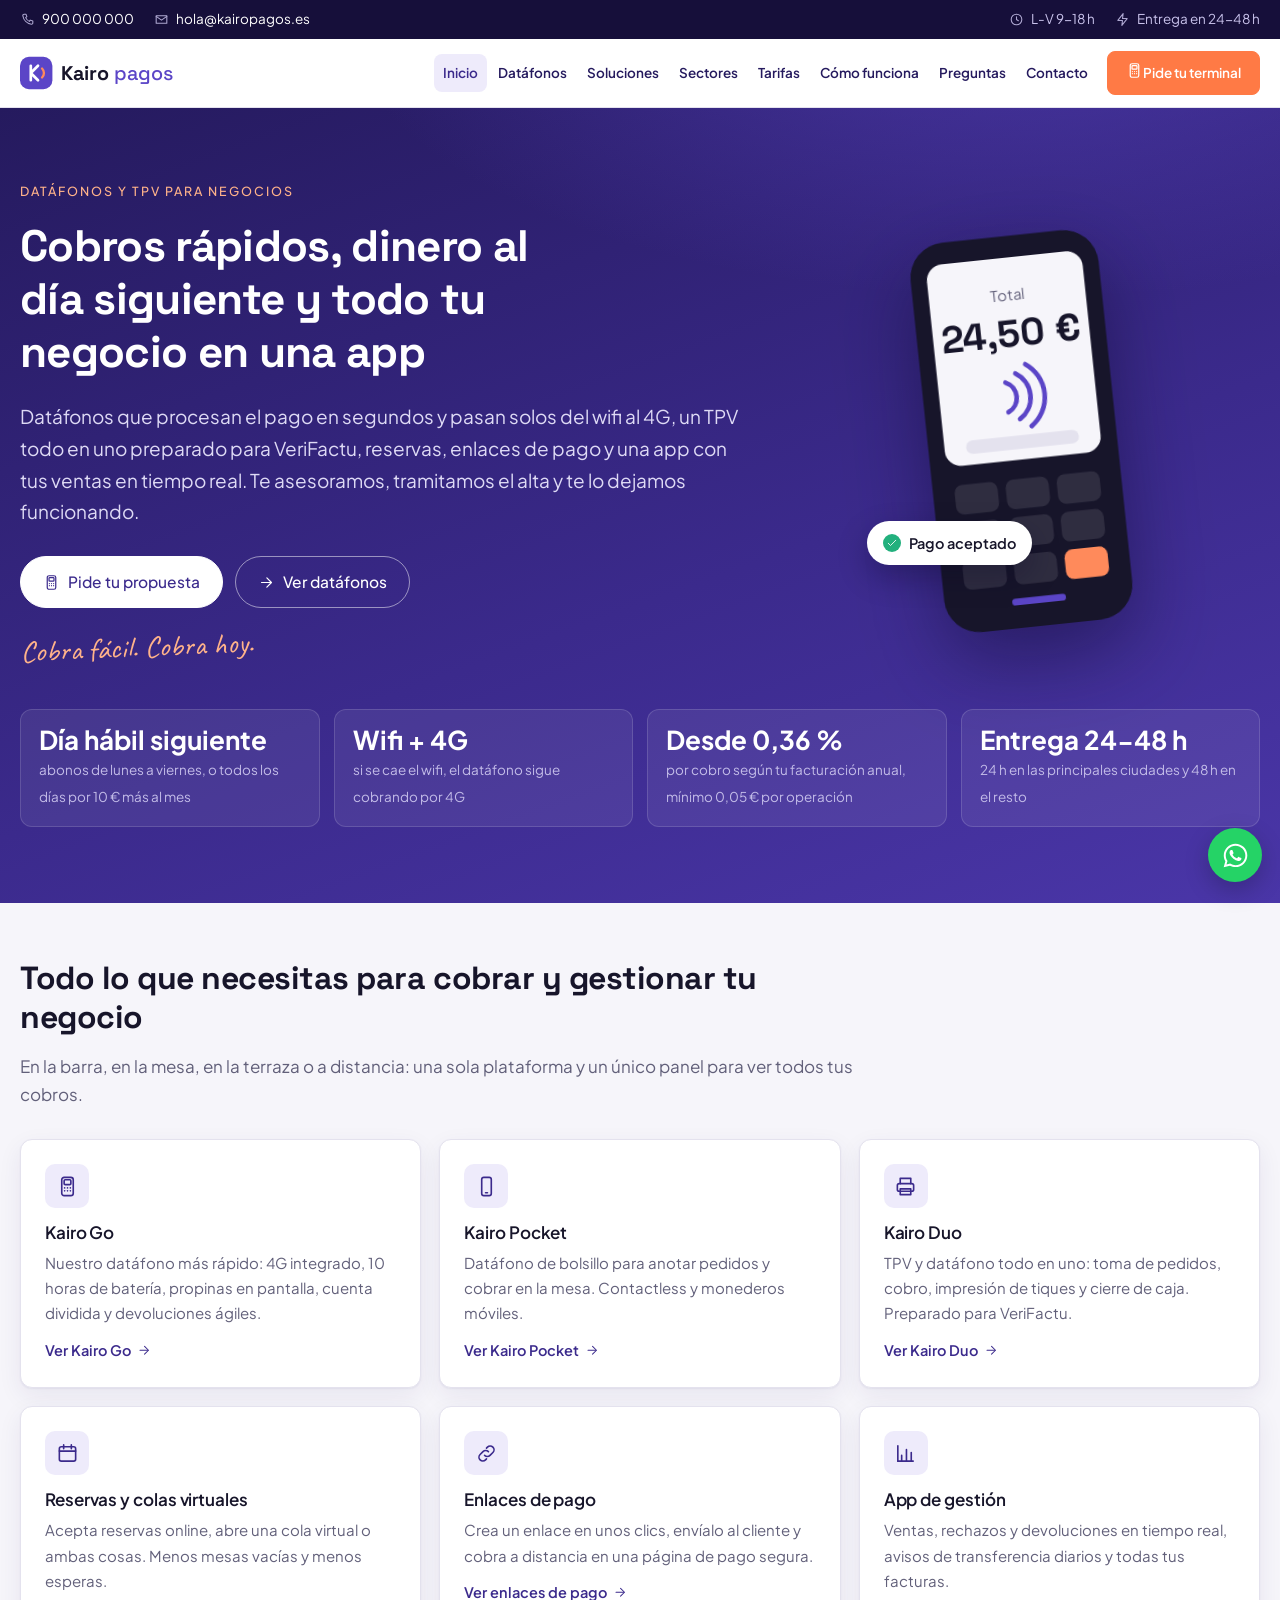
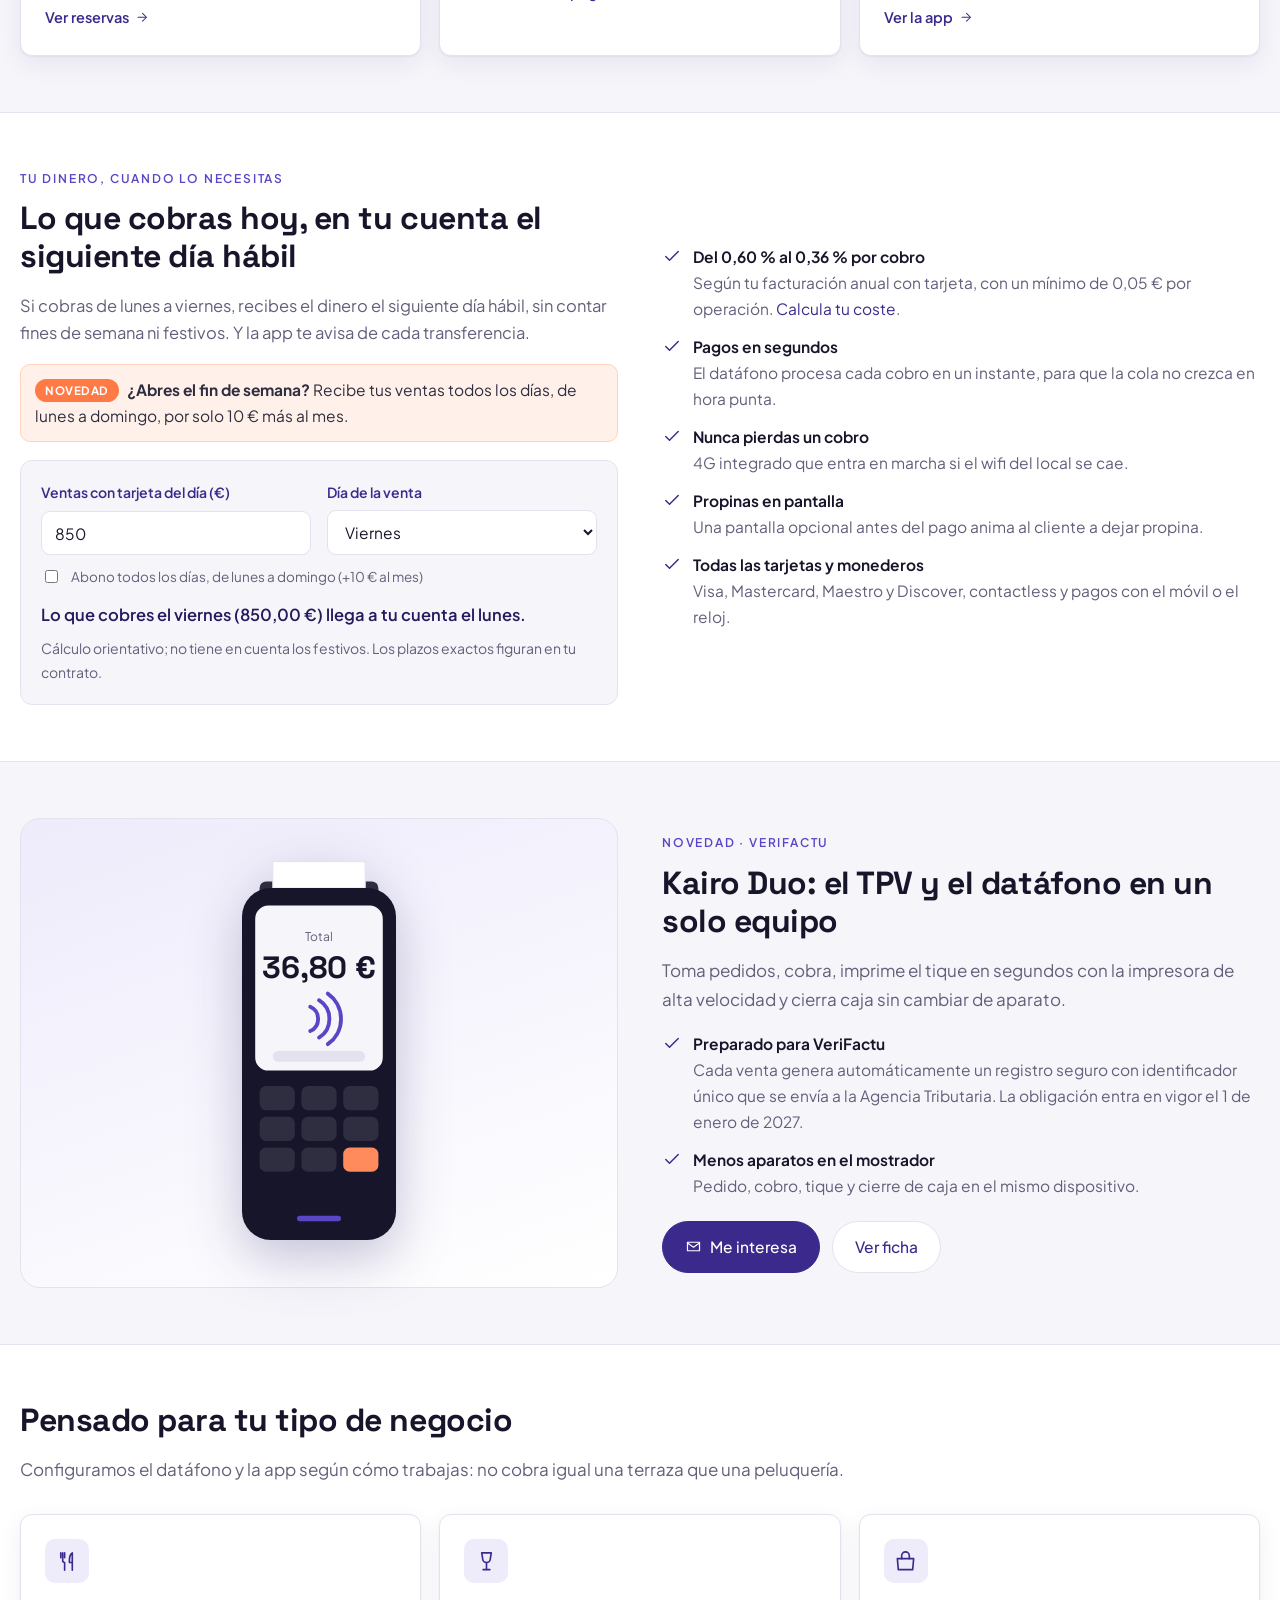
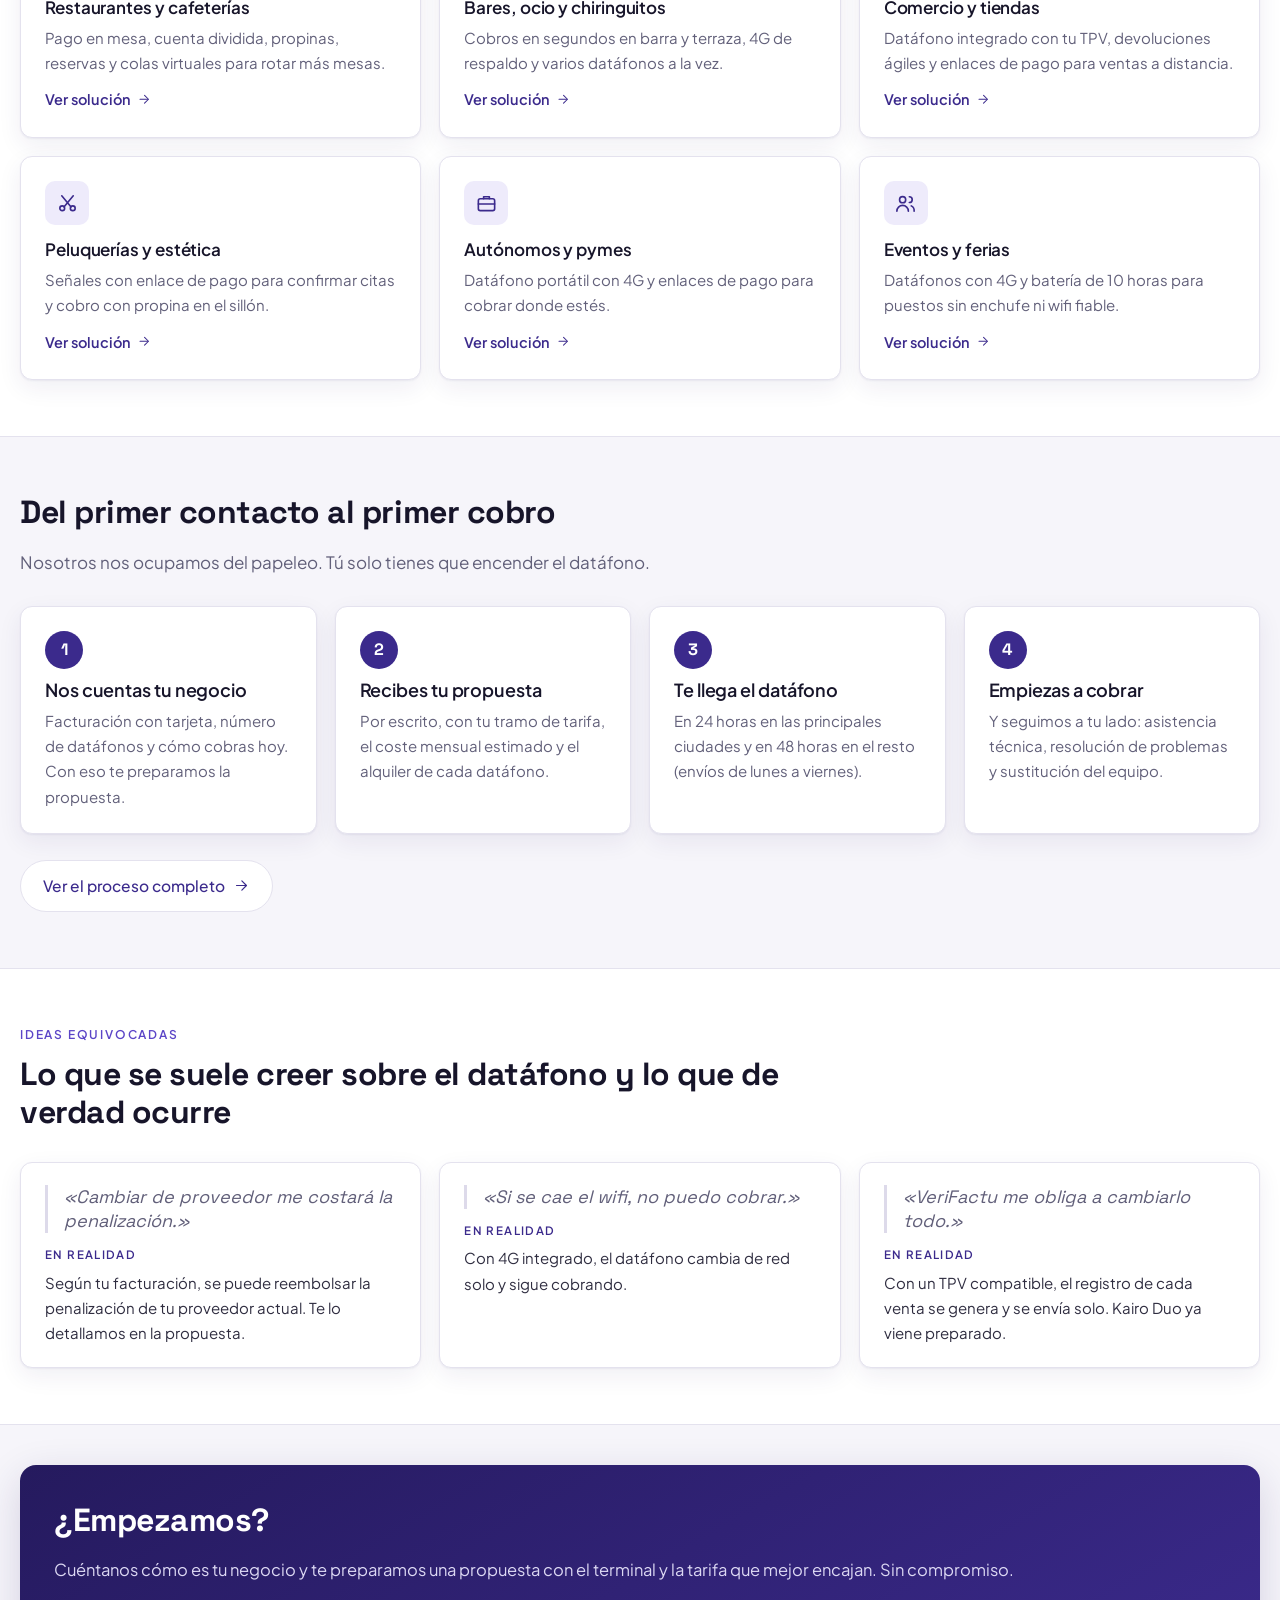
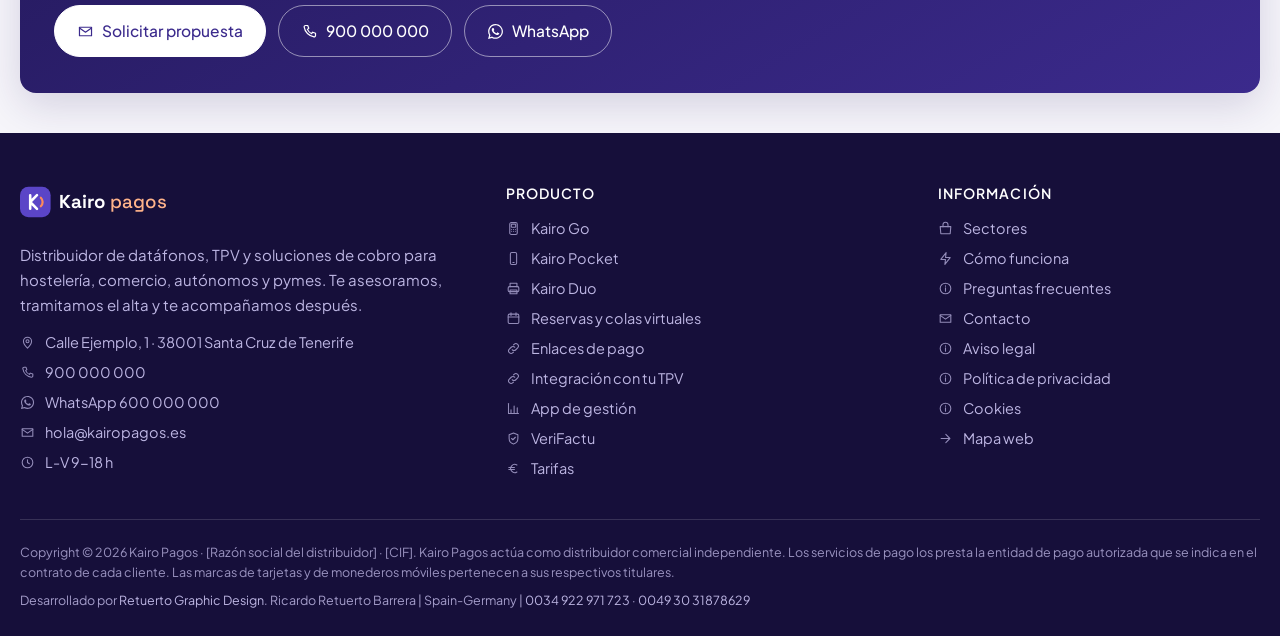
<file: index.html>
<!DOCTYPE html>
<html lang="es">
<head>
<meta charset="utf-8">
<meta name="viewport" content="width=device-width, initial-scale=1">
<title>Kairo Pagos</title>
<meta name="description" content="Datáfonos rápidos con 4G, TPV todo en uno preparado para VeriFactu, reservas, enlaces de pago y app en tiempo real. Dinero al siguiente día hábil.">
<meta property="og:title" content="Kairo Pagos">
<meta property="og:description" content="Datáfonos rápidos con 4G, TPV todo en uno preparado para VeriFactu, reservas, enlaces de pago y app en tiempo real. Dinero al siguiente día hábil.">
<meta property="og:type" content="website">
<link rel="canonical" href="https://retuertographic.github.io/Djo/">
<link rel="preconnect" href="https://fonts.googleapis.com">
<link rel="preconnect" href="https://fonts.gstatic.com" crossorigin>
<link href="https://fonts.googleapis.com/css2?family=Plus+Jakarta+Sans:wght@400;500;600;700&family=Space+Grotesk:wght@500;600;700&family=Caveat:wght@600&display=swap" rel="stylesheet">
<link rel="stylesheet" href="assets/styles.css">
<link rel="icon" href="assets/favicon.svg" type="image/svg+xml">
<meta name="theme-color" content="#3B2A8C">
</head>
<body>
<div class="topbar"><div class="wrap">
  <div class="tb-items">
    <span><svg viewBox="0 0 24 24" fill="none" stroke="currentColor" stroke-width="1.7" stroke-linecap="round" stroke-linejoin="round" aria-hidden="true"><path d="M6.5 3.5h3l1.5 4-2 1.5a12 12 0 0 0 6 6l1.5-2 4 1.5v3a2 2 0 0 1-2.2 2A16.5 16.5 0 0 1 4.5 5.7 2 2 0 0 1 6.5 3.5Z"/></svg><a href="tel:+34900000000">900 000 000</a></span>
    <span><svg viewBox="0 0 24 24" fill="none" stroke="currentColor" stroke-width="1.7" stroke-linecap="round" stroke-linejoin="round" aria-hidden="true"><path d="M3.5 6h17v12h-17z"/><path d="m3.5 7 8.5 6 8.5-6"/></svg><a href="mailto:hola@kairopagos.es">hola@kairopagos.es</a></span>
  </div>
  <div class="tb-items">
    <span><svg viewBox="0 0 24 24" fill="none" stroke="currentColor" stroke-width="1.7" stroke-linecap="round" stroke-linejoin="round" aria-hidden="true"><circle cx="12" cy="12" r="8.5"/><path d="M12 7.5V12l3 2"/></svg>L-V 9-18 h</span>
    <span><svg viewBox="0 0 24 24" fill="none" stroke="currentColor" stroke-width="1.7" stroke-linecap="round" stroke-linejoin="round" aria-hidden="true"><path d="M13 2.5 4.5 13.5H12l-1 8 8.5-11H12z"/></svg>Entrega en 24-48 h</span>
  </div>
</div></div>

<header class="site-header"><div class="wrap">
  <a class="brand" href="index.html"><svg class="logo" viewBox="0 0 190 40" role="img" aria-label="Kairo Pagos"><rect x="0" y="2" width="36" height="36" rx="10" fill="#5B45C7"/><path d="M12 12v16M12 20l8-8M12 20l8 8" stroke="#fff" stroke-width="3" fill="none" stroke-linecap="round" stroke-linejoin="round"/><path d="M24.5 15a7 7 0 0 1 0 10" stroke="#FF8A5B" stroke-width="2.6" fill="none" stroke-linecap="round"/><text x="46" y="27.5" font-family="Space Grotesk, Arial, sans-serif" font-size="22" font-weight="700" fill="#17152A">Kairo<tspan fill="#5B45C7" font-weight="500"> pagos</tspan></text></svg></a>
  <button class="nav-toggle" id="navToggle" aria-expanded="false" aria-controls="mainNav" aria-label="Abrir menú"><svg viewBox="0 0 24 24" fill="none" stroke="currentColor" stroke-width="1.7" stroke-linecap="round" stroke-linejoin="round" aria-hidden="true"><path d="M4 7h16M4 12h16M4 17h16"/></svg></button>
  <nav class="main-nav" id="mainNav" aria-label="Navegación principal">
    <ul>
      <li><a href="index.html" class="active">Inicio</a></li><li><a href="terminales.html">Datáfonos</a></li><li><a href="soluciones.html">Soluciones</a></li><li><a href="sectores.html">Sectores</a></li><li><a href="tarifas.html">Tarifas</a></li><li><a href="como-funciona.html">Cómo funciona</a></li><li><a href="preguntas-frecuentes.html">Preguntas</a></li><li><a href="contacto.html">Contacto</a></li>
      <li class="nav-mas" hidden>
        <button type="button" aria-expanded="false" aria-haspopup="true">Más <svg viewBox="0 0 24 24" fill="none" stroke="currentColor" stroke-width="1.7" stroke-linecap="round" stroke-linejoin="round" aria-hidden="true"><path d="m6.5 9.5 5.5 5 5.5-5"/></svg></button>
        <ul class="nav-drop"></ul>
      </li>
      <li class="cta"><a class="btn btn-primary" href="contacto.html"><svg viewBox="0 0 24 24" fill="none" stroke="currentColor" stroke-width="1.7" stroke-linecap="round" stroke-linejoin="round" aria-hidden="true"><rect x="6" y="2.5" width="12" height="19" rx="2.5"/><rect x="8.5" y="5" width="7" height="5" rx="1"/><path d="M9 13.5h.01M12 13.5h.01M15 13.5h.01M9 16.5h.01M12 16.5h.01M15 16.5h.01"/></svg>Pide tu terminal</a></li>
    </ul>
  </nav>
</div></header>

<main>

<div class="hero"><div class="wrap hero-grid">
  <div>
    <span class="eyebrow">Datáfonos y TPV para negocios</span>
    <h1>Cobros rápidos, dinero al día siguiente y todo tu negocio en una app</h1>
    <p class="lead">Datáfonos que procesan el pago en segundos y pasan solos del wifi al 4G, un TPV todo en uno preparado para VeriFactu, reservas, enlaces de pago y una app con tus ventas en tiempo real. Te asesoramos, tramitamos el alta y te lo dejamos funcionando.</p>
    <div class="actions">
      <a class="btn btn-primary" href="contacto.html"><svg viewBox="0 0 24 24" fill="none" stroke="currentColor" stroke-width="1.7" stroke-linecap="round" stroke-linejoin="round" aria-hidden="true"><rect x="6" y="2.5" width="12" height="19" rx="2.5"/><rect x="8.5" y="5" width="7" height="5" rx="1"/><path d="M9 13.5h.01M12 13.5h.01M15 13.5h.01M9 16.5h.01M12 16.5h.01M15 16.5h.01"/></svg>Pide tu propuesta</a>
      <a class="btn btn-line" href="terminales.html"><svg viewBox="0 0 24 24" fill="none" stroke="currentColor" stroke-width="1.7" stroke-linecap="round" stroke-linejoin="round" aria-hidden="true"><path d="M5 12h13"/><path d="m12.5 5.5 6.5 6.5-6.5 6.5"/></svg>Ver datáfonos</a>
    </div>
    <span class="respaldo">Cobra fácil. Cobra hoy.</span>
  </div>
  <div class="hero-device"><svg class="device" viewBox="0 -20 200 330" aria-hidden="true">
  
  <rect x="30" y="10" width="140" height="290" rx="26" fill="#17152A"/>
  <rect x="42" y="26" width="116" height="150" rx="12" fill="#F6F5FA"/>
  <text x="100" y="58" text-anchor="middle" font-family="Plus Jakarta Sans, Arial" font-size="11" fill="#62607A">Total</text>
  <text x="100" y="92" text-anchor="middle" font-family="Space Grotesk, Arial" font-size="28" font-weight="700" fill="#17152A">24,50 €</text>
  <path d="M92 118a12 12 0 0 1 0 22M100 112a20 20 0 0 1 0 34M108 106a28 28 0 0 1 0 46" stroke="#5B45C7" stroke-width="3.5" fill="none" stroke-linecap="round"/>
  <rect x="58" y="158" width="84" height="10" rx="5" fill="#E4E2EE"/>
  <g fill="#2F2D40">
    <rect x="46" y="190" width="32" height="22" rx="6"/><rect x="84" y="190" width="32" height="22" rx="6"/><rect x="122" y="190" width="32" height="22" rx="6"/>
    <rect x="46" y="218" width="32" height="22" rx="6"/><rect x="84" y="218" width="32" height="22" rx="6"/><rect x="122" y="218" width="32" height="22" rx="6"/>
    <rect x="46" y="246" width="32" height="22" rx="6"/><rect x="84" y="246" width="32" height="22" rx="6"/><rect x="122" y="246" width="32" height="22" rx="6" fill="#FF8A5B"/>
  </g>
  <rect x="80" y="278" width="40" height="5" rx="2.5" fill="#5B45C7"/>
</svg><span class="burbuja"><svg viewBox="0 0 24 24" fill="none" stroke="currentColor" stroke-width="1.7" stroke-linecap="round" stroke-linejoin="round" aria-hidden="true"><path d="m4.5 12.5 4.5 4.5 10.5-10.5"/></svg>Pago aceptado</span></div>
</div>
<div class="wrap"><div class="hero-stats">
    <div><b>Día hábil siguiente</b><span>abonos de lunes a viernes, o todos los días por 10 € más al mes</span></div>
    <div><b>Wifi + 4G</b><span>si se cae el wifi, el datáfono sigue cobrando por 4G</span></div>
    <div><b>Desde 0,36 %</b><span>por cobro según tu facturación anual, mínimo 0,05 € por operación</span></div>
    <div><b>Entrega 24-48 h</b><span>24 h en las principales ciudades y 48 h en el resto</span></div>
</div></div></div>

<section><div class="wrap">
  <div class="section-head">
    <h2>Todo lo que necesitas para cobrar y gestionar tu negocio</h2>
    <p>En la barra, en la mesa, en la terraza o a distancia: una sola plataforma y un único panel para ver todos tus cobros.</p>
  </div>
  <div class="grid g3 g3-fijo">
    <a class="card prod" href="terminales.html#go"><span class="ico"><svg viewBox="0 0 24 24" fill="none" stroke="currentColor" stroke-width="1.7" stroke-linecap="round" stroke-linejoin="round" aria-hidden="true"><rect x="6" y="2.5" width="12" height="19" rx="2.5"/><rect x="8.5" y="5" width="7" height="5" rx="1"/><path d="M9 13.5h.01M12 13.5h.01M15 13.5h.01M9 16.5h.01M12 16.5h.01M15 16.5h.01"/></svg></span><h3>Kairo Go</h3><p>Nuestro datáfono más rápido: 4G integrado, 10 horas de batería, propinas en pantalla, cuenta dividida y devoluciones ágiles.</p><span class="more">Ver Kairo Go <svg viewBox="0 0 24 24" fill="none" stroke="currentColor" stroke-width="1.7" stroke-linecap="round" stroke-linejoin="round" aria-hidden="true"><path d="M5 12h13"/><path d="m12.5 5.5 6.5 6.5-6.5 6.5"/></svg></span></a>
    <a class="card prod" href="terminales.html#pocket"><span class="ico"><svg viewBox="0 0 24 24" fill="none" stroke="currentColor" stroke-width="1.7" stroke-linecap="round" stroke-linejoin="round" aria-hidden="true"><rect x="7" y="2.5" width="10" height="19" rx="2.2"/><path d="M11 18.5h2"/></svg></span><h3>Kairo Pocket</h3><p>Datáfono de bolsillo para anotar pedidos y cobrar en la mesa. Contactless y monederos móviles.</p><span class="more">Ver Kairo Pocket <svg viewBox="0 0 24 24" fill="none" stroke="currentColor" stroke-width="1.7" stroke-linecap="round" stroke-linejoin="round" aria-hidden="true"><path d="M5 12h13"/><path d="m12.5 5.5 6.5 6.5-6.5 6.5"/></svg></span></a>
    <a class="card prod" href="terminales.html#duo"><span class="ico"><svg viewBox="0 0 24 24" fill="none" stroke="currentColor" stroke-width="1.7" stroke-linecap="round" stroke-linejoin="round" aria-hidden="true"><path d="M6.5 9V3.5h11V9"/><rect x="3.5" y="9" width="17" height="8" rx="2"/><path d="M6.5 14.5h11v6h-11z"/></svg></span><h3>Kairo Duo</h3><p>TPV y datáfono todo en uno: toma de pedidos, cobro, impresión de tiques y cierre de caja. Preparado para VeriFactu.</p><span class="more">Ver Kairo Duo <svg viewBox="0 0 24 24" fill="none" stroke="currentColor" stroke-width="1.7" stroke-linecap="round" stroke-linejoin="round" aria-hidden="true"><path d="M5 12h13"/><path d="m12.5 5.5 6.5 6.5-6.5 6.5"/></svg></span></a>
    <a class="card prod" href="soluciones.html#reservas"><span class="ico"><svg viewBox="0 0 24 24" fill="none" stroke="currentColor" stroke-width="1.7" stroke-linecap="round" stroke-linejoin="round" aria-hidden="true"><rect x="3.5" y="5" width="17" height="15" rx="2"/><path d="M3.5 9.5h17M8 3v4M16 3v4"/></svg></span><h3>Reservas y colas virtuales</h3><p>Acepta reservas online, abre una cola virtual o ambas cosas. Menos mesas vacías y menos esperas.</p><span class="more">Ver reservas <svg viewBox="0 0 24 24" fill="none" stroke="currentColor" stroke-width="1.7" stroke-linecap="round" stroke-linejoin="round" aria-hidden="true"><path d="M5 12h13"/><path d="m12.5 5.5 6.5 6.5-6.5 6.5"/></svg></span></a>
    <a class="card prod" href="soluciones.html#enlaces"><span class="ico"><svg viewBox="0 0 24 24" fill="none" stroke="currentColor" stroke-width="1.7" stroke-linecap="round" stroke-linejoin="round" aria-hidden="true"><path d="M10 14a4 4 0 0 0 5.66 0l3-3a4 4 0 0 0-5.66-5.66l-1 1"/><path d="M14 10a4 4 0 0 0-5.66 0l-3 3a4 4 0 0 0 5.66 5.66l1-1"/></svg></span><h3>Enlaces de pago</h3><p>Crea un enlace en unos clics, envíalo al cliente y cobra a distancia en una página de pago segura.</p><span class="more">Ver enlaces de pago <svg viewBox="0 0 24 24" fill="none" stroke="currentColor" stroke-width="1.7" stroke-linecap="round" stroke-linejoin="round" aria-hidden="true"><path d="M5 12h13"/><path d="m12.5 5.5 6.5 6.5-6.5 6.5"/></svg></span></a>
    <a class="card prod" href="soluciones.html#app"><span class="ico"><svg viewBox="0 0 24 24" fill="none" stroke="currentColor" stroke-width="1.7" stroke-linecap="round" stroke-linejoin="round" aria-hidden="true"><path d="M4 20V4"/><path d="M4 20h16"/><path d="M8 20v-6M13 20V8M18 20v-9"/></svg></span><h3>App de gestión</h3><p>Ventas, rechazos y devoluciones en tiempo real, avisos de transferencia diarios y todas tus facturas.</p><span class="more">Ver la app <svg viewBox="0 0 24 24" fill="none" stroke="currentColor" stroke-width="1.7" stroke-linecap="round" stroke-linejoin="round" aria-hidden="true"><path d="M5 12h13"/><path d="m12.5 5.5 6.5 6.5-6.5 6.5"/></svg></span></a>
  </div>
</div></section>

<section class="alt"><div class="wrap">
  <div class="grid g2" style="align-items:center;gap:44px">
    <div>
      <span class="eyebrow-dark">Tu dinero, cuando lo necesitas</span>
      <h2>Lo que cobras hoy, en tu cuenta el siguiente día hábil</h2>
      <p style="color:var(--muted)">Si cobras de lunes a viernes, recibes el dinero el siguiente día hábil, sin contar fines de semana ni festivos. Y la app te avisa de cada transferencia.</p>
      <p class="novedad"><span class="plan-tag-in">Novedad</span><b>¿Abres el fin de semana?</b> Recibe tus ventas todos los días, de lunes a domingo, por solo 10 € más al mes.</p>
      <div class="calc" id="calcLiq">
        <div class="row2">
          <div class="field"><label for="imp">Ventas con tarjeta del día (€)</label><input id="imp" name="importe" inputmode="decimal" value="850"></div>
          <div class="field"><label for="dia">Día de la venta</label>
            <select id="dia" name="dia"><option value="1">Lunes</option><option value="2">Martes</option><option value="3">Miércoles</option><option value="4">Jueves</option><option value="5" selected>Viernes</option><option value="6">Sábado</option><option value="0">Domingo</option></select>
          </div>
        </div>
        <label class="consent" style="margin-top:12px"><input type="checkbox" name="diario"> <span>Abono todos los días, de lunes a domingo (+10 € al mes)</span></label>
        <p class="calc-out" data-salida aria-live="polite"></p>
        <p class="note-inline">Cálculo orientativo; no tiene en cuenta los festivos. Los plazos exactos figuran en tu contrato.</p>
      </div>
    </div>
    <ul class="checks"><li><svg viewBox="0 0 24 24" fill="none" stroke="currentColor" stroke-width="1.7" stroke-linecap="round" stroke-linejoin="round" aria-hidden="true"><path d="m4.5 12.5 4.5 4.5 10.5-10.5"/></svg><span><b>Del 0,60 % al 0,36 % por cobro</b>Según tu facturación anual con tarjeta, con un mínimo de 0,05 € por operación. <a href='tarifas.html#simulador'>Calcula tu coste</a>.</span></li><li><svg viewBox="0 0 24 24" fill="none" stroke="currentColor" stroke-width="1.7" stroke-linecap="round" stroke-linejoin="round" aria-hidden="true"><path d="m4.5 12.5 4.5 4.5 10.5-10.5"/></svg><span><b>Pagos en segundos</b>El datáfono procesa cada cobro en un instante, para que la cola no crezca en hora punta.</span></li><li><svg viewBox="0 0 24 24" fill="none" stroke="currentColor" stroke-width="1.7" stroke-linecap="round" stroke-linejoin="round" aria-hidden="true"><path d="m4.5 12.5 4.5 4.5 10.5-10.5"/></svg><span><b>Nunca pierdas un cobro</b>4G integrado que entra en marcha si el wifi del local se cae.</span></li><li><svg viewBox="0 0 24 24" fill="none" stroke="currentColor" stroke-width="1.7" stroke-linecap="round" stroke-linejoin="round" aria-hidden="true"><path d="m4.5 12.5 4.5 4.5 10.5-10.5"/></svg><span><b>Propinas en pantalla</b>Una pantalla opcional antes del pago anima al cliente a dejar propina.</span></li><li><svg viewBox="0 0 24 24" fill="none" stroke="currentColor" stroke-width="1.7" stroke-linecap="round" stroke-linejoin="round" aria-hidden="true"><path d="m4.5 12.5 4.5 4.5 10.5-10.5"/></svg><span><b>Todas las tarjetas y monederos</b>Visa, Mastercard, Maestro y Discover, contactless y pagos con el móvil o el reloj.</span></li></ul>
  </div>
</div></section>

<section><div class="wrap">
  <div class="grid g2" style="align-items:center;gap:44px">
    <div class="ficha-img"><svg class="device" viewBox="0 -20 200 360" aria-hidden="true">
  <rect x="46" y="4" width="108" height="26" rx="6" fill="#2F2D40"/><rect x="58" y="-14" width="84" height="24" fill="#fff" stroke="#E4E2EE"/>
  <rect x="30" y="10" width="140" height="320" rx="26" fill="#17152A"/>
  <rect x="42" y="26" width="116" height="150" rx="12" fill="#F6F5FA"/>
  <text x="100" y="58" text-anchor="middle" font-family="Plus Jakarta Sans, Arial" font-size="11" fill="#62607A">Total</text>
  <text x="100" y="92" text-anchor="middle" font-family="Space Grotesk, Arial" font-size="28" font-weight="700" fill="#17152A">36,80 €</text>
  <path d="M92 118a12 12 0 0 1 0 22M100 112a20 20 0 0 1 0 34M108 106a28 28 0 0 1 0 46" stroke="#5B45C7" stroke-width="3.5" fill="none" stroke-linecap="round"/>
  <rect x="58" y="158" width="84" height="10" rx="5" fill="#E4E2EE"/>
  <g fill="#2F2D40">
    <rect x="46" y="190" width="32" height="22" rx="6"/><rect x="84" y="190" width="32" height="22" rx="6"/><rect x="122" y="190" width="32" height="22" rx="6"/>
    <rect x="46" y="218" width="32" height="22" rx="6"/><rect x="84" y="218" width="32" height="22" rx="6"/><rect x="122" y="218" width="32" height="22" rx="6"/>
    <rect x="46" y="246" width="32" height="22" rx="6"/><rect x="84" y="246" width="32" height="22" rx="6"/><rect x="122" y="246" width="32" height="22" rx="6" fill="#FF8A5B"/>
  </g>
  <rect x="80" y="308" width="40" height="5" rx="2.5" fill="#5B45C7"/>
</svg></div>
    <div>
      <span class="eyebrow-dark">Novedad · VeriFactu</span>
      <h2>Kairo Duo: el TPV y el datáfono en un solo equipo</h2>
      <p class="entradilla">Toma pedidos, cobra, imprime el tique en segundos con la impresora de alta velocidad y cierra caja sin cambiar de aparato.</p>
      <ul class="checks"><li><svg viewBox="0 0 24 24" fill="none" stroke="currentColor" stroke-width="1.7" stroke-linecap="round" stroke-linejoin="round" aria-hidden="true"><path d="m4.5 12.5 4.5 4.5 10.5-10.5"/></svg><span><b>Preparado para VeriFactu</b>Cada venta genera automáticamente un registro seguro con identificador único que se envía a la Agencia Tributaria. La obligación entra en vigor el 1 de enero de 2027.</span></li><li><svg viewBox="0 0 24 24" fill="none" stroke="currentColor" stroke-width="1.7" stroke-linecap="round" stroke-linejoin="round" aria-hidden="true"><path d="m4.5 12.5 4.5 4.5 10.5-10.5"/></svg><span><b>Menos aparatos en el mostrador</b>Pedido, cobro, tique y cierre de caja en el mismo dispositivo.</span></li></ul>
      <div class="btn-par" style="margin-top:22px"><a class="btn btn-primary" href="contacto.html?interes=Kairo%20Duo"><svg viewBox="0 0 24 24" fill="none" stroke="currentColor" stroke-width="1.7" stroke-linecap="round" stroke-linejoin="round" aria-hidden="true"><path d="M3.5 6h17v12h-17z"/><path d="m3.5 7 8.5 6 8.5-6"/></svg>Me interesa</a><a class="btn btn-ghost" href="terminales.html#duo">Ver ficha</a></div>
    </div>
  </div>
</div></section>

<section class="alt"><div class="wrap">
  <div class="section-head">
    <h2>Pensado para tu tipo de negocio</h2>
    <p>Configuramos el datáfono y la app según cómo trabajas: no cobra igual una terraza que una peluquería.</p>
  </div>
  <div class="grid g3 g3-fijo">
    <a class="card prod" href="sectores.html#restauracion"><span class="ico"><svg viewBox="0 0 24 24" fill="none" stroke="currentColor" stroke-width="1.7" stroke-linecap="round" stroke-linejoin="round" aria-hidden="true"><path d="M7 3v8a2 2 0 0 0 2 2v8M5 3v5M9 3v5"/><path d="M17 21V3c-2 1.5-3 4-3 7v3h3"/></svg></span><h3>Restaurantes y cafeterías</h3><p>Pago en mesa, cuenta dividida, propinas, reservas y colas virtuales para rotar más mesas.</p><span class="more">Ver solución <svg viewBox="0 0 24 24" fill="none" stroke="currentColor" stroke-width="1.7" stroke-linecap="round" stroke-linejoin="round" aria-hidden="true"><path d="M5 12h13"/><path d="m12.5 5.5 6.5 6.5-6.5 6.5"/></svg></span></a>
    <a class="card prod" href="sectores.html#bares"><span class="ico"><svg viewBox="0 0 24 24" fill="none" stroke="currentColor" stroke-width="1.7" stroke-linecap="round" stroke-linejoin="round" aria-hidden="true"><path d="M7 3h10l-1 6a4 4 0 0 1-8 0z"/><path d="M12 13v7M8.5 20.5h7"/></svg></span><h3>Bares, ocio y chiringuitos</h3><p>Cobros en segundos en barra y terraza, 4G de respaldo y varios datáfonos a la vez.</p><span class="more">Ver solución <svg viewBox="0 0 24 24" fill="none" stroke="currentColor" stroke-width="1.7" stroke-linecap="round" stroke-linejoin="round" aria-hidden="true"><path d="M5 12h13"/><path d="m12.5 5.5 6.5 6.5-6.5 6.5"/></svg></span></a>
    <a class="card prod" href="sectores.html#comercio"><span class="ico"><svg viewBox="0 0 24 24" fill="none" stroke="currentColor" stroke-width="1.7" stroke-linecap="round" stroke-linejoin="round" aria-hidden="true"><path d="M3.5 9h17l-1 11.5h-15z"/><path d="M8 9V6a4 4 0 0 1 8 0v3"/></svg></span><h3>Comercio y tiendas</h3><p>Datáfono integrado con tu TPV, devoluciones ágiles y enlaces de pago para ventas a distancia.</p><span class="more">Ver solución <svg viewBox="0 0 24 24" fill="none" stroke="currentColor" stroke-width="1.7" stroke-linecap="round" stroke-linejoin="round" aria-hidden="true"><path d="M5 12h13"/><path d="m12.5 5.5 6.5 6.5-6.5 6.5"/></svg></span></a>
    <a class="card prod" href="sectores.html#belleza"><span class="ico"><svg viewBox="0 0 24 24" fill="none" stroke="currentColor" stroke-width="1.7" stroke-linecap="round" stroke-linejoin="round" aria-hidden="true"><circle cx="6.5" cy="17" r="2.5"/><circle cx="17.5" cy="17" r="2.5"/><path d="M8.5 15.5 18 4M15.5 15.5 6 4"/></svg></span><h3>Peluquerías y estética</h3><p>Señales con enlace de pago para confirmar citas y cobro con propina en el sillón.</p><span class="more">Ver solución <svg viewBox="0 0 24 24" fill="none" stroke="currentColor" stroke-width="1.7" stroke-linecap="round" stroke-linejoin="round" aria-hidden="true"><path d="M5 12h13"/><path d="m12.5 5.5 6.5 6.5-6.5 6.5"/></svg></span></a>
    <a class="card prod" href="sectores.html#servicios"><span class="ico"><svg viewBox="0 0 24 24" fill="none" stroke="currentColor" stroke-width="1.7" stroke-linecap="round" stroke-linejoin="round" aria-hidden="true"><rect x="3.5" y="7" width="17" height="12.5" rx="2"/><path d="M9 7V5h6v2M3.5 12.5h17"/></svg></span><h3>Autónomos y pymes</h3><p>Datáfono portátil con 4G y enlaces de pago para cobrar donde estés.</p><span class="more">Ver solución <svg viewBox="0 0 24 24" fill="none" stroke="currentColor" stroke-width="1.7" stroke-linecap="round" stroke-linejoin="round" aria-hidden="true"><path d="M5 12h13"/><path d="m12.5 5.5 6.5 6.5-6.5 6.5"/></svg></span></a>
    <a class="card prod" href="sectores.html#eventos"><span class="ico"><svg viewBox="0 0 24 24" fill="none" stroke="currentColor" stroke-width="1.7" stroke-linecap="round" stroke-linejoin="round" aria-hidden="true"><circle cx="9" cy="8" r="3.2"/><path d="M3 20a6 6 0 0 1 12 0"/><path d="M16 5a3 3 0 0 1 0 6M18 14.5a5.5 5.5 0 0 1 3 5.5"/></svg></span><h3>Eventos y ferias</h3><p>Datáfonos con 4G y batería de 10 horas para puestos sin enchufe ni wifi fiable.</p><span class="more">Ver solución <svg viewBox="0 0 24 24" fill="none" stroke="currentColor" stroke-width="1.7" stroke-linecap="round" stroke-linejoin="round" aria-hidden="true"><path d="M5 12h13"/><path d="m12.5 5.5 6.5 6.5-6.5 6.5"/></svg></span></a>
  </div>
</div></section>

<section><div class="wrap">
  <div class="section-head">
    <h2>Del primer contacto al primer cobro</h2>
    <p>Nosotros nos ocupamos del papeleo. Tú solo tienes que encender el datáfono.</p>
  </div>
  <ol class="pasos">
    <li><span class="paso-n">1</span><h3>Nos cuentas tu negocio</h3><p>Facturación con tarjeta, número de datáfonos y cómo cobras hoy. Con eso te preparamos la propuesta.</p></li>
    <li><span class="paso-n">2</span><h3>Recibes tu propuesta</h3><p>Por escrito, con tu tramo de tarifa, el coste mensual estimado y el alquiler de cada datáfono.</p></li>
    <li><span class="paso-n">3</span><h3>Te llega el datáfono</h3><p>En 24 horas en las principales ciudades y en 48 horas en el resto (envíos de lunes a viernes).</p></li>
    <li><span class="paso-n">4</span><h3>Empiezas a cobrar</h3><p>Y seguimos a tu lado: asistencia técnica, resolución de problemas y sustitución del equipo.</p></li>
  </ol>
  <div style="margin-top:26px"><a class="btn btn-ghost" href="como-funciona.html">Ver el proceso completo <svg viewBox="0 0 24 24" fill="none" stroke="currentColor" stroke-width="1.7" stroke-linecap="round" stroke-linejoin="round" aria-hidden="true"><path d="M5 12h13"/><path d="m12.5 5.5 6.5 6.5-6.5 6.5"/></svg></a></div>
</div></section>

<section class="alt"><div class="wrap">
  <div class="section-head">
    <span class="eyebrow-dark">Ideas equivocadas</span>
    <h2>Lo que se suele creer sobre el datáfono y lo que de verdad ocurre</h2>
  </div>
  <div class="grid g3">
    <div class="mito"><p class="mito-falso">«Cambiar de proveedor me costará la penalización.»</p><p class="mito-real">Según tu facturación, se puede reembolsar la penalización de tu proveedor actual. Te lo detallamos en la propuesta.</p></div>
    <div class="mito"><p class="mito-falso">«Si se cae el wifi, no puedo cobrar.»</p><p class="mito-real">Con 4G integrado, el datáfono cambia de red solo y sigue cobrando.</p></div>
    <div class="mito"><p class="mito-falso">«VeriFactu me obliga a cambiarlo todo.»</p><p class="mito-real">Con un TPV compatible, el registro de cada venta se genera y se envía solo. Kairo Duo ya viene preparado.</p></div>
  </div>
</div></section>

<section class="tight"><div class="wrap"><div class="panel">
  <h2>¿Empezamos?</h2>
  <p>Cuéntanos cómo es tu negocio y te preparamos una propuesta con el terminal y la tarifa que mejor encajan. Sin compromiso.</p>
  <div class="actions">
    <a class="btn btn-primary" href="contacto.html"><svg viewBox="0 0 24 24" fill="none" stroke="currentColor" stroke-width="1.7" stroke-linecap="round" stroke-linejoin="round" aria-hidden="true"><path d="M3.5 6h17v12h-17z"/><path d="m3.5 7 8.5 6 8.5-6"/></svg>Solicitar propuesta</a>
    <a class="btn btn-line" href="tel:+34900000000"><svg viewBox="0 0 24 24" fill="none" stroke="currentColor" stroke-width="1.7" stroke-linecap="round" stroke-linejoin="round" aria-hidden="true"><path d="M6.5 3.5h3l1.5 4-2 1.5a12 12 0 0 0 6 6l1.5-2 4 1.5v3a2 2 0 0 1-2.2 2A16.5 16.5 0 0 1 4.5 5.7 2 2 0 0 1 6.5 3.5Z"/></svg>900 000 000</a>
    <a class="btn btn-line" href="https://wa.me/34600000000" target="_blank" rel="noopener"><svg viewBox="0 0 448 512" fill="currentColor" aria-hidden="true"><path d="M380.9 97.1C339 55.1 283.2 32 223.9 32c-122.4 0-222 99.6-222 222 0 39.1 10.2 77.3 29.6 110.9L0 480l117.7-30.9c32.4 17.7 68.9 27 106.1 27h.1c122.3 0 224.1-99.6 224.1-222 0-59.3-25.2-115-67.1-157zm-157 341.6c-33.2 0-65.7-8.9-94-25.7l-6.7-4-69.8 18.3L72 359.2l-4.4-7c-18.5-29.4-28.2-63.3-28.2-98.2 0-101.7 82.8-184.5 184.6-184.5 49.3 0 95.6 19.2 130.4 54.1 34.8 34.9 56.2 81.2 56.1 130.5 0 101.8-84.9 184.6-186.6 184.6zm101.2-138.2c-5.5-2.8-32.8-16.2-37.9-18-5.1-1.9-8.8-2.8-12.5 2.8-3.7 5.6-14.3 18-17.6 21.8-3.2 3.7-6.5 4.2-12 1.4-32.6-16.3-54-29.1-75.5-66-5.7-9.8 5.7-9.1 16.3-30.3 1.8-3.7.9-6.9-.5-9.7-1.4-2.8-12.5-30.1-17.1-41.2-4.5-10.8-9.1-9.3-12.5-9.5-3.2-.2-6.9-.2-10.6-.2-3.7 0-9.7 1.4-14.8 6.9-5.1 5.6-19.4 19-19.4 46.3 0 27.3 19.9 53.7 22.6 57.4 2.8 3.7 39.1 59.7 94.8 83.8 35.2 15.2 49 16.5 66.6 13.9 10.7-1.6 32.8-13.4 37.4-26.4 4.6-13 4.6-24.1 3.2-26.4-1.3-2.5-5-3.9-10.5-6.6z"/></svg>WhatsApp</a>
  </div>
</div></div></section>

</main>
<footer class="site"><div class="wrap">
  <div class="foot-grid">
    <div>
      <a class="foot-brand" href="index.html"><svg class="logo" viewBox="0 0 190 40" role="img" aria-label="Kairo Pagos"><rect x="0" y="2" width="36" height="36" rx="10" fill="#5B45C7"/><path d="M12 12v16M12 20l8-8M12 20l8 8" stroke="#fff" stroke-width="3" fill="none" stroke-linecap="round" stroke-linejoin="round"/><path d="M24.5 15a7 7 0 0 1 0 10" stroke="#FF8A5B" stroke-width="2.6" fill="none" stroke-linecap="round"/><text x="46" y="27.5" font-family="Space Grotesk, Arial, sans-serif" font-size="22" font-weight="700" fill="#FFFFFF">Kairo<tspan fill="#FFB38A" font-weight="500"> pagos</tspan></text></svg></a>
      <p>Distribuidor de datáfonos, TPV y soluciones de cobro para hostelería, comercio, autónomos y pymes. Te asesoramos, tramitamos el alta y te acompañamos después.</p>
      <ul class="foot-links">
        <li><a href="contacto.html"><svg viewBox="0 0 24 24" fill="none" stroke="currentColor" stroke-width="1.7" stroke-linecap="round" stroke-linejoin="round" aria-hidden="true"><path d="M12 21s6.5-6 6.5-11a6.5 6.5 0 1 0-13 0C5.5 15 12 21 12 21Z"/><circle cx="12" cy="10" r="2.4"/></svg><span>Calle Ejemplo, 1 · 38001 Santa Cruz de Tenerife</span></a></li>
        <li><a href="tel:+34900000000"><svg viewBox="0 0 24 24" fill="none" stroke="currentColor" stroke-width="1.7" stroke-linecap="round" stroke-linejoin="round" aria-hidden="true"><path d="M6.5 3.5h3l1.5 4-2 1.5a12 12 0 0 0 6 6l1.5-2 4 1.5v3a2 2 0 0 1-2.2 2A16.5 16.5 0 0 1 4.5 5.7 2 2 0 0 1 6.5 3.5Z"/></svg><span>900 000 000</span></a></li>
        <li><a href="https://wa.me/34600000000" target="_blank" rel="noopener"><svg viewBox="0 0 448 512" fill="currentColor" aria-hidden="true"><path d="M380.9 97.1C339 55.1 283.2 32 223.9 32c-122.4 0-222 99.6-222 222 0 39.1 10.2 77.3 29.6 110.9L0 480l117.7-30.9c32.4 17.7 68.9 27 106.1 27h.1c122.3 0 224.1-99.6 224.1-222 0-59.3-25.2-115-67.1-157zm-157 341.6c-33.2 0-65.7-8.9-94-25.7l-6.7-4-69.8 18.3L72 359.2l-4.4-7c-18.5-29.4-28.2-63.3-28.2-98.2 0-101.7 82.8-184.5 184.6-184.5 49.3 0 95.6 19.2 130.4 54.1 34.8 34.9 56.2 81.2 56.1 130.5 0 101.8-84.9 184.6-186.6 184.6zm101.2-138.2c-5.5-2.8-32.8-16.2-37.9-18-5.1-1.9-8.8-2.8-12.5 2.8-3.7 5.6-14.3 18-17.6 21.8-3.2 3.7-6.5 4.2-12 1.4-32.6-16.3-54-29.1-75.5-66-5.7-9.8 5.7-9.1 16.3-30.3 1.8-3.7.9-6.9-.5-9.7-1.4-2.8-12.5-30.1-17.1-41.2-4.5-10.8-9.1-9.3-12.5-9.5-3.2-.2-6.9-.2-10.6-.2-3.7 0-9.7 1.4-14.8 6.9-5.1 5.6-19.4 19-19.4 46.3 0 27.3 19.9 53.7 22.6 57.4 2.8 3.7 39.1 59.7 94.8 83.8 35.2 15.2 49 16.5 66.6 13.9 10.7-1.6 32.8-13.4 37.4-26.4 4.6-13 4.6-24.1 3.2-26.4-1.3-2.5-5-3.9-10.5-6.6z"/></svg><span>WhatsApp 600 000 000</span></a></li>
        <li><a href="mailto:hola@kairopagos.es"><svg viewBox="0 0 24 24" fill="none" stroke="currentColor" stroke-width="1.7" stroke-linecap="round" stroke-linejoin="round" aria-hidden="true"><path d="M3.5 6h17v12h-17z"/><path d="m3.5 7 8.5 6 8.5-6"/></svg><span>hola@kairopagos.es</span></a></li>
        <li><a href="contacto.html"><svg viewBox="0 0 24 24" fill="none" stroke="currentColor" stroke-width="1.7" stroke-linecap="round" stroke-linejoin="round" aria-hidden="true"><circle cx="12" cy="12" r="8.5"/><path d="M12 7.5V12l3 2"/></svg><span>L-V 9-18 h</span></a></li>
      </ul>
    </div>
    <div><h4>Producto</h4><ul class="foot-links"><li><a href="terminales.html#go"><svg viewBox="0 0 24 24" fill="none" stroke="currentColor" stroke-width="1.7" stroke-linecap="round" stroke-linejoin="round" aria-hidden="true"><rect x="6" y="2.5" width="12" height="19" rx="2.5"/><rect x="8.5" y="5" width="7" height="5" rx="1"/><path d="M9 13.5h.01M12 13.5h.01M15 13.5h.01M9 16.5h.01M12 16.5h.01M15 16.5h.01"/></svg><span>Kairo Go</span></a></li><li><a href="terminales.html#pocket"><svg viewBox="0 0 24 24" fill="none" stroke="currentColor" stroke-width="1.7" stroke-linecap="round" stroke-linejoin="round" aria-hidden="true"><rect x="7" y="2.5" width="10" height="19" rx="2.2"/><path d="M11 18.5h2"/></svg><span>Kairo Pocket</span></a></li><li><a href="terminales.html#duo"><svg viewBox="0 0 24 24" fill="none" stroke="currentColor" stroke-width="1.7" stroke-linecap="round" stroke-linejoin="round" aria-hidden="true"><path d="M6.5 9V3.5h11V9"/><rect x="3.5" y="9" width="17" height="8" rx="2"/><path d="M6.5 14.5h11v6h-11z"/></svg><span>Kairo Duo</span></a></li><li><a href="soluciones.html#reservas"><svg viewBox="0 0 24 24" fill="none" stroke="currentColor" stroke-width="1.7" stroke-linecap="round" stroke-linejoin="round" aria-hidden="true"><rect x="3.5" y="5" width="17" height="15" rx="2"/><path d="M3.5 9.5h17M8 3v4M16 3v4"/></svg><span>Reservas y colas virtuales</span></a></li><li><a href="soluciones.html#enlaces"><svg viewBox="0 0 24 24" fill="none" stroke="currentColor" stroke-width="1.7" stroke-linecap="round" stroke-linejoin="round" aria-hidden="true"><path d="M10 14a4 4 0 0 0 5.66 0l3-3a4 4 0 0 0-5.66-5.66l-1 1"/><path d="M14 10a4 4 0 0 0-5.66 0l-3 3a4 4 0 0 0 5.66 5.66l1-1"/></svg><span>Enlaces de pago</span></a></li><li><a href="soluciones.html#integracion"><svg viewBox="0 0 24 24" fill="none" stroke="currentColor" stroke-width="1.7" stroke-linecap="round" stroke-linejoin="round" aria-hidden="true"><path d="M10 14a4 4 0 0 0 5.66 0l3-3a4 4 0 0 0-5.66-5.66l-1 1"/><path d="M14 10a4 4 0 0 0-5.66 0l-3 3a4 4 0 0 0 5.66 5.66l1-1"/></svg><span>Integración con tu TPV</span></a></li><li><a href="soluciones.html#app"><svg viewBox="0 0 24 24" fill="none" stroke="currentColor" stroke-width="1.7" stroke-linecap="round" stroke-linejoin="round" aria-hidden="true"><path d="M4 20V4"/><path d="M4 20h16"/><path d="M8 20v-6M13 20V8M18 20v-9"/></svg><span>App de gestión</span></a></li><li><a href="soluciones.html#verifactu"><svg viewBox="0 0 24 24" fill="none" stroke="currentColor" stroke-width="1.7" stroke-linecap="round" stroke-linejoin="round" aria-hidden="true"><path d="M12 3.2 19 6v6c0 4.4-3 7.6-7 8.8-4-1.2-7-4.4-7-8.8V6Z"/><path d="m9 12 2 2 4-4"/></svg><span>VeriFactu</span></a></li><li><a href="tarifas.html"><svg viewBox="0 0 24 24" fill="none" stroke="currentColor" stroke-width="1.7" stroke-linecap="round" stroke-linejoin="round" aria-hidden="true"><path d="M17.5 6.5a6.5 6.5 0 1 0 0 11"/><path d="M4.5 10.5h9M4.5 13.5h9"/></svg><span>Tarifas</span></a></li></ul></div>
    <div><h4>Información</h4><ul class="foot-links"><li><a href="sectores.html"><svg viewBox="0 0 24 24" fill="none" stroke="currentColor" stroke-width="1.7" stroke-linecap="round" stroke-linejoin="round" aria-hidden="true"><path d="M3.5 9h17l-1 11.5h-15z"/><path d="M8 9V6a4 4 0 0 1 8 0v3"/></svg><span>Sectores</span></a></li><li><a href="como-funciona.html"><svg viewBox="0 0 24 24" fill="none" stroke="currentColor" stroke-width="1.7" stroke-linecap="round" stroke-linejoin="round" aria-hidden="true"><path d="M13 2.5 4.5 13.5H12l-1 8 8.5-11H12z"/></svg><span>Cómo funciona</span></a></li><li><a href="preguntas-frecuentes.html"><svg viewBox="0 0 24 24" fill="none" stroke="currentColor" stroke-width="1.7" stroke-linecap="round" stroke-linejoin="round" aria-hidden="true"><circle cx="12" cy="12" r="8.5"/><path d="M12 11v5.5M12 7.8v.6"/></svg><span>Preguntas frecuentes</span></a></li><li><a href="contacto.html"><svg viewBox="0 0 24 24" fill="none" stroke="currentColor" stroke-width="1.7" stroke-linecap="round" stroke-linejoin="round" aria-hidden="true"><path d="M3.5 6h17v12h-17z"/><path d="m3.5 7 8.5 6 8.5-6"/></svg><span>Contacto</span></a></li><li><a href="aviso-legal.html"><svg viewBox="0 0 24 24" fill="none" stroke="currentColor" stroke-width="1.7" stroke-linecap="round" stroke-linejoin="round" aria-hidden="true"><circle cx="12" cy="12" r="8.5"/><path d="M12 11v5.5M12 7.8v.6"/></svg><span>Aviso legal</span></a></li><li><a href="politica-de-privacidad.html"><svg viewBox="0 0 24 24" fill="none" stroke="currentColor" stroke-width="1.7" stroke-linecap="round" stroke-linejoin="round" aria-hidden="true"><circle cx="12" cy="12" r="8.5"/><path d="M12 11v5.5M12 7.8v.6"/></svg><span>Política de privacidad</span></a></li><li><a href="cookies.html"><svg viewBox="0 0 24 24" fill="none" stroke="currentColor" stroke-width="1.7" stroke-linecap="round" stroke-linejoin="round" aria-hidden="true"><circle cx="12" cy="12" r="8.5"/><path d="M12 11v5.5M12 7.8v.6"/></svg><span>Cookies</span></a></li><li><a href="mapa-web.html"><svg viewBox="0 0 24 24" fill="none" stroke="currentColor" stroke-width="1.7" stroke-linecap="round" stroke-linejoin="round" aria-hidden="true"><path d="M5 12h13"/><path d="m12.5 5.5 6.5 6.5-6.5 6.5"/></svg><span>Mapa web</span></a></li></ul></div>
  </div>
  <div class="foot-bottom">
    <p class="foot-legal-text">Copyright © 2026 Kairo Pagos · [Razón social del distribuidor] · [CIF]. Kairo Pagos actúa como distribuidor comercial independiente. Los servicios de pago los presta la entidad de pago autorizada que se indica en el contrato de cada cliente. Las marcas de tarjetas y de monederos móviles pertenecen a sus respectivos titulares.</p>
    <p class="foot-credit">Desarrollado por <a href="https://retuertographicdesign.com/" target="_blank" rel="noopener">Retuerto Graphic Design</a>. Ricardo Retuerto Barrera | Spain-Germany | <a href="tel:0034922971723">0034 922 971 723</a> · <a href="tel:00493031878629">0049 30 31878629</a></p>
  </div>
</div></footer>
<button class="arriba" type="button" id="irArriba" hidden aria-label="Volver arriba" title="Volver arriba"><svg viewBox="0 0 24 24" fill="none" stroke="currentColor" stroke-width="1.7" stroke-linecap="round" stroke-linejoin="round" aria-hidden="true"><path d="M12 19V6"/><path d="m5.5 12.5 6.5-6.5 6.5 6.5"/></svg></button>
<a class="wa" href="https://wa.me/34600000000" target="_blank" rel="noopener" aria-label="Escríbenos por WhatsApp"><svg viewBox="0 0 448 512" fill="currentColor" aria-hidden="true"><path d="M380.9 97.1C339 55.1 283.2 32 223.9 32c-122.4 0-222 99.6-222 222 0 39.1 10.2 77.3 29.6 110.9L0 480l117.7-30.9c32.4 17.7 68.9 27 106.1 27h.1c122.3 0 224.1-99.6 224.1-222 0-59.3-25.2-115-67.1-157zm-157 341.6c-33.2 0-65.7-8.9-94-25.7l-6.7-4-69.8 18.3L72 359.2l-4.4-7c-18.5-29.4-28.2-63.3-28.2-98.2 0-101.7 82.8-184.5 184.6-184.5 49.3 0 95.6 19.2 130.4 54.1 34.8 34.9 56.2 81.2 56.1 130.5 0 101.8-84.9 184.6-186.6 184.6zm101.2-138.2c-5.5-2.8-32.8-16.2-37.9-18-5.1-1.9-8.8-2.8-12.5 2.8-3.7 5.6-14.3 18-17.6 21.8-3.2 3.7-6.5 4.2-12 1.4-32.6-16.3-54-29.1-75.5-66-5.7-9.8 5.7-9.1 16.3-30.3 1.8-3.7.9-6.9-.5-9.7-1.4-2.8-12.5-30.1-17.1-41.2-4.5-10.8-9.1-9.3-12.5-9.5-3.2-.2-6.9-.2-10.6-.2-3.7 0-9.7 1.4-14.8 6.9-5.1 5.6-19.4 19-19.4 46.3 0 27.3 19.9 53.7 22.6 57.4 2.8 3.7 39.1 59.7 94.8 83.8 35.2 15.2 49 16.5 66.6 13.9 10.7-1.6 32.8-13.4 37.4-26.4 4.6-13 4.6-24.1 3.2-26.4-1.3-2.5-5-3.9-10.5-6.6z"/></svg></a>

<script src="assets/site.js"></script>
</body>
</html>
</file>
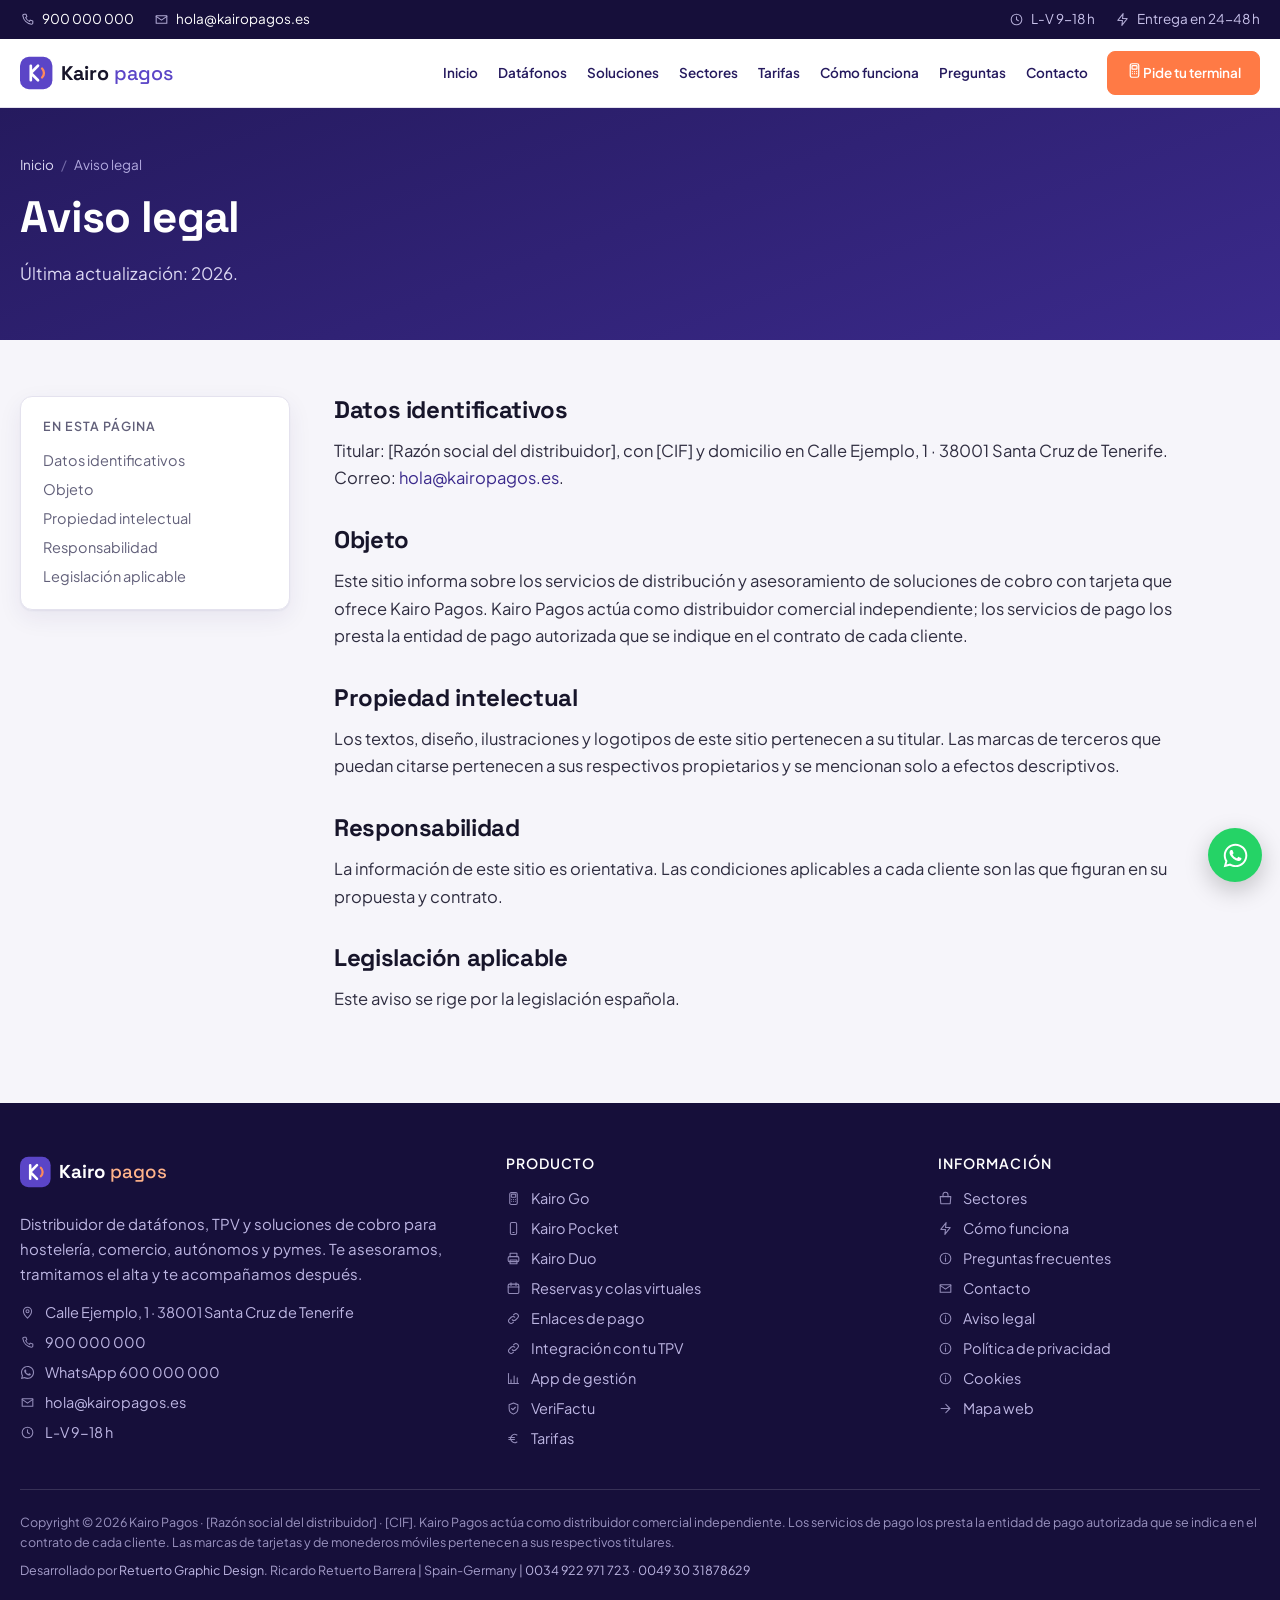
<file: aviso-legal.html>
<!DOCTYPE html>
<html lang="es">
<head>
<meta charset="utf-8">
<meta name="viewport" content="width=device-width, initial-scale=1">
<title>Aviso legal | Kairo Pagos</title>
<meta name="description" content="Aviso legal de Kairo Pagos.">
<meta property="og:title" content="Aviso legal | Kairo Pagos">
<meta property="og:description" content="Aviso legal de Kairo Pagos.">
<meta property="og:type" content="website">
<link rel="canonical" href="https://retuertographic.github.io/Djo/aviso-legal.html">
<link rel="preconnect" href="https://fonts.googleapis.com">
<link rel="preconnect" href="https://fonts.gstatic.com" crossorigin>
<link href="https://fonts.googleapis.com/css2?family=Plus+Jakarta+Sans:wght@400;500;600;700&family=Space+Grotesk:wght@500;600;700&family=Caveat:wght@600&display=swap" rel="stylesheet">
<link rel="stylesheet" href="assets/styles.css">
<link rel="icon" href="assets/favicon.svg" type="image/svg+xml">
<meta name="theme-color" content="#3B2A8C">
</head>
<body>
<div class="topbar"><div class="wrap">
  <div class="tb-items">
    <span><svg viewBox="0 0 24 24" fill="none" stroke="currentColor" stroke-width="1.7" stroke-linecap="round" stroke-linejoin="round" aria-hidden="true"><path d="M6.5 3.5h3l1.5 4-2 1.5a12 12 0 0 0 6 6l1.5-2 4 1.5v3a2 2 0 0 1-2.2 2A16.5 16.5 0 0 1 4.5 5.7 2 2 0 0 1 6.5 3.5Z"/></svg><a href="tel:+34900000000">900 000 000</a></span>
    <span><svg viewBox="0 0 24 24" fill="none" stroke="currentColor" stroke-width="1.7" stroke-linecap="round" stroke-linejoin="round" aria-hidden="true"><path d="M3.5 6h17v12h-17z"/><path d="m3.5 7 8.5 6 8.5-6"/></svg><a href="mailto:hola@kairopagos.es">hola@kairopagos.es</a></span>
  </div>
  <div class="tb-items">
    <span><svg viewBox="0 0 24 24" fill="none" stroke="currentColor" stroke-width="1.7" stroke-linecap="round" stroke-linejoin="round" aria-hidden="true"><circle cx="12" cy="12" r="8.5"/><path d="M12 7.5V12l3 2"/></svg>L-V 9-18 h</span>
    <span><svg viewBox="0 0 24 24" fill="none" stroke="currentColor" stroke-width="1.7" stroke-linecap="round" stroke-linejoin="round" aria-hidden="true"><path d="M13 2.5 4.5 13.5H12l-1 8 8.5-11H12z"/></svg>Entrega en 24-48 h</span>
  </div>
</div></div>

<header class="site-header"><div class="wrap">
  <a class="brand" href="index.html"><svg class="logo" viewBox="0 0 190 40" role="img" aria-label="Kairo Pagos"><rect x="0" y="2" width="36" height="36" rx="10" fill="#5B45C7"/><path d="M12 12v16M12 20l8-8M12 20l8 8" stroke="#fff" stroke-width="3" fill="none" stroke-linecap="round" stroke-linejoin="round"/><path d="M24.5 15a7 7 0 0 1 0 10" stroke="#FF8A5B" stroke-width="2.6" fill="none" stroke-linecap="round"/><text x="46" y="27.5" font-family="Space Grotesk, Arial, sans-serif" font-size="22" font-weight="700" fill="#17152A">Kairo<tspan fill="#5B45C7" font-weight="500"> pagos</tspan></text></svg></a>
  <button class="nav-toggle" id="navToggle" aria-expanded="false" aria-controls="mainNav" aria-label="Abrir menú"><svg viewBox="0 0 24 24" fill="none" stroke="currentColor" stroke-width="1.7" stroke-linecap="round" stroke-linejoin="round" aria-hidden="true"><path d="M4 7h16M4 12h16M4 17h16"/></svg></button>
  <nav class="main-nav" id="mainNav" aria-label="Navegación principal">
    <ul>
      <li><a href="index.html">Inicio</a></li><li><a href="terminales.html">Datáfonos</a></li><li><a href="soluciones.html">Soluciones</a></li><li><a href="sectores.html">Sectores</a></li><li><a href="tarifas.html">Tarifas</a></li><li><a href="como-funciona.html">Cómo funciona</a></li><li><a href="preguntas-frecuentes.html">Preguntas</a></li><li><a href="contacto.html">Contacto</a></li>
      <li class="nav-mas" hidden>
        <button type="button" aria-expanded="false" aria-haspopup="true">Más <svg viewBox="0 0 24 24" fill="none" stroke="currentColor" stroke-width="1.7" stroke-linecap="round" stroke-linejoin="round" aria-hidden="true"><path d="m6.5 9.5 5.5 5 5.5-5"/></svg></button>
        <ul class="nav-drop"></ul>
      </li>
      <li class="cta"><a class="btn btn-primary" href="contacto.html"><svg viewBox="0 0 24 24" fill="none" stroke="currentColor" stroke-width="1.7" stroke-linecap="round" stroke-linejoin="round" aria-hidden="true"><rect x="6" y="2.5" width="12" height="19" rx="2.5"/><rect x="8.5" y="5" width="7" height="5" rx="1"/><path d="M9 13.5h.01M12 13.5h.01M15 13.5h.01M9 16.5h.01M12 16.5h.01M15 16.5h.01"/></svg>Pide tu terminal</a></li>
    </ul>
  </nav>
</div></header>

<main>
<div class="page-head"><div class="wrap">
  <div class="crumbs"><a href="index.html">Inicio</a><span>/</span>Aviso legal</div>
  <h1>Aviso legal</h1>
  <p>Última actualización: 2026.</p>
</div></div><section><div class="wrap"><div class="legal-layout">
<aside class="legal-nav"><h3>En esta página</h3><ul class="foot-links dark"><li><a href="#s0">Datos identificativos</a></li><li><a href="#s1">Objeto</a></li><li><a href="#s2">Propiedad intelectual</a></li><li><a href="#s3">Responsabilidad</a></li><li><a href="#s4">Legislación aplicable</a></li></ul></aside>
<div class="legal-body"><div class="legal-sec" id="s0"><h2>Datos identificativos</h2><p>Titular: [Razón social del distribuidor], con [CIF] y domicilio en Calle Ejemplo, 1 · 38001 Santa Cruz de Tenerife. Correo: <a href="mailto:hola@kairopagos.es">hola@kairopagos.es</a>.</p></div><div class="legal-sec" id="s1"><h2>Objeto</h2><p>Este sitio informa sobre los servicios de distribución y asesoramiento de soluciones de cobro con tarjeta que ofrece Kairo Pagos. Kairo Pagos actúa como distribuidor comercial independiente; los servicios de pago los presta la entidad de pago autorizada que se indique en el contrato de cada cliente.</p></div><div class="legal-sec" id="s2"><h2>Propiedad intelectual</h2><p>Los textos, diseño, ilustraciones y logotipos de este sitio pertenecen a su titular. Las marcas de terceros que puedan citarse pertenecen a sus respectivos propietarios y se mencionan solo a efectos descriptivos.</p></div><div class="legal-sec" id="s3"><h2>Responsabilidad</h2><p>La información de este sitio es orientativa. Las condiciones aplicables a cada cliente son las que figuran en su propuesta y contrato.</p></div><div class="legal-sec" id="s4"><h2>Legislación aplicable</h2><p>Este aviso se rige por la legislación española.</p></div></div></div></div></section>
</main>
<footer class="site"><div class="wrap">
  <div class="foot-grid">
    <div>
      <a class="foot-brand" href="index.html"><svg class="logo" viewBox="0 0 190 40" role="img" aria-label="Kairo Pagos"><rect x="0" y="2" width="36" height="36" rx="10" fill="#5B45C7"/><path d="M12 12v16M12 20l8-8M12 20l8 8" stroke="#fff" stroke-width="3" fill="none" stroke-linecap="round" stroke-linejoin="round"/><path d="M24.5 15a7 7 0 0 1 0 10" stroke="#FF8A5B" stroke-width="2.6" fill="none" stroke-linecap="round"/><text x="46" y="27.5" font-family="Space Grotesk, Arial, sans-serif" font-size="22" font-weight="700" fill="#FFFFFF">Kairo<tspan fill="#FFB38A" font-weight="500"> pagos</tspan></text></svg></a>
      <p>Distribuidor de datáfonos, TPV y soluciones de cobro para hostelería, comercio, autónomos y pymes. Te asesoramos, tramitamos el alta y te acompañamos después.</p>
      <ul class="foot-links">
        <li><a href="contacto.html"><svg viewBox="0 0 24 24" fill="none" stroke="currentColor" stroke-width="1.7" stroke-linecap="round" stroke-linejoin="round" aria-hidden="true"><path d="M12 21s6.5-6 6.5-11a6.5 6.5 0 1 0-13 0C5.5 15 12 21 12 21Z"/><circle cx="12" cy="10" r="2.4"/></svg><span>Calle Ejemplo, 1 · 38001 Santa Cruz de Tenerife</span></a></li>
        <li><a href="tel:+34900000000"><svg viewBox="0 0 24 24" fill="none" stroke="currentColor" stroke-width="1.7" stroke-linecap="round" stroke-linejoin="round" aria-hidden="true"><path d="M6.5 3.5h3l1.5 4-2 1.5a12 12 0 0 0 6 6l1.5-2 4 1.5v3a2 2 0 0 1-2.2 2A16.5 16.5 0 0 1 4.5 5.7 2 2 0 0 1 6.5 3.5Z"/></svg><span>900 000 000</span></a></li>
        <li><a href="https://wa.me/34600000000" target="_blank" rel="noopener"><svg viewBox="0 0 448 512" fill="currentColor" aria-hidden="true"><path d="M380.9 97.1C339 55.1 283.2 32 223.9 32c-122.4 0-222 99.6-222 222 0 39.1 10.2 77.3 29.6 110.9L0 480l117.7-30.9c32.4 17.7 68.9 27 106.1 27h.1c122.3 0 224.1-99.6 224.1-222 0-59.3-25.2-115-67.1-157zm-157 341.6c-33.2 0-65.7-8.9-94-25.7l-6.7-4-69.8 18.3L72 359.2l-4.4-7c-18.5-29.4-28.2-63.3-28.2-98.2 0-101.7 82.8-184.5 184.6-184.5 49.3 0 95.6 19.2 130.4 54.1 34.8 34.9 56.2 81.2 56.1 130.5 0 101.8-84.9 184.6-186.6 184.6zm101.2-138.2c-5.5-2.8-32.8-16.2-37.9-18-5.1-1.9-8.8-2.8-12.5 2.8-3.7 5.6-14.3 18-17.6 21.8-3.2 3.7-6.5 4.2-12 1.4-32.6-16.3-54-29.1-75.5-66-5.7-9.8 5.7-9.1 16.3-30.3 1.8-3.7.9-6.9-.5-9.7-1.4-2.8-12.5-30.1-17.1-41.2-4.5-10.8-9.1-9.3-12.5-9.5-3.2-.2-6.9-.2-10.6-.2-3.7 0-9.7 1.4-14.8 6.9-5.1 5.6-19.4 19-19.4 46.3 0 27.3 19.9 53.7 22.6 57.4 2.8 3.7 39.1 59.7 94.8 83.8 35.2 15.2 49 16.5 66.6 13.9 10.7-1.6 32.8-13.4 37.4-26.4 4.6-13 4.6-24.1 3.2-26.4-1.3-2.5-5-3.9-10.5-6.6z"/></svg><span>WhatsApp 600 000 000</span></a></li>
        <li><a href="mailto:hola@kairopagos.es"><svg viewBox="0 0 24 24" fill="none" stroke="currentColor" stroke-width="1.7" stroke-linecap="round" stroke-linejoin="round" aria-hidden="true"><path d="M3.5 6h17v12h-17z"/><path d="m3.5 7 8.5 6 8.5-6"/></svg><span>hola@kairopagos.es</span></a></li>
        <li><a href="contacto.html"><svg viewBox="0 0 24 24" fill="none" stroke="currentColor" stroke-width="1.7" stroke-linecap="round" stroke-linejoin="round" aria-hidden="true"><circle cx="12" cy="12" r="8.5"/><path d="M12 7.5V12l3 2"/></svg><span>L-V 9-18 h</span></a></li>
      </ul>
    </div>
    <div><h4>Producto</h4><ul class="foot-links"><li><a href="terminales.html#go"><svg viewBox="0 0 24 24" fill="none" stroke="currentColor" stroke-width="1.7" stroke-linecap="round" stroke-linejoin="round" aria-hidden="true"><rect x="6" y="2.5" width="12" height="19" rx="2.5"/><rect x="8.5" y="5" width="7" height="5" rx="1"/><path d="M9 13.5h.01M12 13.5h.01M15 13.5h.01M9 16.5h.01M12 16.5h.01M15 16.5h.01"/></svg><span>Kairo Go</span></a></li><li><a href="terminales.html#pocket"><svg viewBox="0 0 24 24" fill="none" stroke="currentColor" stroke-width="1.7" stroke-linecap="round" stroke-linejoin="round" aria-hidden="true"><rect x="7" y="2.5" width="10" height="19" rx="2.2"/><path d="M11 18.5h2"/></svg><span>Kairo Pocket</span></a></li><li><a href="terminales.html#duo"><svg viewBox="0 0 24 24" fill="none" stroke="currentColor" stroke-width="1.7" stroke-linecap="round" stroke-linejoin="round" aria-hidden="true"><path d="M6.5 9V3.5h11V9"/><rect x="3.5" y="9" width="17" height="8" rx="2"/><path d="M6.5 14.5h11v6h-11z"/></svg><span>Kairo Duo</span></a></li><li><a href="soluciones.html#reservas"><svg viewBox="0 0 24 24" fill="none" stroke="currentColor" stroke-width="1.7" stroke-linecap="round" stroke-linejoin="round" aria-hidden="true"><rect x="3.5" y="5" width="17" height="15" rx="2"/><path d="M3.5 9.5h17M8 3v4M16 3v4"/></svg><span>Reservas y colas virtuales</span></a></li><li><a href="soluciones.html#enlaces"><svg viewBox="0 0 24 24" fill="none" stroke="currentColor" stroke-width="1.7" stroke-linecap="round" stroke-linejoin="round" aria-hidden="true"><path d="M10 14a4 4 0 0 0 5.66 0l3-3a4 4 0 0 0-5.66-5.66l-1 1"/><path d="M14 10a4 4 0 0 0-5.66 0l-3 3a4 4 0 0 0 5.66 5.66l1-1"/></svg><span>Enlaces de pago</span></a></li><li><a href="soluciones.html#integracion"><svg viewBox="0 0 24 24" fill="none" stroke="currentColor" stroke-width="1.7" stroke-linecap="round" stroke-linejoin="round" aria-hidden="true"><path d="M10 14a4 4 0 0 0 5.66 0l3-3a4 4 0 0 0-5.66-5.66l-1 1"/><path d="M14 10a4 4 0 0 0-5.66 0l-3 3a4 4 0 0 0 5.66 5.66l1-1"/></svg><span>Integración con tu TPV</span></a></li><li><a href="soluciones.html#app"><svg viewBox="0 0 24 24" fill="none" stroke="currentColor" stroke-width="1.7" stroke-linecap="round" stroke-linejoin="round" aria-hidden="true"><path d="M4 20V4"/><path d="M4 20h16"/><path d="M8 20v-6M13 20V8M18 20v-9"/></svg><span>App de gestión</span></a></li><li><a href="soluciones.html#verifactu"><svg viewBox="0 0 24 24" fill="none" stroke="currentColor" stroke-width="1.7" stroke-linecap="round" stroke-linejoin="round" aria-hidden="true"><path d="M12 3.2 19 6v6c0 4.4-3 7.6-7 8.8-4-1.2-7-4.4-7-8.8V6Z"/><path d="m9 12 2 2 4-4"/></svg><span>VeriFactu</span></a></li><li><a href="tarifas.html"><svg viewBox="0 0 24 24" fill="none" stroke="currentColor" stroke-width="1.7" stroke-linecap="round" stroke-linejoin="round" aria-hidden="true"><path d="M17.5 6.5a6.5 6.5 0 1 0 0 11"/><path d="M4.5 10.5h9M4.5 13.5h9"/></svg><span>Tarifas</span></a></li></ul></div>
    <div><h4>Información</h4><ul class="foot-links"><li><a href="sectores.html"><svg viewBox="0 0 24 24" fill="none" stroke="currentColor" stroke-width="1.7" stroke-linecap="round" stroke-linejoin="round" aria-hidden="true"><path d="M3.5 9h17l-1 11.5h-15z"/><path d="M8 9V6a4 4 0 0 1 8 0v3"/></svg><span>Sectores</span></a></li><li><a href="como-funciona.html"><svg viewBox="0 0 24 24" fill="none" stroke="currentColor" stroke-width="1.7" stroke-linecap="round" stroke-linejoin="round" aria-hidden="true"><path d="M13 2.5 4.5 13.5H12l-1 8 8.5-11H12z"/></svg><span>Cómo funciona</span></a></li><li><a href="preguntas-frecuentes.html"><svg viewBox="0 0 24 24" fill="none" stroke="currentColor" stroke-width="1.7" stroke-linecap="round" stroke-linejoin="round" aria-hidden="true"><circle cx="12" cy="12" r="8.5"/><path d="M12 11v5.5M12 7.8v.6"/></svg><span>Preguntas frecuentes</span></a></li><li><a href="contacto.html"><svg viewBox="0 0 24 24" fill="none" stroke="currentColor" stroke-width="1.7" stroke-linecap="round" stroke-linejoin="round" aria-hidden="true"><path d="M3.5 6h17v12h-17z"/><path d="m3.5 7 8.5 6 8.5-6"/></svg><span>Contacto</span></a></li><li><a href="aviso-legal.html"><svg viewBox="0 0 24 24" fill="none" stroke="currentColor" stroke-width="1.7" stroke-linecap="round" stroke-linejoin="round" aria-hidden="true"><circle cx="12" cy="12" r="8.5"/><path d="M12 11v5.5M12 7.8v.6"/></svg><span>Aviso legal</span></a></li><li><a href="politica-de-privacidad.html"><svg viewBox="0 0 24 24" fill="none" stroke="currentColor" stroke-width="1.7" stroke-linecap="round" stroke-linejoin="round" aria-hidden="true"><circle cx="12" cy="12" r="8.5"/><path d="M12 11v5.5M12 7.8v.6"/></svg><span>Política de privacidad</span></a></li><li><a href="cookies.html"><svg viewBox="0 0 24 24" fill="none" stroke="currentColor" stroke-width="1.7" stroke-linecap="round" stroke-linejoin="round" aria-hidden="true"><circle cx="12" cy="12" r="8.5"/><path d="M12 11v5.5M12 7.8v.6"/></svg><span>Cookies</span></a></li><li><a href="mapa-web.html"><svg viewBox="0 0 24 24" fill="none" stroke="currentColor" stroke-width="1.7" stroke-linecap="round" stroke-linejoin="round" aria-hidden="true"><path d="M5 12h13"/><path d="m12.5 5.5 6.5 6.5-6.5 6.5"/></svg><span>Mapa web</span></a></li></ul></div>
  </div>
  <div class="foot-bottom">
    <p class="foot-legal-text">Copyright © 2026 Kairo Pagos · [Razón social del distribuidor] · [CIF]. Kairo Pagos actúa como distribuidor comercial independiente. Los servicios de pago los presta la entidad de pago autorizada que se indica en el contrato de cada cliente. Las marcas de tarjetas y de monederos móviles pertenecen a sus respectivos titulares.</p>
    <p class="foot-credit">Desarrollado por <a href="https://retuertographicdesign.com/" target="_blank" rel="noopener">Retuerto Graphic Design</a>. Ricardo Retuerto Barrera | Spain-Germany | <a href="tel:0034922971723">0034 922 971 723</a> · <a href="tel:00493031878629">0049 30 31878629</a></p>
  </div>
</div></footer>
<button class="arriba" type="button" id="irArriba" hidden aria-label="Volver arriba" title="Volver arriba"><svg viewBox="0 0 24 24" fill="none" stroke="currentColor" stroke-width="1.7" stroke-linecap="round" stroke-linejoin="round" aria-hidden="true"><path d="M12 19V6"/><path d="m5.5 12.5 6.5-6.5 6.5 6.5"/></svg></button>
<a class="wa" href="https://wa.me/34600000000" target="_blank" rel="noopener" aria-label="Escríbenos por WhatsApp"><svg viewBox="0 0 448 512" fill="currentColor" aria-hidden="true"><path d="M380.9 97.1C339 55.1 283.2 32 223.9 32c-122.4 0-222 99.6-222 222 0 39.1 10.2 77.3 29.6 110.9L0 480l117.7-30.9c32.4 17.7 68.9 27 106.1 27h.1c122.3 0 224.1-99.6 224.1-222 0-59.3-25.2-115-67.1-157zm-157 341.6c-33.2 0-65.7-8.9-94-25.7l-6.7-4-69.8 18.3L72 359.2l-4.4-7c-18.5-29.4-28.2-63.3-28.2-98.2 0-101.7 82.8-184.5 184.6-184.5 49.3 0 95.6 19.2 130.4 54.1 34.8 34.9 56.2 81.2 56.1 130.5 0 101.8-84.9 184.6-186.6 184.6zm101.2-138.2c-5.5-2.8-32.8-16.2-37.9-18-5.1-1.9-8.8-2.8-12.5 2.8-3.7 5.6-14.3 18-17.6 21.8-3.2 3.7-6.5 4.2-12 1.4-32.6-16.3-54-29.1-75.5-66-5.7-9.8 5.7-9.1 16.3-30.3 1.8-3.7.9-6.9-.5-9.7-1.4-2.8-12.5-30.1-17.1-41.2-4.5-10.8-9.1-9.3-12.5-9.5-3.2-.2-6.9-.2-10.6-.2-3.7 0-9.7 1.4-14.8 6.9-5.1 5.6-19.4 19-19.4 46.3 0 27.3 19.9 53.7 22.6 57.4 2.8 3.7 39.1 59.7 94.8 83.8 35.2 15.2 49 16.5 66.6 13.9 10.7-1.6 32.8-13.4 37.4-26.4 4.6-13 4.6-24.1 3.2-26.4-1.3-2.5-5-3.9-10.5-6.6z"/></svg></a>

<script src="assets/site.js"></script>
</body>
</html>
</file>
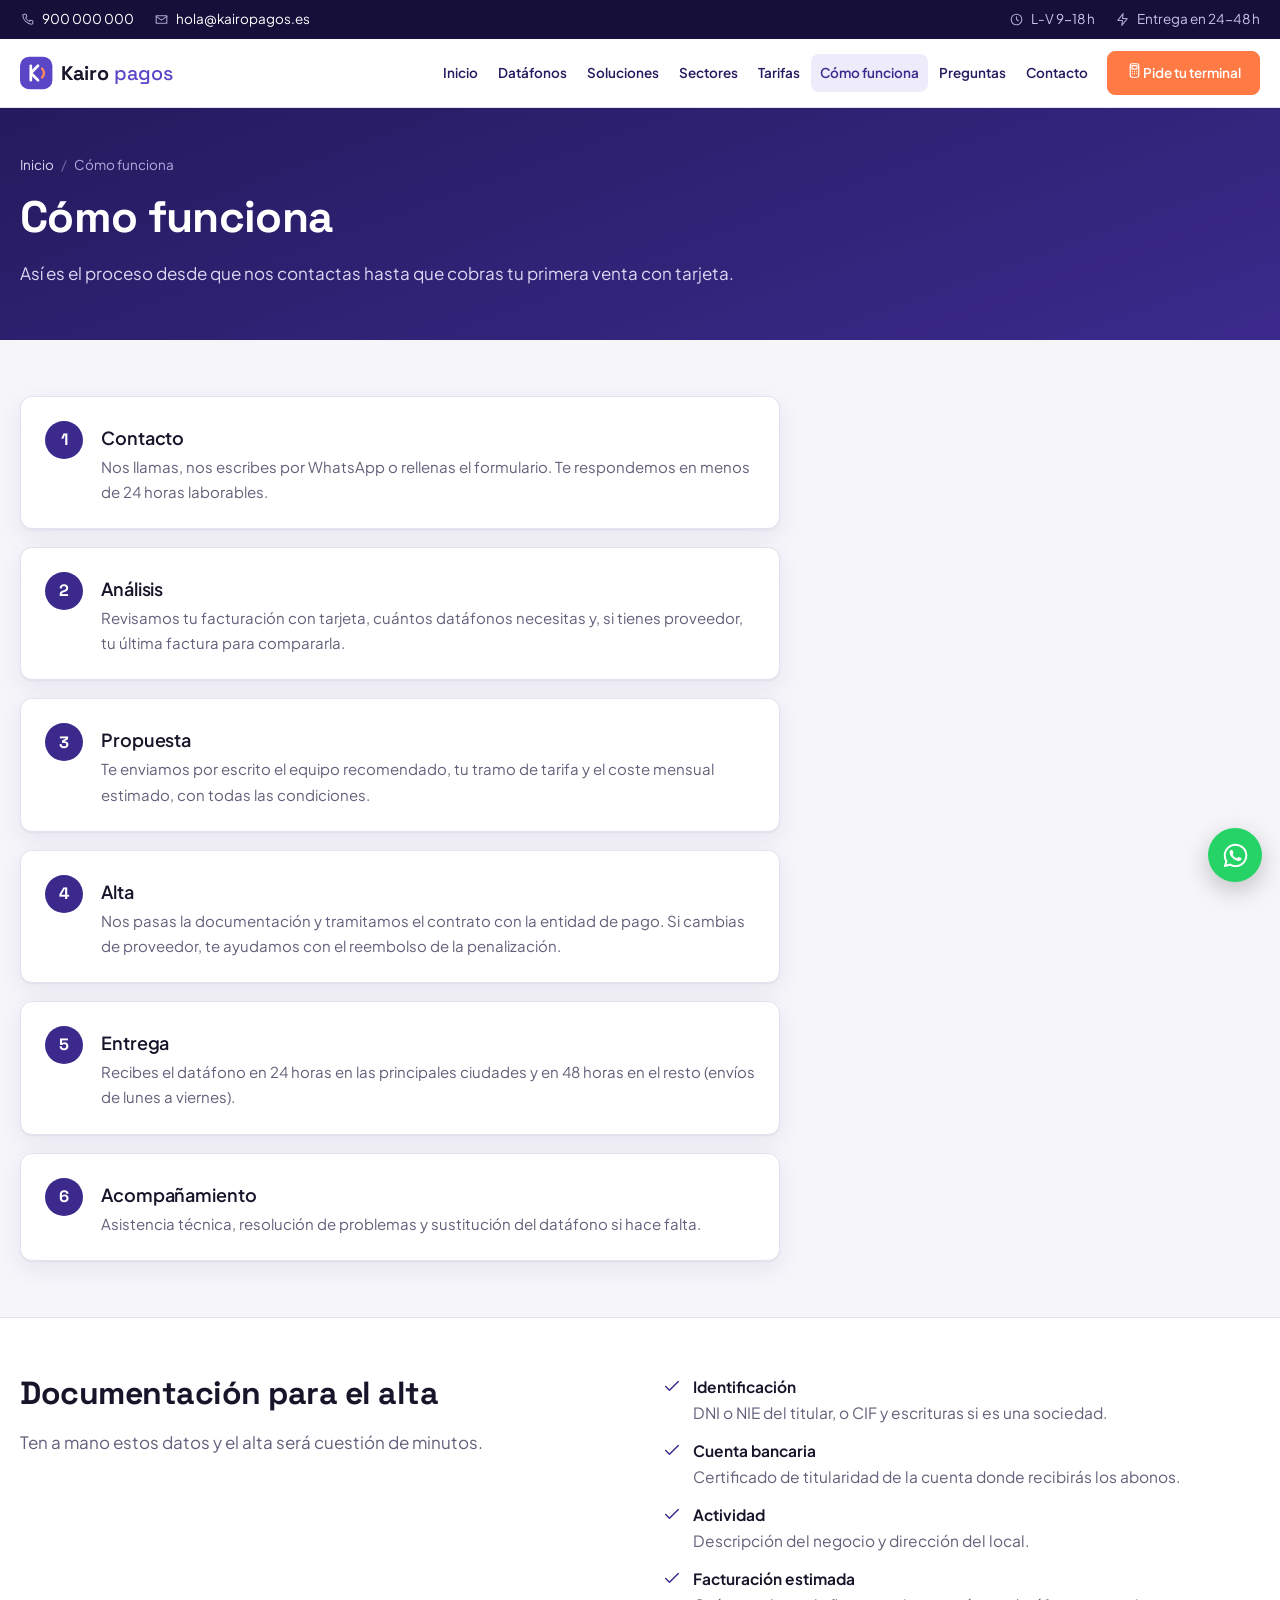
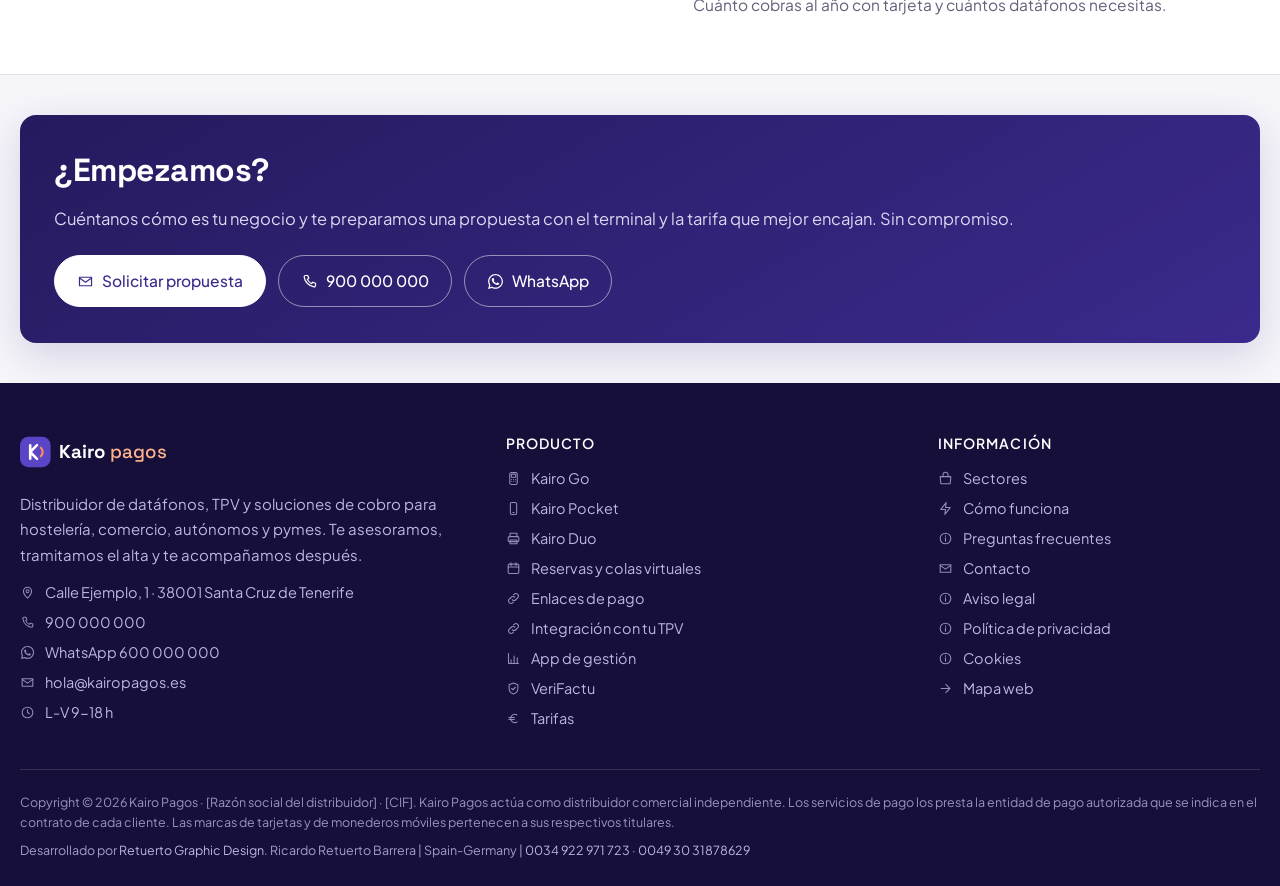
<file: como-funciona.html>
<!DOCTYPE html>
<html lang="es">
<head>
<meta charset="utf-8">
<meta name="viewport" content="width=device-width, initial-scale=1">
<title>Cómo funciona | Kairo Pagos</title>
<meta name="description" content="Proceso de alta de un datáfono: contacto, propuesta personalizada, documentación, entrega en 24-48 h y asistencia.">
<meta property="og:title" content="Cómo funciona | Kairo Pagos">
<meta property="og:description" content="Proceso de alta de un datáfono: contacto, propuesta personalizada, documentación, entrega en 24-48 h y asistencia.">
<meta property="og:type" content="website">
<link rel="canonical" href="https://retuertographic.github.io/Djo/como-funciona.html">
<link rel="preconnect" href="https://fonts.googleapis.com">
<link rel="preconnect" href="https://fonts.gstatic.com" crossorigin>
<link href="https://fonts.googleapis.com/css2?family=Plus+Jakarta+Sans:wght@400;500;600;700&family=Space+Grotesk:wght@500;600;700&family=Caveat:wght@600&display=swap" rel="stylesheet">
<link rel="stylesheet" href="assets/styles.css">
<link rel="icon" href="assets/favicon.svg" type="image/svg+xml">
<meta name="theme-color" content="#3B2A8C">
</head>
<body>
<div class="topbar"><div class="wrap">
  <div class="tb-items">
    <span><svg viewBox="0 0 24 24" fill="none" stroke="currentColor" stroke-width="1.7" stroke-linecap="round" stroke-linejoin="round" aria-hidden="true"><path d="M6.5 3.5h3l1.5 4-2 1.5a12 12 0 0 0 6 6l1.5-2 4 1.5v3a2 2 0 0 1-2.2 2A16.5 16.5 0 0 1 4.5 5.7 2 2 0 0 1 6.5 3.5Z"/></svg><a href="tel:+34900000000">900 000 000</a></span>
    <span><svg viewBox="0 0 24 24" fill="none" stroke="currentColor" stroke-width="1.7" stroke-linecap="round" stroke-linejoin="round" aria-hidden="true"><path d="M3.5 6h17v12h-17z"/><path d="m3.5 7 8.5 6 8.5-6"/></svg><a href="mailto:hola@kairopagos.es">hola@kairopagos.es</a></span>
  </div>
  <div class="tb-items">
    <span><svg viewBox="0 0 24 24" fill="none" stroke="currentColor" stroke-width="1.7" stroke-linecap="round" stroke-linejoin="round" aria-hidden="true"><circle cx="12" cy="12" r="8.5"/><path d="M12 7.5V12l3 2"/></svg>L-V 9-18 h</span>
    <span><svg viewBox="0 0 24 24" fill="none" stroke="currentColor" stroke-width="1.7" stroke-linecap="round" stroke-linejoin="round" aria-hidden="true"><path d="M13 2.5 4.5 13.5H12l-1 8 8.5-11H12z"/></svg>Entrega en 24-48 h</span>
  </div>
</div></div>

<header class="site-header"><div class="wrap">
  <a class="brand" href="index.html"><svg class="logo" viewBox="0 0 190 40" role="img" aria-label="Kairo Pagos"><rect x="0" y="2" width="36" height="36" rx="10" fill="#5B45C7"/><path d="M12 12v16M12 20l8-8M12 20l8 8" stroke="#fff" stroke-width="3" fill="none" stroke-linecap="round" stroke-linejoin="round"/><path d="M24.5 15a7 7 0 0 1 0 10" stroke="#FF8A5B" stroke-width="2.6" fill="none" stroke-linecap="round"/><text x="46" y="27.5" font-family="Space Grotesk, Arial, sans-serif" font-size="22" font-weight="700" fill="#17152A">Kairo<tspan fill="#5B45C7" font-weight="500"> pagos</tspan></text></svg></a>
  <button class="nav-toggle" id="navToggle" aria-expanded="false" aria-controls="mainNav" aria-label="Abrir menú"><svg viewBox="0 0 24 24" fill="none" stroke="currentColor" stroke-width="1.7" stroke-linecap="round" stroke-linejoin="round" aria-hidden="true"><path d="M4 7h16M4 12h16M4 17h16"/></svg></button>
  <nav class="main-nav" id="mainNav" aria-label="Navegación principal">
    <ul>
      <li><a href="index.html">Inicio</a></li><li><a href="terminales.html">Datáfonos</a></li><li><a href="soluciones.html">Soluciones</a></li><li><a href="sectores.html">Sectores</a></li><li><a href="tarifas.html">Tarifas</a></li><li><a href="como-funciona.html" class="active">Cómo funciona</a></li><li><a href="preguntas-frecuentes.html">Preguntas</a></li><li><a href="contacto.html">Contacto</a></li>
      <li class="nav-mas" hidden>
        <button type="button" aria-expanded="false" aria-haspopup="true">Más <svg viewBox="0 0 24 24" fill="none" stroke="currentColor" stroke-width="1.7" stroke-linecap="round" stroke-linejoin="round" aria-hidden="true"><path d="m6.5 9.5 5.5 5 5.5-5"/></svg></button>
        <ul class="nav-drop"></ul>
      </li>
      <li class="cta"><a class="btn btn-primary" href="contacto.html"><svg viewBox="0 0 24 24" fill="none" stroke="currentColor" stroke-width="1.7" stroke-linecap="round" stroke-linejoin="round" aria-hidden="true"><rect x="6" y="2.5" width="12" height="19" rx="2.5"/><rect x="8.5" y="5" width="7" height="5" rx="1"/><path d="M9 13.5h.01M12 13.5h.01M15 13.5h.01M9 16.5h.01M12 16.5h.01M15 16.5h.01"/></svg>Pide tu terminal</a></li>
    </ul>
  </nav>
</div></header>

<main>
<div class="page-head"><div class="wrap">
  <div class="crumbs"><a href="index.html">Inicio</a><span>/</span>Cómo funciona</div>
  <h1>Cómo funciona</h1>
  <p>Así es el proceso desde que nos contactas hasta que cobras tu primera venta con tarjeta.</p>
</div></div><section><div class="wrap"><ol class="pasos pasos-v"><li><span class="paso-n">1</span><h3>Contacto</h3><p>Nos llamas, nos escribes por WhatsApp o rellenas el formulario. Te respondemos en menos de 24 horas laborables.</p></li><li><span class="paso-n">2</span><h3>Análisis</h3><p>Revisamos tu facturación con tarjeta, cuántos datáfonos necesitas y, si tienes proveedor, tu última factura para compararla.</p></li><li><span class="paso-n">3</span><h3>Propuesta</h3><p>Te enviamos por escrito el equipo recomendado, tu tramo de tarifa y el coste mensual estimado, con todas las condiciones.</p></li><li><span class="paso-n">4</span><h3>Alta</h3><p>Nos pasas la documentación y tramitamos el contrato con la entidad de pago. Si cambias de proveedor, te ayudamos con el reembolso de la penalización.</p></li><li><span class="paso-n">5</span><h3>Entrega</h3><p>Recibes el datáfono en 24 horas en las principales ciudades y en 48 horas en el resto (envíos de lunes a viernes).</p></li><li><span class="paso-n">6</span><h3>Acompañamiento</h3><p>Asistencia técnica, resolución de problemas y sustitución del datáfono si hace falta.</p></li></ol></div></section><section class="alt"><div class="wrap"><div class="grid g2" style="gap:44px;align-items:start">
<div><h2>Documentación para el alta</h2><p class="entradilla">Ten a mano estos datos y el alta será cuestión de minutos.</p></div>
<ul class="checks"><li><svg viewBox="0 0 24 24" fill="none" stroke="currentColor" stroke-width="1.7" stroke-linecap="round" stroke-linejoin="round" aria-hidden="true"><path d="m4.5 12.5 4.5 4.5 10.5-10.5"/></svg><span><b>Identificación</b>DNI o NIE del titular, o CIF y escrituras si es una sociedad.</span></li><li><svg viewBox="0 0 24 24" fill="none" stroke="currentColor" stroke-width="1.7" stroke-linecap="round" stroke-linejoin="round" aria-hidden="true"><path d="m4.5 12.5 4.5 4.5 10.5-10.5"/></svg><span><b>Cuenta bancaria</b>Certificado de titularidad de la cuenta donde recibirás los abonos.</span></li><li><svg viewBox="0 0 24 24" fill="none" stroke="currentColor" stroke-width="1.7" stroke-linecap="round" stroke-linejoin="round" aria-hidden="true"><path d="m4.5 12.5 4.5 4.5 10.5-10.5"/></svg><span><b>Actividad</b>Descripción del negocio y dirección del local.</span></li><li><svg viewBox="0 0 24 24" fill="none" stroke="currentColor" stroke-width="1.7" stroke-linecap="round" stroke-linejoin="round" aria-hidden="true"><path d="m4.5 12.5 4.5 4.5 10.5-10.5"/></svg><span><b>Facturación estimada</b>Cuánto cobras al año con tarjeta y cuántos datáfonos necesitas.</span></li></ul>
</div></div></section><section class="tight"><div class="wrap"><div class="panel">
  <h2>¿Empezamos?</h2>
  <p>Cuéntanos cómo es tu negocio y te preparamos una propuesta con el terminal y la tarifa que mejor encajan. Sin compromiso.</p>
  <div class="actions">
    <a class="btn btn-primary" href="contacto.html"><svg viewBox="0 0 24 24" fill="none" stroke="currentColor" stroke-width="1.7" stroke-linecap="round" stroke-linejoin="round" aria-hidden="true"><path d="M3.5 6h17v12h-17z"/><path d="m3.5 7 8.5 6 8.5-6"/></svg>Solicitar propuesta</a>
    <a class="btn btn-line" href="tel:+34900000000"><svg viewBox="0 0 24 24" fill="none" stroke="currentColor" stroke-width="1.7" stroke-linecap="round" stroke-linejoin="round" aria-hidden="true"><path d="M6.5 3.5h3l1.5 4-2 1.5a12 12 0 0 0 6 6l1.5-2 4 1.5v3a2 2 0 0 1-2.2 2A16.5 16.5 0 0 1 4.5 5.7 2 2 0 0 1 6.5 3.5Z"/></svg>900 000 000</a>
    <a class="btn btn-line" href="https://wa.me/34600000000" target="_blank" rel="noopener"><svg viewBox="0 0 448 512" fill="currentColor" aria-hidden="true"><path d="M380.9 97.1C339 55.1 283.2 32 223.9 32c-122.4 0-222 99.6-222 222 0 39.1 10.2 77.3 29.6 110.9L0 480l117.7-30.9c32.4 17.7 68.9 27 106.1 27h.1c122.3 0 224.1-99.6 224.1-222 0-59.3-25.2-115-67.1-157zm-157 341.6c-33.2 0-65.7-8.9-94-25.7l-6.7-4-69.8 18.3L72 359.2l-4.4-7c-18.5-29.4-28.2-63.3-28.2-98.2 0-101.7 82.8-184.5 184.6-184.5 49.3 0 95.6 19.2 130.4 54.1 34.8 34.9 56.2 81.2 56.1 130.5 0 101.8-84.9 184.6-186.6 184.6zm101.2-138.2c-5.5-2.8-32.8-16.2-37.9-18-5.1-1.9-8.8-2.8-12.5 2.8-3.7 5.6-14.3 18-17.6 21.8-3.2 3.7-6.5 4.2-12 1.4-32.6-16.3-54-29.1-75.5-66-5.7-9.8 5.7-9.1 16.3-30.3 1.8-3.7.9-6.9-.5-9.7-1.4-2.8-12.5-30.1-17.1-41.2-4.5-10.8-9.1-9.3-12.5-9.5-3.2-.2-6.9-.2-10.6-.2-3.7 0-9.7 1.4-14.8 6.9-5.1 5.6-19.4 19-19.4 46.3 0 27.3 19.9 53.7 22.6 57.4 2.8 3.7 39.1 59.7 94.8 83.8 35.2 15.2 49 16.5 66.6 13.9 10.7-1.6 32.8-13.4 37.4-26.4 4.6-13 4.6-24.1 3.2-26.4-1.3-2.5-5-3.9-10.5-6.6z"/></svg>WhatsApp</a>
  </div>
</div></div></section>
</main>
<footer class="site"><div class="wrap">
  <div class="foot-grid">
    <div>
      <a class="foot-brand" href="index.html"><svg class="logo" viewBox="0 0 190 40" role="img" aria-label="Kairo Pagos"><rect x="0" y="2" width="36" height="36" rx="10" fill="#5B45C7"/><path d="M12 12v16M12 20l8-8M12 20l8 8" stroke="#fff" stroke-width="3" fill="none" stroke-linecap="round" stroke-linejoin="round"/><path d="M24.5 15a7 7 0 0 1 0 10" stroke="#FF8A5B" stroke-width="2.6" fill="none" stroke-linecap="round"/><text x="46" y="27.5" font-family="Space Grotesk, Arial, sans-serif" font-size="22" font-weight="700" fill="#FFFFFF">Kairo<tspan fill="#FFB38A" font-weight="500"> pagos</tspan></text></svg></a>
      <p>Distribuidor de datáfonos, TPV y soluciones de cobro para hostelería, comercio, autónomos y pymes. Te asesoramos, tramitamos el alta y te acompañamos después.</p>
      <ul class="foot-links">
        <li><a href="contacto.html"><svg viewBox="0 0 24 24" fill="none" stroke="currentColor" stroke-width="1.7" stroke-linecap="round" stroke-linejoin="round" aria-hidden="true"><path d="M12 21s6.5-6 6.5-11a6.5 6.5 0 1 0-13 0C5.5 15 12 21 12 21Z"/><circle cx="12" cy="10" r="2.4"/></svg><span>Calle Ejemplo, 1 · 38001 Santa Cruz de Tenerife</span></a></li>
        <li><a href="tel:+34900000000"><svg viewBox="0 0 24 24" fill="none" stroke="currentColor" stroke-width="1.7" stroke-linecap="round" stroke-linejoin="round" aria-hidden="true"><path d="M6.5 3.5h3l1.5 4-2 1.5a12 12 0 0 0 6 6l1.5-2 4 1.5v3a2 2 0 0 1-2.2 2A16.5 16.5 0 0 1 4.5 5.7 2 2 0 0 1 6.5 3.5Z"/></svg><span>900 000 000</span></a></li>
        <li><a href="https://wa.me/34600000000" target="_blank" rel="noopener"><svg viewBox="0 0 448 512" fill="currentColor" aria-hidden="true"><path d="M380.9 97.1C339 55.1 283.2 32 223.9 32c-122.4 0-222 99.6-222 222 0 39.1 10.2 77.3 29.6 110.9L0 480l117.7-30.9c32.4 17.7 68.9 27 106.1 27h.1c122.3 0 224.1-99.6 224.1-222 0-59.3-25.2-115-67.1-157zm-157 341.6c-33.2 0-65.7-8.9-94-25.7l-6.7-4-69.8 18.3L72 359.2l-4.4-7c-18.5-29.4-28.2-63.3-28.2-98.2 0-101.7 82.8-184.5 184.6-184.5 49.3 0 95.6 19.2 130.4 54.1 34.8 34.9 56.2 81.2 56.1 130.5 0 101.8-84.9 184.6-186.6 184.6zm101.2-138.2c-5.5-2.8-32.8-16.2-37.9-18-5.1-1.9-8.8-2.8-12.5 2.8-3.7 5.6-14.3 18-17.6 21.8-3.2 3.7-6.5 4.2-12 1.4-32.6-16.3-54-29.1-75.5-66-5.7-9.8 5.7-9.1 16.3-30.3 1.8-3.7.9-6.9-.5-9.7-1.4-2.8-12.5-30.1-17.1-41.2-4.5-10.8-9.1-9.3-12.5-9.5-3.2-.2-6.9-.2-10.6-.2-3.7 0-9.7 1.4-14.8 6.9-5.1 5.6-19.4 19-19.4 46.3 0 27.3 19.9 53.7 22.6 57.4 2.8 3.7 39.1 59.7 94.8 83.8 35.2 15.2 49 16.5 66.6 13.9 10.7-1.6 32.8-13.4 37.4-26.4 4.6-13 4.6-24.1 3.2-26.4-1.3-2.5-5-3.9-10.5-6.6z"/></svg><span>WhatsApp 600 000 000</span></a></li>
        <li><a href="mailto:hola@kairopagos.es"><svg viewBox="0 0 24 24" fill="none" stroke="currentColor" stroke-width="1.7" stroke-linecap="round" stroke-linejoin="round" aria-hidden="true"><path d="M3.5 6h17v12h-17z"/><path d="m3.5 7 8.5 6 8.5-6"/></svg><span>hola@kairopagos.es</span></a></li>
        <li><a href="contacto.html"><svg viewBox="0 0 24 24" fill="none" stroke="currentColor" stroke-width="1.7" stroke-linecap="round" stroke-linejoin="round" aria-hidden="true"><circle cx="12" cy="12" r="8.5"/><path d="M12 7.5V12l3 2"/></svg><span>L-V 9-18 h</span></a></li>
      </ul>
    </div>
    <div><h4>Producto</h4><ul class="foot-links"><li><a href="terminales.html#go"><svg viewBox="0 0 24 24" fill="none" stroke="currentColor" stroke-width="1.7" stroke-linecap="round" stroke-linejoin="round" aria-hidden="true"><rect x="6" y="2.5" width="12" height="19" rx="2.5"/><rect x="8.5" y="5" width="7" height="5" rx="1"/><path d="M9 13.5h.01M12 13.5h.01M15 13.5h.01M9 16.5h.01M12 16.5h.01M15 16.5h.01"/></svg><span>Kairo Go</span></a></li><li><a href="terminales.html#pocket"><svg viewBox="0 0 24 24" fill="none" stroke="currentColor" stroke-width="1.7" stroke-linecap="round" stroke-linejoin="round" aria-hidden="true"><rect x="7" y="2.5" width="10" height="19" rx="2.2"/><path d="M11 18.5h2"/></svg><span>Kairo Pocket</span></a></li><li><a href="terminales.html#duo"><svg viewBox="0 0 24 24" fill="none" stroke="currentColor" stroke-width="1.7" stroke-linecap="round" stroke-linejoin="round" aria-hidden="true"><path d="M6.5 9V3.5h11V9"/><rect x="3.5" y="9" width="17" height="8" rx="2"/><path d="M6.5 14.5h11v6h-11z"/></svg><span>Kairo Duo</span></a></li><li><a href="soluciones.html#reservas"><svg viewBox="0 0 24 24" fill="none" stroke="currentColor" stroke-width="1.7" stroke-linecap="round" stroke-linejoin="round" aria-hidden="true"><rect x="3.5" y="5" width="17" height="15" rx="2"/><path d="M3.5 9.5h17M8 3v4M16 3v4"/></svg><span>Reservas y colas virtuales</span></a></li><li><a href="soluciones.html#enlaces"><svg viewBox="0 0 24 24" fill="none" stroke="currentColor" stroke-width="1.7" stroke-linecap="round" stroke-linejoin="round" aria-hidden="true"><path d="M10 14a4 4 0 0 0 5.66 0l3-3a4 4 0 0 0-5.66-5.66l-1 1"/><path d="M14 10a4 4 0 0 0-5.66 0l-3 3a4 4 0 0 0 5.66 5.66l1-1"/></svg><span>Enlaces de pago</span></a></li><li><a href="soluciones.html#integracion"><svg viewBox="0 0 24 24" fill="none" stroke="currentColor" stroke-width="1.7" stroke-linecap="round" stroke-linejoin="round" aria-hidden="true"><path d="M10 14a4 4 0 0 0 5.66 0l3-3a4 4 0 0 0-5.66-5.66l-1 1"/><path d="M14 10a4 4 0 0 0-5.66 0l-3 3a4 4 0 0 0 5.66 5.66l1-1"/></svg><span>Integración con tu TPV</span></a></li><li><a href="soluciones.html#app"><svg viewBox="0 0 24 24" fill="none" stroke="currentColor" stroke-width="1.7" stroke-linecap="round" stroke-linejoin="round" aria-hidden="true"><path d="M4 20V4"/><path d="M4 20h16"/><path d="M8 20v-6M13 20V8M18 20v-9"/></svg><span>App de gestión</span></a></li><li><a href="soluciones.html#verifactu"><svg viewBox="0 0 24 24" fill="none" stroke="currentColor" stroke-width="1.7" stroke-linecap="round" stroke-linejoin="round" aria-hidden="true"><path d="M12 3.2 19 6v6c0 4.4-3 7.6-7 8.8-4-1.2-7-4.4-7-8.8V6Z"/><path d="m9 12 2 2 4-4"/></svg><span>VeriFactu</span></a></li><li><a href="tarifas.html"><svg viewBox="0 0 24 24" fill="none" stroke="currentColor" stroke-width="1.7" stroke-linecap="round" stroke-linejoin="round" aria-hidden="true"><path d="M17.5 6.5a6.5 6.5 0 1 0 0 11"/><path d="M4.5 10.5h9M4.5 13.5h9"/></svg><span>Tarifas</span></a></li></ul></div>
    <div><h4>Información</h4><ul class="foot-links"><li><a href="sectores.html"><svg viewBox="0 0 24 24" fill="none" stroke="currentColor" stroke-width="1.7" stroke-linecap="round" stroke-linejoin="round" aria-hidden="true"><path d="M3.5 9h17l-1 11.5h-15z"/><path d="M8 9V6a4 4 0 0 1 8 0v3"/></svg><span>Sectores</span></a></li><li><a href="como-funciona.html"><svg viewBox="0 0 24 24" fill="none" stroke="currentColor" stroke-width="1.7" stroke-linecap="round" stroke-linejoin="round" aria-hidden="true"><path d="M13 2.5 4.5 13.5H12l-1 8 8.5-11H12z"/></svg><span>Cómo funciona</span></a></li><li><a href="preguntas-frecuentes.html"><svg viewBox="0 0 24 24" fill="none" stroke="currentColor" stroke-width="1.7" stroke-linecap="round" stroke-linejoin="round" aria-hidden="true"><circle cx="12" cy="12" r="8.5"/><path d="M12 11v5.5M12 7.8v.6"/></svg><span>Preguntas frecuentes</span></a></li><li><a href="contacto.html"><svg viewBox="0 0 24 24" fill="none" stroke="currentColor" stroke-width="1.7" stroke-linecap="round" stroke-linejoin="round" aria-hidden="true"><path d="M3.5 6h17v12h-17z"/><path d="m3.5 7 8.5 6 8.5-6"/></svg><span>Contacto</span></a></li><li><a href="aviso-legal.html"><svg viewBox="0 0 24 24" fill="none" stroke="currentColor" stroke-width="1.7" stroke-linecap="round" stroke-linejoin="round" aria-hidden="true"><circle cx="12" cy="12" r="8.5"/><path d="M12 11v5.5M12 7.8v.6"/></svg><span>Aviso legal</span></a></li><li><a href="politica-de-privacidad.html"><svg viewBox="0 0 24 24" fill="none" stroke="currentColor" stroke-width="1.7" stroke-linecap="round" stroke-linejoin="round" aria-hidden="true"><circle cx="12" cy="12" r="8.5"/><path d="M12 11v5.5M12 7.8v.6"/></svg><span>Política de privacidad</span></a></li><li><a href="cookies.html"><svg viewBox="0 0 24 24" fill="none" stroke="currentColor" stroke-width="1.7" stroke-linecap="round" stroke-linejoin="round" aria-hidden="true"><circle cx="12" cy="12" r="8.5"/><path d="M12 11v5.5M12 7.8v.6"/></svg><span>Cookies</span></a></li><li><a href="mapa-web.html"><svg viewBox="0 0 24 24" fill="none" stroke="currentColor" stroke-width="1.7" stroke-linecap="round" stroke-linejoin="round" aria-hidden="true"><path d="M5 12h13"/><path d="m12.5 5.5 6.5 6.5-6.5 6.5"/></svg><span>Mapa web</span></a></li></ul></div>
  </div>
  <div class="foot-bottom">
    <p class="foot-legal-text">Copyright © 2026 Kairo Pagos · [Razón social del distribuidor] · [CIF]. Kairo Pagos actúa como distribuidor comercial independiente. Los servicios de pago los presta la entidad de pago autorizada que se indica en el contrato de cada cliente. Las marcas de tarjetas y de monederos móviles pertenecen a sus respectivos titulares.</p>
    <p class="foot-credit">Desarrollado por <a href="https://retuertographicdesign.com/" target="_blank" rel="noopener">Retuerto Graphic Design</a>. Ricardo Retuerto Barrera | Spain-Germany | <a href="tel:0034922971723">0034 922 971 723</a> · <a href="tel:00493031878629">0049 30 31878629</a></p>
  </div>
</div></footer>
<button class="arriba" type="button" id="irArriba" hidden aria-label="Volver arriba" title="Volver arriba"><svg viewBox="0 0 24 24" fill="none" stroke="currentColor" stroke-width="1.7" stroke-linecap="round" stroke-linejoin="round" aria-hidden="true"><path d="M12 19V6"/><path d="m5.5 12.5 6.5-6.5 6.5 6.5"/></svg></button>
<a class="wa" href="https://wa.me/34600000000" target="_blank" rel="noopener" aria-label="Escríbenos por WhatsApp"><svg viewBox="0 0 448 512" fill="currentColor" aria-hidden="true"><path d="M380.9 97.1C339 55.1 283.2 32 223.9 32c-122.4 0-222 99.6-222 222 0 39.1 10.2 77.3 29.6 110.9L0 480l117.7-30.9c32.4 17.7 68.9 27 106.1 27h.1c122.3 0 224.1-99.6 224.1-222 0-59.3-25.2-115-67.1-157zm-157 341.6c-33.2 0-65.7-8.9-94-25.7l-6.7-4-69.8 18.3L72 359.2l-4.4-7c-18.5-29.4-28.2-63.3-28.2-98.2 0-101.7 82.8-184.5 184.6-184.5 49.3 0 95.6 19.2 130.4 54.1 34.8 34.9 56.2 81.2 56.1 130.5 0 101.8-84.9 184.6-186.6 184.6zm101.2-138.2c-5.5-2.8-32.8-16.2-37.9-18-5.1-1.9-8.8-2.8-12.5 2.8-3.7 5.6-14.3 18-17.6 21.8-3.2 3.7-6.5 4.2-12 1.4-32.6-16.3-54-29.1-75.5-66-5.7-9.8 5.7-9.1 16.3-30.3 1.8-3.7.9-6.9-.5-9.7-1.4-2.8-12.5-30.1-17.1-41.2-4.5-10.8-9.1-9.3-12.5-9.5-3.2-.2-6.9-.2-10.6-.2-3.7 0-9.7 1.4-14.8 6.9-5.1 5.6-19.4 19-19.4 46.3 0 27.3 19.9 53.7 22.6 57.4 2.8 3.7 39.1 59.7 94.8 83.8 35.2 15.2 49 16.5 66.6 13.9 10.7-1.6 32.8-13.4 37.4-26.4 4.6-13 4.6-24.1 3.2-26.4-1.3-2.5-5-3.9-10.5-6.6z"/></svg></a>

<script src="assets/site.js"></script>
</body>
</html>
</file>
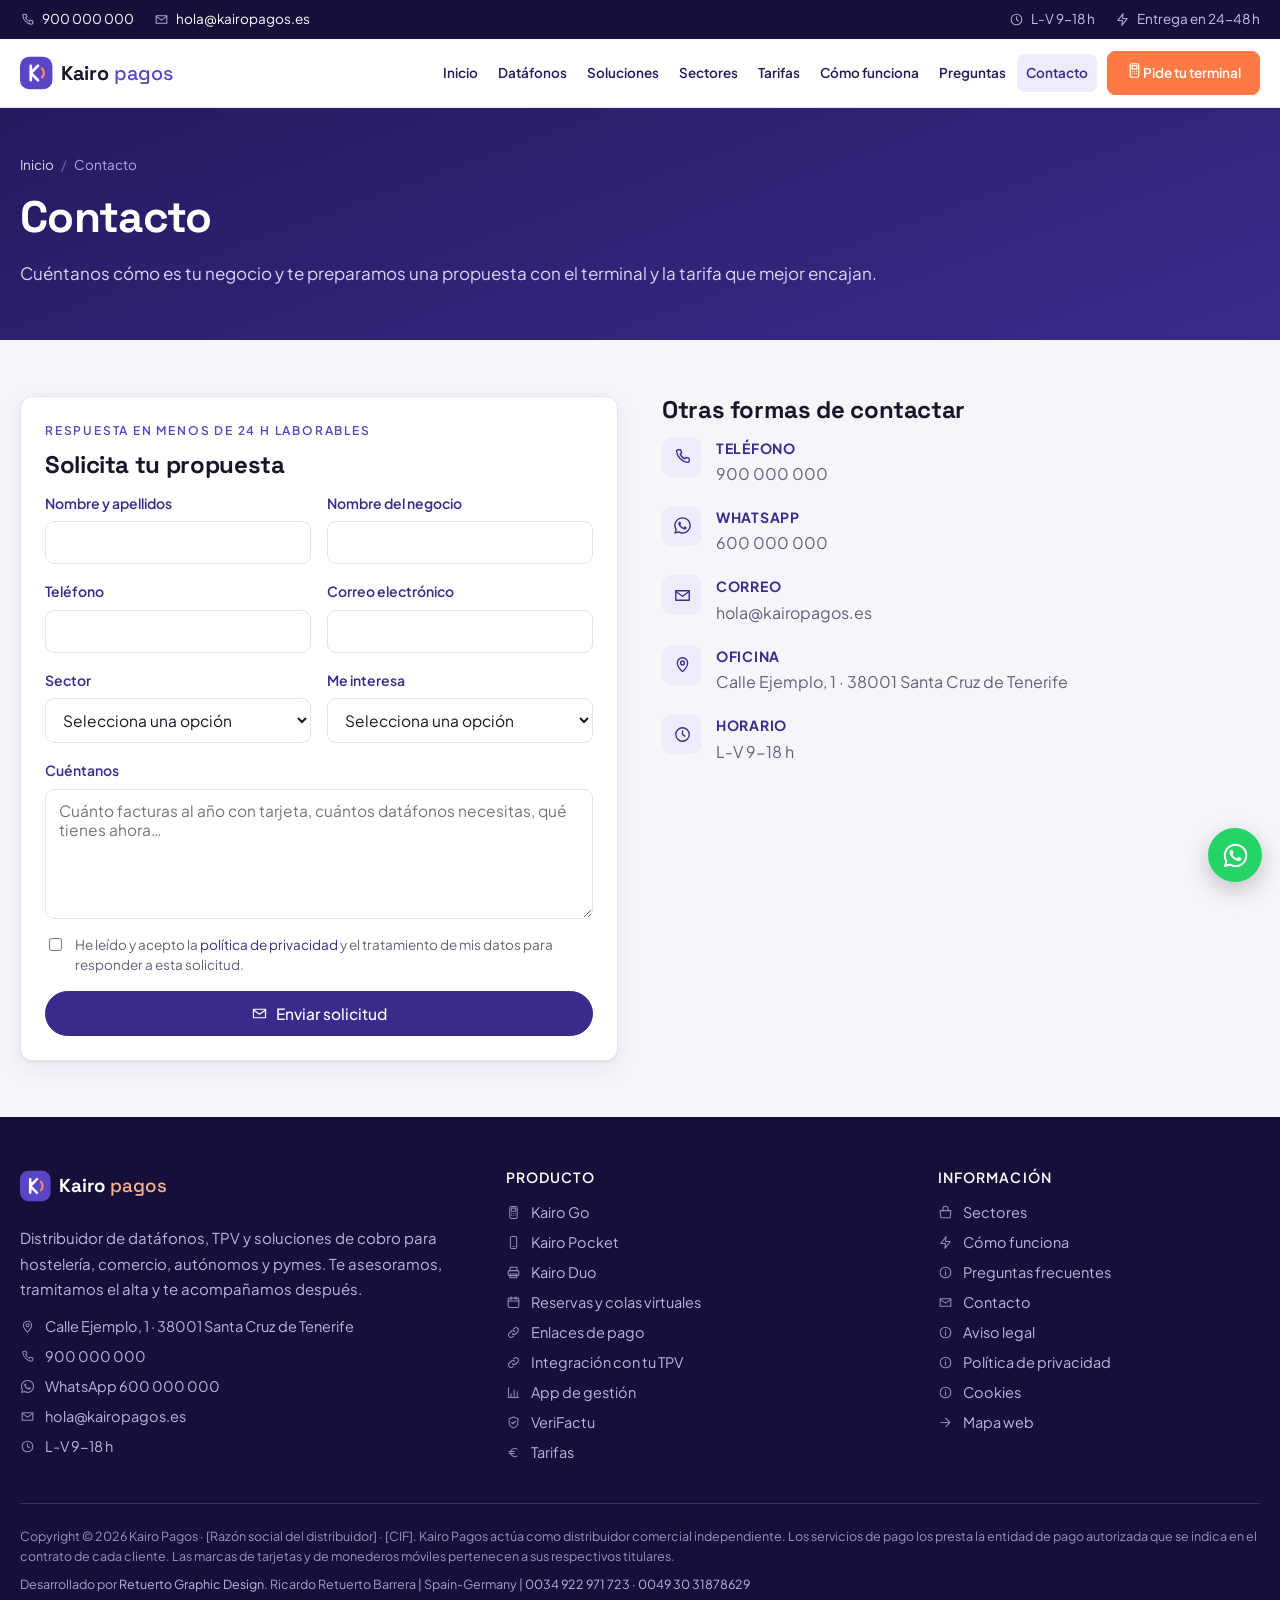
<file: contacto.html>
<!DOCTYPE html>
<html lang="es">
<head>
<meta charset="utf-8">
<meta name="viewport" content="width=device-width, initial-scale=1">
<title>Contacto | Kairo Pagos</title>
<meta name="description" content="Solicita una propuesta de terminal de pago y tarifa para tu negocio.">
<meta property="og:title" content="Contacto | Kairo Pagos">
<meta property="og:description" content="Solicita una propuesta de terminal de pago y tarifa para tu negocio.">
<meta property="og:type" content="website">
<link rel="canonical" href="https://retuertographic.github.io/Djo/contacto.html">
<link rel="preconnect" href="https://fonts.googleapis.com">
<link rel="preconnect" href="https://fonts.gstatic.com" crossorigin>
<link href="https://fonts.googleapis.com/css2?family=Plus+Jakarta+Sans:wght@400;500;600;700&family=Space+Grotesk:wght@500;600;700&family=Caveat:wght@600&display=swap" rel="stylesheet">
<link rel="stylesheet" href="assets/styles.css">
<link rel="icon" href="assets/favicon.svg" type="image/svg+xml">
<meta name="theme-color" content="#3B2A8C">
</head>
<body>
<div class="topbar"><div class="wrap">
  <div class="tb-items">
    <span><svg viewBox="0 0 24 24" fill="none" stroke="currentColor" stroke-width="1.7" stroke-linecap="round" stroke-linejoin="round" aria-hidden="true"><path d="M6.5 3.5h3l1.5 4-2 1.5a12 12 0 0 0 6 6l1.5-2 4 1.5v3a2 2 0 0 1-2.2 2A16.5 16.5 0 0 1 4.5 5.7 2 2 0 0 1 6.5 3.5Z"/></svg><a href="tel:+34900000000">900 000 000</a></span>
    <span><svg viewBox="0 0 24 24" fill="none" stroke="currentColor" stroke-width="1.7" stroke-linecap="round" stroke-linejoin="round" aria-hidden="true"><path d="M3.5 6h17v12h-17z"/><path d="m3.5 7 8.5 6 8.5-6"/></svg><a href="mailto:hola@kairopagos.es">hola@kairopagos.es</a></span>
  </div>
  <div class="tb-items">
    <span><svg viewBox="0 0 24 24" fill="none" stroke="currentColor" stroke-width="1.7" stroke-linecap="round" stroke-linejoin="round" aria-hidden="true"><circle cx="12" cy="12" r="8.5"/><path d="M12 7.5V12l3 2"/></svg>L-V 9-18 h</span>
    <span><svg viewBox="0 0 24 24" fill="none" stroke="currentColor" stroke-width="1.7" stroke-linecap="round" stroke-linejoin="round" aria-hidden="true"><path d="M13 2.5 4.5 13.5H12l-1 8 8.5-11H12z"/></svg>Entrega en 24-48 h</span>
  </div>
</div></div>

<header class="site-header"><div class="wrap">
  <a class="brand" href="index.html"><svg class="logo" viewBox="0 0 190 40" role="img" aria-label="Kairo Pagos"><rect x="0" y="2" width="36" height="36" rx="10" fill="#5B45C7"/><path d="M12 12v16M12 20l8-8M12 20l8 8" stroke="#fff" stroke-width="3" fill="none" stroke-linecap="round" stroke-linejoin="round"/><path d="M24.5 15a7 7 0 0 1 0 10" stroke="#FF8A5B" stroke-width="2.6" fill="none" stroke-linecap="round"/><text x="46" y="27.5" font-family="Space Grotesk, Arial, sans-serif" font-size="22" font-weight="700" fill="#17152A">Kairo<tspan fill="#5B45C7" font-weight="500"> pagos</tspan></text></svg></a>
  <button class="nav-toggle" id="navToggle" aria-expanded="false" aria-controls="mainNav" aria-label="Abrir menú"><svg viewBox="0 0 24 24" fill="none" stroke="currentColor" stroke-width="1.7" stroke-linecap="round" stroke-linejoin="round" aria-hidden="true"><path d="M4 7h16M4 12h16M4 17h16"/></svg></button>
  <nav class="main-nav" id="mainNav" aria-label="Navegación principal">
    <ul>
      <li><a href="index.html">Inicio</a></li><li><a href="terminales.html">Datáfonos</a></li><li><a href="soluciones.html">Soluciones</a></li><li><a href="sectores.html">Sectores</a></li><li><a href="tarifas.html">Tarifas</a></li><li><a href="como-funciona.html">Cómo funciona</a></li><li><a href="preguntas-frecuentes.html">Preguntas</a></li><li><a href="contacto.html" class="active">Contacto</a></li>
      <li class="nav-mas" hidden>
        <button type="button" aria-expanded="false" aria-haspopup="true">Más <svg viewBox="0 0 24 24" fill="none" stroke="currentColor" stroke-width="1.7" stroke-linecap="round" stroke-linejoin="round" aria-hidden="true"><path d="m6.5 9.5 5.5 5 5.5-5"/></svg></button>
        <ul class="nav-drop"></ul>
      </li>
      <li class="cta"><a class="btn btn-primary" href="contacto.html"><svg viewBox="0 0 24 24" fill="none" stroke="currentColor" stroke-width="1.7" stroke-linecap="round" stroke-linejoin="round" aria-hidden="true"><rect x="6" y="2.5" width="12" height="19" rx="2.5"/><rect x="8.5" y="5" width="7" height="5" rx="1"/><path d="M9 13.5h.01M12 13.5h.01M15 13.5h.01M9 16.5h.01M12 16.5h.01M15 16.5h.01"/></svg>Pide tu terminal</a></li>
    </ul>
  </nav>
</div></header>

<main>
<div class="page-head"><div class="wrap">
  <div class="crumbs"><a href="index.html">Inicio</a><span>/</span>Contacto</div>
  <h1>Contacto</h1>
  <p>Cuéntanos cómo es tu negocio y te preparamos una propuesta con el terminal y la tarifa que mejor encajan.</p>
</div></div><section><div class="wrap"><div class="grid g2" style="gap:44px;align-items:start">
  <div class="card form-card" id="escribenos">
  <span class="eyebrow-dark">Respuesta en menos de 24 h laborables</span>
  <h2 style="font-size:24px">Solicita tu propuesta</h2>
  <form class="contact" id="contactForm" data-to="hola@kairopagos.es" action="mailto:hola@kairopagos.es" method="post" enctype="text/plain">
    <div class="row2">
      <div class="field"><label for="nombre">Nombre y apellidos</label><input id="nombre" name="nombre" required></div>
      <div class="field"><label for="negocio">Nombre del negocio</label><input id="negocio" name="negocio"></div>
    </div>
    <div class="row2">
      <div class="field"><label for="tel">Teléfono</label><input id="tel" name="telefono" type="tel" required></div>
      <div class="field"><label for="email">Correo electrónico</label><input id="email" name="email" type="email" required></div>
    </div>
    <div class="row2">
      <div class="field"><label for="sector">Sector</label><select id="sector" name="sector"><option>Selecciona una opción</option><option>Restaurante o cafetería</option><option>Bar, ocio o chiringuito</option><option>Comercio o tienda</option><option>Peluquería o estética</option><option>Autónomo o pyme</option><option>Eventos y ferias</option><option>Otro</option></select></div>
      <div class="field"><label for="interes">Me interesa</label><select id="interes" name="interes"><option>Selecciona una opción</option><option>Kairo Go</option><option>Kairo Pocket</option><option>Kairo Duo</option><option>Reservas y colas virtuales</option><option>Enlaces de pago</option><option>Integración con mi TPV</option><option>Comparar con mi datáfono actual</option></select></div>
    </div>
    <div class="field"><label for="msg">Cuéntanos</label><textarea id="msg" name="mensaje" placeholder="Cuánto facturas al año con tarjeta, cuántos datáfonos necesitas, qué tienes ahora…"></textarea></div>
    <label class="consent"><input type="checkbox" name="consent" required> <span>He leído y acepto la <a href="politica-de-privacidad.html">política de privacidad</a> y el tratamiento de mis datos para responder a esta solicitud.</span></label>
    <button class="btn btn-primary" type="submit"><svg viewBox="0 0 24 24" fill="none" stroke="currentColor" stroke-width="1.7" stroke-linecap="round" stroke-linejoin="round" aria-hidden="true"><path d="M3.5 6h17v12h-17z"/><path d="m3.5 7 8.5 6 8.5-6"/></svg>Enviar solicitud</button>
    <p class="form-msg" id="formMsg">Se abrirá tu programa de correo con la solicitud ya redactada. Si no ocurre nada, escríbenos a <a href="mailto:hola@kairopagos.es">hola@kairopagos.es</a>.</p>
  </form>
  </div>
  <div>
    <h2 style="font-size:24px">Otras formas de contactar</h2>
    <ul class="info-list">
      <li><span class="ico"><svg viewBox="0 0 24 24" fill="none" stroke="currentColor" stroke-width="1.7" stroke-linecap="round" stroke-linejoin="round" aria-hidden="true"><path d="M6.5 3.5h3l1.5 4-2 1.5a12 12 0 0 0 6 6l1.5-2 4 1.5v3a2 2 0 0 1-2.2 2A16.5 16.5 0 0 1 4.5 5.7 2 2 0 0 1 6.5 3.5Z"/></svg></span><div><b>Teléfono</b><a href="tel:+34900000000">900 000 000</a></div></li>
      <li><span class="ico"><svg viewBox="0 0 448 512" fill="currentColor" aria-hidden="true"><path d="M380.9 97.1C339 55.1 283.2 32 223.9 32c-122.4 0-222 99.6-222 222 0 39.1 10.2 77.3 29.6 110.9L0 480l117.7-30.9c32.4 17.7 68.9 27 106.1 27h.1c122.3 0 224.1-99.6 224.1-222 0-59.3-25.2-115-67.1-157zm-157 341.6c-33.2 0-65.7-8.9-94-25.7l-6.7-4-69.8 18.3L72 359.2l-4.4-7c-18.5-29.4-28.2-63.3-28.2-98.2 0-101.7 82.8-184.5 184.6-184.5 49.3 0 95.6 19.2 130.4 54.1 34.8 34.9 56.2 81.2 56.1 130.5 0 101.8-84.9 184.6-186.6 184.6zm101.2-138.2c-5.5-2.8-32.8-16.2-37.9-18-5.1-1.9-8.8-2.8-12.5 2.8-3.7 5.6-14.3 18-17.6 21.8-3.2 3.7-6.5 4.2-12 1.4-32.6-16.3-54-29.1-75.5-66-5.7-9.8 5.7-9.1 16.3-30.3 1.8-3.7.9-6.9-.5-9.7-1.4-2.8-12.5-30.1-17.1-41.2-4.5-10.8-9.1-9.3-12.5-9.5-3.2-.2-6.9-.2-10.6-.2-3.7 0-9.7 1.4-14.8 6.9-5.1 5.6-19.4 19-19.4 46.3 0 27.3 19.9 53.7 22.6 57.4 2.8 3.7 39.1 59.7 94.8 83.8 35.2 15.2 49 16.5 66.6 13.9 10.7-1.6 32.8-13.4 37.4-26.4 4.6-13 4.6-24.1 3.2-26.4-1.3-2.5-5-3.9-10.5-6.6z"/></svg></span><div><b>WhatsApp</b><a href="https://wa.me/34600000000" target="_blank" rel="noopener">600 000 000</a></div></li>
      <li><span class="ico"><svg viewBox="0 0 24 24" fill="none" stroke="currentColor" stroke-width="1.7" stroke-linecap="round" stroke-linejoin="round" aria-hidden="true"><path d="M3.5 6h17v12h-17z"/><path d="m3.5 7 8.5 6 8.5-6"/></svg></span><div><b>Correo</b><a href="mailto:hola@kairopagos.es">hola@kairopagos.es</a></div></li>
      <li><span class="ico"><svg viewBox="0 0 24 24" fill="none" stroke="currentColor" stroke-width="1.7" stroke-linecap="round" stroke-linejoin="round" aria-hidden="true"><path d="M12 21s6.5-6 6.5-11a6.5 6.5 0 1 0-13 0C5.5 15 12 21 12 21Z"/><circle cx="12" cy="10" r="2.4"/></svg></span><div><b>Oficina</b><span>Calle Ejemplo, 1 · 38001 Santa Cruz de Tenerife</span></div></li>
      <li><span class="ico"><svg viewBox="0 0 24 24" fill="none" stroke="currentColor" stroke-width="1.7" stroke-linecap="round" stroke-linejoin="round" aria-hidden="true"><circle cx="12" cy="12" r="8.5"/><path d="M12 7.5V12l3 2"/></svg></span><div><b>Horario</b><span>L-V 9-18 h</span></div></li>
    </ul>
  </div>
</div></div></section>
<script>
// Preselecciona el producto si se llega desde la ficha de un terminal.
(function () {
  var q = new URLSearchParams(location.search).get('interes');
  var sel = document.getElementById('interes');
  if (!q || !sel) return;
  Array.prototype.forEach.call(sel.options, function (o) { if (o.text === q) sel.value = o.value; });
})();
</script>
</main>
<footer class="site"><div class="wrap">
  <div class="foot-grid">
    <div>
      <a class="foot-brand" href="index.html"><svg class="logo" viewBox="0 0 190 40" role="img" aria-label="Kairo Pagos"><rect x="0" y="2" width="36" height="36" rx="10" fill="#5B45C7"/><path d="M12 12v16M12 20l8-8M12 20l8 8" stroke="#fff" stroke-width="3" fill="none" stroke-linecap="round" stroke-linejoin="round"/><path d="M24.5 15a7 7 0 0 1 0 10" stroke="#FF8A5B" stroke-width="2.6" fill="none" stroke-linecap="round"/><text x="46" y="27.5" font-family="Space Grotesk, Arial, sans-serif" font-size="22" font-weight="700" fill="#FFFFFF">Kairo<tspan fill="#FFB38A" font-weight="500"> pagos</tspan></text></svg></a>
      <p>Distribuidor de datáfonos, TPV y soluciones de cobro para hostelería, comercio, autónomos y pymes. Te asesoramos, tramitamos el alta y te acompañamos después.</p>
      <ul class="foot-links">
        <li><a href="contacto.html"><svg viewBox="0 0 24 24" fill="none" stroke="currentColor" stroke-width="1.7" stroke-linecap="round" stroke-linejoin="round" aria-hidden="true"><path d="M12 21s6.5-6 6.5-11a6.5 6.5 0 1 0-13 0C5.5 15 12 21 12 21Z"/><circle cx="12" cy="10" r="2.4"/></svg><span>Calle Ejemplo, 1 · 38001 Santa Cruz de Tenerife</span></a></li>
        <li><a href="tel:+34900000000"><svg viewBox="0 0 24 24" fill="none" stroke="currentColor" stroke-width="1.7" stroke-linecap="round" stroke-linejoin="round" aria-hidden="true"><path d="M6.5 3.5h3l1.5 4-2 1.5a12 12 0 0 0 6 6l1.5-2 4 1.5v3a2 2 0 0 1-2.2 2A16.5 16.5 0 0 1 4.5 5.7 2 2 0 0 1 6.5 3.5Z"/></svg><span>900 000 000</span></a></li>
        <li><a href="https://wa.me/34600000000" target="_blank" rel="noopener"><svg viewBox="0 0 448 512" fill="currentColor" aria-hidden="true"><path d="M380.9 97.1C339 55.1 283.2 32 223.9 32c-122.4 0-222 99.6-222 222 0 39.1 10.2 77.3 29.6 110.9L0 480l117.7-30.9c32.4 17.7 68.9 27 106.1 27h.1c122.3 0 224.1-99.6 224.1-222 0-59.3-25.2-115-67.1-157zm-157 341.6c-33.2 0-65.7-8.9-94-25.7l-6.7-4-69.8 18.3L72 359.2l-4.4-7c-18.5-29.4-28.2-63.3-28.2-98.2 0-101.7 82.8-184.5 184.6-184.5 49.3 0 95.6 19.2 130.4 54.1 34.8 34.9 56.2 81.2 56.1 130.5 0 101.8-84.9 184.6-186.6 184.6zm101.2-138.2c-5.5-2.8-32.8-16.2-37.9-18-5.1-1.9-8.8-2.8-12.5 2.8-3.7 5.6-14.3 18-17.6 21.8-3.2 3.7-6.5 4.2-12 1.4-32.6-16.3-54-29.1-75.5-66-5.7-9.8 5.7-9.1 16.3-30.3 1.8-3.7.9-6.9-.5-9.7-1.4-2.8-12.5-30.1-17.1-41.2-4.5-10.8-9.1-9.3-12.5-9.5-3.2-.2-6.9-.2-10.6-.2-3.7 0-9.7 1.4-14.8 6.9-5.1 5.6-19.4 19-19.4 46.3 0 27.3 19.9 53.7 22.6 57.4 2.8 3.7 39.1 59.7 94.8 83.8 35.2 15.2 49 16.5 66.6 13.9 10.7-1.6 32.8-13.4 37.4-26.4 4.6-13 4.6-24.1 3.2-26.4-1.3-2.5-5-3.9-10.5-6.6z"/></svg><span>WhatsApp 600 000 000</span></a></li>
        <li><a href="mailto:hola@kairopagos.es"><svg viewBox="0 0 24 24" fill="none" stroke="currentColor" stroke-width="1.7" stroke-linecap="round" stroke-linejoin="round" aria-hidden="true"><path d="M3.5 6h17v12h-17z"/><path d="m3.5 7 8.5 6 8.5-6"/></svg><span>hola@kairopagos.es</span></a></li>
        <li><a href="contacto.html"><svg viewBox="0 0 24 24" fill="none" stroke="currentColor" stroke-width="1.7" stroke-linecap="round" stroke-linejoin="round" aria-hidden="true"><circle cx="12" cy="12" r="8.5"/><path d="M12 7.5V12l3 2"/></svg><span>L-V 9-18 h</span></a></li>
      </ul>
    </div>
    <div><h4>Producto</h4><ul class="foot-links"><li><a href="terminales.html#go"><svg viewBox="0 0 24 24" fill="none" stroke="currentColor" stroke-width="1.7" stroke-linecap="round" stroke-linejoin="round" aria-hidden="true"><rect x="6" y="2.5" width="12" height="19" rx="2.5"/><rect x="8.5" y="5" width="7" height="5" rx="1"/><path d="M9 13.5h.01M12 13.5h.01M15 13.5h.01M9 16.5h.01M12 16.5h.01M15 16.5h.01"/></svg><span>Kairo Go</span></a></li><li><a href="terminales.html#pocket"><svg viewBox="0 0 24 24" fill="none" stroke="currentColor" stroke-width="1.7" stroke-linecap="round" stroke-linejoin="round" aria-hidden="true"><rect x="7" y="2.5" width="10" height="19" rx="2.2"/><path d="M11 18.5h2"/></svg><span>Kairo Pocket</span></a></li><li><a href="terminales.html#duo"><svg viewBox="0 0 24 24" fill="none" stroke="currentColor" stroke-width="1.7" stroke-linecap="round" stroke-linejoin="round" aria-hidden="true"><path d="M6.5 9V3.5h11V9"/><rect x="3.5" y="9" width="17" height="8" rx="2"/><path d="M6.5 14.5h11v6h-11z"/></svg><span>Kairo Duo</span></a></li><li><a href="soluciones.html#reservas"><svg viewBox="0 0 24 24" fill="none" stroke="currentColor" stroke-width="1.7" stroke-linecap="round" stroke-linejoin="round" aria-hidden="true"><rect x="3.5" y="5" width="17" height="15" rx="2"/><path d="M3.5 9.5h17M8 3v4M16 3v4"/></svg><span>Reservas y colas virtuales</span></a></li><li><a href="soluciones.html#enlaces"><svg viewBox="0 0 24 24" fill="none" stroke="currentColor" stroke-width="1.7" stroke-linecap="round" stroke-linejoin="round" aria-hidden="true"><path d="M10 14a4 4 0 0 0 5.66 0l3-3a4 4 0 0 0-5.66-5.66l-1 1"/><path d="M14 10a4 4 0 0 0-5.66 0l-3 3a4 4 0 0 0 5.66 5.66l1-1"/></svg><span>Enlaces de pago</span></a></li><li><a href="soluciones.html#integracion"><svg viewBox="0 0 24 24" fill="none" stroke="currentColor" stroke-width="1.7" stroke-linecap="round" stroke-linejoin="round" aria-hidden="true"><path d="M10 14a4 4 0 0 0 5.66 0l3-3a4 4 0 0 0-5.66-5.66l-1 1"/><path d="M14 10a4 4 0 0 0-5.66 0l-3 3a4 4 0 0 0 5.66 5.66l1-1"/></svg><span>Integración con tu TPV</span></a></li><li><a href="soluciones.html#app"><svg viewBox="0 0 24 24" fill="none" stroke="currentColor" stroke-width="1.7" stroke-linecap="round" stroke-linejoin="round" aria-hidden="true"><path d="M4 20V4"/><path d="M4 20h16"/><path d="M8 20v-6M13 20V8M18 20v-9"/></svg><span>App de gestión</span></a></li><li><a href="soluciones.html#verifactu"><svg viewBox="0 0 24 24" fill="none" stroke="currentColor" stroke-width="1.7" stroke-linecap="round" stroke-linejoin="round" aria-hidden="true"><path d="M12 3.2 19 6v6c0 4.4-3 7.6-7 8.8-4-1.2-7-4.4-7-8.8V6Z"/><path d="m9 12 2 2 4-4"/></svg><span>VeriFactu</span></a></li><li><a href="tarifas.html"><svg viewBox="0 0 24 24" fill="none" stroke="currentColor" stroke-width="1.7" stroke-linecap="round" stroke-linejoin="round" aria-hidden="true"><path d="M17.5 6.5a6.5 6.5 0 1 0 0 11"/><path d="M4.5 10.5h9M4.5 13.5h9"/></svg><span>Tarifas</span></a></li></ul></div>
    <div><h4>Información</h4><ul class="foot-links"><li><a href="sectores.html"><svg viewBox="0 0 24 24" fill="none" stroke="currentColor" stroke-width="1.7" stroke-linecap="round" stroke-linejoin="round" aria-hidden="true"><path d="M3.5 9h17l-1 11.5h-15z"/><path d="M8 9V6a4 4 0 0 1 8 0v3"/></svg><span>Sectores</span></a></li><li><a href="como-funciona.html"><svg viewBox="0 0 24 24" fill="none" stroke="currentColor" stroke-width="1.7" stroke-linecap="round" stroke-linejoin="round" aria-hidden="true"><path d="M13 2.5 4.5 13.5H12l-1 8 8.5-11H12z"/></svg><span>Cómo funciona</span></a></li><li><a href="preguntas-frecuentes.html"><svg viewBox="0 0 24 24" fill="none" stroke="currentColor" stroke-width="1.7" stroke-linecap="round" stroke-linejoin="round" aria-hidden="true"><circle cx="12" cy="12" r="8.5"/><path d="M12 11v5.5M12 7.8v.6"/></svg><span>Preguntas frecuentes</span></a></li><li><a href="contacto.html"><svg viewBox="0 0 24 24" fill="none" stroke="currentColor" stroke-width="1.7" stroke-linecap="round" stroke-linejoin="round" aria-hidden="true"><path d="M3.5 6h17v12h-17z"/><path d="m3.5 7 8.5 6 8.5-6"/></svg><span>Contacto</span></a></li><li><a href="aviso-legal.html"><svg viewBox="0 0 24 24" fill="none" stroke="currentColor" stroke-width="1.7" stroke-linecap="round" stroke-linejoin="round" aria-hidden="true"><circle cx="12" cy="12" r="8.5"/><path d="M12 11v5.5M12 7.8v.6"/></svg><span>Aviso legal</span></a></li><li><a href="politica-de-privacidad.html"><svg viewBox="0 0 24 24" fill="none" stroke="currentColor" stroke-width="1.7" stroke-linecap="round" stroke-linejoin="round" aria-hidden="true"><circle cx="12" cy="12" r="8.5"/><path d="M12 11v5.5M12 7.8v.6"/></svg><span>Política de privacidad</span></a></li><li><a href="cookies.html"><svg viewBox="0 0 24 24" fill="none" stroke="currentColor" stroke-width="1.7" stroke-linecap="round" stroke-linejoin="round" aria-hidden="true"><circle cx="12" cy="12" r="8.5"/><path d="M12 11v5.5M12 7.8v.6"/></svg><span>Cookies</span></a></li><li><a href="mapa-web.html"><svg viewBox="0 0 24 24" fill="none" stroke="currentColor" stroke-width="1.7" stroke-linecap="round" stroke-linejoin="round" aria-hidden="true"><path d="M5 12h13"/><path d="m12.5 5.5 6.5 6.5-6.5 6.5"/></svg><span>Mapa web</span></a></li></ul></div>
  </div>
  <div class="foot-bottom">
    <p class="foot-legal-text">Copyright © 2026 Kairo Pagos · [Razón social del distribuidor] · [CIF]. Kairo Pagos actúa como distribuidor comercial independiente. Los servicios de pago los presta la entidad de pago autorizada que se indica en el contrato de cada cliente. Las marcas de tarjetas y de monederos móviles pertenecen a sus respectivos titulares.</p>
    <p class="foot-credit">Desarrollado por <a href="https://retuertographicdesign.com/" target="_blank" rel="noopener">Retuerto Graphic Design</a>. Ricardo Retuerto Barrera | Spain-Germany | <a href="tel:0034922971723">0034 922 971 723</a> · <a href="tel:00493031878629">0049 30 31878629</a></p>
  </div>
</div></footer>
<button class="arriba" type="button" id="irArriba" hidden aria-label="Volver arriba" title="Volver arriba"><svg viewBox="0 0 24 24" fill="none" stroke="currentColor" stroke-width="1.7" stroke-linecap="round" stroke-linejoin="round" aria-hidden="true"><path d="M12 19V6"/><path d="m5.5 12.5 6.5-6.5 6.5 6.5"/></svg></button>
<a class="wa" href="https://wa.me/34600000000" target="_blank" rel="noopener" aria-label="Escríbenos por WhatsApp"><svg viewBox="0 0 448 512" fill="currentColor" aria-hidden="true"><path d="M380.9 97.1C339 55.1 283.2 32 223.9 32c-122.4 0-222 99.6-222 222 0 39.1 10.2 77.3 29.6 110.9L0 480l117.7-30.9c32.4 17.7 68.9 27 106.1 27h.1c122.3 0 224.1-99.6 224.1-222 0-59.3-25.2-115-67.1-157zm-157 341.6c-33.2 0-65.7-8.9-94-25.7l-6.7-4-69.8 18.3L72 359.2l-4.4-7c-18.5-29.4-28.2-63.3-28.2-98.2 0-101.7 82.8-184.5 184.6-184.5 49.3 0 95.6 19.2 130.4 54.1 34.8 34.9 56.2 81.2 56.1 130.5 0 101.8-84.9 184.6-186.6 184.6zm101.2-138.2c-5.5-2.8-32.8-16.2-37.9-18-5.1-1.9-8.8-2.8-12.5 2.8-3.7 5.6-14.3 18-17.6 21.8-3.2 3.7-6.5 4.2-12 1.4-32.6-16.3-54-29.1-75.5-66-5.7-9.8 5.7-9.1 16.3-30.3 1.8-3.7.9-6.9-.5-9.7-1.4-2.8-12.5-30.1-17.1-41.2-4.5-10.8-9.1-9.3-12.5-9.5-3.2-.2-6.9-.2-10.6-.2-3.7 0-9.7 1.4-14.8 6.9-5.1 5.6-19.4 19-19.4 46.3 0 27.3 19.9 53.7 22.6 57.4 2.8 3.7 39.1 59.7 94.8 83.8 35.2 15.2 49 16.5 66.6 13.9 10.7-1.6 32.8-13.4 37.4-26.4 4.6-13 4.6-24.1 3.2-26.4-1.3-2.5-5-3.9-10.5-6.6z"/></svg></a>

<script src="assets/site.js"></script>
</body>
</html>
</file>
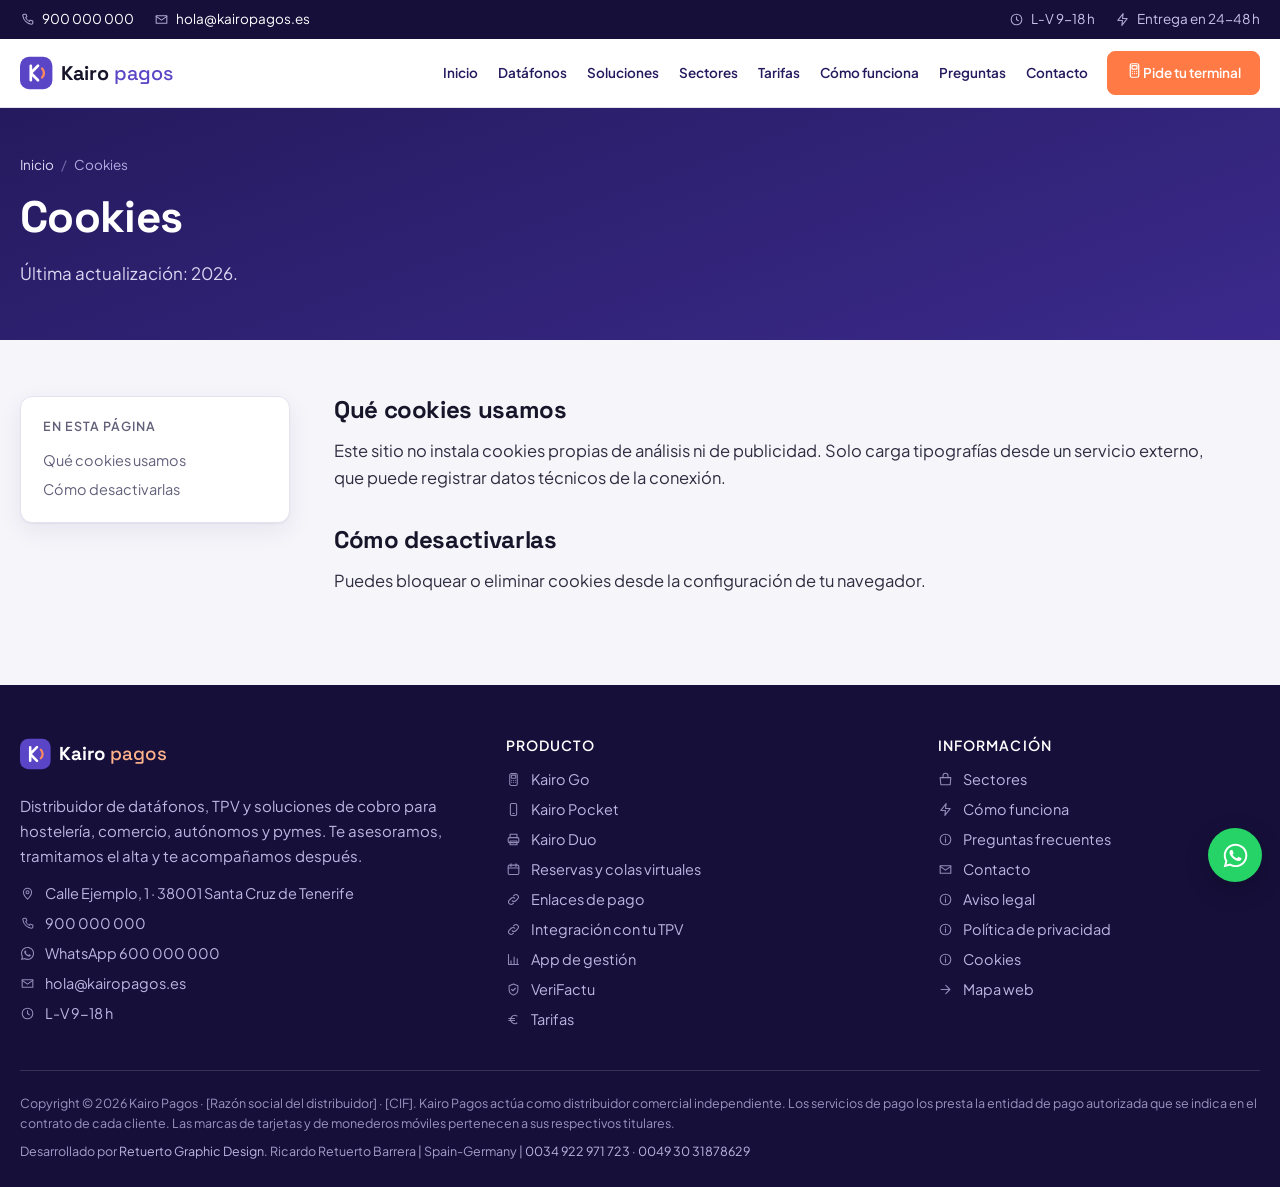
<file: cookies.html>
<!DOCTYPE html>
<html lang="es">
<head>
<meta charset="utf-8">
<meta name="viewport" content="width=device-width, initial-scale=1">
<title>Cookies | Kairo Pagos</title>
<meta name="description" content="Cookies de Kairo Pagos.">
<meta property="og:title" content="Cookies | Kairo Pagos">
<meta property="og:description" content="Cookies de Kairo Pagos.">
<meta property="og:type" content="website">
<link rel="canonical" href="https://retuertographic.github.io/Djo/cookies.html">
<link rel="preconnect" href="https://fonts.googleapis.com">
<link rel="preconnect" href="https://fonts.gstatic.com" crossorigin>
<link href="https://fonts.googleapis.com/css2?family=Plus+Jakarta+Sans:wght@400;500;600;700&family=Space+Grotesk:wght@500;600;700&family=Caveat:wght@600&display=swap" rel="stylesheet">
<link rel="stylesheet" href="assets/styles.css">
<link rel="icon" href="assets/favicon.svg" type="image/svg+xml">
<meta name="theme-color" content="#3B2A8C">
</head>
<body>
<div class="topbar"><div class="wrap">
  <div class="tb-items">
    <span><svg viewBox="0 0 24 24" fill="none" stroke="currentColor" stroke-width="1.7" stroke-linecap="round" stroke-linejoin="round" aria-hidden="true"><path d="M6.5 3.5h3l1.5 4-2 1.5a12 12 0 0 0 6 6l1.5-2 4 1.5v3a2 2 0 0 1-2.2 2A16.5 16.5 0 0 1 4.5 5.7 2 2 0 0 1 6.5 3.5Z"/></svg><a href="tel:+34900000000">900 000 000</a></span>
    <span><svg viewBox="0 0 24 24" fill="none" stroke="currentColor" stroke-width="1.7" stroke-linecap="round" stroke-linejoin="round" aria-hidden="true"><path d="M3.5 6h17v12h-17z"/><path d="m3.5 7 8.5 6 8.5-6"/></svg><a href="mailto:hola@kairopagos.es">hola@kairopagos.es</a></span>
  </div>
  <div class="tb-items">
    <span><svg viewBox="0 0 24 24" fill="none" stroke="currentColor" stroke-width="1.7" stroke-linecap="round" stroke-linejoin="round" aria-hidden="true"><circle cx="12" cy="12" r="8.5"/><path d="M12 7.5V12l3 2"/></svg>L-V 9-18 h</span>
    <span><svg viewBox="0 0 24 24" fill="none" stroke="currentColor" stroke-width="1.7" stroke-linecap="round" stroke-linejoin="round" aria-hidden="true"><path d="M13 2.5 4.5 13.5H12l-1 8 8.5-11H12z"/></svg>Entrega en 24-48 h</span>
  </div>
</div></div>

<header class="site-header"><div class="wrap">
  <a class="brand" href="index.html"><svg class="logo" viewBox="0 0 190 40" role="img" aria-label="Kairo Pagos"><rect x="0" y="2" width="36" height="36" rx="10" fill="#5B45C7"/><path d="M12 12v16M12 20l8-8M12 20l8 8" stroke="#fff" stroke-width="3" fill="none" stroke-linecap="round" stroke-linejoin="round"/><path d="M24.5 15a7 7 0 0 1 0 10" stroke="#FF8A5B" stroke-width="2.6" fill="none" stroke-linecap="round"/><text x="46" y="27.5" font-family="Space Grotesk, Arial, sans-serif" font-size="22" font-weight="700" fill="#17152A">Kairo<tspan fill="#5B45C7" font-weight="500"> pagos</tspan></text></svg></a>
  <button class="nav-toggle" id="navToggle" aria-expanded="false" aria-controls="mainNav" aria-label="Abrir menú"><svg viewBox="0 0 24 24" fill="none" stroke="currentColor" stroke-width="1.7" stroke-linecap="round" stroke-linejoin="round" aria-hidden="true"><path d="M4 7h16M4 12h16M4 17h16"/></svg></button>
  <nav class="main-nav" id="mainNav" aria-label="Navegación principal">
    <ul>
      <li><a href="index.html">Inicio</a></li><li><a href="terminales.html">Datáfonos</a></li><li><a href="soluciones.html">Soluciones</a></li><li><a href="sectores.html">Sectores</a></li><li><a href="tarifas.html">Tarifas</a></li><li><a href="como-funciona.html">Cómo funciona</a></li><li><a href="preguntas-frecuentes.html">Preguntas</a></li><li><a href="contacto.html">Contacto</a></li>
      <li class="nav-mas" hidden>
        <button type="button" aria-expanded="false" aria-haspopup="true">Más <svg viewBox="0 0 24 24" fill="none" stroke="currentColor" stroke-width="1.7" stroke-linecap="round" stroke-linejoin="round" aria-hidden="true"><path d="m6.5 9.5 5.5 5 5.5-5"/></svg></button>
        <ul class="nav-drop"></ul>
      </li>
      <li class="cta"><a class="btn btn-primary" href="contacto.html"><svg viewBox="0 0 24 24" fill="none" stroke="currentColor" stroke-width="1.7" stroke-linecap="round" stroke-linejoin="round" aria-hidden="true"><rect x="6" y="2.5" width="12" height="19" rx="2.5"/><rect x="8.5" y="5" width="7" height="5" rx="1"/><path d="M9 13.5h.01M12 13.5h.01M15 13.5h.01M9 16.5h.01M12 16.5h.01M15 16.5h.01"/></svg>Pide tu terminal</a></li>
    </ul>
  </nav>
</div></header>

<main>
<div class="page-head"><div class="wrap">
  <div class="crumbs"><a href="index.html">Inicio</a><span>/</span>Cookies</div>
  <h1>Cookies</h1>
  <p>Última actualización: 2026.</p>
</div></div><section><div class="wrap"><div class="legal-layout">
<aside class="legal-nav"><h3>En esta página</h3><ul class="foot-links dark"><li><a href="#s0">Qué cookies usamos</a></li><li><a href="#s1">Cómo desactivarlas</a></li></ul></aside>
<div class="legal-body"><div class="legal-sec" id="s0"><h2>Qué cookies usamos</h2><p>Este sitio no instala cookies propias de análisis ni de publicidad. Solo carga tipografías desde un servicio externo, que puede registrar datos técnicos de la conexión.</p></div><div class="legal-sec" id="s1"><h2>Cómo desactivarlas</h2><p>Puedes bloquear o eliminar cookies desde la configuración de tu navegador.</p></div></div></div></div></section>
</main>
<footer class="site"><div class="wrap">
  <div class="foot-grid">
    <div>
      <a class="foot-brand" href="index.html"><svg class="logo" viewBox="0 0 190 40" role="img" aria-label="Kairo Pagos"><rect x="0" y="2" width="36" height="36" rx="10" fill="#5B45C7"/><path d="M12 12v16M12 20l8-8M12 20l8 8" stroke="#fff" stroke-width="3" fill="none" stroke-linecap="round" stroke-linejoin="round"/><path d="M24.5 15a7 7 0 0 1 0 10" stroke="#FF8A5B" stroke-width="2.6" fill="none" stroke-linecap="round"/><text x="46" y="27.5" font-family="Space Grotesk, Arial, sans-serif" font-size="22" font-weight="700" fill="#FFFFFF">Kairo<tspan fill="#FFB38A" font-weight="500"> pagos</tspan></text></svg></a>
      <p>Distribuidor de datáfonos, TPV y soluciones de cobro para hostelería, comercio, autónomos y pymes. Te asesoramos, tramitamos el alta y te acompañamos después.</p>
      <ul class="foot-links">
        <li><a href="contacto.html"><svg viewBox="0 0 24 24" fill="none" stroke="currentColor" stroke-width="1.7" stroke-linecap="round" stroke-linejoin="round" aria-hidden="true"><path d="M12 21s6.5-6 6.5-11a6.5 6.5 0 1 0-13 0C5.5 15 12 21 12 21Z"/><circle cx="12" cy="10" r="2.4"/></svg><span>Calle Ejemplo, 1 · 38001 Santa Cruz de Tenerife</span></a></li>
        <li><a href="tel:+34900000000"><svg viewBox="0 0 24 24" fill="none" stroke="currentColor" stroke-width="1.7" stroke-linecap="round" stroke-linejoin="round" aria-hidden="true"><path d="M6.5 3.5h3l1.5 4-2 1.5a12 12 0 0 0 6 6l1.5-2 4 1.5v3a2 2 0 0 1-2.2 2A16.5 16.5 0 0 1 4.5 5.7 2 2 0 0 1 6.5 3.5Z"/></svg><span>900 000 000</span></a></li>
        <li><a href="https://wa.me/34600000000" target="_blank" rel="noopener"><svg viewBox="0 0 448 512" fill="currentColor" aria-hidden="true"><path d="M380.9 97.1C339 55.1 283.2 32 223.9 32c-122.4 0-222 99.6-222 222 0 39.1 10.2 77.3 29.6 110.9L0 480l117.7-30.9c32.4 17.7 68.9 27 106.1 27h.1c122.3 0 224.1-99.6 224.1-222 0-59.3-25.2-115-67.1-157zm-157 341.6c-33.2 0-65.7-8.9-94-25.7l-6.7-4-69.8 18.3L72 359.2l-4.4-7c-18.5-29.4-28.2-63.3-28.2-98.2 0-101.7 82.8-184.5 184.6-184.5 49.3 0 95.6 19.2 130.4 54.1 34.8 34.9 56.2 81.2 56.1 130.5 0 101.8-84.9 184.6-186.6 184.6zm101.2-138.2c-5.5-2.8-32.8-16.2-37.9-18-5.1-1.9-8.8-2.8-12.5 2.8-3.7 5.6-14.3 18-17.6 21.8-3.2 3.7-6.5 4.2-12 1.4-32.6-16.3-54-29.1-75.5-66-5.7-9.8 5.7-9.1 16.3-30.3 1.8-3.7.9-6.9-.5-9.7-1.4-2.8-12.5-30.1-17.1-41.2-4.5-10.8-9.1-9.3-12.5-9.5-3.2-.2-6.9-.2-10.6-.2-3.7 0-9.7 1.4-14.8 6.9-5.1 5.6-19.4 19-19.4 46.3 0 27.3 19.9 53.7 22.6 57.4 2.8 3.7 39.1 59.7 94.8 83.8 35.2 15.2 49 16.5 66.6 13.9 10.7-1.6 32.8-13.4 37.4-26.4 4.6-13 4.6-24.1 3.2-26.4-1.3-2.5-5-3.9-10.5-6.6z"/></svg><span>WhatsApp 600 000 000</span></a></li>
        <li><a href="mailto:hola@kairopagos.es"><svg viewBox="0 0 24 24" fill="none" stroke="currentColor" stroke-width="1.7" stroke-linecap="round" stroke-linejoin="round" aria-hidden="true"><path d="M3.5 6h17v12h-17z"/><path d="m3.5 7 8.5 6 8.5-6"/></svg><span>hola@kairopagos.es</span></a></li>
        <li><a href="contacto.html"><svg viewBox="0 0 24 24" fill="none" stroke="currentColor" stroke-width="1.7" stroke-linecap="round" stroke-linejoin="round" aria-hidden="true"><circle cx="12" cy="12" r="8.5"/><path d="M12 7.5V12l3 2"/></svg><span>L-V 9-18 h</span></a></li>
      </ul>
    </div>
    <div><h4>Producto</h4><ul class="foot-links"><li><a href="terminales.html#go"><svg viewBox="0 0 24 24" fill="none" stroke="currentColor" stroke-width="1.7" stroke-linecap="round" stroke-linejoin="round" aria-hidden="true"><rect x="6" y="2.5" width="12" height="19" rx="2.5"/><rect x="8.5" y="5" width="7" height="5" rx="1"/><path d="M9 13.5h.01M12 13.5h.01M15 13.5h.01M9 16.5h.01M12 16.5h.01M15 16.5h.01"/></svg><span>Kairo Go</span></a></li><li><a href="terminales.html#pocket"><svg viewBox="0 0 24 24" fill="none" stroke="currentColor" stroke-width="1.7" stroke-linecap="round" stroke-linejoin="round" aria-hidden="true"><rect x="7" y="2.5" width="10" height="19" rx="2.2"/><path d="M11 18.5h2"/></svg><span>Kairo Pocket</span></a></li><li><a href="terminales.html#duo"><svg viewBox="0 0 24 24" fill="none" stroke="currentColor" stroke-width="1.7" stroke-linecap="round" stroke-linejoin="round" aria-hidden="true"><path d="M6.5 9V3.5h11V9"/><rect x="3.5" y="9" width="17" height="8" rx="2"/><path d="M6.5 14.5h11v6h-11z"/></svg><span>Kairo Duo</span></a></li><li><a href="soluciones.html#reservas"><svg viewBox="0 0 24 24" fill="none" stroke="currentColor" stroke-width="1.7" stroke-linecap="round" stroke-linejoin="round" aria-hidden="true"><rect x="3.5" y="5" width="17" height="15" rx="2"/><path d="M3.5 9.5h17M8 3v4M16 3v4"/></svg><span>Reservas y colas virtuales</span></a></li><li><a href="soluciones.html#enlaces"><svg viewBox="0 0 24 24" fill="none" stroke="currentColor" stroke-width="1.7" stroke-linecap="round" stroke-linejoin="round" aria-hidden="true"><path d="M10 14a4 4 0 0 0 5.66 0l3-3a4 4 0 0 0-5.66-5.66l-1 1"/><path d="M14 10a4 4 0 0 0-5.66 0l-3 3a4 4 0 0 0 5.66 5.66l1-1"/></svg><span>Enlaces de pago</span></a></li><li><a href="soluciones.html#integracion"><svg viewBox="0 0 24 24" fill="none" stroke="currentColor" stroke-width="1.7" stroke-linecap="round" stroke-linejoin="round" aria-hidden="true"><path d="M10 14a4 4 0 0 0 5.66 0l3-3a4 4 0 0 0-5.66-5.66l-1 1"/><path d="M14 10a4 4 0 0 0-5.66 0l-3 3a4 4 0 0 0 5.66 5.66l1-1"/></svg><span>Integración con tu TPV</span></a></li><li><a href="soluciones.html#app"><svg viewBox="0 0 24 24" fill="none" stroke="currentColor" stroke-width="1.7" stroke-linecap="round" stroke-linejoin="round" aria-hidden="true"><path d="M4 20V4"/><path d="M4 20h16"/><path d="M8 20v-6M13 20V8M18 20v-9"/></svg><span>App de gestión</span></a></li><li><a href="soluciones.html#verifactu"><svg viewBox="0 0 24 24" fill="none" stroke="currentColor" stroke-width="1.7" stroke-linecap="round" stroke-linejoin="round" aria-hidden="true"><path d="M12 3.2 19 6v6c0 4.4-3 7.6-7 8.8-4-1.2-7-4.4-7-8.8V6Z"/><path d="m9 12 2 2 4-4"/></svg><span>VeriFactu</span></a></li><li><a href="tarifas.html"><svg viewBox="0 0 24 24" fill="none" stroke="currentColor" stroke-width="1.7" stroke-linecap="round" stroke-linejoin="round" aria-hidden="true"><path d="M17.5 6.5a6.5 6.5 0 1 0 0 11"/><path d="M4.5 10.5h9M4.5 13.5h9"/></svg><span>Tarifas</span></a></li></ul></div>
    <div><h4>Información</h4><ul class="foot-links"><li><a href="sectores.html"><svg viewBox="0 0 24 24" fill="none" stroke="currentColor" stroke-width="1.7" stroke-linecap="round" stroke-linejoin="round" aria-hidden="true"><path d="M3.5 9h17l-1 11.5h-15z"/><path d="M8 9V6a4 4 0 0 1 8 0v3"/></svg><span>Sectores</span></a></li><li><a href="como-funciona.html"><svg viewBox="0 0 24 24" fill="none" stroke="currentColor" stroke-width="1.7" stroke-linecap="round" stroke-linejoin="round" aria-hidden="true"><path d="M13 2.5 4.5 13.5H12l-1 8 8.5-11H12z"/></svg><span>Cómo funciona</span></a></li><li><a href="preguntas-frecuentes.html"><svg viewBox="0 0 24 24" fill="none" stroke="currentColor" stroke-width="1.7" stroke-linecap="round" stroke-linejoin="round" aria-hidden="true"><circle cx="12" cy="12" r="8.5"/><path d="M12 11v5.5M12 7.8v.6"/></svg><span>Preguntas frecuentes</span></a></li><li><a href="contacto.html"><svg viewBox="0 0 24 24" fill="none" stroke="currentColor" stroke-width="1.7" stroke-linecap="round" stroke-linejoin="round" aria-hidden="true"><path d="M3.5 6h17v12h-17z"/><path d="m3.5 7 8.5 6 8.5-6"/></svg><span>Contacto</span></a></li><li><a href="aviso-legal.html"><svg viewBox="0 0 24 24" fill="none" stroke="currentColor" stroke-width="1.7" stroke-linecap="round" stroke-linejoin="round" aria-hidden="true"><circle cx="12" cy="12" r="8.5"/><path d="M12 11v5.5M12 7.8v.6"/></svg><span>Aviso legal</span></a></li><li><a href="politica-de-privacidad.html"><svg viewBox="0 0 24 24" fill="none" stroke="currentColor" stroke-width="1.7" stroke-linecap="round" stroke-linejoin="round" aria-hidden="true"><circle cx="12" cy="12" r="8.5"/><path d="M12 11v5.5M12 7.8v.6"/></svg><span>Política de privacidad</span></a></li><li><a href="cookies.html"><svg viewBox="0 0 24 24" fill="none" stroke="currentColor" stroke-width="1.7" stroke-linecap="round" stroke-linejoin="round" aria-hidden="true"><circle cx="12" cy="12" r="8.5"/><path d="M12 11v5.5M12 7.8v.6"/></svg><span>Cookies</span></a></li><li><a href="mapa-web.html"><svg viewBox="0 0 24 24" fill="none" stroke="currentColor" stroke-width="1.7" stroke-linecap="round" stroke-linejoin="round" aria-hidden="true"><path d="M5 12h13"/><path d="m12.5 5.5 6.5 6.5-6.5 6.5"/></svg><span>Mapa web</span></a></li></ul></div>
  </div>
  <div class="foot-bottom">
    <p class="foot-legal-text">Copyright © 2026 Kairo Pagos · [Razón social del distribuidor] · [CIF]. Kairo Pagos actúa como distribuidor comercial independiente. Los servicios de pago los presta la entidad de pago autorizada que se indica en el contrato de cada cliente. Las marcas de tarjetas y de monederos móviles pertenecen a sus respectivos titulares.</p>
    <p class="foot-credit">Desarrollado por <a href="https://retuertographicdesign.com/" target="_blank" rel="noopener">Retuerto Graphic Design</a>. Ricardo Retuerto Barrera | Spain-Germany | <a href="tel:0034922971723">0034 922 971 723</a> · <a href="tel:00493031878629">0049 30 31878629</a></p>
  </div>
</div></footer>
<button class="arriba" type="button" id="irArriba" hidden aria-label="Volver arriba" title="Volver arriba"><svg viewBox="0 0 24 24" fill="none" stroke="currentColor" stroke-width="1.7" stroke-linecap="round" stroke-linejoin="round" aria-hidden="true"><path d="M12 19V6"/><path d="m5.5 12.5 6.5-6.5 6.5 6.5"/></svg></button>
<a class="wa" href="https://wa.me/34600000000" target="_blank" rel="noopener" aria-label="Escríbenos por WhatsApp"><svg viewBox="0 0 448 512" fill="currentColor" aria-hidden="true"><path d="M380.9 97.1C339 55.1 283.2 32 223.9 32c-122.4 0-222 99.6-222 222 0 39.1 10.2 77.3 29.6 110.9L0 480l117.7-30.9c32.4 17.7 68.9 27 106.1 27h.1c122.3 0 224.1-99.6 224.1-222 0-59.3-25.2-115-67.1-157zm-157 341.6c-33.2 0-65.7-8.9-94-25.7l-6.7-4-69.8 18.3L72 359.2l-4.4-7c-18.5-29.4-28.2-63.3-28.2-98.2 0-101.7 82.8-184.5 184.6-184.5 49.3 0 95.6 19.2 130.4 54.1 34.8 34.9 56.2 81.2 56.1 130.5 0 101.8-84.9 184.6-186.6 184.6zm101.2-138.2c-5.5-2.8-32.8-16.2-37.9-18-5.1-1.9-8.8-2.8-12.5 2.8-3.7 5.6-14.3 18-17.6 21.8-3.2 3.7-6.5 4.2-12 1.4-32.6-16.3-54-29.1-75.5-66-5.7-9.8 5.7-9.1 16.3-30.3 1.8-3.7.9-6.9-.5-9.7-1.4-2.8-12.5-30.1-17.1-41.2-4.5-10.8-9.1-9.3-12.5-9.5-3.2-.2-6.9-.2-10.6-.2-3.7 0-9.7 1.4-14.8 6.9-5.1 5.6-19.4 19-19.4 46.3 0 27.3 19.9 53.7 22.6 57.4 2.8 3.7 39.1 59.7 94.8 83.8 35.2 15.2 49 16.5 66.6 13.9 10.7-1.6 32.8-13.4 37.4-26.4 4.6-13 4.6-24.1 3.2-26.4-1.3-2.5-5-3.9-10.5-6.6z"/></svg></a>

<script src="assets/site.js"></script>
</body>
</html>
</file>
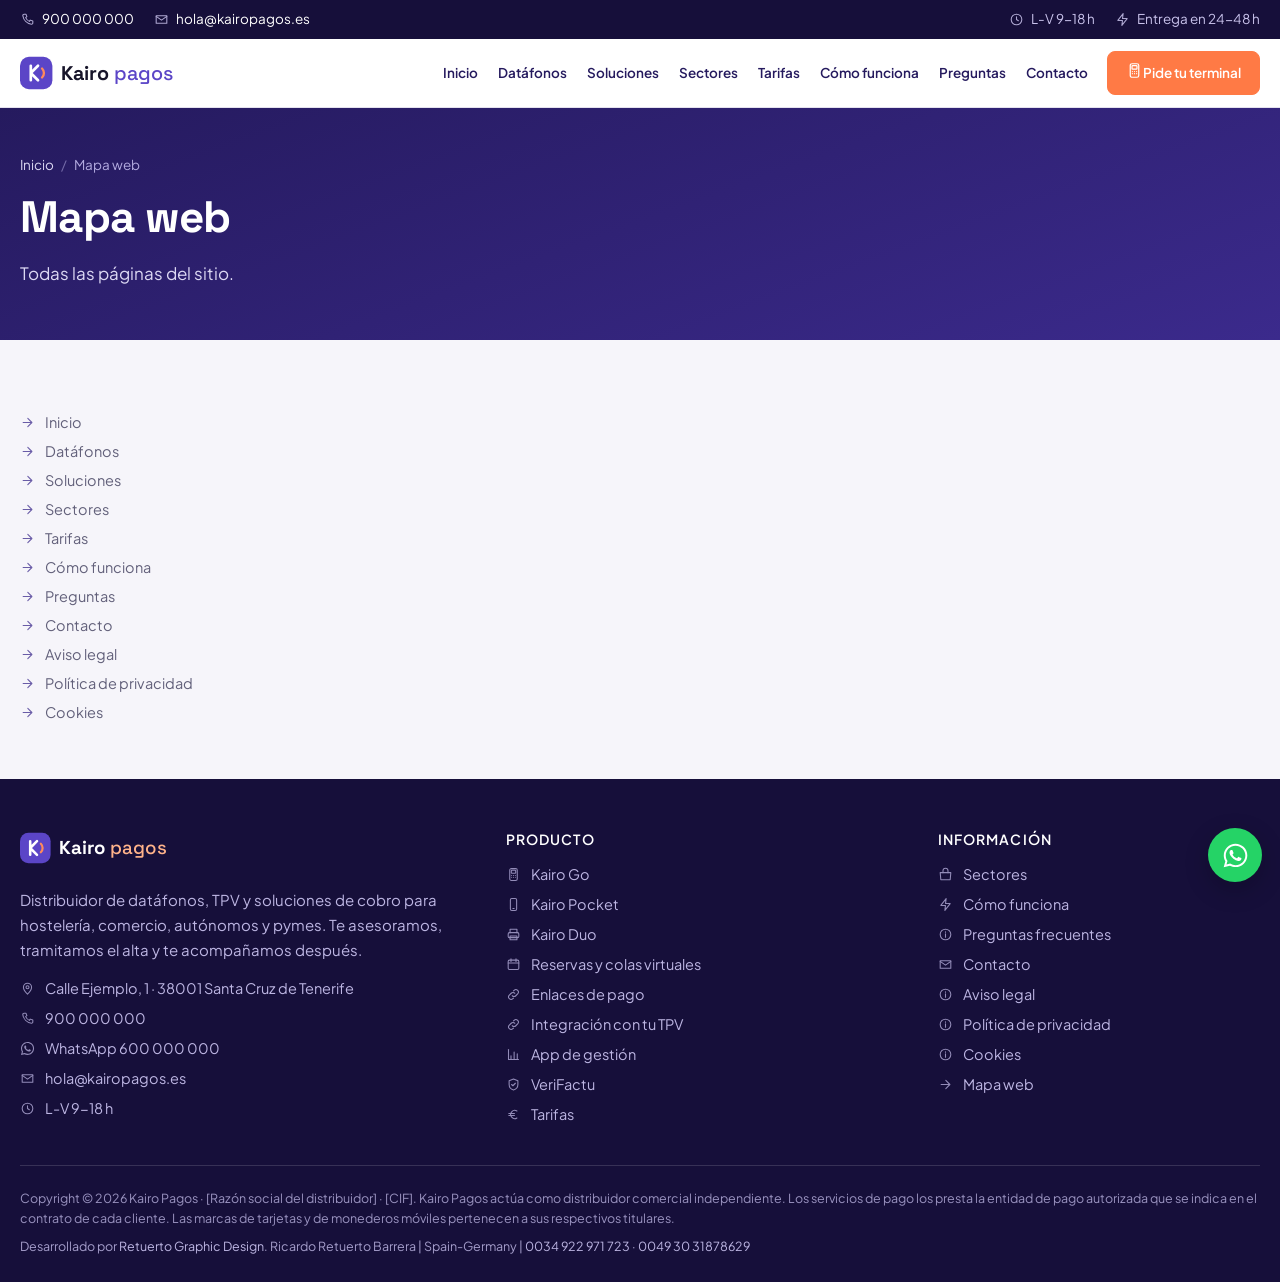
<file: mapa-web.html>
<!DOCTYPE html>
<html lang="es">
<head>
<meta charset="utf-8">
<meta name="viewport" content="width=device-width, initial-scale=1">
<title>Mapa web | Kairo Pagos</title>
<meta name="description" content="Mapa del sitio.">
<meta property="og:title" content="Mapa web | Kairo Pagos">
<meta property="og:description" content="Mapa del sitio.">
<meta property="og:type" content="website">
<link rel="canonical" href="https://retuertographic.github.io/Djo/mapa-web.html">
<link rel="preconnect" href="https://fonts.googleapis.com">
<link rel="preconnect" href="https://fonts.gstatic.com" crossorigin>
<link href="https://fonts.googleapis.com/css2?family=Plus+Jakarta+Sans:wght@400;500;600;700&family=Space+Grotesk:wght@500;600;700&family=Caveat:wght@600&display=swap" rel="stylesheet">
<link rel="stylesheet" href="assets/styles.css">
<link rel="icon" href="assets/favicon.svg" type="image/svg+xml">
<meta name="theme-color" content="#3B2A8C">
</head>
<body>
<div class="topbar"><div class="wrap">
  <div class="tb-items">
    <span><svg viewBox="0 0 24 24" fill="none" stroke="currentColor" stroke-width="1.7" stroke-linecap="round" stroke-linejoin="round" aria-hidden="true"><path d="M6.5 3.5h3l1.5 4-2 1.5a12 12 0 0 0 6 6l1.5-2 4 1.5v3a2 2 0 0 1-2.2 2A16.5 16.5 0 0 1 4.5 5.7 2 2 0 0 1 6.5 3.5Z"/></svg><a href="tel:+34900000000">900 000 000</a></span>
    <span><svg viewBox="0 0 24 24" fill="none" stroke="currentColor" stroke-width="1.7" stroke-linecap="round" stroke-linejoin="round" aria-hidden="true"><path d="M3.5 6h17v12h-17z"/><path d="m3.5 7 8.5 6 8.5-6"/></svg><a href="mailto:hola@kairopagos.es">hola@kairopagos.es</a></span>
  </div>
  <div class="tb-items">
    <span><svg viewBox="0 0 24 24" fill="none" stroke="currentColor" stroke-width="1.7" stroke-linecap="round" stroke-linejoin="round" aria-hidden="true"><circle cx="12" cy="12" r="8.5"/><path d="M12 7.5V12l3 2"/></svg>L-V 9-18 h</span>
    <span><svg viewBox="0 0 24 24" fill="none" stroke="currentColor" stroke-width="1.7" stroke-linecap="round" stroke-linejoin="round" aria-hidden="true"><path d="M13 2.5 4.5 13.5H12l-1 8 8.5-11H12z"/></svg>Entrega en 24-48 h</span>
  </div>
</div></div>

<header class="site-header"><div class="wrap">
  <a class="brand" href="index.html"><svg class="logo" viewBox="0 0 190 40" role="img" aria-label="Kairo Pagos"><rect x="0" y="2" width="36" height="36" rx="10" fill="#5B45C7"/><path d="M12 12v16M12 20l8-8M12 20l8 8" stroke="#fff" stroke-width="3" fill="none" stroke-linecap="round" stroke-linejoin="round"/><path d="M24.5 15a7 7 0 0 1 0 10" stroke="#FF8A5B" stroke-width="2.6" fill="none" stroke-linecap="round"/><text x="46" y="27.5" font-family="Space Grotesk, Arial, sans-serif" font-size="22" font-weight="700" fill="#17152A">Kairo<tspan fill="#5B45C7" font-weight="500"> pagos</tspan></text></svg></a>
  <button class="nav-toggle" id="navToggle" aria-expanded="false" aria-controls="mainNav" aria-label="Abrir menú"><svg viewBox="0 0 24 24" fill="none" stroke="currentColor" stroke-width="1.7" stroke-linecap="round" stroke-linejoin="round" aria-hidden="true"><path d="M4 7h16M4 12h16M4 17h16"/></svg></button>
  <nav class="main-nav" id="mainNav" aria-label="Navegación principal">
    <ul>
      <li><a href="index.html">Inicio</a></li><li><a href="terminales.html">Datáfonos</a></li><li><a href="soluciones.html">Soluciones</a></li><li><a href="sectores.html">Sectores</a></li><li><a href="tarifas.html">Tarifas</a></li><li><a href="como-funciona.html">Cómo funciona</a></li><li><a href="preguntas-frecuentes.html">Preguntas</a></li><li><a href="contacto.html">Contacto</a></li>
      <li class="nav-mas" hidden>
        <button type="button" aria-expanded="false" aria-haspopup="true">Más <svg viewBox="0 0 24 24" fill="none" stroke="currentColor" stroke-width="1.7" stroke-linecap="round" stroke-linejoin="round" aria-hidden="true"><path d="m6.5 9.5 5.5 5 5.5-5"/></svg></button>
        <ul class="nav-drop"></ul>
      </li>
      <li class="cta"><a class="btn btn-primary" href="contacto.html"><svg viewBox="0 0 24 24" fill="none" stroke="currentColor" stroke-width="1.7" stroke-linecap="round" stroke-linejoin="round" aria-hidden="true"><rect x="6" y="2.5" width="12" height="19" rx="2.5"/><rect x="8.5" y="5" width="7" height="5" rx="1"/><path d="M9 13.5h.01M12 13.5h.01M15 13.5h.01M9 16.5h.01M12 16.5h.01M15 16.5h.01"/></svg>Pide tu terminal</a></li>
    </ul>
  </nav>
</div></header>

<main>
<div class="page-head"><div class="wrap">
  <div class="crumbs"><a href="index.html">Inicio</a><span>/</span>Mapa web</div>
  <h1>Mapa web</h1>
  <p>Todas las páginas del sitio.</p>
</div></div><section><div class="wrap"><ul class="foot-links dark mapa"><li><a href="index.html"><svg viewBox="0 0 24 24" fill="none" stroke="currentColor" stroke-width="1.7" stroke-linecap="round" stroke-linejoin="round" aria-hidden="true"><path d="M5 12h13"/><path d="m12.5 5.5 6.5 6.5-6.5 6.5"/></svg><span>Inicio</span></a></li><li><a href="terminales.html"><svg viewBox="0 0 24 24" fill="none" stroke="currentColor" stroke-width="1.7" stroke-linecap="round" stroke-linejoin="round" aria-hidden="true"><path d="M5 12h13"/><path d="m12.5 5.5 6.5 6.5-6.5 6.5"/></svg><span>Datáfonos</span></a></li><li><a href="soluciones.html"><svg viewBox="0 0 24 24" fill="none" stroke="currentColor" stroke-width="1.7" stroke-linecap="round" stroke-linejoin="round" aria-hidden="true"><path d="M5 12h13"/><path d="m12.5 5.5 6.5 6.5-6.5 6.5"/></svg><span>Soluciones</span></a></li><li><a href="sectores.html"><svg viewBox="0 0 24 24" fill="none" stroke="currentColor" stroke-width="1.7" stroke-linecap="round" stroke-linejoin="round" aria-hidden="true"><path d="M5 12h13"/><path d="m12.5 5.5 6.5 6.5-6.5 6.5"/></svg><span>Sectores</span></a></li><li><a href="tarifas.html"><svg viewBox="0 0 24 24" fill="none" stroke="currentColor" stroke-width="1.7" stroke-linecap="round" stroke-linejoin="round" aria-hidden="true"><path d="M5 12h13"/><path d="m12.5 5.5 6.5 6.5-6.5 6.5"/></svg><span>Tarifas</span></a></li><li><a href="como-funciona.html"><svg viewBox="0 0 24 24" fill="none" stroke="currentColor" stroke-width="1.7" stroke-linecap="round" stroke-linejoin="round" aria-hidden="true"><path d="M5 12h13"/><path d="m12.5 5.5 6.5 6.5-6.5 6.5"/></svg><span>Cómo funciona</span></a></li><li><a href="preguntas-frecuentes.html"><svg viewBox="0 0 24 24" fill="none" stroke="currentColor" stroke-width="1.7" stroke-linecap="round" stroke-linejoin="round" aria-hidden="true"><path d="M5 12h13"/><path d="m12.5 5.5 6.5 6.5-6.5 6.5"/></svg><span>Preguntas</span></a></li><li><a href="contacto.html"><svg viewBox="0 0 24 24" fill="none" stroke="currentColor" stroke-width="1.7" stroke-linecap="round" stroke-linejoin="round" aria-hidden="true"><path d="M5 12h13"/><path d="m12.5 5.5 6.5 6.5-6.5 6.5"/></svg><span>Contacto</span></a></li><li><a href="aviso-legal.html"><svg viewBox="0 0 24 24" fill="none" stroke="currentColor" stroke-width="1.7" stroke-linecap="round" stroke-linejoin="round" aria-hidden="true"><path d="M5 12h13"/><path d="m12.5 5.5 6.5 6.5-6.5 6.5"/></svg><span>Aviso legal</span></a></li><li><a href="politica-de-privacidad.html"><svg viewBox="0 0 24 24" fill="none" stroke="currentColor" stroke-width="1.7" stroke-linecap="round" stroke-linejoin="round" aria-hidden="true"><path d="M5 12h13"/><path d="m12.5 5.5 6.5 6.5-6.5 6.5"/></svg><span>Política de privacidad</span></a></li><li><a href="cookies.html"><svg viewBox="0 0 24 24" fill="none" stroke="currentColor" stroke-width="1.7" stroke-linecap="round" stroke-linejoin="round" aria-hidden="true"><path d="M5 12h13"/><path d="m12.5 5.5 6.5 6.5-6.5 6.5"/></svg><span>Cookies</span></a></li></ul></div></section>
</main>
<footer class="site"><div class="wrap">
  <div class="foot-grid">
    <div>
      <a class="foot-brand" href="index.html"><svg class="logo" viewBox="0 0 190 40" role="img" aria-label="Kairo Pagos"><rect x="0" y="2" width="36" height="36" rx="10" fill="#5B45C7"/><path d="M12 12v16M12 20l8-8M12 20l8 8" stroke="#fff" stroke-width="3" fill="none" stroke-linecap="round" stroke-linejoin="round"/><path d="M24.5 15a7 7 0 0 1 0 10" stroke="#FF8A5B" stroke-width="2.6" fill="none" stroke-linecap="round"/><text x="46" y="27.5" font-family="Space Grotesk, Arial, sans-serif" font-size="22" font-weight="700" fill="#FFFFFF">Kairo<tspan fill="#FFB38A" font-weight="500"> pagos</tspan></text></svg></a>
      <p>Distribuidor de datáfonos, TPV y soluciones de cobro para hostelería, comercio, autónomos y pymes. Te asesoramos, tramitamos el alta y te acompañamos después.</p>
      <ul class="foot-links">
        <li><a href="contacto.html"><svg viewBox="0 0 24 24" fill="none" stroke="currentColor" stroke-width="1.7" stroke-linecap="round" stroke-linejoin="round" aria-hidden="true"><path d="M12 21s6.5-6 6.5-11a6.5 6.5 0 1 0-13 0C5.5 15 12 21 12 21Z"/><circle cx="12" cy="10" r="2.4"/></svg><span>Calle Ejemplo, 1 · 38001 Santa Cruz de Tenerife</span></a></li>
        <li><a href="tel:+34900000000"><svg viewBox="0 0 24 24" fill="none" stroke="currentColor" stroke-width="1.7" stroke-linecap="round" stroke-linejoin="round" aria-hidden="true"><path d="M6.5 3.5h3l1.5 4-2 1.5a12 12 0 0 0 6 6l1.5-2 4 1.5v3a2 2 0 0 1-2.2 2A16.5 16.5 0 0 1 4.5 5.7 2 2 0 0 1 6.5 3.5Z"/></svg><span>900 000 000</span></a></li>
        <li><a href="https://wa.me/34600000000" target="_blank" rel="noopener"><svg viewBox="0 0 448 512" fill="currentColor" aria-hidden="true"><path d="M380.9 97.1C339 55.1 283.2 32 223.9 32c-122.4 0-222 99.6-222 222 0 39.1 10.2 77.3 29.6 110.9L0 480l117.7-30.9c32.4 17.7 68.9 27 106.1 27h.1c122.3 0 224.1-99.6 224.1-222 0-59.3-25.2-115-67.1-157zm-157 341.6c-33.2 0-65.7-8.9-94-25.7l-6.7-4-69.8 18.3L72 359.2l-4.4-7c-18.5-29.4-28.2-63.3-28.2-98.2 0-101.7 82.8-184.5 184.6-184.5 49.3 0 95.6 19.2 130.4 54.1 34.8 34.9 56.2 81.2 56.1 130.5 0 101.8-84.9 184.6-186.6 184.6zm101.2-138.2c-5.5-2.8-32.8-16.2-37.9-18-5.1-1.9-8.8-2.8-12.5 2.8-3.7 5.6-14.3 18-17.6 21.8-3.2 3.7-6.5 4.2-12 1.4-32.6-16.3-54-29.1-75.5-66-5.7-9.8 5.7-9.1 16.3-30.3 1.8-3.7.9-6.9-.5-9.7-1.4-2.8-12.5-30.1-17.1-41.2-4.5-10.8-9.1-9.3-12.5-9.5-3.2-.2-6.9-.2-10.6-.2-3.7 0-9.7 1.4-14.8 6.9-5.1 5.6-19.4 19-19.4 46.3 0 27.3 19.9 53.7 22.6 57.4 2.8 3.7 39.1 59.7 94.8 83.8 35.2 15.2 49 16.5 66.6 13.9 10.7-1.6 32.8-13.4 37.4-26.4 4.6-13 4.6-24.1 3.2-26.4-1.3-2.5-5-3.9-10.5-6.6z"/></svg><span>WhatsApp 600 000 000</span></a></li>
        <li><a href="mailto:hola@kairopagos.es"><svg viewBox="0 0 24 24" fill="none" stroke="currentColor" stroke-width="1.7" stroke-linecap="round" stroke-linejoin="round" aria-hidden="true"><path d="M3.5 6h17v12h-17z"/><path d="m3.5 7 8.5 6 8.5-6"/></svg><span>hola@kairopagos.es</span></a></li>
        <li><a href="contacto.html"><svg viewBox="0 0 24 24" fill="none" stroke="currentColor" stroke-width="1.7" stroke-linecap="round" stroke-linejoin="round" aria-hidden="true"><circle cx="12" cy="12" r="8.5"/><path d="M12 7.5V12l3 2"/></svg><span>L-V 9-18 h</span></a></li>
      </ul>
    </div>
    <div><h4>Producto</h4><ul class="foot-links"><li><a href="terminales.html#go"><svg viewBox="0 0 24 24" fill="none" stroke="currentColor" stroke-width="1.7" stroke-linecap="round" stroke-linejoin="round" aria-hidden="true"><rect x="6" y="2.5" width="12" height="19" rx="2.5"/><rect x="8.5" y="5" width="7" height="5" rx="1"/><path d="M9 13.5h.01M12 13.5h.01M15 13.5h.01M9 16.5h.01M12 16.5h.01M15 16.5h.01"/></svg><span>Kairo Go</span></a></li><li><a href="terminales.html#pocket"><svg viewBox="0 0 24 24" fill="none" stroke="currentColor" stroke-width="1.7" stroke-linecap="round" stroke-linejoin="round" aria-hidden="true"><rect x="7" y="2.5" width="10" height="19" rx="2.2"/><path d="M11 18.5h2"/></svg><span>Kairo Pocket</span></a></li><li><a href="terminales.html#duo"><svg viewBox="0 0 24 24" fill="none" stroke="currentColor" stroke-width="1.7" stroke-linecap="round" stroke-linejoin="round" aria-hidden="true"><path d="M6.5 9V3.5h11V9"/><rect x="3.5" y="9" width="17" height="8" rx="2"/><path d="M6.5 14.5h11v6h-11z"/></svg><span>Kairo Duo</span></a></li><li><a href="soluciones.html#reservas"><svg viewBox="0 0 24 24" fill="none" stroke="currentColor" stroke-width="1.7" stroke-linecap="round" stroke-linejoin="round" aria-hidden="true"><rect x="3.5" y="5" width="17" height="15" rx="2"/><path d="M3.5 9.5h17M8 3v4M16 3v4"/></svg><span>Reservas y colas virtuales</span></a></li><li><a href="soluciones.html#enlaces"><svg viewBox="0 0 24 24" fill="none" stroke="currentColor" stroke-width="1.7" stroke-linecap="round" stroke-linejoin="round" aria-hidden="true"><path d="M10 14a4 4 0 0 0 5.66 0l3-3a4 4 0 0 0-5.66-5.66l-1 1"/><path d="M14 10a4 4 0 0 0-5.66 0l-3 3a4 4 0 0 0 5.66 5.66l1-1"/></svg><span>Enlaces de pago</span></a></li><li><a href="soluciones.html#integracion"><svg viewBox="0 0 24 24" fill="none" stroke="currentColor" stroke-width="1.7" stroke-linecap="round" stroke-linejoin="round" aria-hidden="true"><path d="M10 14a4 4 0 0 0 5.66 0l3-3a4 4 0 0 0-5.66-5.66l-1 1"/><path d="M14 10a4 4 0 0 0-5.66 0l-3 3a4 4 0 0 0 5.66 5.66l1-1"/></svg><span>Integración con tu TPV</span></a></li><li><a href="soluciones.html#app"><svg viewBox="0 0 24 24" fill="none" stroke="currentColor" stroke-width="1.7" stroke-linecap="round" stroke-linejoin="round" aria-hidden="true"><path d="M4 20V4"/><path d="M4 20h16"/><path d="M8 20v-6M13 20V8M18 20v-9"/></svg><span>App de gestión</span></a></li><li><a href="soluciones.html#verifactu"><svg viewBox="0 0 24 24" fill="none" stroke="currentColor" stroke-width="1.7" stroke-linecap="round" stroke-linejoin="round" aria-hidden="true"><path d="M12 3.2 19 6v6c0 4.4-3 7.6-7 8.8-4-1.2-7-4.4-7-8.8V6Z"/><path d="m9 12 2 2 4-4"/></svg><span>VeriFactu</span></a></li><li><a href="tarifas.html"><svg viewBox="0 0 24 24" fill="none" stroke="currentColor" stroke-width="1.7" stroke-linecap="round" stroke-linejoin="round" aria-hidden="true"><path d="M17.5 6.5a6.5 6.5 0 1 0 0 11"/><path d="M4.5 10.5h9M4.5 13.5h9"/></svg><span>Tarifas</span></a></li></ul></div>
    <div><h4>Información</h4><ul class="foot-links"><li><a href="sectores.html"><svg viewBox="0 0 24 24" fill="none" stroke="currentColor" stroke-width="1.7" stroke-linecap="round" stroke-linejoin="round" aria-hidden="true"><path d="M3.5 9h17l-1 11.5h-15z"/><path d="M8 9V6a4 4 0 0 1 8 0v3"/></svg><span>Sectores</span></a></li><li><a href="como-funciona.html"><svg viewBox="0 0 24 24" fill="none" stroke="currentColor" stroke-width="1.7" stroke-linecap="round" stroke-linejoin="round" aria-hidden="true"><path d="M13 2.5 4.5 13.5H12l-1 8 8.5-11H12z"/></svg><span>Cómo funciona</span></a></li><li><a href="preguntas-frecuentes.html"><svg viewBox="0 0 24 24" fill="none" stroke="currentColor" stroke-width="1.7" stroke-linecap="round" stroke-linejoin="round" aria-hidden="true"><circle cx="12" cy="12" r="8.5"/><path d="M12 11v5.5M12 7.8v.6"/></svg><span>Preguntas frecuentes</span></a></li><li><a href="contacto.html"><svg viewBox="0 0 24 24" fill="none" stroke="currentColor" stroke-width="1.7" stroke-linecap="round" stroke-linejoin="round" aria-hidden="true"><path d="M3.5 6h17v12h-17z"/><path d="m3.5 7 8.5 6 8.5-6"/></svg><span>Contacto</span></a></li><li><a href="aviso-legal.html"><svg viewBox="0 0 24 24" fill="none" stroke="currentColor" stroke-width="1.7" stroke-linecap="round" stroke-linejoin="round" aria-hidden="true"><circle cx="12" cy="12" r="8.5"/><path d="M12 11v5.5M12 7.8v.6"/></svg><span>Aviso legal</span></a></li><li><a href="politica-de-privacidad.html"><svg viewBox="0 0 24 24" fill="none" stroke="currentColor" stroke-width="1.7" stroke-linecap="round" stroke-linejoin="round" aria-hidden="true"><circle cx="12" cy="12" r="8.5"/><path d="M12 11v5.5M12 7.8v.6"/></svg><span>Política de privacidad</span></a></li><li><a href="cookies.html"><svg viewBox="0 0 24 24" fill="none" stroke="currentColor" stroke-width="1.7" stroke-linecap="round" stroke-linejoin="round" aria-hidden="true"><circle cx="12" cy="12" r="8.5"/><path d="M12 11v5.5M12 7.8v.6"/></svg><span>Cookies</span></a></li><li><a href="mapa-web.html"><svg viewBox="0 0 24 24" fill="none" stroke="currentColor" stroke-width="1.7" stroke-linecap="round" stroke-linejoin="round" aria-hidden="true"><path d="M5 12h13"/><path d="m12.5 5.5 6.5 6.5-6.5 6.5"/></svg><span>Mapa web</span></a></li></ul></div>
  </div>
  <div class="foot-bottom">
    <p class="foot-legal-text">Copyright © 2026 Kairo Pagos · [Razón social del distribuidor] · [CIF]. Kairo Pagos actúa como distribuidor comercial independiente. Los servicios de pago los presta la entidad de pago autorizada que se indica en el contrato de cada cliente. Las marcas de tarjetas y de monederos móviles pertenecen a sus respectivos titulares.</p>
    <p class="foot-credit">Desarrollado por <a href="https://retuertographicdesign.com/" target="_blank" rel="noopener">Retuerto Graphic Design</a>. Ricardo Retuerto Barrera | Spain-Germany | <a href="tel:0034922971723">0034 922 971 723</a> · <a href="tel:00493031878629">0049 30 31878629</a></p>
  </div>
</div></footer>
<button class="arriba" type="button" id="irArriba" hidden aria-label="Volver arriba" title="Volver arriba"><svg viewBox="0 0 24 24" fill="none" stroke="currentColor" stroke-width="1.7" stroke-linecap="round" stroke-linejoin="round" aria-hidden="true"><path d="M12 19V6"/><path d="m5.5 12.5 6.5-6.5 6.5 6.5"/></svg></button>
<a class="wa" href="https://wa.me/34600000000" target="_blank" rel="noopener" aria-label="Escríbenos por WhatsApp"><svg viewBox="0 0 448 512" fill="currentColor" aria-hidden="true"><path d="M380.9 97.1C339 55.1 283.2 32 223.9 32c-122.4 0-222 99.6-222 222 0 39.1 10.2 77.3 29.6 110.9L0 480l117.7-30.9c32.4 17.7 68.9 27 106.1 27h.1c122.3 0 224.1-99.6 224.1-222 0-59.3-25.2-115-67.1-157zm-157 341.6c-33.2 0-65.7-8.9-94-25.7l-6.7-4-69.8 18.3L72 359.2l-4.4-7c-18.5-29.4-28.2-63.3-28.2-98.2 0-101.7 82.8-184.5 184.6-184.5 49.3 0 95.6 19.2 130.4 54.1 34.8 34.9 56.2 81.2 56.1 130.5 0 101.8-84.9 184.6-186.6 184.6zm101.2-138.2c-5.5-2.8-32.8-16.2-37.9-18-5.1-1.9-8.8-2.8-12.5 2.8-3.7 5.6-14.3 18-17.6 21.8-3.2 3.7-6.5 4.2-12 1.4-32.6-16.3-54-29.1-75.5-66-5.7-9.8 5.7-9.1 16.3-30.3 1.8-3.7.9-6.9-.5-9.7-1.4-2.8-12.5-30.1-17.1-41.2-4.5-10.8-9.1-9.3-12.5-9.5-3.2-.2-6.9-.2-10.6-.2-3.7 0-9.7 1.4-14.8 6.9-5.1 5.6-19.4 19-19.4 46.3 0 27.3 19.9 53.7 22.6 57.4 2.8 3.7 39.1 59.7 94.8 83.8 35.2 15.2 49 16.5 66.6 13.9 10.7-1.6 32.8-13.4 37.4-26.4 4.6-13 4.6-24.1 3.2-26.4-1.3-2.5-5-3.9-10.5-6.6z"/></svg></a>

<script src="assets/site.js"></script>
</body>
</html>
</file>
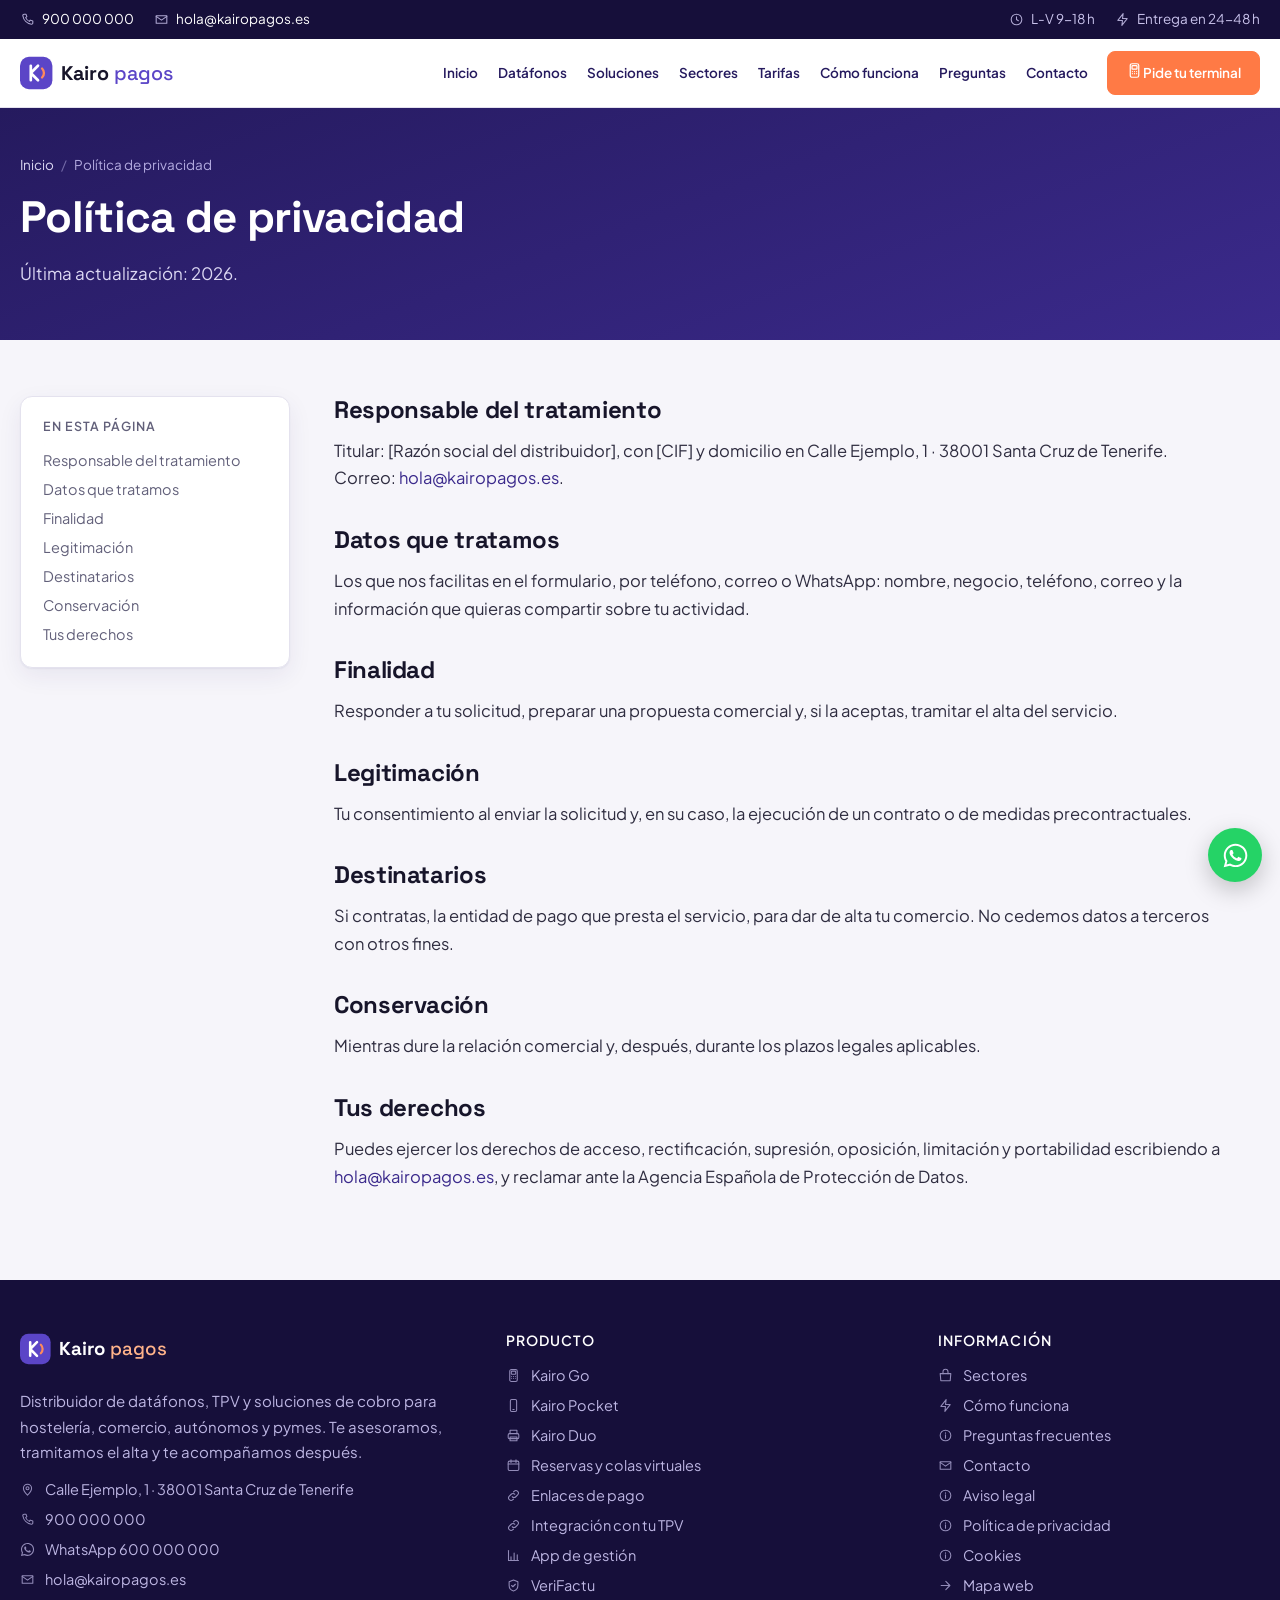
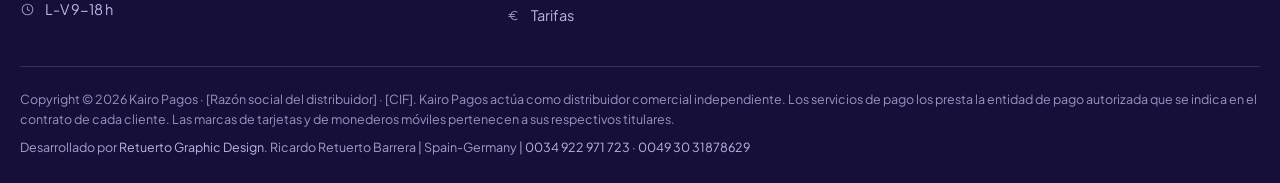
<file: politica-de-privacidad.html>
<!DOCTYPE html>
<html lang="es">
<head>
<meta charset="utf-8">
<meta name="viewport" content="width=device-width, initial-scale=1">
<title>Política de privacidad | Kairo Pagos</title>
<meta name="description" content="Política de privacidad de Kairo Pagos.">
<meta property="og:title" content="Política de privacidad | Kairo Pagos">
<meta property="og:description" content="Política de privacidad de Kairo Pagos.">
<meta property="og:type" content="website">
<link rel="canonical" href="https://retuertographic.github.io/Djo/politica-de-privacidad.html">
<link rel="preconnect" href="https://fonts.googleapis.com">
<link rel="preconnect" href="https://fonts.gstatic.com" crossorigin>
<link href="https://fonts.googleapis.com/css2?family=Plus+Jakarta+Sans:wght@400;500;600;700&family=Space+Grotesk:wght@500;600;700&family=Caveat:wght@600&display=swap" rel="stylesheet">
<link rel="stylesheet" href="assets/styles.css">
<link rel="icon" href="assets/favicon.svg" type="image/svg+xml">
<meta name="theme-color" content="#3B2A8C">
</head>
<body>
<div class="topbar"><div class="wrap">
  <div class="tb-items">
    <span><svg viewBox="0 0 24 24" fill="none" stroke="currentColor" stroke-width="1.7" stroke-linecap="round" stroke-linejoin="round" aria-hidden="true"><path d="M6.5 3.5h3l1.5 4-2 1.5a12 12 0 0 0 6 6l1.5-2 4 1.5v3a2 2 0 0 1-2.2 2A16.5 16.5 0 0 1 4.5 5.7 2 2 0 0 1 6.5 3.5Z"/></svg><a href="tel:+34900000000">900 000 000</a></span>
    <span><svg viewBox="0 0 24 24" fill="none" stroke="currentColor" stroke-width="1.7" stroke-linecap="round" stroke-linejoin="round" aria-hidden="true"><path d="M3.5 6h17v12h-17z"/><path d="m3.5 7 8.5 6 8.5-6"/></svg><a href="mailto:hola@kairopagos.es">hola@kairopagos.es</a></span>
  </div>
  <div class="tb-items">
    <span><svg viewBox="0 0 24 24" fill="none" stroke="currentColor" stroke-width="1.7" stroke-linecap="round" stroke-linejoin="round" aria-hidden="true"><circle cx="12" cy="12" r="8.5"/><path d="M12 7.5V12l3 2"/></svg>L-V 9-18 h</span>
    <span><svg viewBox="0 0 24 24" fill="none" stroke="currentColor" stroke-width="1.7" stroke-linecap="round" stroke-linejoin="round" aria-hidden="true"><path d="M13 2.5 4.5 13.5H12l-1 8 8.5-11H12z"/></svg>Entrega en 24-48 h</span>
  </div>
</div></div>

<header class="site-header"><div class="wrap">
  <a class="brand" href="index.html"><svg class="logo" viewBox="0 0 190 40" role="img" aria-label="Kairo Pagos"><rect x="0" y="2" width="36" height="36" rx="10" fill="#5B45C7"/><path d="M12 12v16M12 20l8-8M12 20l8 8" stroke="#fff" stroke-width="3" fill="none" stroke-linecap="round" stroke-linejoin="round"/><path d="M24.5 15a7 7 0 0 1 0 10" stroke="#FF8A5B" stroke-width="2.6" fill="none" stroke-linecap="round"/><text x="46" y="27.5" font-family="Space Grotesk, Arial, sans-serif" font-size="22" font-weight="700" fill="#17152A">Kairo<tspan fill="#5B45C7" font-weight="500"> pagos</tspan></text></svg></a>
  <button class="nav-toggle" id="navToggle" aria-expanded="false" aria-controls="mainNav" aria-label="Abrir menú"><svg viewBox="0 0 24 24" fill="none" stroke="currentColor" stroke-width="1.7" stroke-linecap="round" stroke-linejoin="round" aria-hidden="true"><path d="M4 7h16M4 12h16M4 17h16"/></svg></button>
  <nav class="main-nav" id="mainNav" aria-label="Navegación principal">
    <ul>
      <li><a href="index.html">Inicio</a></li><li><a href="terminales.html">Datáfonos</a></li><li><a href="soluciones.html">Soluciones</a></li><li><a href="sectores.html">Sectores</a></li><li><a href="tarifas.html">Tarifas</a></li><li><a href="como-funciona.html">Cómo funciona</a></li><li><a href="preguntas-frecuentes.html">Preguntas</a></li><li><a href="contacto.html">Contacto</a></li>
      <li class="nav-mas" hidden>
        <button type="button" aria-expanded="false" aria-haspopup="true">Más <svg viewBox="0 0 24 24" fill="none" stroke="currentColor" stroke-width="1.7" stroke-linecap="round" stroke-linejoin="round" aria-hidden="true"><path d="m6.5 9.5 5.5 5 5.5-5"/></svg></button>
        <ul class="nav-drop"></ul>
      </li>
      <li class="cta"><a class="btn btn-primary" href="contacto.html"><svg viewBox="0 0 24 24" fill="none" stroke="currentColor" stroke-width="1.7" stroke-linecap="round" stroke-linejoin="round" aria-hidden="true"><rect x="6" y="2.5" width="12" height="19" rx="2.5"/><rect x="8.5" y="5" width="7" height="5" rx="1"/><path d="M9 13.5h.01M12 13.5h.01M15 13.5h.01M9 16.5h.01M12 16.5h.01M15 16.5h.01"/></svg>Pide tu terminal</a></li>
    </ul>
  </nav>
</div></header>

<main>
<div class="page-head"><div class="wrap">
  <div class="crumbs"><a href="index.html">Inicio</a><span>/</span>Política de privacidad</div>
  <h1>Política de privacidad</h1>
  <p>Última actualización: 2026.</p>
</div></div><section><div class="wrap"><div class="legal-layout">
<aside class="legal-nav"><h3>En esta página</h3><ul class="foot-links dark"><li><a href="#s0">Responsable del tratamiento</a></li><li><a href="#s1">Datos que tratamos</a></li><li><a href="#s2">Finalidad</a></li><li><a href="#s3">Legitimación</a></li><li><a href="#s4">Destinatarios</a></li><li><a href="#s5">Conservación</a></li><li><a href="#s6">Tus derechos</a></li></ul></aside>
<div class="legal-body"><div class="legal-sec" id="s0"><h2>Responsable del tratamiento</h2><p>Titular: [Razón social del distribuidor], con [CIF] y domicilio en Calle Ejemplo, 1 · 38001 Santa Cruz de Tenerife. Correo: <a href="mailto:hola@kairopagos.es">hola@kairopagos.es</a>.</p></div><div class="legal-sec" id="s1"><h2>Datos que tratamos</h2><p>Los que nos facilitas en el formulario, por teléfono, correo o WhatsApp: nombre, negocio, teléfono, correo y la información que quieras compartir sobre tu actividad.</p></div><div class="legal-sec" id="s2"><h2>Finalidad</h2><p>Responder a tu solicitud, preparar una propuesta comercial y, si la aceptas, tramitar el alta del servicio.</p></div><div class="legal-sec" id="s3"><h2>Legitimación</h2><p>Tu consentimiento al enviar la solicitud y, en su caso, la ejecución de un contrato o de medidas precontractuales.</p></div><div class="legal-sec" id="s4"><h2>Destinatarios</h2><p>Si contratas, la entidad de pago que presta el servicio, para dar de alta tu comercio. No cedemos datos a terceros con otros fines.</p></div><div class="legal-sec" id="s5"><h2>Conservación</h2><p>Mientras dure la relación comercial y, después, durante los plazos legales aplicables.</p></div><div class="legal-sec" id="s6"><h2>Tus derechos</h2><p>Puedes ejercer los derechos de acceso, rectificación, supresión, oposición, limitación y portabilidad escribiendo a <a href="mailto:hola@kairopagos.es">hola@kairopagos.es</a>, y reclamar ante la Agencia Española de Protección de Datos.</p></div></div></div></div></section>
</main>
<footer class="site"><div class="wrap">
  <div class="foot-grid">
    <div>
      <a class="foot-brand" href="index.html"><svg class="logo" viewBox="0 0 190 40" role="img" aria-label="Kairo Pagos"><rect x="0" y="2" width="36" height="36" rx="10" fill="#5B45C7"/><path d="M12 12v16M12 20l8-8M12 20l8 8" stroke="#fff" stroke-width="3" fill="none" stroke-linecap="round" stroke-linejoin="round"/><path d="M24.5 15a7 7 0 0 1 0 10" stroke="#FF8A5B" stroke-width="2.6" fill="none" stroke-linecap="round"/><text x="46" y="27.5" font-family="Space Grotesk, Arial, sans-serif" font-size="22" font-weight="700" fill="#FFFFFF">Kairo<tspan fill="#FFB38A" font-weight="500"> pagos</tspan></text></svg></a>
      <p>Distribuidor de datáfonos, TPV y soluciones de cobro para hostelería, comercio, autónomos y pymes. Te asesoramos, tramitamos el alta y te acompañamos después.</p>
      <ul class="foot-links">
        <li><a href="contacto.html"><svg viewBox="0 0 24 24" fill="none" stroke="currentColor" stroke-width="1.7" stroke-linecap="round" stroke-linejoin="round" aria-hidden="true"><path d="M12 21s6.5-6 6.5-11a6.5 6.5 0 1 0-13 0C5.5 15 12 21 12 21Z"/><circle cx="12" cy="10" r="2.4"/></svg><span>Calle Ejemplo, 1 · 38001 Santa Cruz de Tenerife</span></a></li>
        <li><a href="tel:+34900000000"><svg viewBox="0 0 24 24" fill="none" stroke="currentColor" stroke-width="1.7" stroke-linecap="round" stroke-linejoin="round" aria-hidden="true"><path d="M6.5 3.5h3l1.5 4-2 1.5a12 12 0 0 0 6 6l1.5-2 4 1.5v3a2 2 0 0 1-2.2 2A16.5 16.5 0 0 1 4.5 5.7 2 2 0 0 1 6.5 3.5Z"/></svg><span>900 000 000</span></a></li>
        <li><a href="https://wa.me/34600000000" target="_blank" rel="noopener"><svg viewBox="0 0 448 512" fill="currentColor" aria-hidden="true"><path d="M380.9 97.1C339 55.1 283.2 32 223.9 32c-122.4 0-222 99.6-222 222 0 39.1 10.2 77.3 29.6 110.9L0 480l117.7-30.9c32.4 17.7 68.9 27 106.1 27h.1c122.3 0 224.1-99.6 224.1-222 0-59.3-25.2-115-67.1-157zm-157 341.6c-33.2 0-65.7-8.9-94-25.7l-6.7-4-69.8 18.3L72 359.2l-4.4-7c-18.5-29.4-28.2-63.3-28.2-98.2 0-101.7 82.8-184.5 184.6-184.5 49.3 0 95.6 19.2 130.4 54.1 34.8 34.9 56.2 81.2 56.1 130.5 0 101.8-84.9 184.6-186.6 184.6zm101.2-138.2c-5.5-2.8-32.8-16.2-37.9-18-5.1-1.9-8.8-2.8-12.5 2.8-3.7 5.6-14.3 18-17.6 21.8-3.2 3.7-6.5 4.2-12 1.4-32.6-16.3-54-29.1-75.5-66-5.7-9.8 5.7-9.1 16.3-30.3 1.8-3.7.9-6.9-.5-9.7-1.4-2.8-12.5-30.1-17.1-41.2-4.5-10.8-9.1-9.3-12.5-9.5-3.2-.2-6.9-.2-10.6-.2-3.7 0-9.7 1.4-14.8 6.9-5.1 5.6-19.4 19-19.4 46.3 0 27.3 19.9 53.7 22.6 57.4 2.8 3.7 39.1 59.7 94.8 83.8 35.2 15.2 49 16.5 66.6 13.9 10.7-1.6 32.8-13.4 37.4-26.4 4.6-13 4.6-24.1 3.2-26.4-1.3-2.5-5-3.9-10.5-6.6z"/></svg><span>WhatsApp 600 000 000</span></a></li>
        <li><a href="mailto:hola@kairopagos.es"><svg viewBox="0 0 24 24" fill="none" stroke="currentColor" stroke-width="1.7" stroke-linecap="round" stroke-linejoin="round" aria-hidden="true"><path d="M3.5 6h17v12h-17z"/><path d="m3.5 7 8.5 6 8.5-6"/></svg><span>hola@kairopagos.es</span></a></li>
        <li><a href="contacto.html"><svg viewBox="0 0 24 24" fill="none" stroke="currentColor" stroke-width="1.7" stroke-linecap="round" stroke-linejoin="round" aria-hidden="true"><circle cx="12" cy="12" r="8.5"/><path d="M12 7.5V12l3 2"/></svg><span>L-V 9-18 h</span></a></li>
      </ul>
    </div>
    <div><h4>Producto</h4><ul class="foot-links"><li><a href="terminales.html#go"><svg viewBox="0 0 24 24" fill="none" stroke="currentColor" stroke-width="1.7" stroke-linecap="round" stroke-linejoin="round" aria-hidden="true"><rect x="6" y="2.5" width="12" height="19" rx="2.5"/><rect x="8.5" y="5" width="7" height="5" rx="1"/><path d="M9 13.5h.01M12 13.5h.01M15 13.5h.01M9 16.5h.01M12 16.5h.01M15 16.5h.01"/></svg><span>Kairo Go</span></a></li><li><a href="terminales.html#pocket"><svg viewBox="0 0 24 24" fill="none" stroke="currentColor" stroke-width="1.7" stroke-linecap="round" stroke-linejoin="round" aria-hidden="true"><rect x="7" y="2.5" width="10" height="19" rx="2.2"/><path d="M11 18.5h2"/></svg><span>Kairo Pocket</span></a></li><li><a href="terminales.html#duo"><svg viewBox="0 0 24 24" fill="none" stroke="currentColor" stroke-width="1.7" stroke-linecap="round" stroke-linejoin="round" aria-hidden="true"><path d="M6.5 9V3.5h11V9"/><rect x="3.5" y="9" width="17" height="8" rx="2"/><path d="M6.5 14.5h11v6h-11z"/></svg><span>Kairo Duo</span></a></li><li><a href="soluciones.html#reservas"><svg viewBox="0 0 24 24" fill="none" stroke="currentColor" stroke-width="1.7" stroke-linecap="round" stroke-linejoin="round" aria-hidden="true"><rect x="3.5" y="5" width="17" height="15" rx="2"/><path d="M3.5 9.5h17M8 3v4M16 3v4"/></svg><span>Reservas y colas virtuales</span></a></li><li><a href="soluciones.html#enlaces"><svg viewBox="0 0 24 24" fill="none" stroke="currentColor" stroke-width="1.7" stroke-linecap="round" stroke-linejoin="round" aria-hidden="true"><path d="M10 14a4 4 0 0 0 5.66 0l3-3a4 4 0 0 0-5.66-5.66l-1 1"/><path d="M14 10a4 4 0 0 0-5.66 0l-3 3a4 4 0 0 0 5.66 5.66l1-1"/></svg><span>Enlaces de pago</span></a></li><li><a href="soluciones.html#integracion"><svg viewBox="0 0 24 24" fill="none" stroke="currentColor" stroke-width="1.7" stroke-linecap="round" stroke-linejoin="round" aria-hidden="true"><path d="M10 14a4 4 0 0 0 5.66 0l3-3a4 4 0 0 0-5.66-5.66l-1 1"/><path d="M14 10a4 4 0 0 0-5.66 0l-3 3a4 4 0 0 0 5.66 5.66l1-1"/></svg><span>Integración con tu TPV</span></a></li><li><a href="soluciones.html#app"><svg viewBox="0 0 24 24" fill="none" stroke="currentColor" stroke-width="1.7" stroke-linecap="round" stroke-linejoin="round" aria-hidden="true"><path d="M4 20V4"/><path d="M4 20h16"/><path d="M8 20v-6M13 20V8M18 20v-9"/></svg><span>App de gestión</span></a></li><li><a href="soluciones.html#verifactu"><svg viewBox="0 0 24 24" fill="none" stroke="currentColor" stroke-width="1.7" stroke-linecap="round" stroke-linejoin="round" aria-hidden="true"><path d="M12 3.2 19 6v6c0 4.4-3 7.6-7 8.8-4-1.2-7-4.4-7-8.8V6Z"/><path d="m9 12 2 2 4-4"/></svg><span>VeriFactu</span></a></li><li><a href="tarifas.html"><svg viewBox="0 0 24 24" fill="none" stroke="currentColor" stroke-width="1.7" stroke-linecap="round" stroke-linejoin="round" aria-hidden="true"><path d="M17.5 6.5a6.5 6.5 0 1 0 0 11"/><path d="M4.5 10.5h9M4.5 13.5h9"/></svg><span>Tarifas</span></a></li></ul></div>
    <div><h4>Información</h4><ul class="foot-links"><li><a href="sectores.html"><svg viewBox="0 0 24 24" fill="none" stroke="currentColor" stroke-width="1.7" stroke-linecap="round" stroke-linejoin="round" aria-hidden="true"><path d="M3.5 9h17l-1 11.5h-15z"/><path d="M8 9V6a4 4 0 0 1 8 0v3"/></svg><span>Sectores</span></a></li><li><a href="como-funciona.html"><svg viewBox="0 0 24 24" fill="none" stroke="currentColor" stroke-width="1.7" stroke-linecap="round" stroke-linejoin="round" aria-hidden="true"><path d="M13 2.5 4.5 13.5H12l-1 8 8.5-11H12z"/></svg><span>Cómo funciona</span></a></li><li><a href="preguntas-frecuentes.html"><svg viewBox="0 0 24 24" fill="none" stroke="currentColor" stroke-width="1.7" stroke-linecap="round" stroke-linejoin="round" aria-hidden="true"><circle cx="12" cy="12" r="8.5"/><path d="M12 11v5.5M12 7.8v.6"/></svg><span>Preguntas frecuentes</span></a></li><li><a href="contacto.html"><svg viewBox="0 0 24 24" fill="none" stroke="currentColor" stroke-width="1.7" stroke-linecap="round" stroke-linejoin="round" aria-hidden="true"><path d="M3.5 6h17v12h-17z"/><path d="m3.5 7 8.5 6 8.5-6"/></svg><span>Contacto</span></a></li><li><a href="aviso-legal.html"><svg viewBox="0 0 24 24" fill="none" stroke="currentColor" stroke-width="1.7" stroke-linecap="round" stroke-linejoin="round" aria-hidden="true"><circle cx="12" cy="12" r="8.5"/><path d="M12 11v5.5M12 7.8v.6"/></svg><span>Aviso legal</span></a></li><li><a href="politica-de-privacidad.html"><svg viewBox="0 0 24 24" fill="none" stroke="currentColor" stroke-width="1.7" stroke-linecap="round" stroke-linejoin="round" aria-hidden="true"><circle cx="12" cy="12" r="8.5"/><path d="M12 11v5.5M12 7.8v.6"/></svg><span>Política de privacidad</span></a></li><li><a href="cookies.html"><svg viewBox="0 0 24 24" fill="none" stroke="currentColor" stroke-width="1.7" stroke-linecap="round" stroke-linejoin="round" aria-hidden="true"><circle cx="12" cy="12" r="8.5"/><path d="M12 11v5.5M12 7.8v.6"/></svg><span>Cookies</span></a></li><li><a href="mapa-web.html"><svg viewBox="0 0 24 24" fill="none" stroke="currentColor" stroke-width="1.7" stroke-linecap="round" stroke-linejoin="round" aria-hidden="true"><path d="M5 12h13"/><path d="m12.5 5.5 6.5 6.5-6.5 6.5"/></svg><span>Mapa web</span></a></li></ul></div>
  </div>
  <div class="foot-bottom">
    <p class="foot-legal-text">Copyright © 2026 Kairo Pagos · [Razón social del distribuidor] · [CIF]. Kairo Pagos actúa como distribuidor comercial independiente. Los servicios de pago los presta la entidad de pago autorizada que se indica en el contrato de cada cliente. Las marcas de tarjetas y de monederos móviles pertenecen a sus respectivos titulares.</p>
    <p class="foot-credit">Desarrollado por <a href="https://retuertographicdesign.com/" target="_blank" rel="noopener">Retuerto Graphic Design</a>. Ricardo Retuerto Barrera | Spain-Germany | <a href="tel:0034922971723">0034 922 971 723</a> · <a href="tel:00493031878629">0049 30 31878629</a></p>
  </div>
</div></footer>
<button class="arriba" type="button" id="irArriba" hidden aria-label="Volver arriba" title="Volver arriba"><svg viewBox="0 0 24 24" fill="none" stroke="currentColor" stroke-width="1.7" stroke-linecap="round" stroke-linejoin="round" aria-hidden="true"><path d="M12 19V6"/><path d="m5.5 12.5 6.5-6.5 6.5 6.5"/></svg></button>
<a class="wa" href="https://wa.me/34600000000" target="_blank" rel="noopener" aria-label="Escríbenos por WhatsApp"><svg viewBox="0 0 448 512" fill="currentColor" aria-hidden="true"><path d="M380.9 97.1C339 55.1 283.2 32 223.9 32c-122.4 0-222 99.6-222 222 0 39.1 10.2 77.3 29.6 110.9L0 480l117.7-30.9c32.4 17.7 68.9 27 106.1 27h.1c122.3 0 224.1-99.6 224.1-222 0-59.3-25.2-115-67.1-157zm-157 341.6c-33.2 0-65.7-8.9-94-25.7l-6.7-4-69.8 18.3L72 359.2l-4.4-7c-18.5-29.4-28.2-63.3-28.2-98.2 0-101.7 82.8-184.5 184.6-184.5 49.3 0 95.6 19.2 130.4 54.1 34.8 34.9 56.2 81.2 56.1 130.5 0 101.8-84.9 184.6-186.6 184.6zm101.2-138.2c-5.5-2.8-32.8-16.2-37.9-18-5.1-1.9-8.8-2.8-12.5 2.8-3.7 5.6-14.3 18-17.6 21.8-3.2 3.7-6.5 4.2-12 1.4-32.6-16.3-54-29.1-75.5-66-5.7-9.8 5.7-9.1 16.3-30.3 1.8-3.7.9-6.9-.5-9.7-1.4-2.8-12.5-30.1-17.1-41.2-4.5-10.8-9.1-9.3-12.5-9.5-3.2-.2-6.9-.2-10.6-.2-3.7 0-9.7 1.4-14.8 6.9-5.1 5.6-19.4 19-19.4 46.3 0 27.3 19.9 53.7 22.6 57.4 2.8 3.7 39.1 59.7 94.8 83.8 35.2 15.2 49 16.5 66.6 13.9 10.7-1.6 32.8-13.4 37.4-26.4 4.6-13 4.6-24.1 3.2-26.4-1.3-2.5-5-3.9-10.5-6.6z"/></svg></a>

<script src="assets/site.js"></script>
</body>
</html>
</file>
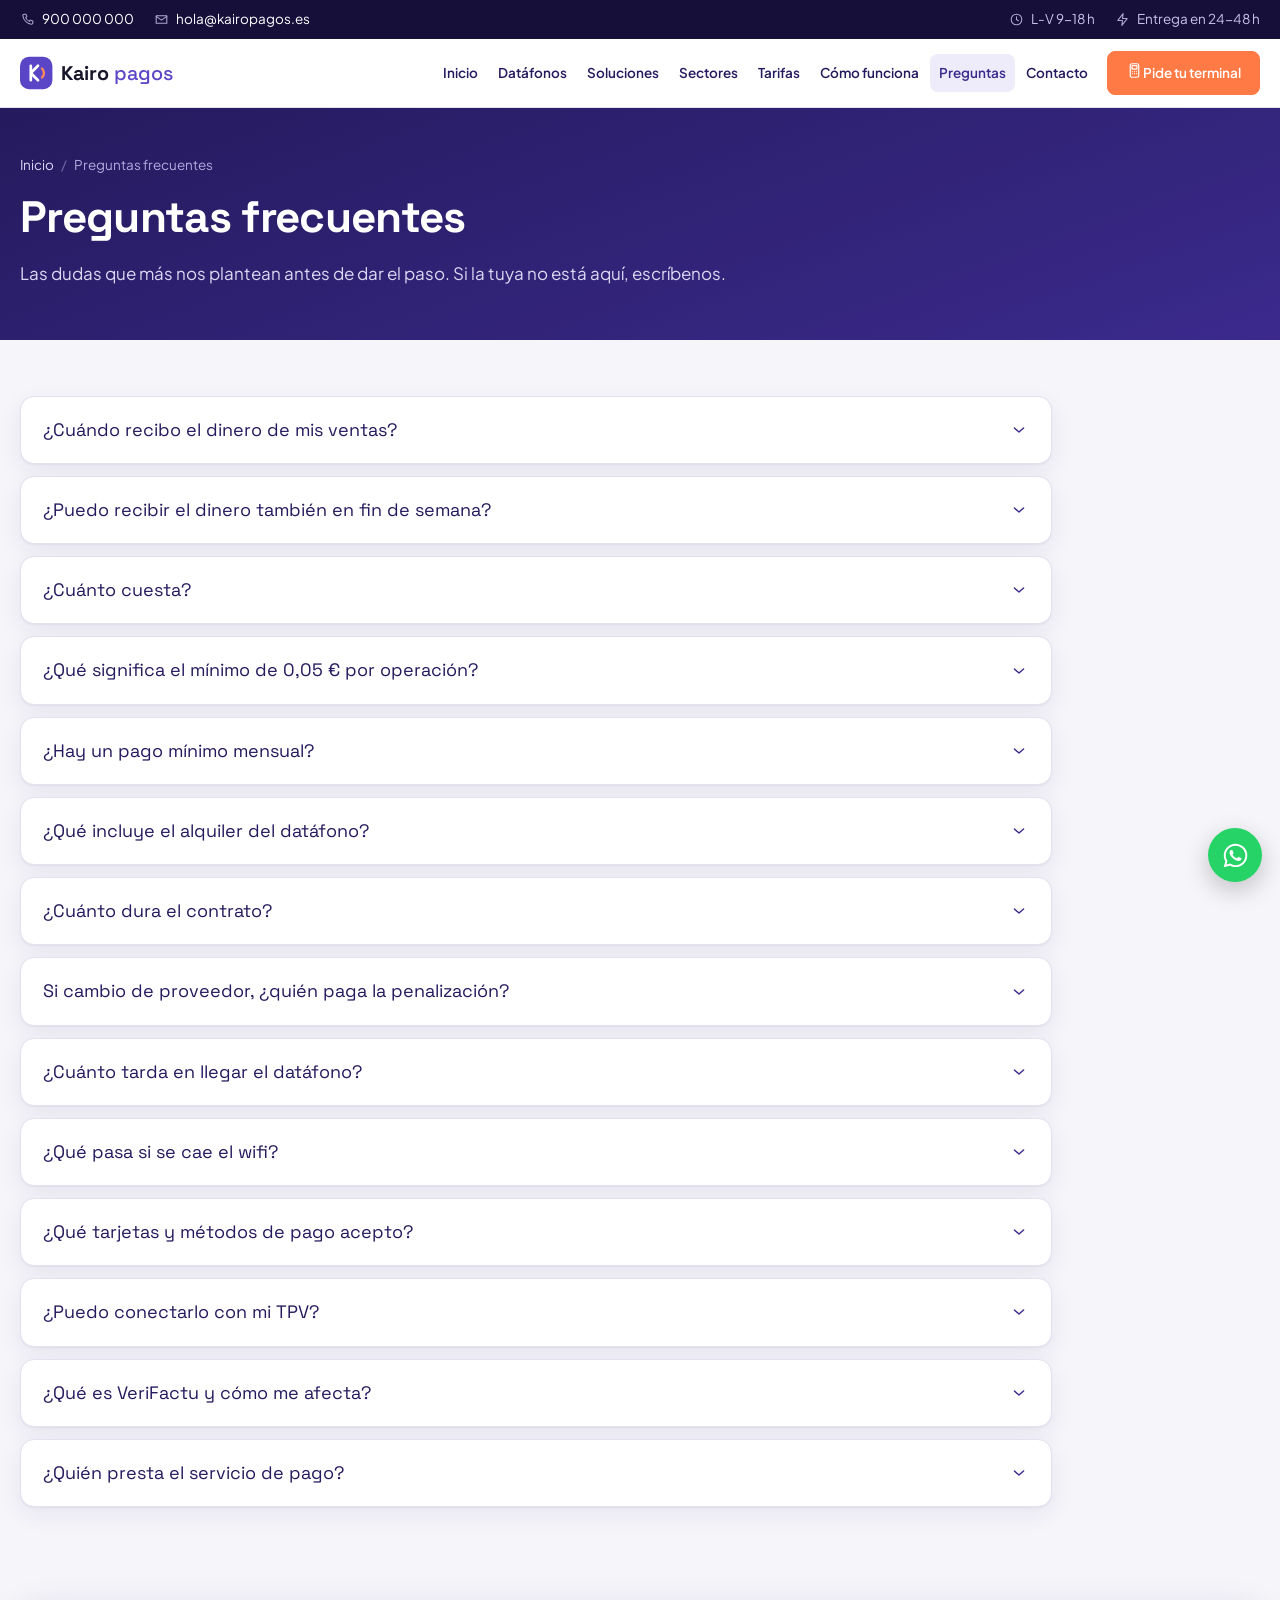
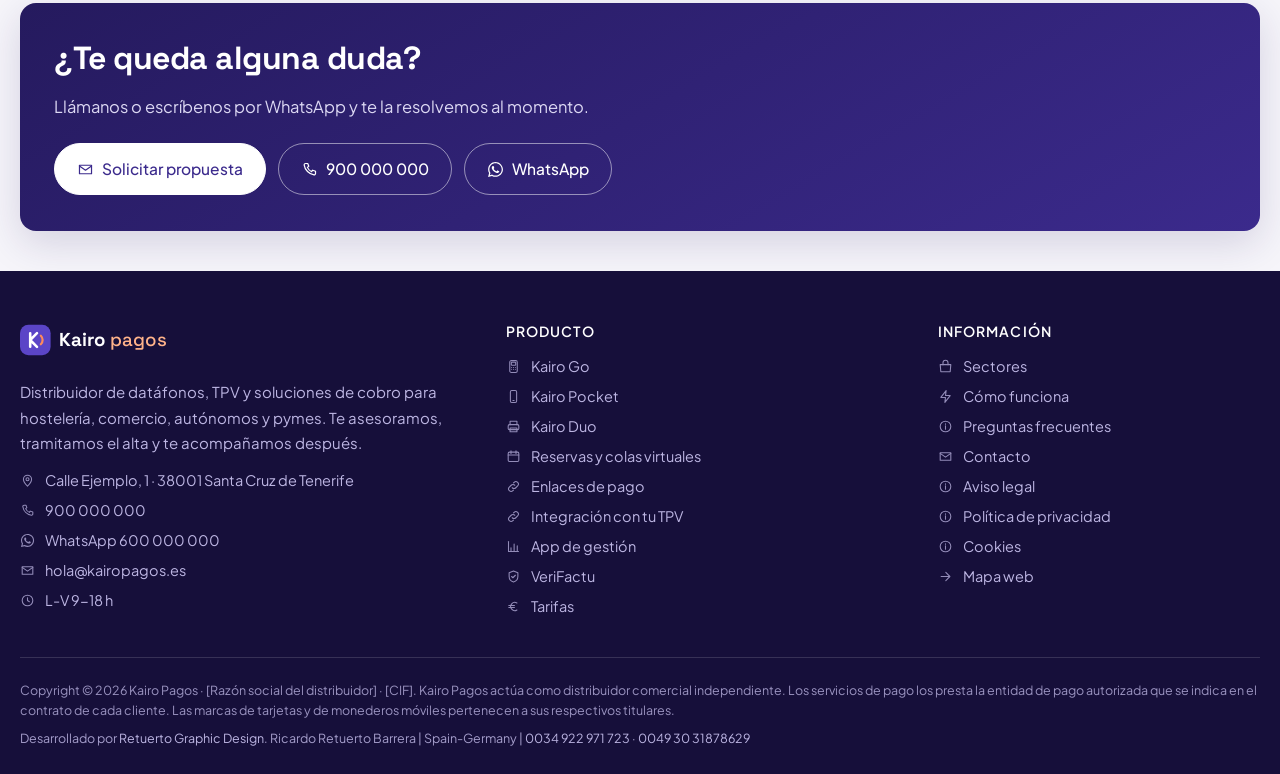
<file: preguntas-frecuentes.html>
<!DOCTYPE html>
<html lang="es">
<head>
<meta charset="utf-8">
<meta name="viewport" content="width=device-width, initial-scale=1">
<title>Preguntas frecuentes | Kairo Pagos</title>
<meta name="description" content="Plazos de abono, precio, mínimo mensual, alquiler, contrato, penalización, entrega, 4G, tarjetas aceptadas, integración TPV y VeriFactu.">
<meta property="og:title" content="Preguntas frecuentes | Kairo Pagos">
<meta property="og:description" content="Plazos de abono, precio, mínimo mensual, alquiler, contrato, penalización, entrega, 4G, tarjetas aceptadas, integración TPV y VeriFactu.">
<meta property="og:type" content="website">
<link rel="canonical" href="https://retuertographic.github.io/Djo/preguntas-frecuentes.html">
<link rel="preconnect" href="https://fonts.googleapis.com">
<link rel="preconnect" href="https://fonts.gstatic.com" crossorigin>
<link href="https://fonts.googleapis.com/css2?family=Plus+Jakarta+Sans:wght@400;500;600;700&family=Space+Grotesk:wght@500;600;700&family=Caveat:wght@600&display=swap" rel="stylesheet">
<link rel="stylesheet" href="assets/styles.css">
<link rel="icon" href="assets/favicon.svg" type="image/svg+xml">
<meta name="theme-color" content="#3B2A8C">
</head>
<body>
<div class="topbar"><div class="wrap">
  <div class="tb-items">
    <span><svg viewBox="0 0 24 24" fill="none" stroke="currentColor" stroke-width="1.7" stroke-linecap="round" stroke-linejoin="round" aria-hidden="true"><path d="M6.5 3.5h3l1.5 4-2 1.5a12 12 0 0 0 6 6l1.5-2 4 1.5v3a2 2 0 0 1-2.2 2A16.5 16.5 0 0 1 4.5 5.7 2 2 0 0 1 6.5 3.5Z"/></svg><a href="tel:+34900000000">900 000 000</a></span>
    <span><svg viewBox="0 0 24 24" fill="none" stroke="currentColor" stroke-width="1.7" stroke-linecap="round" stroke-linejoin="round" aria-hidden="true"><path d="M3.5 6h17v12h-17z"/><path d="m3.5 7 8.5 6 8.5-6"/></svg><a href="mailto:hola@kairopagos.es">hola@kairopagos.es</a></span>
  </div>
  <div class="tb-items">
    <span><svg viewBox="0 0 24 24" fill="none" stroke="currentColor" stroke-width="1.7" stroke-linecap="round" stroke-linejoin="round" aria-hidden="true"><circle cx="12" cy="12" r="8.5"/><path d="M12 7.5V12l3 2"/></svg>L-V 9-18 h</span>
    <span><svg viewBox="0 0 24 24" fill="none" stroke="currentColor" stroke-width="1.7" stroke-linecap="round" stroke-linejoin="round" aria-hidden="true"><path d="M13 2.5 4.5 13.5H12l-1 8 8.5-11H12z"/></svg>Entrega en 24-48 h</span>
  </div>
</div></div>

<header class="site-header"><div class="wrap">
  <a class="brand" href="index.html"><svg class="logo" viewBox="0 0 190 40" role="img" aria-label="Kairo Pagos"><rect x="0" y="2" width="36" height="36" rx="10" fill="#5B45C7"/><path d="M12 12v16M12 20l8-8M12 20l8 8" stroke="#fff" stroke-width="3" fill="none" stroke-linecap="round" stroke-linejoin="round"/><path d="M24.5 15a7 7 0 0 1 0 10" stroke="#FF8A5B" stroke-width="2.6" fill="none" stroke-linecap="round"/><text x="46" y="27.5" font-family="Space Grotesk, Arial, sans-serif" font-size="22" font-weight="700" fill="#17152A">Kairo<tspan fill="#5B45C7" font-weight="500"> pagos</tspan></text></svg></a>
  <button class="nav-toggle" id="navToggle" aria-expanded="false" aria-controls="mainNav" aria-label="Abrir menú"><svg viewBox="0 0 24 24" fill="none" stroke="currentColor" stroke-width="1.7" stroke-linecap="round" stroke-linejoin="round" aria-hidden="true"><path d="M4 7h16M4 12h16M4 17h16"/></svg></button>
  <nav class="main-nav" id="mainNav" aria-label="Navegación principal">
    <ul>
      <li><a href="index.html">Inicio</a></li><li><a href="terminales.html">Datáfonos</a></li><li><a href="soluciones.html">Soluciones</a></li><li><a href="sectores.html">Sectores</a></li><li><a href="tarifas.html">Tarifas</a></li><li><a href="como-funciona.html">Cómo funciona</a></li><li><a href="preguntas-frecuentes.html" class="active">Preguntas</a></li><li><a href="contacto.html">Contacto</a></li>
      <li class="nav-mas" hidden>
        <button type="button" aria-expanded="false" aria-haspopup="true">Más <svg viewBox="0 0 24 24" fill="none" stroke="currentColor" stroke-width="1.7" stroke-linecap="round" stroke-linejoin="round" aria-hidden="true"><path d="m6.5 9.5 5.5 5 5.5-5"/></svg></button>
        <ul class="nav-drop"></ul>
      </li>
      <li class="cta"><a class="btn btn-primary" href="contacto.html"><svg viewBox="0 0 24 24" fill="none" stroke="currentColor" stroke-width="1.7" stroke-linecap="round" stroke-linejoin="round" aria-hidden="true"><rect x="6" y="2.5" width="12" height="19" rx="2.5"/><rect x="8.5" y="5" width="7" height="5" rx="1"/><path d="M9 13.5h.01M12 13.5h.01M15 13.5h.01M9 16.5h.01M12 16.5h.01M15 16.5h.01"/></svg>Pide tu terminal</a></li>
    </ul>
  </nav>
</div></header>

<main>
<div class="page-head"><div class="wrap">
  <div class="crumbs"><a href="index.html">Inicio</a><span>/</span>Preguntas frecuentes</div>
  <h1>Preguntas frecuentes</h1>
  <p>Las dudas que más nos plantean antes de dar el paso. Si la tuya no está aquí, escríbenos.</p>
</div></div><section><div class="wrap"><div class="faq"><details class="faq-item"><summary>¿Cuándo recibo el dinero de mis ventas?<svg viewBox="0 0 24 24" fill="none" stroke="currentColor" stroke-width="1.7" stroke-linecap="round" stroke-linejoin="round" aria-hidden="true"><path d="m6.5 9.5 5.5 5 5.5-5"/></svg></summary><div class="faq-r"><p>Si cobras de lunes a viernes, recibes el dinero el siguiente día hábil, sin contar fines de semana ni festivos. La app te avisa de cada transferencia.</p></div></details><details class="faq-item"><summary>¿Puedo recibir el dinero también en fin de semana?<svg viewBox="0 0 24 24" fill="none" stroke="currentColor" stroke-width="1.7" stroke-linecap="round" stroke-linejoin="round" aria-hidden="true"><path d="m6.5 9.5 5.5 5 5.5-5"/></svg></summary><div class="faq-r"><p>Sí, es una novedad: por 10 € más al mes recibes tus abonos todos los días, de lunes a domingo. Si no la contratas, los abonos se hacen de lunes a viernes.</p></div></details><details class="faq-item"><summary>¿Cuánto cuesta?<svg viewBox="0 0 24 24" fill="none" stroke="currentColor" stroke-width="1.7" stroke-linecap="round" stroke-linejoin="round" aria-hidden="true"><path d="m6.5 9.5 5.5 5 5.5-5"/></svg></summary><div class="faq-r"><p>La comisión va del 0,60 % al 0,36 % según tu facturación anual con tarjeta, con un mínimo de 0,05 € por cobro (se aplica el mayor de los dos, nunca la suma). Si integras el datáfono con tu TPV, se añaden 0,03 € por operación. Prueba el <a href='tarifas.html#simulador'>simulador de tarifas</a> o pídenos una propuesta.</p></div></details><details class="faq-item"><summary>¿Qué significa el mínimo de 0,05 € por operación?<svg viewBox="0 0 24 24" fill="none" stroke="currentColor" stroke-width="1.7" stroke-linecap="round" stroke-linejoin="round" aria-hidden="true"><path d="m6.5 9.5 5.5 5 5.5-5"/></svg></summary><div class="faq-r"><p>Son cinco céntimos. En cada cobro pagas el porcentaje de tu tramo o 0,05 €, lo que sea mayor. Por ejemplo, un ticket de 10 € al 0,60 % cuesta 0,06 €; al 0,36 % costaría 0,036 €, así que se aplica el mínimo de 0,05 €.</p></div></details><details class="faq-item"><summary>¿Hay un pago mínimo mensual?<svg viewBox="0 0 24 24" fill="none" stroke="currentColor" stroke-width="1.7" stroke-linecap="round" stroke-linejoin="round" aria-hidden="true"><path d="m6.5 9.5 5.5 5 5.5-5"/></svg></summary><div class="faq-r"><p>Sí, de 29,95 €. Se compara con el total de comisiones del mes: si tus comisiones lo superan, no pagas nada extra.</p></div></details><details class="faq-item"><summary>¿Qué incluye el alquiler del datáfono?<svg viewBox="0 0 24 24" fill="none" stroke="currentColor" stroke-width="1.7" stroke-linecap="round" stroke-linejoin="round" aria-hidden="true"><path d="m6.5 9.5 5.5 5 5.5-5"/></svg></summary><div class="faq-r"><p>Se paga por cada datáfono e incluye la conexión 4G, la asistencia técnica, la resolución de problemas y la sustitución del equipo.</p></div></details><details class="faq-item"><summary>¿Cuánto dura el contrato?<svg viewBox="0 0 24 24" fill="none" stroke="currentColor" stroke-width="1.7" stroke-linecap="round" stroke-linejoin="round" aria-hidden="true"><path d="m6.5 9.5 5.5 5 5.5-5"/></svg></summary><div class="faq-r"><p>12 meses, aunque puedes rescindirlo en cualquier momento. En ese caso se aplican gastos de cancelación.</p></div></details><details class="faq-item"><summary>Si cambio de proveedor, ¿quién paga la penalización?<svg viewBox="0 0 24 24" fill="none" stroke="currentColor" stroke-width="1.7" stroke-linecap="round" stroke-linejoin="round" aria-hidden="true"><path d="m6.5 9.5 5.5 5 5.5-5"/></svg></summary><div class="faq-r"><p>Se puede reembolsar hasta 500 € si facturas con tarjeta menos de 150.000 € al año, y hasta 3.000 € si facturas más.</p></div></details><details class="faq-item"><summary>¿Cuánto tarda en llegar el datáfono?<svg viewBox="0 0 24 24" fill="none" stroke="currentColor" stroke-width="1.7" stroke-linecap="round" stroke-linejoin="round" aria-hidden="true"><path d="m6.5 9.5 5.5 5 5.5-5"/></svg></summary><div class="faq-r"><p>24 horas en las principales ciudades y 48 horas en el resto. Los envíos se hacen de lunes a viernes.</p></div></details><details class="faq-item"><summary>¿Qué pasa si se cae el wifi?<svg viewBox="0 0 24 24" fill="none" stroke="currentColor" stroke-width="1.7" stroke-linecap="round" stroke-linejoin="round" aria-hidden="true"><path d="m6.5 9.5 5.5 5 5.5-5"/></svg></summary><div class="faq-r"><p>Los datáfonos tienen 4G integrado y cambian de red automáticamente, así que no pierdes ningún cobro.</p></div></details><details class="faq-item"><summary>¿Qué tarjetas y métodos de pago acepto?<svg viewBox="0 0 24 24" fill="none" stroke="currentColor" stroke-width="1.7" stroke-linecap="round" stroke-linejoin="round" aria-hidden="true"><path d="m6.5 9.5 5.5 5 5.5-5"/></svg></summary><div class="faq-r"><p>Visa, Mastercard, Maestro y Discover, pagos sin contacto y monederos móviles como Apple Pay y Google Pay.</p></div></details><details class="faq-item"><summary>¿Puedo conectarlo con mi TPV?<svg viewBox="0 0 24 24" fill="none" stroke="currentColor" stroke-width="1.7" stroke-linecap="round" stroke-linejoin="round" aria-hidden="true"><path d="m6.5 9.5 5.5 5 5.5-5"/></svg></summary><div class="faq-r"><p>Sí, los datáfonos se integran con numerosos programas de punto de venta. Si prefieres un único equipo, Kairo Duo reúne TPV y datáfono.</p></div></details><details class="faq-item"><summary>¿Qué es VeriFactu y cómo me afecta?<svg viewBox="0 0 24 24" fill="none" stroke="currentColor" stroke-width="1.7" stroke-linecap="round" stroke-linejoin="round" aria-hidden="true"><path d="m6.5 9.5 5.5 5 5.5-5"/></svg></summary><div class="faq-r"><p>Es la normativa que obliga a registrar cada venta de forma segura y enviarla a la Agencia Tributaria. Entra en vigor el 1 de enero de 2027. Kairo Duo ya está preparado.</p></div></details><details class="faq-item"><summary>¿Quién presta el servicio de pago?<svg viewBox="0 0 24 24" fill="none" stroke="currentColor" stroke-width="1.7" stroke-linecap="round" stroke-linejoin="round" aria-hidden="true"><path d="m6.5 9.5 5.5 5 5.5-5"/></svg></summary><div class="faq-r"><p>Kairo Pagos es un distribuidor comercial independiente. El servicio de pago lo presta la entidad de pago autorizada que figura en tu contrato. Nosotros te asesoramos, tramitamos el alta y te damos soporte.</p></div></details></div></div></section><section class="tight"><div class="wrap"><div class="panel">
  <h2>¿Te queda alguna duda?</h2>
  <p>Llámanos o escríbenos por WhatsApp y te la resolvemos al momento.</p>
  <div class="actions">
    <a class="btn btn-primary" href="contacto.html"><svg viewBox="0 0 24 24" fill="none" stroke="currentColor" stroke-width="1.7" stroke-linecap="round" stroke-linejoin="round" aria-hidden="true"><path d="M3.5 6h17v12h-17z"/><path d="m3.5 7 8.5 6 8.5-6"/></svg>Solicitar propuesta</a>
    <a class="btn btn-line" href="tel:+34900000000"><svg viewBox="0 0 24 24" fill="none" stroke="currentColor" stroke-width="1.7" stroke-linecap="round" stroke-linejoin="round" aria-hidden="true"><path d="M6.5 3.5h3l1.5 4-2 1.5a12 12 0 0 0 6 6l1.5-2 4 1.5v3a2 2 0 0 1-2.2 2A16.5 16.5 0 0 1 4.5 5.7 2 2 0 0 1 6.5 3.5Z"/></svg>900 000 000</a>
    <a class="btn btn-line" href="https://wa.me/34600000000" target="_blank" rel="noopener"><svg viewBox="0 0 448 512" fill="currentColor" aria-hidden="true"><path d="M380.9 97.1C339 55.1 283.2 32 223.9 32c-122.4 0-222 99.6-222 222 0 39.1 10.2 77.3 29.6 110.9L0 480l117.7-30.9c32.4 17.7 68.9 27 106.1 27h.1c122.3 0 224.1-99.6 224.1-222 0-59.3-25.2-115-67.1-157zm-157 341.6c-33.2 0-65.7-8.9-94-25.7l-6.7-4-69.8 18.3L72 359.2l-4.4-7c-18.5-29.4-28.2-63.3-28.2-98.2 0-101.7 82.8-184.5 184.6-184.5 49.3 0 95.6 19.2 130.4 54.1 34.8 34.9 56.2 81.2 56.1 130.5 0 101.8-84.9 184.6-186.6 184.6zm101.2-138.2c-5.5-2.8-32.8-16.2-37.9-18-5.1-1.9-8.8-2.8-12.5 2.8-3.7 5.6-14.3 18-17.6 21.8-3.2 3.7-6.5 4.2-12 1.4-32.6-16.3-54-29.1-75.5-66-5.7-9.8 5.7-9.1 16.3-30.3 1.8-3.7.9-6.9-.5-9.7-1.4-2.8-12.5-30.1-17.1-41.2-4.5-10.8-9.1-9.3-12.5-9.5-3.2-.2-6.9-.2-10.6-.2-3.7 0-9.7 1.4-14.8 6.9-5.1 5.6-19.4 19-19.4 46.3 0 27.3 19.9 53.7 22.6 57.4 2.8 3.7 39.1 59.7 94.8 83.8 35.2 15.2 49 16.5 66.6 13.9 10.7-1.6 32.8-13.4 37.4-26.4 4.6-13 4.6-24.1 3.2-26.4-1.3-2.5-5-3.9-10.5-6.6z"/></svg>WhatsApp</a>
  </div>
</div></div></section>
</main>
<footer class="site"><div class="wrap">
  <div class="foot-grid">
    <div>
      <a class="foot-brand" href="index.html"><svg class="logo" viewBox="0 0 190 40" role="img" aria-label="Kairo Pagos"><rect x="0" y="2" width="36" height="36" rx="10" fill="#5B45C7"/><path d="M12 12v16M12 20l8-8M12 20l8 8" stroke="#fff" stroke-width="3" fill="none" stroke-linecap="round" stroke-linejoin="round"/><path d="M24.5 15a7 7 0 0 1 0 10" stroke="#FF8A5B" stroke-width="2.6" fill="none" stroke-linecap="round"/><text x="46" y="27.5" font-family="Space Grotesk, Arial, sans-serif" font-size="22" font-weight="700" fill="#FFFFFF">Kairo<tspan fill="#FFB38A" font-weight="500"> pagos</tspan></text></svg></a>
      <p>Distribuidor de datáfonos, TPV y soluciones de cobro para hostelería, comercio, autónomos y pymes. Te asesoramos, tramitamos el alta y te acompañamos después.</p>
      <ul class="foot-links">
        <li><a href="contacto.html"><svg viewBox="0 0 24 24" fill="none" stroke="currentColor" stroke-width="1.7" stroke-linecap="round" stroke-linejoin="round" aria-hidden="true"><path d="M12 21s6.5-6 6.5-11a6.5 6.5 0 1 0-13 0C5.5 15 12 21 12 21Z"/><circle cx="12" cy="10" r="2.4"/></svg><span>Calle Ejemplo, 1 · 38001 Santa Cruz de Tenerife</span></a></li>
        <li><a href="tel:+34900000000"><svg viewBox="0 0 24 24" fill="none" stroke="currentColor" stroke-width="1.7" stroke-linecap="round" stroke-linejoin="round" aria-hidden="true"><path d="M6.5 3.5h3l1.5 4-2 1.5a12 12 0 0 0 6 6l1.5-2 4 1.5v3a2 2 0 0 1-2.2 2A16.5 16.5 0 0 1 4.5 5.7 2 2 0 0 1 6.5 3.5Z"/></svg><span>900 000 000</span></a></li>
        <li><a href="https://wa.me/34600000000" target="_blank" rel="noopener"><svg viewBox="0 0 448 512" fill="currentColor" aria-hidden="true"><path d="M380.9 97.1C339 55.1 283.2 32 223.9 32c-122.4 0-222 99.6-222 222 0 39.1 10.2 77.3 29.6 110.9L0 480l117.7-30.9c32.4 17.7 68.9 27 106.1 27h.1c122.3 0 224.1-99.6 224.1-222 0-59.3-25.2-115-67.1-157zm-157 341.6c-33.2 0-65.7-8.9-94-25.7l-6.7-4-69.8 18.3L72 359.2l-4.4-7c-18.5-29.4-28.2-63.3-28.2-98.2 0-101.7 82.8-184.5 184.6-184.5 49.3 0 95.6 19.2 130.4 54.1 34.8 34.9 56.2 81.2 56.1 130.5 0 101.8-84.9 184.6-186.6 184.6zm101.2-138.2c-5.5-2.8-32.8-16.2-37.9-18-5.1-1.9-8.8-2.8-12.5 2.8-3.7 5.6-14.3 18-17.6 21.8-3.2 3.7-6.5 4.2-12 1.4-32.6-16.3-54-29.1-75.5-66-5.7-9.8 5.7-9.1 16.3-30.3 1.8-3.7.9-6.9-.5-9.7-1.4-2.8-12.5-30.1-17.1-41.2-4.5-10.8-9.1-9.3-12.5-9.5-3.2-.2-6.9-.2-10.6-.2-3.7 0-9.7 1.4-14.8 6.9-5.1 5.6-19.4 19-19.4 46.3 0 27.3 19.9 53.7 22.6 57.4 2.8 3.7 39.1 59.7 94.8 83.8 35.2 15.2 49 16.5 66.6 13.9 10.7-1.6 32.8-13.4 37.4-26.4 4.6-13 4.6-24.1 3.2-26.4-1.3-2.5-5-3.9-10.5-6.6z"/></svg><span>WhatsApp 600 000 000</span></a></li>
        <li><a href="mailto:hola@kairopagos.es"><svg viewBox="0 0 24 24" fill="none" stroke="currentColor" stroke-width="1.7" stroke-linecap="round" stroke-linejoin="round" aria-hidden="true"><path d="M3.5 6h17v12h-17z"/><path d="m3.5 7 8.5 6 8.5-6"/></svg><span>hola@kairopagos.es</span></a></li>
        <li><a href="contacto.html"><svg viewBox="0 0 24 24" fill="none" stroke="currentColor" stroke-width="1.7" stroke-linecap="round" stroke-linejoin="round" aria-hidden="true"><circle cx="12" cy="12" r="8.5"/><path d="M12 7.5V12l3 2"/></svg><span>L-V 9-18 h</span></a></li>
      </ul>
    </div>
    <div><h4>Producto</h4><ul class="foot-links"><li><a href="terminales.html#go"><svg viewBox="0 0 24 24" fill="none" stroke="currentColor" stroke-width="1.7" stroke-linecap="round" stroke-linejoin="round" aria-hidden="true"><rect x="6" y="2.5" width="12" height="19" rx="2.5"/><rect x="8.5" y="5" width="7" height="5" rx="1"/><path d="M9 13.5h.01M12 13.5h.01M15 13.5h.01M9 16.5h.01M12 16.5h.01M15 16.5h.01"/></svg><span>Kairo Go</span></a></li><li><a href="terminales.html#pocket"><svg viewBox="0 0 24 24" fill="none" stroke="currentColor" stroke-width="1.7" stroke-linecap="round" stroke-linejoin="round" aria-hidden="true"><rect x="7" y="2.5" width="10" height="19" rx="2.2"/><path d="M11 18.5h2"/></svg><span>Kairo Pocket</span></a></li><li><a href="terminales.html#duo"><svg viewBox="0 0 24 24" fill="none" stroke="currentColor" stroke-width="1.7" stroke-linecap="round" stroke-linejoin="round" aria-hidden="true"><path d="M6.5 9V3.5h11V9"/><rect x="3.5" y="9" width="17" height="8" rx="2"/><path d="M6.5 14.5h11v6h-11z"/></svg><span>Kairo Duo</span></a></li><li><a href="soluciones.html#reservas"><svg viewBox="0 0 24 24" fill="none" stroke="currentColor" stroke-width="1.7" stroke-linecap="round" stroke-linejoin="round" aria-hidden="true"><rect x="3.5" y="5" width="17" height="15" rx="2"/><path d="M3.5 9.5h17M8 3v4M16 3v4"/></svg><span>Reservas y colas virtuales</span></a></li><li><a href="soluciones.html#enlaces"><svg viewBox="0 0 24 24" fill="none" stroke="currentColor" stroke-width="1.7" stroke-linecap="round" stroke-linejoin="round" aria-hidden="true"><path d="M10 14a4 4 0 0 0 5.66 0l3-3a4 4 0 0 0-5.66-5.66l-1 1"/><path d="M14 10a4 4 0 0 0-5.66 0l-3 3a4 4 0 0 0 5.66 5.66l1-1"/></svg><span>Enlaces de pago</span></a></li><li><a href="soluciones.html#integracion"><svg viewBox="0 0 24 24" fill="none" stroke="currentColor" stroke-width="1.7" stroke-linecap="round" stroke-linejoin="round" aria-hidden="true"><path d="M10 14a4 4 0 0 0 5.66 0l3-3a4 4 0 0 0-5.66-5.66l-1 1"/><path d="M14 10a4 4 0 0 0-5.66 0l-3 3a4 4 0 0 0 5.66 5.66l1-1"/></svg><span>Integración con tu TPV</span></a></li><li><a href="soluciones.html#app"><svg viewBox="0 0 24 24" fill="none" stroke="currentColor" stroke-width="1.7" stroke-linecap="round" stroke-linejoin="round" aria-hidden="true"><path d="M4 20V4"/><path d="M4 20h16"/><path d="M8 20v-6M13 20V8M18 20v-9"/></svg><span>App de gestión</span></a></li><li><a href="soluciones.html#verifactu"><svg viewBox="0 0 24 24" fill="none" stroke="currentColor" stroke-width="1.7" stroke-linecap="round" stroke-linejoin="round" aria-hidden="true"><path d="M12 3.2 19 6v6c0 4.4-3 7.6-7 8.8-4-1.2-7-4.4-7-8.8V6Z"/><path d="m9 12 2 2 4-4"/></svg><span>VeriFactu</span></a></li><li><a href="tarifas.html"><svg viewBox="0 0 24 24" fill="none" stroke="currentColor" stroke-width="1.7" stroke-linecap="round" stroke-linejoin="round" aria-hidden="true"><path d="M17.5 6.5a6.5 6.5 0 1 0 0 11"/><path d="M4.5 10.5h9M4.5 13.5h9"/></svg><span>Tarifas</span></a></li></ul></div>
    <div><h4>Información</h4><ul class="foot-links"><li><a href="sectores.html"><svg viewBox="0 0 24 24" fill="none" stroke="currentColor" stroke-width="1.7" stroke-linecap="round" stroke-linejoin="round" aria-hidden="true"><path d="M3.5 9h17l-1 11.5h-15z"/><path d="M8 9V6a4 4 0 0 1 8 0v3"/></svg><span>Sectores</span></a></li><li><a href="como-funciona.html"><svg viewBox="0 0 24 24" fill="none" stroke="currentColor" stroke-width="1.7" stroke-linecap="round" stroke-linejoin="round" aria-hidden="true"><path d="M13 2.5 4.5 13.5H12l-1 8 8.5-11H12z"/></svg><span>Cómo funciona</span></a></li><li><a href="preguntas-frecuentes.html"><svg viewBox="0 0 24 24" fill="none" stroke="currentColor" stroke-width="1.7" stroke-linecap="round" stroke-linejoin="round" aria-hidden="true"><circle cx="12" cy="12" r="8.5"/><path d="M12 11v5.5M12 7.8v.6"/></svg><span>Preguntas frecuentes</span></a></li><li><a href="contacto.html"><svg viewBox="0 0 24 24" fill="none" stroke="currentColor" stroke-width="1.7" stroke-linecap="round" stroke-linejoin="round" aria-hidden="true"><path d="M3.5 6h17v12h-17z"/><path d="m3.5 7 8.5 6 8.5-6"/></svg><span>Contacto</span></a></li><li><a href="aviso-legal.html"><svg viewBox="0 0 24 24" fill="none" stroke="currentColor" stroke-width="1.7" stroke-linecap="round" stroke-linejoin="round" aria-hidden="true"><circle cx="12" cy="12" r="8.5"/><path d="M12 11v5.5M12 7.8v.6"/></svg><span>Aviso legal</span></a></li><li><a href="politica-de-privacidad.html"><svg viewBox="0 0 24 24" fill="none" stroke="currentColor" stroke-width="1.7" stroke-linecap="round" stroke-linejoin="round" aria-hidden="true"><circle cx="12" cy="12" r="8.5"/><path d="M12 11v5.5M12 7.8v.6"/></svg><span>Política de privacidad</span></a></li><li><a href="cookies.html"><svg viewBox="0 0 24 24" fill="none" stroke="currentColor" stroke-width="1.7" stroke-linecap="round" stroke-linejoin="round" aria-hidden="true"><circle cx="12" cy="12" r="8.5"/><path d="M12 11v5.5M12 7.8v.6"/></svg><span>Cookies</span></a></li><li><a href="mapa-web.html"><svg viewBox="0 0 24 24" fill="none" stroke="currentColor" stroke-width="1.7" stroke-linecap="round" stroke-linejoin="round" aria-hidden="true"><path d="M5 12h13"/><path d="m12.5 5.5 6.5 6.5-6.5 6.5"/></svg><span>Mapa web</span></a></li></ul></div>
  </div>
  <div class="foot-bottom">
    <p class="foot-legal-text">Copyright © 2026 Kairo Pagos · [Razón social del distribuidor] · [CIF]. Kairo Pagos actúa como distribuidor comercial independiente. Los servicios de pago los presta la entidad de pago autorizada que se indica en el contrato de cada cliente. Las marcas de tarjetas y de monederos móviles pertenecen a sus respectivos titulares.</p>
    <p class="foot-credit">Desarrollado por <a href="https://retuertographicdesign.com/" target="_blank" rel="noopener">Retuerto Graphic Design</a>. Ricardo Retuerto Barrera | Spain-Germany | <a href="tel:0034922971723">0034 922 971 723</a> · <a href="tel:00493031878629">0049 30 31878629</a></p>
  </div>
</div></footer>
<button class="arriba" type="button" id="irArriba" hidden aria-label="Volver arriba" title="Volver arriba"><svg viewBox="0 0 24 24" fill="none" stroke="currentColor" stroke-width="1.7" stroke-linecap="round" stroke-linejoin="round" aria-hidden="true"><path d="M12 19V6"/><path d="m5.5 12.5 6.5-6.5 6.5 6.5"/></svg></button>
<a class="wa" href="https://wa.me/34600000000" target="_blank" rel="noopener" aria-label="Escríbenos por WhatsApp"><svg viewBox="0 0 448 512" fill="currentColor" aria-hidden="true"><path d="M380.9 97.1C339 55.1 283.2 32 223.9 32c-122.4 0-222 99.6-222 222 0 39.1 10.2 77.3 29.6 110.9L0 480l117.7-30.9c32.4 17.7 68.9 27 106.1 27h.1c122.3 0 224.1-99.6 224.1-222 0-59.3-25.2-115-67.1-157zm-157 341.6c-33.2 0-65.7-8.9-94-25.7l-6.7-4-69.8 18.3L72 359.2l-4.4-7c-18.5-29.4-28.2-63.3-28.2-98.2 0-101.7 82.8-184.5 184.6-184.5 49.3 0 95.6 19.2 130.4 54.1 34.8 34.9 56.2 81.2 56.1 130.5 0 101.8-84.9 184.6-186.6 184.6zm101.2-138.2c-5.5-2.8-32.8-16.2-37.9-18-5.1-1.9-8.8-2.8-12.5 2.8-3.7 5.6-14.3 18-17.6 21.8-3.2 3.7-6.5 4.2-12 1.4-32.6-16.3-54-29.1-75.5-66-5.7-9.8 5.7-9.1 16.3-30.3 1.8-3.7.9-6.9-.5-9.7-1.4-2.8-12.5-30.1-17.1-41.2-4.5-10.8-9.1-9.3-12.5-9.5-3.2-.2-6.9-.2-10.6-.2-3.7 0-9.7 1.4-14.8 6.9-5.1 5.6-19.4 19-19.4 46.3 0 27.3 19.9 53.7 22.6 57.4 2.8 3.7 39.1 59.7 94.8 83.8 35.2 15.2 49 16.5 66.6 13.9 10.7-1.6 32.8-13.4 37.4-26.4 4.6-13 4.6-24.1 3.2-26.4-1.3-2.5-5-3.9-10.5-6.6z"/></svg></a>

<script src="assets/site.js"></script>
</body>
</html>
</file>
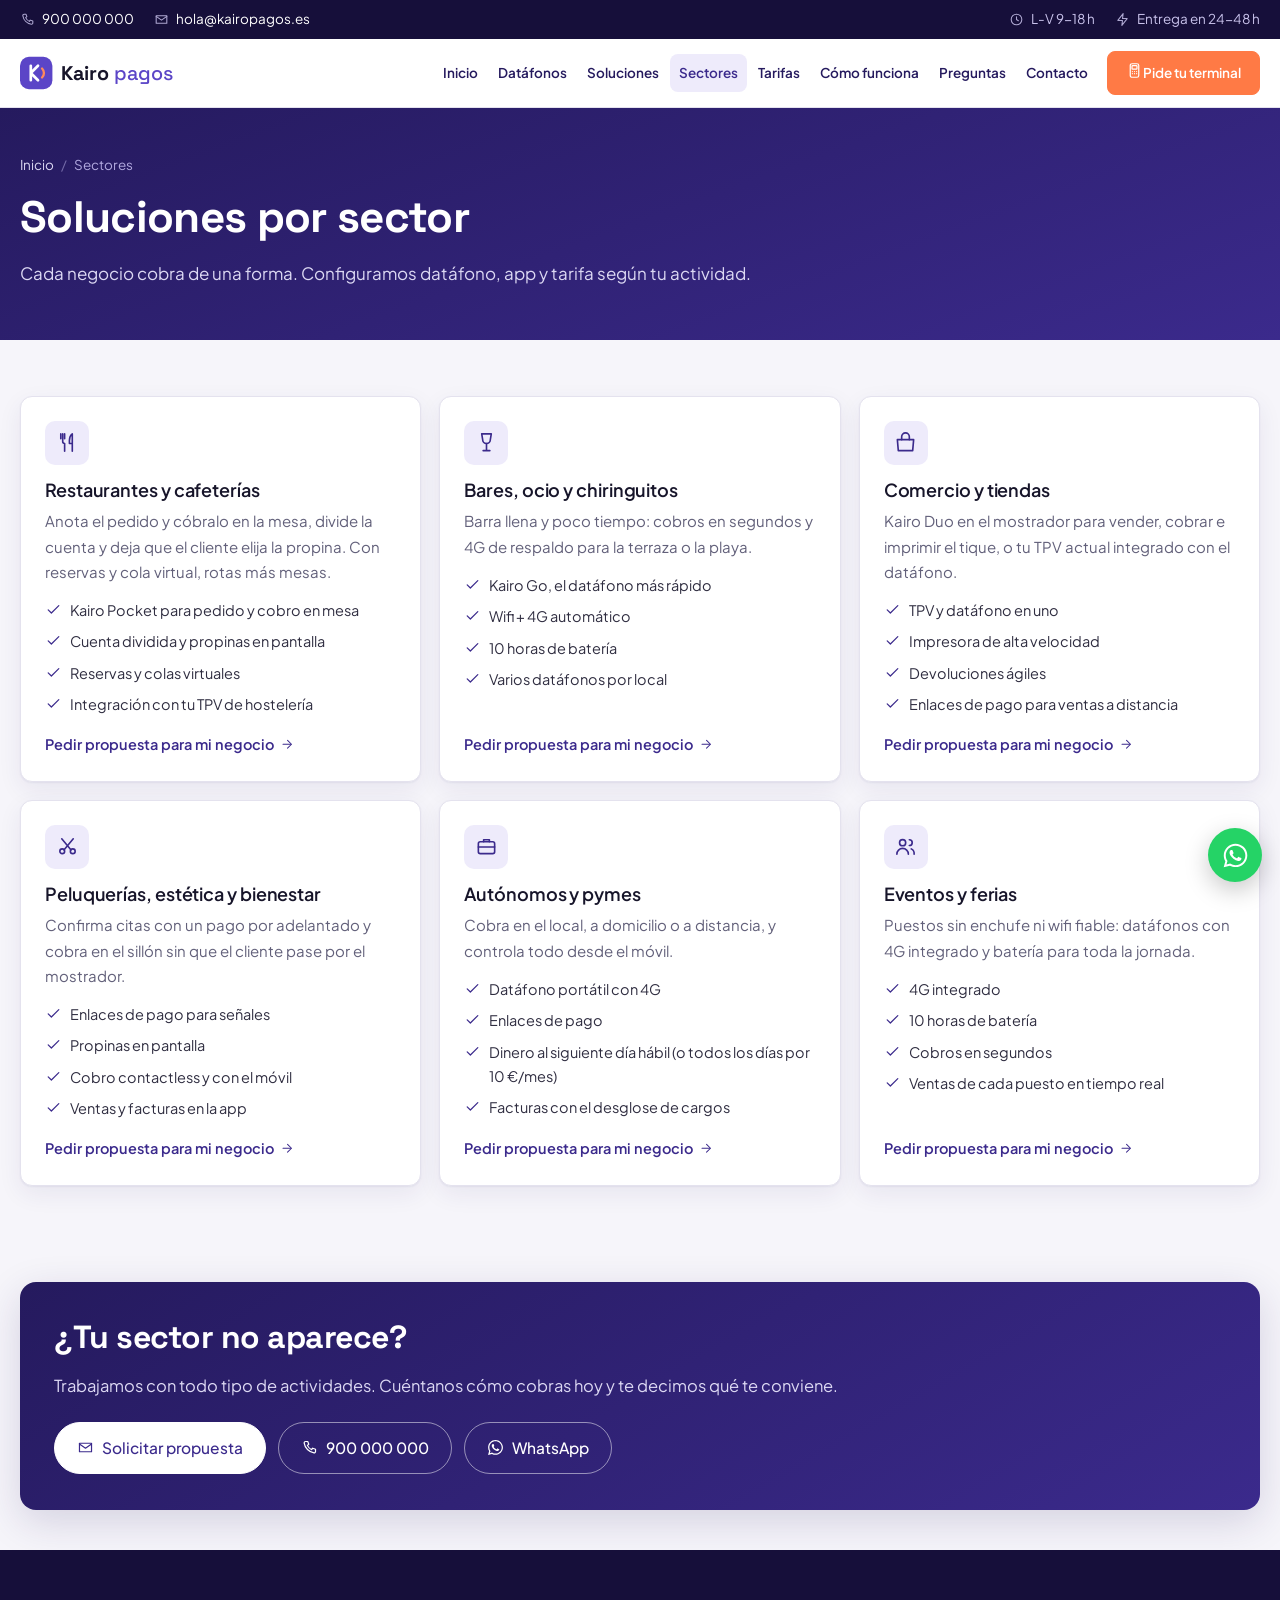
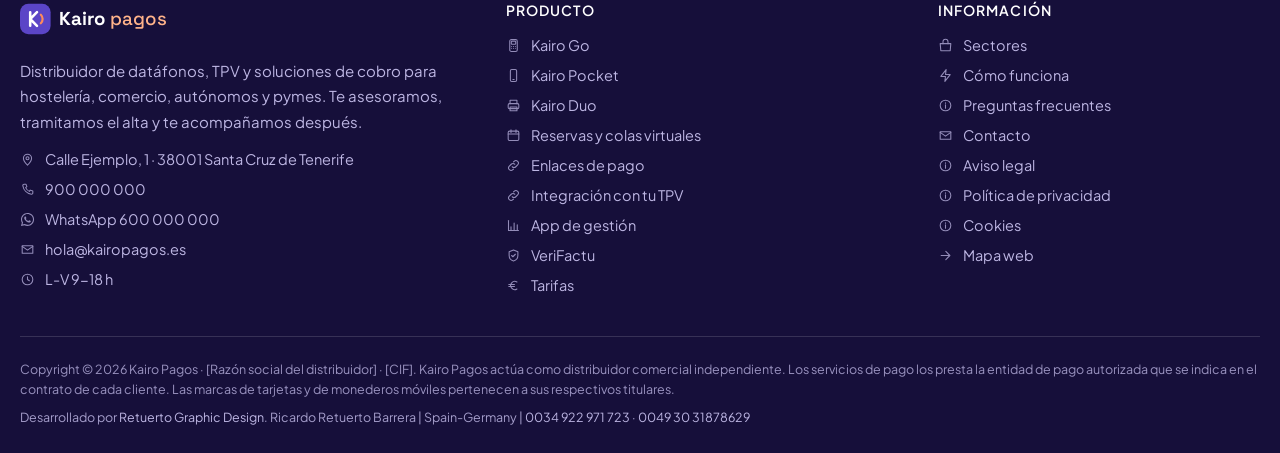
<file: sectores.html>
<!DOCTYPE html>
<html lang="es">
<head>
<meta charset="utf-8">
<meta name="viewport" content="width=device-width, initial-scale=1">
<title>Sectores | Kairo Pagos</title>
<meta name="description" content="Datáfonos y TPV para restaurantes, bares, chiringuitos, comercios, peluquerías, autónomos, pymes, eventos y ferias.">
<meta property="og:title" content="Sectores | Kairo Pagos">
<meta property="og:description" content="Datáfonos y TPV para restaurantes, bares, chiringuitos, comercios, peluquerías, autónomos, pymes, eventos y ferias.">
<meta property="og:type" content="website">
<link rel="canonical" href="https://retuertographic.github.io/Djo/sectores.html">
<link rel="preconnect" href="https://fonts.googleapis.com">
<link rel="preconnect" href="https://fonts.gstatic.com" crossorigin>
<link href="https://fonts.googleapis.com/css2?family=Plus+Jakarta+Sans:wght@400;500;600;700&family=Space+Grotesk:wght@500;600;700&family=Caveat:wght@600&display=swap" rel="stylesheet">
<link rel="stylesheet" href="assets/styles.css">
<link rel="icon" href="assets/favicon.svg" type="image/svg+xml">
<meta name="theme-color" content="#3B2A8C">
</head>
<body>
<div class="topbar"><div class="wrap">
  <div class="tb-items">
    <span><svg viewBox="0 0 24 24" fill="none" stroke="currentColor" stroke-width="1.7" stroke-linecap="round" stroke-linejoin="round" aria-hidden="true"><path d="M6.5 3.5h3l1.5 4-2 1.5a12 12 0 0 0 6 6l1.5-2 4 1.5v3a2 2 0 0 1-2.2 2A16.5 16.5 0 0 1 4.5 5.7 2 2 0 0 1 6.5 3.5Z"/></svg><a href="tel:+34900000000">900 000 000</a></span>
    <span><svg viewBox="0 0 24 24" fill="none" stroke="currentColor" stroke-width="1.7" stroke-linecap="round" stroke-linejoin="round" aria-hidden="true"><path d="M3.5 6h17v12h-17z"/><path d="m3.5 7 8.5 6 8.5-6"/></svg><a href="mailto:hola@kairopagos.es">hola@kairopagos.es</a></span>
  </div>
  <div class="tb-items">
    <span><svg viewBox="0 0 24 24" fill="none" stroke="currentColor" stroke-width="1.7" stroke-linecap="round" stroke-linejoin="round" aria-hidden="true"><circle cx="12" cy="12" r="8.5"/><path d="M12 7.5V12l3 2"/></svg>L-V 9-18 h</span>
    <span><svg viewBox="0 0 24 24" fill="none" stroke="currentColor" stroke-width="1.7" stroke-linecap="round" stroke-linejoin="round" aria-hidden="true"><path d="M13 2.5 4.5 13.5H12l-1 8 8.5-11H12z"/></svg>Entrega en 24-48 h</span>
  </div>
</div></div>

<header class="site-header"><div class="wrap">
  <a class="brand" href="index.html"><svg class="logo" viewBox="0 0 190 40" role="img" aria-label="Kairo Pagos"><rect x="0" y="2" width="36" height="36" rx="10" fill="#5B45C7"/><path d="M12 12v16M12 20l8-8M12 20l8 8" stroke="#fff" stroke-width="3" fill="none" stroke-linecap="round" stroke-linejoin="round"/><path d="M24.5 15a7 7 0 0 1 0 10" stroke="#FF8A5B" stroke-width="2.6" fill="none" stroke-linecap="round"/><text x="46" y="27.5" font-family="Space Grotesk, Arial, sans-serif" font-size="22" font-weight="700" fill="#17152A">Kairo<tspan fill="#5B45C7" font-weight="500"> pagos</tspan></text></svg></a>
  <button class="nav-toggle" id="navToggle" aria-expanded="false" aria-controls="mainNav" aria-label="Abrir menú"><svg viewBox="0 0 24 24" fill="none" stroke="currentColor" stroke-width="1.7" stroke-linecap="round" stroke-linejoin="round" aria-hidden="true"><path d="M4 7h16M4 12h16M4 17h16"/></svg></button>
  <nav class="main-nav" id="mainNav" aria-label="Navegación principal">
    <ul>
      <li><a href="index.html">Inicio</a></li><li><a href="terminales.html">Datáfonos</a></li><li><a href="soluciones.html">Soluciones</a></li><li><a href="sectores.html" class="active">Sectores</a></li><li><a href="tarifas.html">Tarifas</a></li><li><a href="como-funciona.html">Cómo funciona</a></li><li><a href="preguntas-frecuentes.html">Preguntas</a></li><li><a href="contacto.html">Contacto</a></li>
      <li class="nav-mas" hidden>
        <button type="button" aria-expanded="false" aria-haspopup="true">Más <svg viewBox="0 0 24 24" fill="none" stroke="currentColor" stroke-width="1.7" stroke-linecap="round" stroke-linejoin="round" aria-hidden="true"><path d="m6.5 9.5 5.5 5 5.5-5"/></svg></button>
        <ul class="nav-drop"></ul>
      </li>
      <li class="cta"><a class="btn btn-primary" href="contacto.html"><svg viewBox="0 0 24 24" fill="none" stroke="currentColor" stroke-width="1.7" stroke-linecap="round" stroke-linejoin="round" aria-hidden="true"><rect x="6" y="2.5" width="12" height="19" rx="2.5"/><rect x="8.5" y="5" width="7" height="5" rx="1"/><path d="M9 13.5h.01M12 13.5h.01M15 13.5h.01M9 16.5h.01M12 16.5h.01M15 16.5h.01"/></svg>Pide tu terminal</a></li>
    </ul>
  </nav>
</div></header>

<main>
<div class="page-head"><div class="wrap">
  <div class="crumbs"><a href="index.html">Inicio</a><span>/</span>Sectores</div>
  <h1>Soluciones por sector</h1>
  <p>Cada negocio cobra de una forma. Configuramos datáfono, app y tarifa según tu actividad.</p>
</div></div><section><div class="wrap"><div class="grid g2 sectores"><article class="card sector" id="restauracion"><span class="ico"><svg viewBox="0 0 24 24" fill="none" stroke="currentColor" stroke-width="1.7" stroke-linecap="round" stroke-linejoin="round" aria-hidden="true"><path d="M7 3v8a2 2 0 0 0 2 2v8M5 3v5M9 3v5"/><path d="M17 21V3c-2 1.5-3 4-3 7v3h3"/></svg></span><h3>Restaurantes y cafeterías</h3><p>Anota el pedido y cóbralo en la mesa, divide la cuenta y deja que el cliente elija la propina. Con reservas y cola virtual, rotas más mesas.</p>
<ul class="mini-checks"><li><svg viewBox="0 0 24 24" fill="none" stroke="currentColor" stroke-width="1.7" stroke-linecap="round" stroke-linejoin="round" aria-hidden="true"><path d="m4.5 12.5 4.5 4.5 10.5-10.5"/></svg>Kairo Pocket para pedido y cobro en mesa</li><li><svg viewBox="0 0 24 24" fill="none" stroke="currentColor" stroke-width="1.7" stroke-linecap="round" stroke-linejoin="round" aria-hidden="true"><path d="m4.5 12.5 4.5 4.5 10.5-10.5"/></svg>Cuenta dividida y propinas en pantalla</li><li><svg viewBox="0 0 24 24" fill="none" stroke="currentColor" stroke-width="1.7" stroke-linecap="round" stroke-linejoin="round" aria-hidden="true"><path d="m4.5 12.5 4.5 4.5 10.5-10.5"/></svg>Reservas y colas virtuales</li><li><svg viewBox="0 0 24 24" fill="none" stroke="currentColor" stroke-width="1.7" stroke-linecap="round" stroke-linejoin="round" aria-hidden="true"><path d="m4.5 12.5 4.5 4.5 10.5-10.5"/></svg>Integración con tu TPV de hostelería</li></ul>
<a class="more" href="contacto.html">Pedir propuesta para mi negocio <svg viewBox="0 0 24 24" fill="none" stroke="currentColor" stroke-width="1.7" stroke-linecap="round" stroke-linejoin="round" aria-hidden="true"><path d="M5 12h13"/><path d="m12.5 5.5 6.5 6.5-6.5 6.5"/></svg></a></article><article class="card sector" id="bares"><span class="ico"><svg viewBox="0 0 24 24" fill="none" stroke="currentColor" stroke-width="1.7" stroke-linecap="round" stroke-linejoin="round" aria-hidden="true"><path d="M7 3h10l-1 6a4 4 0 0 1-8 0z"/><path d="M12 13v7M8.5 20.5h7"/></svg></span><h3>Bares, ocio y chiringuitos</h3><p>Barra llena y poco tiempo: cobros en segundos y 4G de respaldo para la terraza o la playa.</p>
<ul class="mini-checks"><li><svg viewBox="0 0 24 24" fill="none" stroke="currentColor" stroke-width="1.7" stroke-linecap="round" stroke-linejoin="round" aria-hidden="true"><path d="m4.5 12.5 4.5 4.5 10.5-10.5"/></svg>Kairo Go, el datáfono más rápido</li><li><svg viewBox="0 0 24 24" fill="none" stroke="currentColor" stroke-width="1.7" stroke-linecap="round" stroke-linejoin="round" aria-hidden="true"><path d="m4.5 12.5 4.5 4.5 10.5-10.5"/></svg>Wifi + 4G automático</li><li><svg viewBox="0 0 24 24" fill="none" stroke="currentColor" stroke-width="1.7" stroke-linecap="round" stroke-linejoin="round" aria-hidden="true"><path d="m4.5 12.5 4.5 4.5 10.5-10.5"/></svg>10 horas de batería</li><li><svg viewBox="0 0 24 24" fill="none" stroke="currentColor" stroke-width="1.7" stroke-linecap="round" stroke-linejoin="round" aria-hidden="true"><path d="m4.5 12.5 4.5 4.5 10.5-10.5"/></svg>Varios datáfonos por local</li></ul>
<a class="more" href="contacto.html">Pedir propuesta para mi negocio <svg viewBox="0 0 24 24" fill="none" stroke="currentColor" stroke-width="1.7" stroke-linecap="round" stroke-linejoin="round" aria-hidden="true"><path d="M5 12h13"/><path d="m12.5 5.5 6.5 6.5-6.5 6.5"/></svg></a></article><article class="card sector" id="comercio"><span class="ico"><svg viewBox="0 0 24 24" fill="none" stroke="currentColor" stroke-width="1.7" stroke-linecap="round" stroke-linejoin="round" aria-hidden="true"><path d="M3.5 9h17l-1 11.5h-15z"/><path d="M8 9V6a4 4 0 0 1 8 0v3"/></svg></span><h3>Comercio y tiendas</h3><p>Kairo Duo en el mostrador para vender, cobrar e imprimir el tique, o tu TPV actual integrado con el datáfono.</p>
<ul class="mini-checks"><li><svg viewBox="0 0 24 24" fill="none" stroke="currentColor" stroke-width="1.7" stroke-linecap="round" stroke-linejoin="round" aria-hidden="true"><path d="m4.5 12.5 4.5 4.5 10.5-10.5"/></svg>TPV y datáfono en uno</li><li><svg viewBox="0 0 24 24" fill="none" stroke="currentColor" stroke-width="1.7" stroke-linecap="round" stroke-linejoin="round" aria-hidden="true"><path d="m4.5 12.5 4.5 4.5 10.5-10.5"/></svg>Impresora de alta velocidad</li><li><svg viewBox="0 0 24 24" fill="none" stroke="currentColor" stroke-width="1.7" stroke-linecap="round" stroke-linejoin="round" aria-hidden="true"><path d="m4.5 12.5 4.5 4.5 10.5-10.5"/></svg>Devoluciones ágiles</li><li><svg viewBox="0 0 24 24" fill="none" stroke="currentColor" stroke-width="1.7" stroke-linecap="round" stroke-linejoin="round" aria-hidden="true"><path d="m4.5 12.5 4.5 4.5 10.5-10.5"/></svg>Enlaces de pago para ventas a distancia</li></ul>
<a class="more" href="contacto.html">Pedir propuesta para mi negocio <svg viewBox="0 0 24 24" fill="none" stroke="currentColor" stroke-width="1.7" stroke-linecap="round" stroke-linejoin="round" aria-hidden="true"><path d="M5 12h13"/><path d="m12.5 5.5 6.5 6.5-6.5 6.5"/></svg></a></article><article class="card sector" id="belleza"><span class="ico"><svg viewBox="0 0 24 24" fill="none" stroke="currentColor" stroke-width="1.7" stroke-linecap="round" stroke-linejoin="round" aria-hidden="true"><circle cx="6.5" cy="17" r="2.5"/><circle cx="17.5" cy="17" r="2.5"/><path d="M8.5 15.5 18 4M15.5 15.5 6 4"/></svg></span><h3>Peluquerías, estética y bienestar</h3><p>Confirma citas con un pago por adelantado y cobra en el sillón sin que el cliente pase por el mostrador.</p>
<ul class="mini-checks"><li><svg viewBox="0 0 24 24" fill="none" stroke="currentColor" stroke-width="1.7" stroke-linecap="round" stroke-linejoin="round" aria-hidden="true"><path d="m4.5 12.5 4.5 4.5 10.5-10.5"/></svg>Enlaces de pago para señales</li><li><svg viewBox="0 0 24 24" fill="none" stroke="currentColor" stroke-width="1.7" stroke-linecap="round" stroke-linejoin="round" aria-hidden="true"><path d="m4.5 12.5 4.5 4.5 10.5-10.5"/></svg>Propinas en pantalla</li><li><svg viewBox="0 0 24 24" fill="none" stroke="currentColor" stroke-width="1.7" stroke-linecap="round" stroke-linejoin="round" aria-hidden="true"><path d="m4.5 12.5 4.5 4.5 10.5-10.5"/></svg>Cobro contactless y con el móvil</li><li><svg viewBox="0 0 24 24" fill="none" stroke="currentColor" stroke-width="1.7" stroke-linecap="round" stroke-linejoin="round" aria-hidden="true"><path d="m4.5 12.5 4.5 4.5 10.5-10.5"/></svg>Ventas y facturas en la app</li></ul>
<a class="more" href="contacto.html">Pedir propuesta para mi negocio <svg viewBox="0 0 24 24" fill="none" stroke="currentColor" stroke-width="1.7" stroke-linecap="round" stroke-linejoin="round" aria-hidden="true"><path d="M5 12h13"/><path d="m12.5 5.5 6.5 6.5-6.5 6.5"/></svg></a></article><article class="card sector" id="servicios"><span class="ico"><svg viewBox="0 0 24 24" fill="none" stroke="currentColor" stroke-width="1.7" stroke-linecap="round" stroke-linejoin="round" aria-hidden="true"><rect x="3.5" y="7" width="17" height="12.5" rx="2"/><path d="M9 7V5h6v2M3.5 12.5h17"/></svg></span><h3>Autónomos y pymes</h3><p>Cobra en el local, a domicilio o a distancia, y controla todo desde el móvil.</p>
<ul class="mini-checks"><li><svg viewBox="0 0 24 24" fill="none" stroke="currentColor" stroke-width="1.7" stroke-linecap="round" stroke-linejoin="round" aria-hidden="true"><path d="m4.5 12.5 4.5 4.5 10.5-10.5"/></svg>Datáfono portátil con 4G</li><li><svg viewBox="0 0 24 24" fill="none" stroke="currentColor" stroke-width="1.7" stroke-linecap="round" stroke-linejoin="round" aria-hidden="true"><path d="m4.5 12.5 4.5 4.5 10.5-10.5"/></svg>Enlaces de pago</li><li><svg viewBox="0 0 24 24" fill="none" stroke="currentColor" stroke-width="1.7" stroke-linecap="round" stroke-linejoin="round" aria-hidden="true"><path d="m4.5 12.5 4.5 4.5 10.5-10.5"/></svg>Dinero al siguiente día hábil (o todos los días por 10 €/mes)</li><li><svg viewBox="0 0 24 24" fill="none" stroke="currentColor" stroke-width="1.7" stroke-linecap="round" stroke-linejoin="round" aria-hidden="true"><path d="m4.5 12.5 4.5 4.5 10.5-10.5"/></svg>Facturas con el desglose de cargos</li></ul>
<a class="more" href="contacto.html">Pedir propuesta para mi negocio <svg viewBox="0 0 24 24" fill="none" stroke="currentColor" stroke-width="1.7" stroke-linecap="round" stroke-linejoin="round" aria-hidden="true"><path d="M5 12h13"/><path d="m12.5 5.5 6.5 6.5-6.5 6.5"/></svg></a></article><article class="card sector" id="eventos"><span class="ico"><svg viewBox="0 0 24 24" fill="none" stroke="currentColor" stroke-width="1.7" stroke-linecap="round" stroke-linejoin="round" aria-hidden="true"><circle cx="9" cy="8" r="3.2"/><path d="M3 20a6 6 0 0 1 12 0"/><path d="M16 5a3 3 0 0 1 0 6M18 14.5a5.5 5.5 0 0 1 3 5.5"/></svg></span><h3>Eventos y ferias</h3><p>Puestos sin enchufe ni wifi fiable: datáfonos con 4G integrado y batería para toda la jornada.</p>
<ul class="mini-checks"><li><svg viewBox="0 0 24 24" fill="none" stroke="currentColor" stroke-width="1.7" stroke-linecap="round" stroke-linejoin="round" aria-hidden="true"><path d="m4.5 12.5 4.5 4.5 10.5-10.5"/></svg>4G integrado</li><li><svg viewBox="0 0 24 24" fill="none" stroke="currentColor" stroke-width="1.7" stroke-linecap="round" stroke-linejoin="round" aria-hidden="true"><path d="m4.5 12.5 4.5 4.5 10.5-10.5"/></svg>10 horas de batería</li><li><svg viewBox="0 0 24 24" fill="none" stroke="currentColor" stroke-width="1.7" stroke-linecap="round" stroke-linejoin="round" aria-hidden="true"><path d="m4.5 12.5 4.5 4.5 10.5-10.5"/></svg>Cobros en segundos</li><li><svg viewBox="0 0 24 24" fill="none" stroke="currentColor" stroke-width="1.7" stroke-linecap="round" stroke-linejoin="round" aria-hidden="true"><path d="m4.5 12.5 4.5 4.5 10.5-10.5"/></svg>Ventas de cada puesto en tiempo real</li></ul>
<a class="more" href="contacto.html">Pedir propuesta para mi negocio <svg viewBox="0 0 24 24" fill="none" stroke="currentColor" stroke-width="1.7" stroke-linecap="round" stroke-linejoin="round" aria-hidden="true"><path d="M5 12h13"/><path d="m12.5 5.5 6.5 6.5-6.5 6.5"/></svg></a></article></div></div></section><section class="tight"><div class="wrap"><div class="panel">
  <h2>¿Tu sector no aparece?</h2>
  <p>Trabajamos con todo tipo de actividades. Cuéntanos cómo cobras hoy y te decimos qué te conviene.</p>
  <div class="actions">
    <a class="btn btn-primary" href="contacto.html"><svg viewBox="0 0 24 24" fill="none" stroke="currentColor" stroke-width="1.7" stroke-linecap="round" stroke-linejoin="round" aria-hidden="true"><path d="M3.5 6h17v12h-17z"/><path d="m3.5 7 8.5 6 8.5-6"/></svg>Solicitar propuesta</a>
    <a class="btn btn-line" href="tel:+34900000000"><svg viewBox="0 0 24 24" fill="none" stroke="currentColor" stroke-width="1.7" stroke-linecap="round" stroke-linejoin="round" aria-hidden="true"><path d="M6.5 3.5h3l1.5 4-2 1.5a12 12 0 0 0 6 6l1.5-2 4 1.5v3a2 2 0 0 1-2.2 2A16.5 16.5 0 0 1 4.5 5.7 2 2 0 0 1 6.5 3.5Z"/></svg>900 000 000</a>
    <a class="btn btn-line" href="https://wa.me/34600000000" target="_blank" rel="noopener"><svg viewBox="0 0 448 512" fill="currentColor" aria-hidden="true"><path d="M380.9 97.1C339 55.1 283.2 32 223.9 32c-122.4 0-222 99.6-222 222 0 39.1 10.2 77.3 29.6 110.9L0 480l117.7-30.9c32.4 17.7 68.9 27 106.1 27h.1c122.3 0 224.1-99.6 224.1-222 0-59.3-25.2-115-67.1-157zm-157 341.6c-33.2 0-65.7-8.9-94-25.7l-6.7-4-69.8 18.3L72 359.2l-4.4-7c-18.5-29.4-28.2-63.3-28.2-98.2 0-101.7 82.8-184.5 184.6-184.5 49.3 0 95.6 19.2 130.4 54.1 34.8 34.9 56.2 81.2 56.1 130.5 0 101.8-84.9 184.6-186.6 184.6zm101.2-138.2c-5.5-2.8-32.8-16.2-37.9-18-5.1-1.9-8.8-2.8-12.5 2.8-3.7 5.6-14.3 18-17.6 21.8-3.2 3.7-6.5 4.2-12 1.4-32.6-16.3-54-29.1-75.5-66-5.7-9.8 5.7-9.1 16.3-30.3 1.8-3.7.9-6.9-.5-9.7-1.4-2.8-12.5-30.1-17.1-41.2-4.5-10.8-9.1-9.3-12.5-9.5-3.2-.2-6.9-.2-10.6-.2-3.7 0-9.7 1.4-14.8 6.9-5.1 5.6-19.4 19-19.4 46.3 0 27.3 19.9 53.7 22.6 57.4 2.8 3.7 39.1 59.7 94.8 83.8 35.2 15.2 49 16.5 66.6 13.9 10.7-1.6 32.8-13.4 37.4-26.4 4.6-13 4.6-24.1 3.2-26.4-1.3-2.5-5-3.9-10.5-6.6z"/></svg>WhatsApp</a>
  </div>
</div></div></section>
</main>
<footer class="site"><div class="wrap">
  <div class="foot-grid">
    <div>
      <a class="foot-brand" href="index.html"><svg class="logo" viewBox="0 0 190 40" role="img" aria-label="Kairo Pagos"><rect x="0" y="2" width="36" height="36" rx="10" fill="#5B45C7"/><path d="M12 12v16M12 20l8-8M12 20l8 8" stroke="#fff" stroke-width="3" fill="none" stroke-linecap="round" stroke-linejoin="round"/><path d="M24.5 15a7 7 0 0 1 0 10" stroke="#FF8A5B" stroke-width="2.6" fill="none" stroke-linecap="round"/><text x="46" y="27.5" font-family="Space Grotesk, Arial, sans-serif" font-size="22" font-weight="700" fill="#FFFFFF">Kairo<tspan fill="#FFB38A" font-weight="500"> pagos</tspan></text></svg></a>
      <p>Distribuidor de datáfonos, TPV y soluciones de cobro para hostelería, comercio, autónomos y pymes. Te asesoramos, tramitamos el alta y te acompañamos después.</p>
      <ul class="foot-links">
        <li><a href="contacto.html"><svg viewBox="0 0 24 24" fill="none" stroke="currentColor" stroke-width="1.7" stroke-linecap="round" stroke-linejoin="round" aria-hidden="true"><path d="M12 21s6.5-6 6.5-11a6.5 6.5 0 1 0-13 0C5.5 15 12 21 12 21Z"/><circle cx="12" cy="10" r="2.4"/></svg><span>Calle Ejemplo, 1 · 38001 Santa Cruz de Tenerife</span></a></li>
        <li><a href="tel:+34900000000"><svg viewBox="0 0 24 24" fill="none" stroke="currentColor" stroke-width="1.7" stroke-linecap="round" stroke-linejoin="round" aria-hidden="true"><path d="M6.5 3.5h3l1.5 4-2 1.5a12 12 0 0 0 6 6l1.5-2 4 1.5v3a2 2 0 0 1-2.2 2A16.5 16.5 0 0 1 4.5 5.7 2 2 0 0 1 6.5 3.5Z"/></svg><span>900 000 000</span></a></li>
        <li><a href="https://wa.me/34600000000" target="_blank" rel="noopener"><svg viewBox="0 0 448 512" fill="currentColor" aria-hidden="true"><path d="M380.9 97.1C339 55.1 283.2 32 223.9 32c-122.4 0-222 99.6-222 222 0 39.1 10.2 77.3 29.6 110.9L0 480l117.7-30.9c32.4 17.7 68.9 27 106.1 27h.1c122.3 0 224.1-99.6 224.1-222 0-59.3-25.2-115-67.1-157zm-157 341.6c-33.2 0-65.7-8.9-94-25.7l-6.7-4-69.8 18.3L72 359.2l-4.4-7c-18.5-29.4-28.2-63.3-28.2-98.2 0-101.7 82.8-184.5 184.6-184.5 49.3 0 95.6 19.2 130.4 54.1 34.8 34.9 56.2 81.2 56.1 130.5 0 101.8-84.9 184.6-186.6 184.6zm101.2-138.2c-5.5-2.8-32.8-16.2-37.9-18-5.1-1.9-8.8-2.8-12.5 2.8-3.7 5.6-14.3 18-17.6 21.8-3.2 3.7-6.5 4.2-12 1.4-32.6-16.3-54-29.1-75.5-66-5.7-9.8 5.7-9.1 16.3-30.3 1.8-3.7.9-6.9-.5-9.7-1.4-2.8-12.5-30.1-17.1-41.2-4.5-10.8-9.1-9.3-12.5-9.5-3.2-.2-6.9-.2-10.6-.2-3.7 0-9.7 1.4-14.8 6.9-5.1 5.6-19.4 19-19.4 46.3 0 27.3 19.9 53.7 22.6 57.4 2.8 3.7 39.1 59.7 94.8 83.8 35.2 15.2 49 16.5 66.6 13.9 10.7-1.6 32.8-13.4 37.4-26.4 4.6-13 4.6-24.1 3.2-26.4-1.3-2.5-5-3.9-10.5-6.6z"/></svg><span>WhatsApp 600 000 000</span></a></li>
        <li><a href="mailto:hola@kairopagos.es"><svg viewBox="0 0 24 24" fill="none" stroke="currentColor" stroke-width="1.7" stroke-linecap="round" stroke-linejoin="round" aria-hidden="true"><path d="M3.5 6h17v12h-17z"/><path d="m3.5 7 8.5 6 8.5-6"/></svg><span>hola@kairopagos.es</span></a></li>
        <li><a href="contacto.html"><svg viewBox="0 0 24 24" fill="none" stroke="currentColor" stroke-width="1.7" stroke-linecap="round" stroke-linejoin="round" aria-hidden="true"><circle cx="12" cy="12" r="8.5"/><path d="M12 7.5V12l3 2"/></svg><span>L-V 9-18 h</span></a></li>
      </ul>
    </div>
    <div><h4>Producto</h4><ul class="foot-links"><li><a href="terminales.html#go"><svg viewBox="0 0 24 24" fill="none" stroke="currentColor" stroke-width="1.7" stroke-linecap="round" stroke-linejoin="round" aria-hidden="true"><rect x="6" y="2.5" width="12" height="19" rx="2.5"/><rect x="8.5" y="5" width="7" height="5" rx="1"/><path d="M9 13.5h.01M12 13.5h.01M15 13.5h.01M9 16.5h.01M12 16.5h.01M15 16.5h.01"/></svg><span>Kairo Go</span></a></li><li><a href="terminales.html#pocket"><svg viewBox="0 0 24 24" fill="none" stroke="currentColor" stroke-width="1.7" stroke-linecap="round" stroke-linejoin="round" aria-hidden="true"><rect x="7" y="2.5" width="10" height="19" rx="2.2"/><path d="M11 18.5h2"/></svg><span>Kairo Pocket</span></a></li><li><a href="terminales.html#duo"><svg viewBox="0 0 24 24" fill="none" stroke="currentColor" stroke-width="1.7" stroke-linecap="round" stroke-linejoin="round" aria-hidden="true"><path d="M6.5 9V3.5h11V9"/><rect x="3.5" y="9" width="17" height="8" rx="2"/><path d="M6.5 14.5h11v6h-11z"/></svg><span>Kairo Duo</span></a></li><li><a href="soluciones.html#reservas"><svg viewBox="0 0 24 24" fill="none" stroke="currentColor" stroke-width="1.7" stroke-linecap="round" stroke-linejoin="round" aria-hidden="true"><rect x="3.5" y="5" width="17" height="15" rx="2"/><path d="M3.5 9.5h17M8 3v4M16 3v4"/></svg><span>Reservas y colas virtuales</span></a></li><li><a href="soluciones.html#enlaces"><svg viewBox="0 0 24 24" fill="none" stroke="currentColor" stroke-width="1.7" stroke-linecap="round" stroke-linejoin="round" aria-hidden="true"><path d="M10 14a4 4 0 0 0 5.66 0l3-3a4 4 0 0 0-5.66-5.66l-1 1"/><path d="M14 10a4 4 0 0 0-5.66 0l-3 3a4 4 0 0 0 5.66 5.66l1-1"/></svg><span>Enlaces de pago</span></a></li><li><a href="soluciones.html#integracion"><svg viewBox="0 0 24 24" fill="none" stroke="currentColor" stroke-width="1.7" stroke-linecap="round" stroke-linejoin="round" aria-hidden="true"><path d="M10 14a4 4 0 0 0 5.66 0l3-3a4 4 0 0 0-5.66-5.66l-1 1"/><path d="M14 10a4 4 0 0 0-5.66 0l-3 3a4 4 0 0 0 5.66 5.66l1-1"/></svg><span>Integración con tu TPV</span></a></li><li><a href="soluciones.html#app"><svg viewBox="0 0 24 24" fill="none" stroke="currentColor" stroke-width="1.7" stroke-linecap="round" stroke-linejoin="round" aria-hidden="true"><path d="M4 20V4"/><path d="M4 20h16"/><path d="M8 20v-6M13 20V8M18 20v-9"/></svg><span>App de gestión</span></a></li><li><a href="soluciones.html#verifactu"><svg viewBox="0 0 24 24" fill="none" stroke="currentColor" stroke-width="1.7" stroke-linecap="round" stroke-linejoin="round" aria-hidden="true"><path d="M12 3.2 19 6v6c0 4.4-3 7.6-7 8.8-4-1.2-7-4.4-7-8.8V6Z"/><path d="m9 12 2 2 4-4"/></svg><span>VeriFactu</span></a></li><li><a href="tarifas.html"><svg viewBox="0 0 24 24" fill="none" stroke="currentColor" stroke-width="1.7" stroke-linecap="round" stroke-linejoin="round" aria-hidden="true"><path d="M17.5 6.5a6.5 6.5 0 1 0 0 11"/><path d="M4.5 10.5h9M4.5 13.5h9"/></svg><span>Tarifas</span></a></li></ul></div>
    <div><h4>Información</h4><ul class="foot-links"><li><a href="sectores.html"><svg viewBox="0 0 24 24" fill="none" stroke="currentColor" stroke-width="1.7" stroke-linecap="round" stroke-linejoin="round" aria-hidden="true"><path d="M3.5 9h17l-1 11.5h-15z"/><path d="M8 9V6a4 4 0 0 1 8 0v3"/></svg><span>Sectores</span></a></li><li><a href="como-funciona.html"><svg viewBox="0 0 24 24" fill="none" stroke="currentColor" stroke-width="1.7" stroke-linecap="round" stroke-linejoin="round" aria-hidden="true"><path d="M13 2.5 4.5 13.5H12l-1 8 8.5-11H12z"/></svg><span>Cómo funciona</span></a></li><li><a href="preguntas-frecuentes.html"><svg viewBox="0 0 24 24" fill="none" stroke="currentColor" stroke-width="1.7" stroke-linecap="round" stroke-linejoin="round" aria-hidden="true"><circle cx="12" cy="12" r="8.5"/><path d="M12 11v5.5M12 7.8v.6"/></svg><span>Preguntas frecuentes</span></a></li><li><a href="contacto.html"><svg viewBox="0 0 24 24" fill="none" stroke="currentColor" stroke-width="1.7" stroke-linecap="round" stroke-linejoin="round" aria-hidden="true"><path d="M3.5 6h17v12h-17z"/><path d="m3.5 7 8.5 6 8.5-6"/></svg><span>Contacto</span></a></li><li><a href="aviso-legal.html"><svg viewBox="0 0 24 24" fill="none" stroke="currentColor" stroke-width="1.7" stroke-linecap="round" stroke-linejoin="round" aria-hidden="true"><circle cx="12" cy="12" r="8.5"/><path d="M12 11v5.5M12 7.8v.6"/></svg><span>Aviso legal</span></a></li><li><a href="politica-de-privacidad.html"><svg viewBox="0 0 24 24" fill="none" stroke="currentColor" stroke-width="1.7" stroke-linecap="round" stroke-linejoin="round" aria-hidden="true"><circle cx="12" cy="12" r="8.5"/><path d="M12 11v5.5M12 7.8v.6"/></svg><span>Política de privacidad</span></a></li><li><a href="cookies.html"><svg viewBox="0 0 24 24" fill="none" stroke="currentColor" stroke-width="1.7" stroke-linecap="round" stroke-linejoin="round" aria-hidden="true"><circle cx="12" cy="12" r="8.5"/><path d="M12 11v5.5M12 7.8v.6"/></svg><span>Cookies</span></a></li><li><a href="mapa-web.html"><svg viewBox="0 0 24 24" fill="none" stroke="currentColor" stroke-width="1.7" stroke-linecap="round" stroke-linejoin="round" aria-hidden="true"><path d="M5 12h13"/><path d="m12.5 5.5 6.5 6.5-6.5 6.5"/></svg><span>Mapa web</span></a></li></ul></div>
  </div>
  <div class="foot-bottom">
    <p class="foot-legal-text">Copyright © 2026 Kairo Pagos · [Razón social del distribuidor] · [CIF]. Kairo Pagos actúa como distribuidor comercial independiente. Los servicios de pago los presta la entidad de pago autorizada que se indica en el contrato de cada cliente. Las marcas de tarjetas y de monederos móviles pertenecen a sus respectivos titulares.</p>
    <p class="foot-credit">Desarrollado por <a href="https://retuertographicdesign.com/" target="_blank" rel="noopener">Retuerto Graphic Design</a>. Ricardo Retuerto Barrera | Spain-Germany | <a href="tel:0034922971723">0034 922 971 723</a> · <a href="tel:00493031878629">0049 30 31878629</a></p>
  </div>
</div></footer>
<button class="arriba" type="button" id="irArriba" hidden aria-label="Volver arriba" title="Volver arriba"><svg viewBox="0 0 24 24" fill="none" stroke="currentColor" stroke-width="1.7" stroke-linecap="round" stroke-linejoin="round" aria-hidden="true"><path d="M12 19V6"/><path d="m5.5 12.5 6.5-6.5 6.5 6.5"/></svg></button>
<a class="wa" href="https://wa.me/34600000000" target="_blank" rel="noopener" aria-label="Escríbenos por WhatsApp"><svg viewBox="0 0 448 512" fill="currentColor" aria-hidden="true"><path d="M380.9 97.1C339 55.1 283.2 32 223.9 32c-122.4 0-222 99.6-222 222 0 39.1 10.2 77.3 29.6 110.9L0 480l117.7-30.9c32.4 17.7 68.9 27 106.1 27h.1c122.3 0 224.1-99.6 224.1-222 0-59.3-25.2-115-67.1-157zm-157 341.6c-33.2 0-65.7-8.9-94-25.7l-6.7-4-69.8 18.3L72 359.2l-4.4-7c-18.5-29.4-28.2-63.3-28.2-98.2 0-101.7 82.8-184.5 184.6-184.5 49.3 0 95.6 19.2 130.4 54.1 34.8 34.9 56.2 81.2 56.1 130.5 0 101.8-84.9 184.6-186.6 184.6zm101.2-138.2c-5.5-2.8-32.8-16.2-37.9-18-5.1-1.9-8.8-2.8-12.5 2.8-3.7 5.6-14.3 18-17.6 21.8-3.2 3.7-6.5 4.2-12 1.4-32.6-16.3-54-29.1-75.5-66-5.7-9.8 5.7-9.1 16.3-30.3 1.8-3.7.9-6.9-.5-9.7-1.4-2.8-12.5-30.1-17.1-41.2-4.5-10.8-9.1-9.3-12.5-9.5-3.2-.2-6.9-.2-10.6-.2-3.7 0-9.7 1.4-14.8 6.9-5.1 5.6-19.4 19-19.4 46.3 0 27.3 19.9 53.7 22.6 57.4 2.8 3.7 39.1 59.7 94.8 83.8 35.2 15.2 49 16.5 66.6 13.9 10.7-1.6 32.8-13.4 37.4-26.4 4.6-13 4.6-24.1 3.2-26.4-1.3-2.5-5-3.9-10.5-6.6z"/></svg></a>

<script src="assets/site.js"></script>
</body>
</html>
</file>
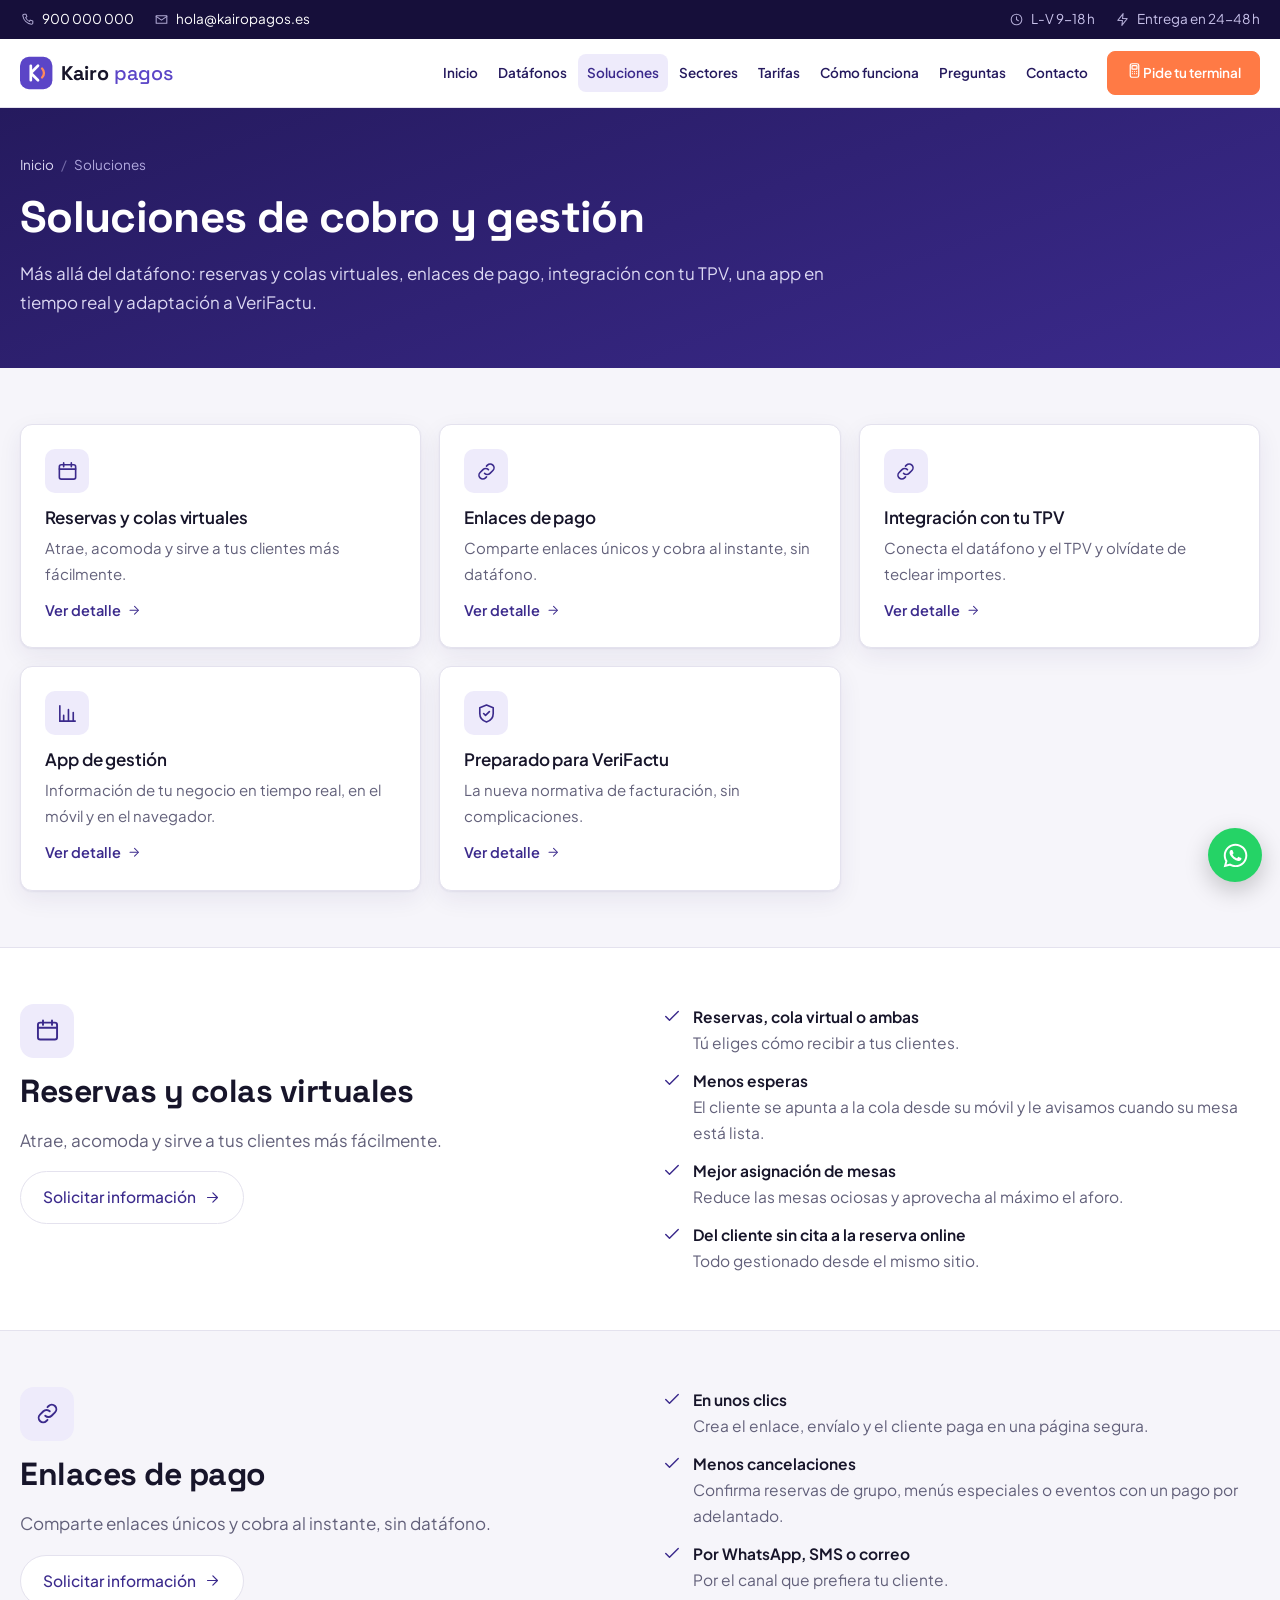
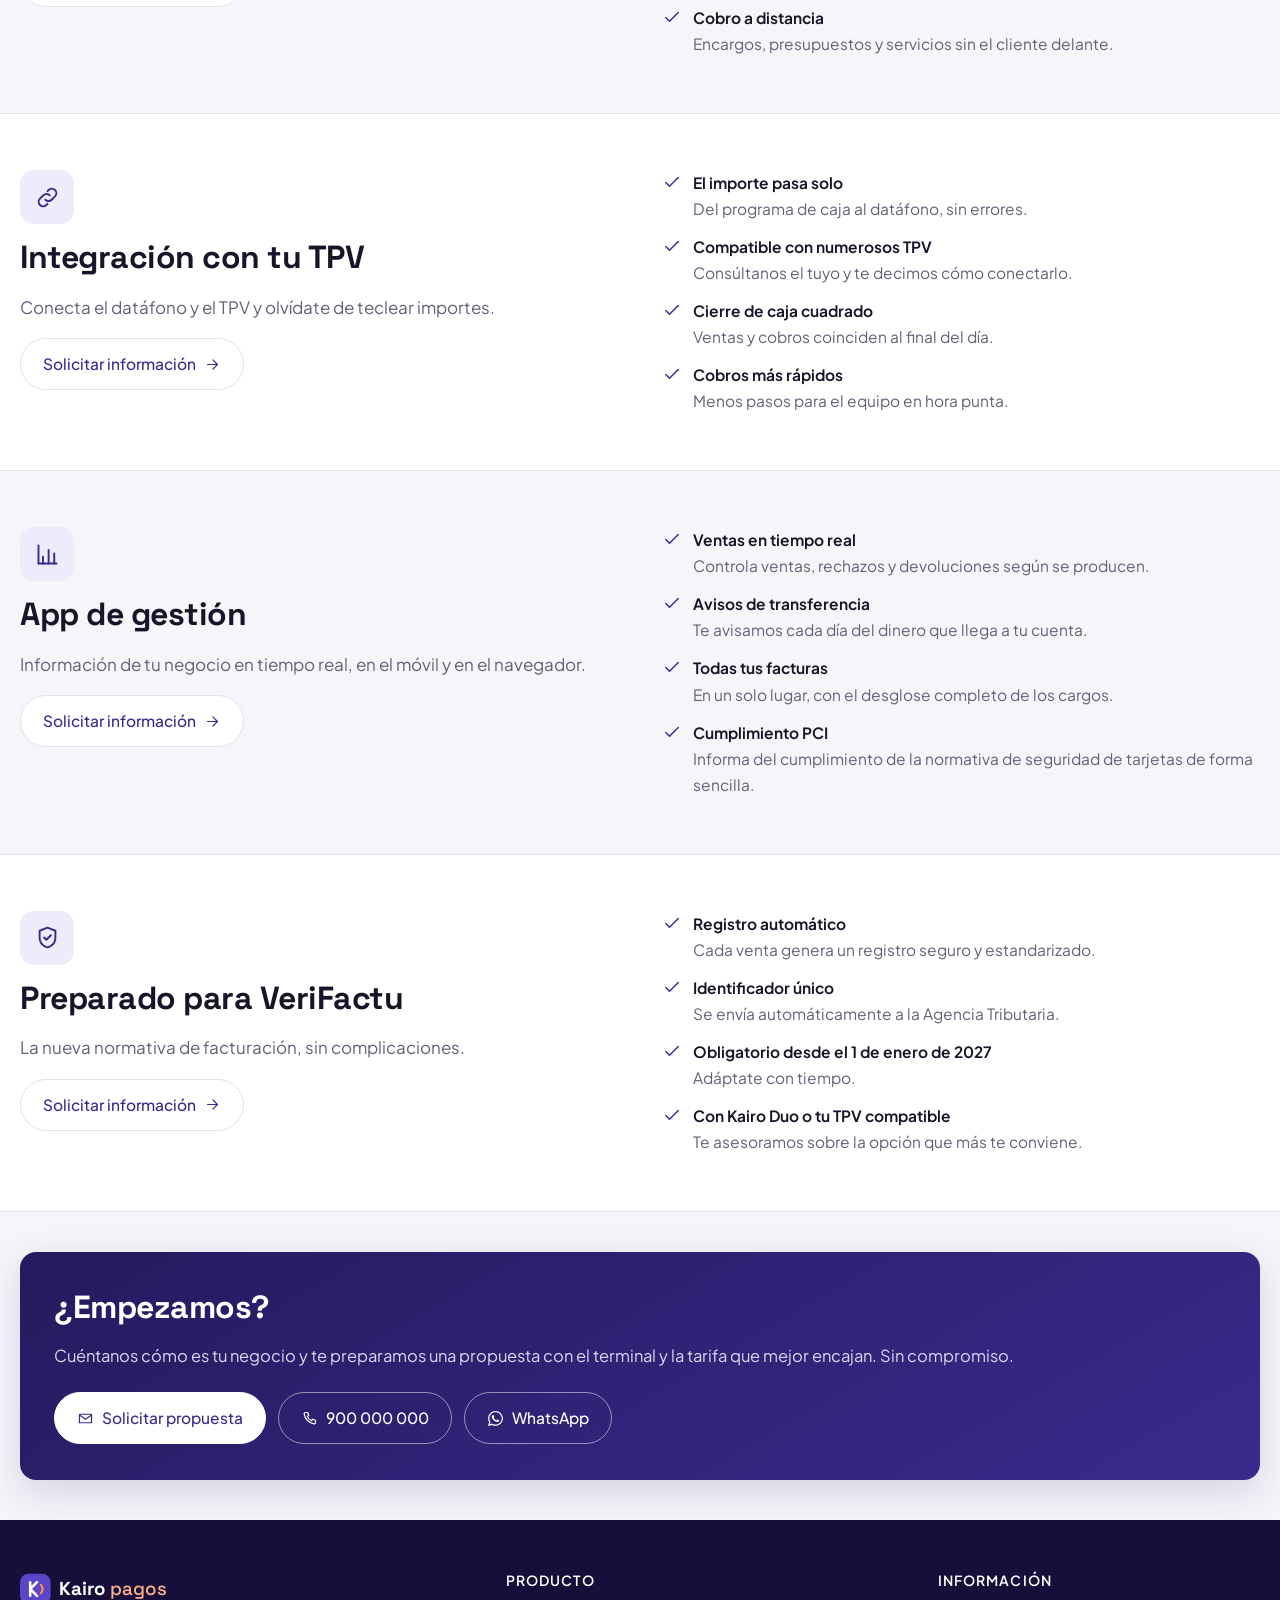
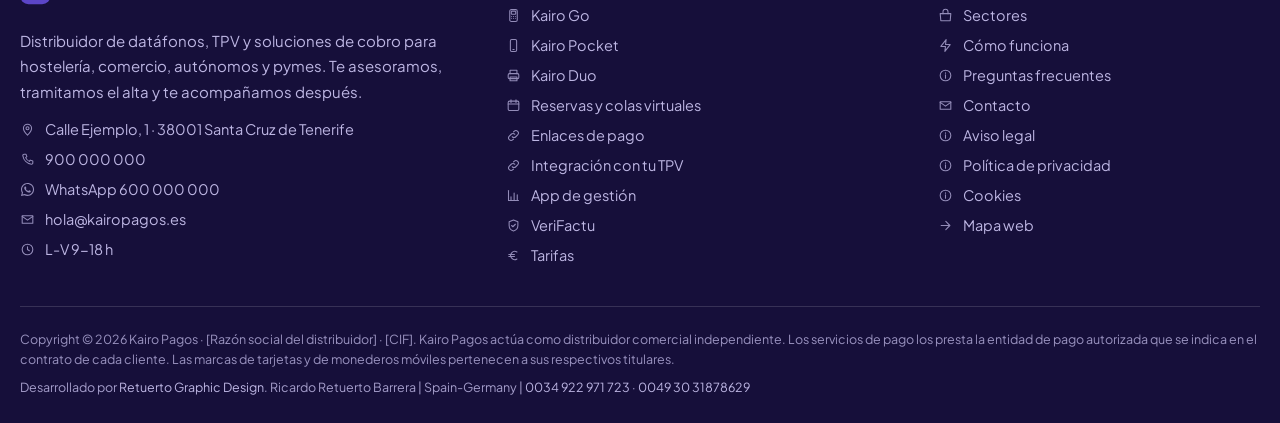
<file: soluciones.html>
<!DOCTYPE html>
<html lang="es">
<head>
<meta charset="utf-8">
<meta name="viewport" content="width=device-width, initial-scale=1">
<title>Soluciones | Kairo Pagos</title>
<meta name="description" content="Reservas y colas virtuales, enlaces de pago, integración con TPV, app de gestión en tiempo real y adaptación a VeriFactu.">
<meta property="og:title" content="Soluciones | Kairo Pagos">
<meta property="og:description" content="Reservas y colas virtuales, enlaces de pago, integración con TPV, app de gestión en tiempo real y adaptación a VeriFactu.">
<meta property="og:type" content="website">
<link rel="canonical" href="https://retuertographic.github.io/Djo/soluciones.html">
<link rel="preconnect" href="https://fonts.googleapis.com">
<link rel="preconnect" href="https://fonts.gstatic.com" crossorigin>
<link href="https://fonts.googleapis.com/css2?family=Plus+Jakarta+Sans:wght@400;500;600;700&family=Space+Grotesk:wght@500;600;700&family=Caveat:wght@600&display=swap" rel="stylesheet">
<link rel="stylesheet" href="assets/styles.css">
<link rel="icon" href="assets/favicon.svg" type="image/svg+xml">
<meta name="theme-color" content="#3B2A8C">
</head>
<body>
<div class="topbar"><div class="wrap">
  <div class="tb-items">
    <span><svg viewBox="0 0 24 24" fill="none" stroke="currentColor" stroke-width="1.7" stroke-linecap="round" stroke-linejoin="round" aria-hidden="true"><path d="M6.5 3.5h3l1.5 4-2 1.5a12 12 0 0 0 6 6l1.5-2 4 1.5v3a2 2 0 0 1-2.2 2A16.5 16.5 0 0 1 4.5 5.7 2 2 0 0 1 6.5 3.5Z"/></svg><a href="tel:+34900000000">900 000 000</a></span>
    <span><svg viewBox="0 0 24 24" fill="none" stroke="currentColor" stroke-width="1.7" stroke-linecap="round" stroke-linejoin="round" aria-hidden="true"><path d="M3.5 6h17v12h-17z"/><path d="m3.5 7 8.5 6 8.5-6"/></svg><a href="mailto:hola@kairopagos.es">hola@kairopagos.es</a></span>
  </div>
  <div class="tb-items">
    <span><svg viewBox="0 0 24 24" fill="none" stroke="currentColor" stroke-width="1.7" stroke-linecap="round" stroke-linejoin="round" aria-hidden="true"><circle cx="12" cy="12" r="8.5"/><path d="M12 7.5V12l3 2"/></svg>L-V 9-18 h</span>
    <span><svg viewBox="0 0 24 24" fill="none" stroke="currentColor" stroke-width="1.7" stroke-linecap="round" stroke-linejoin="round" aria-hidden="true"><path d="M13 2.5 4.5 13.5H12l-1 8 8.5-11H12z"/></svg>Entrega en 24-48 h</span>
  </div>
</div></div>

<header class="site-header"><div class="wrap">
  <a class="brand" href="index.html"><svg class="logo" viewBox="0 0 190 40" role="img" aria-label="Kairo Pagos"><rect x="0" y="2" width="36" height="36" rx="10" fill="#5B45C7"/><path d="M12 12v16M12 20l8-8M12 20l8 8" stroke="#fff" stroke-width="3" fill="none" stroke-linecap="round" stroke-linejoin="round"/><path d="M24.5 15a7 7 0 0 1 0 10" stroke="#FF8A5B" stroke-width="2.6" fill="none" stroke-linecap="round"/><text x="46" y="27.5" font-family="Space Grotesk, Arial, sans-serif" font-size="22" font-weight="700" fill="#17152A">Kairo<tspan fill="#5B45C7" font-weight="500"> pagos</tspan></text></svg></a>
  <button class="nav-toggle" id="navToggle" aria-expanded="false" aria-controls="mainNav" aria-label="Abrir menú"><svg viewBox="0 0 24 24" fill="none" stroke="currentColor" stroke-width="1.7" stroke-linecap="round" stroke-linejoin="round" aria-hidden="true"><path d="M4 7h16M4 12h16M4 17h16"/></svg></button>
  <nav class="main-nav" id="mainNav" aria-label="Navegación principal">
    <ul>
      <li><a href="index.html">Inicio</a></li><li><a href="terminales.html">Datáfonos</a></li><li><a href="soluciones.html" class="active">Soluciones</a></li><li><a href="sectores.html">Sectores</a></li><li><a href="tarifas.html">Tarifas</a></li><li><a href="como-funciona.html">Cómo funciona</a></li><li><a href="preguntas-frecuentes.html">Preguntas</a></li><li><a href="contacto.html">Contacto</a></li>
      <li class="nav-mas" hidden>
        <button type="button" aria-expanded="false" aria-haspopup="true">Más <svg viewBox="0 0 24 24" fill="none" stroke="currentColor" stroke-width="1.7" stroke-linecap="round" stroke-linejoin="round" aria-hidden="true"><path d="m6.5 9.5 5.5 5 5.5-5"/></svg></button>
        <ul class="nav-drop"></ul>
      </li>
      <li class="cta"><a class="btn btn-primary" href="contacto.html"><svg viewBox="0 0 24 24" fill="none" stroke="currentColor" stroke-width="1.7" stroke-linecap="round" stroke-linejoin="round" aria-hidden="true"><rect x="6" y="2.5" width="12" height="19" rx="2.5"/><rect x="8.5" y="5" width="7" height="5" rx="1"/><path d="M9 13.5h.01M12 13.5h.01M15 13.5h.01M9 16.5h.01M12 16.5h.01M15 16.5h.01"/></svg>Pide tu terminal</a></li>
    </ul>
  </nav>
</div></header>

<main>
<div class="page-head"><div class="wrap">
  <div class="crumbs"><a href="index.html">Inicio</a><span>/</span>Soluciones</div>
  <h1>Soluciones de cobro y gestión</h1>
  <p>Más allá del datáfono: reservas y colas virtuales, enlaces de pago, integración con tu TPV, una app en tiempo real y adaptación a VeriFactu.</p>
</div></div><section><div class="wrap"><div class="grid g3 g3-fijo"><a class="card prod" href="#reservas"><span class="ico"><svg viewBox="0 0 24 24" fill="none" stroke="currentColor" stroke-width="1.7" stroke-linecap="round" stroke-linejoin="round" aria-hidden="true"><rect x="3.5" y="5" width="17" height="15" rx="2"/><path d="M3.5 9.5h17M8 3v4M16 3v4"/></svg></span><h3>Reservas y colas virtuales</h3><p>Atrae, acomoda y sirve a tus clientes más fácilmente.</p><span class="more">Ver detalle <svg viewBox="0 0 24 24" fill="none" stroke="currentColor" stroke-width="1.7" stroke-linecap="round" stroke-linejoin="round" aria-hidden="true"><path d="M5 12h13"/><path d="m12.5 5.5 6.5 6.5-6.5 6.5"/></svg></span></a><a class="card prod" href="#enlaces"><span class="ico"><svg viewBox="0 0 24 24" fill="none" stroke="currentColor" stroke-width="1.7" stroke-linecap="round" stroke-linejoin="round" aria-hidden="true"><path d="M10 14a4 4 0 0 0 5.66 0l3-3a4 4 0 0 0-5.66-5.66l-1 1"/><path d="M14 10a4 4 0 0 0-5.66 0l-3 3a4 4 0 0 0 5.66 5.66l1-1"/></svg></span><h3>Enlaces de pago</h3><p>Comparte enlaces únicos y cobra al instante, sin datáfono.</p><span class="more">Ver detalle <svg viewBox="0 0 24 24" fill="none" stroke="currentColor" stroke-width="1.7" stroke-linecap="round" stroke-linejoin="round" aria-hidden="true"><path d="M5 12h13"/><path d="m12.5 5.5 6.5 6.5-6.5 6.5"/></svg></span></a><a class="card prod" href="#integracion"><span class="ico"><svg viewBox="0 0 24 24" fill="none" stroke="currentColor" stroke-width="1.7" stroke-linecap="round" stroke-linejoin="round" aria-hidden="true"><path d="M10 14a4 4 0 0 0 5.66 0l3-3a4 4 0 0 0-5.66-5.66l-1 1"/><path d="M14 10a4 4 0 0 0-5.66 0l-3 3a4 4 0 0 0 5.66 5.66l1-1"/></svg></span><h3>Integración con tu TPV</h3><p>Conecta el datáfono y el TPV y olvídate de teclear importes.</p><span class="more">Ver detalle <svg viewBox="0 0 24 24" fill="none" stroke="currentColor" stroke-width="1.7" stroke-linecap="round" stroke-linejoin="round" aria-hidden="true"><path d="M5 12h13"/><path d="m12.5 5.5 6.5 6.5-6.5 6.5"/></svg></span></a><a class="card prod" href="#app"><span class="ico"><svg viewBox="0 0 24 24" fill="none" stroke="currentColor" stroke-width="1.7" stroke-linecap="round" stroke-linejoin="round" aria-hidden="true"><path d="M4 20V4"/><path d="M4 20h16"/><path d="M8 20v-6M13 20V8M18 20v-9"/></svg></span><h3>App de gestión</h3><p>Información de tu negocio en tiempo real, en el móvil y en el navegador.</p><span class="more">Ver detalle <svg viewBox="0 0 24 24" fill="none" stroke="currentColor" stroke-width="1.7" stroke-linecap="round" stroke-linejoin="round" aria-hidden="true"><path d="M5 12h13"/><path d="m12.5 5.5 6.5 6.5-6.5 6.5"/></svg></span></a><a class="card prod" href="#verifactu"><span class="ico"><svg viewBox="0 0 24 24" fill="none" stroke="currentColor" stroke-width="1.7" stroke-linecap="round" stroke-linejoin="round" aria-hidden="true"><path d="M12 3.2 19 6v6c0 4.4-3 7.6-7 8.8-4-1.2-7-4.4-7-8.8V6Z"/><path d="m9 12 2 2 4-4"/></svg></span><h3>Preparado para VeriFactu</h3><p>La nueva normativa de facturación, sin complicaciones.</p><span class="more">Ver detalle <svg viewBox="0 0 24 24" fill="none" stroke="currentColor" stroke-width="1.7" stroke-linecap="round" stroke-linejoin="round" aria-hidden="true"><path d="M5 12h13"/><path d="m12.5 5.5 6.5 6.5-6.5 6.5"/></svg></span></a></div></div></section>
<section class="alt" id="reservas"><div class="wrap">
  <div class="grid g2" style="align-items:start;gap:44px">
    <div><span class="ico-grande"><svg viewBox="0 0 24 24" fill="none" stroke="currentColor" stroke-width="1.7" stroke-linecap="round" stroke-linejoin="round" aria-hidden="true"><rect x="3.5" y="5" width="17" height="15" rx="2"/><path d="M3.5 9.5h17M8 3v4M16 3v4"/></svg></span><h2>Reservas y colas virtuales</h2><p class="entradilla">Atrae, acomoda y sirve a tus clientes más fácilmente.</p>
    <a class="btn btn-ghost" href="contacto.html">Solicitar información <svg viewBox="0 0 24 24" fill="none" stroke="currentColor" stroke-width="1.7" stroke-linecap="round" stroke-linejoin="round" aria-hidden="true"><path d="M5 12h13"/><path d="m12.5 5.5 6.5 6.5-6.5 6.5"/></svg></a></div>
    <ul class="checks"><li><svg viewBox="0 0 24 24" fill="none" stroke="currentColor" stroke-width="1.7" stroke-linecap="round" stroke-linejoin="round" aria-hidden="true"><path d="m4.5 12.5 4.5 4.5 10.5-10.5"/></svg><span><b>Reservas, cola virtual o ambas</b>Tú eliges cómo recibir a tus clientes.</span></li><li><svg viewBox="0 0 24 24" fill="none" stroke="currentColor" stroke-width="1.7" stroke-linecap="round" stroke-linejoin="round" aria-hidden="true"><path d="m4.5 12.5 4.5 4.5 10.5-10.5"/></svg><span><b>Menos esperas</b>El cliente se apunta a la cola desde su móvil y le avisamos cuando su mesa está lista.</span></li><li><svg viewBox="0 0 24 24" fill="none" stroke="currentColor" stroke-width="1.7" stroke-linecap="round" stroke-linejoin="round" aria-hidden="true"><path d="m4.5 12.5 4.5 4.5 10.5-10.5"/></svg><span><b>Mejor asignación de mesas</b>Reduce las mesas ociosas y aprovecha al máximo el aforo.</span></li><li><svg viewBox="0 0 24 24" fill="none" stroke="currentColor" stroke-width="1.7" stroke-linecap="round" stroke-linejoin="round" aria-hidden="true"><path d="m4.5 12.5 4.5 4.5 10.5-10.5"/></svg><span><b>Del cliente sin cita a la reserva online</b>Todo gestionado desde el mismo sitio.</span></li></ul>
  </div>
</div></section>
<section class="" id="enlaces"><div class="wrap">
  <div class="grid g2" style="align-items:start;gap:44px">
    <div><span class="ico-grande"><svg viewBox="0 0 24 24" fill="none" stroke="currentColor" stroke-width="1.7" stroke-linecap="round" stroke-linejoin="round" aria-hidden="true"><path d="M10 14a4 4 0 0 0 5.66 0l3-3a4 4 0 0 0-5.66-5.66l-1 1"/><path d="M14 10a4 4 0 0 0-5.66 0l-3 3a4 4 0 0 0 5.66 5.66l1-1"/></svg></span><h2>Enlaces de pago</h2><p class="entradilla">Comparte enlaces únicos y cobra al instante, sin datáfono.</p>
    <a class="btn btn-ghost" href="contacto.html">Solicitar información <svg viewBox="0 0 24 24" fill="none" stroke="currentColor" stroke-width="1.7" stroke-linecap="round" stroke-linejoin="round" aria-hidden="true"><path d="M5 12h13"/><path d="m12.5 5.5 6.5 6.5-6.5 6.5"/></svg></a></div>
    <ul class="checks"><li><svg viewBox="0 0 24 24" fill="none" stroke="currentColor" stroke-width="1.7" stroke-linecap="round" stroke-linejoin="round" aria-hidden="true"><path d="m4.5 12.5 4.5 4.5 10.5-10.5"/></svg><span><b>En unos clics</b>Crea el enlace, envíalo y el cliente paga en una página segura.</span></li><li><svg viewBox="0 0 24 24" fill="none" stroke="currentColor" stroke-width="1.7" stroke-linecap="round" stroke-linejoin="round" aria-hidden="true"><path d="m4.5 12.5 4.5 4.5 10.5-10.5"/></svg><span><b>Menos cancelaciones</b>Confirma reservas de grupo, menús especiales o eventos con un pago por adelantado.</span></li><li><svg viewBox="0 0 24 24" fill="none" stroke="currentColor" stroke-width="1.7" stroke-linecap="round" stroke-linejoin="round" aria-hidden="true"><path d="m4.5 12.5 4.5 4.5 10.5-10.5"/></svg><span><b>Por WhatsApp, SMS o correo</b>Por el canal que prefiera tu cliente.</span></li><li><svg viewBox="0 0 24 24" fill="none" stroke="currentColor" stroke-width="1.7" stroke-linecap="round" stroke-linejoin="round" aria-hidden="true"><path d="m4.5 12.5 4.5 4.5 10.5-10.5"/></svg><span><b>Cobro a distancia</b>Encargos, presupuestos y servicios sin el cliente delante.</span></li></ul>
  </div>
</div></section>
<section class="alt" id="integracion"><div class="wrap">
  <div class="grid g2" style="align-items:start;gap:44px">
    <div><span class="ico-grande"><svg viewBox="0 0 24 24" fill="none" stroke="currentColor" stroke-width="1.7" stroke-linecap="round" stroke-linejoin="round" aria-hidden="true"><path d="M10 14a4 4 0 0 0 5.66 0l3-3a4 4 0 0 0-5.66-5.66l-1 1"/><path d="M14 10a4 4 0 0 0-5.66 0l-3 3a4 4 0 0 0 5.66 5.66l1-1"/></svg></span><h2>Integración con tu TPV</h2><p class="entradilla">Conecta el datáfono y el TPV y olvídate de teclear importes.</p>
    <a class="btn btn-ghost" href="contacto.html">Solicitar información <svg viewBox="0 0 24 24" fill="none" stroke="currentColor" stroke-width="1.7" stroke-linecap="round" stroke-linejoin="round" aria-hidden="true"><path d="M5 12h13"/><path d="m12.5 5.5 6.5 6.5-6.5 6.5"/></svg></a></div>
    <ul class="checks"><li><svg viewBox="0 0 24 24" fill="none" stroke="currentColor" stroke-width="1.7" stroke-linecap="round" stroke-linejoin="round" aria-hidden="true"><path d="m4.5 12.5 4.5 4.5 10.5-10.5"/></svg><span><b>El importe pasa solo</b>Del programa de caja al datáfono, sin errores.</span></li><li><svg viewBox="0 0 24 24" fill="none" stroke="currentColor" stroke-width="1.7" stroke-linecap="round" stroke-linejoin="round" aria-hidden="true"><path d="m4.5 12.5 4.5 4.5 10.5-10.5"/></svg><span><b>Compatible con numerosos TPV</b>Consúltanos el tuyo y te decimos cómo conectarlo.</span></li><li><svg viewBox="0 0 24 24" fill="none" stroke="currentColor" stroke-width="1.7" stroke-linecap="round" stroke-linejoin="round" aria-hidden="true"><path d="m4.5 12.5 4.5 4.5 10.5-10.5"/></svg><span><b>Cierre de caja cuadrado</b>Ventas y cobros coinciden al final del día.</span></li><li><svg viewBox="0 0 24 24" fill="none" stroke="currentColor" stroke-width="1.7" stroke-linecap="round" stroke-linejoin="round" aria-hidden="true"><path d="m4.5 12.5 4.5 4.5 10.5-10.5"/></svg><span><b>Cobros más rápidos</b>Menos pasos para el equipo en hora punta.</span></li></ul>
  </div>
</div></section>
<section class="" id="app"><div class="wrap">
  <div class="grid g2" style="align-items:start;gap:44px">
    <div><span class="ico-grande"><svg viewBox="0 0 24 24" fill="none" stroke="currentColor" stroke-width="1.7" stroke-linecap="round" stroke-linejoin="round" aria-hidden="true"><path d="M4 20V4"/><path d="M4 20h16"/><path d="M8 20v-6M13 20V8M18 20v-9"/></svg></span><h2>App de gestión</h2><p class="entradilla">Información de tu negocio en tiempo real, en el móvil y en el navegador.</p>
    <a class="btn btn-ghost" href="contacto.html">Solicitar información <svg viewBox="0 0 24 24" fill="none" stroke="currentColor" stroke-width="1.7" stroke-linecap="round" stroke-linejoin="round" aria-hidden="true"><path d="M5 12h13"/><path d="m12.5 5.5 6.5 6.5-6.5 6.5"/></svg></a></div>
    <ul class="checks"><li><svg viewBox="0 0 24 24" fill="none" stroke="currentColor" stroke-width="1.7" stroke-linecap="round" stroke-linejoin="round" aria-hidden="true"><path d="m4.5 12.5 4.5 4.5 10.5-10.5"/></svg><span><b>Ventas en tiempo real</b>Controla ventas, rechazos y devoluciones según se producen.</span></li><li><svg viewBox="0 0 24 24" fill="none" stroke="currentColor" stroke-width="1.7" stroke-linecap="round" stroke-linejoin="round" aria-hidden="true"><path d="m4.5 12.5 4.5 4.5 10.5-10.5"/></svg><span><b>Avisos de transferencia</b>Te avisamos cada día del dinero que llega a tu cuenta.</span></li><li><svg viewBox="0 0 24 24" fill="none" stroke="currentColor" stroke-width="1.7" stroke-linecap="round" stroke-linejoin="round" aria-hidden="true"><path d="m4.5 12.5 4.5 4.5 10.5-10.5"/></svg><span><b>Todas tus facturas</b>En un solo lugar, con el desglose completo de los cargos.</span></li><li><svg viewBox="0 0 24 24" fill="none" stroke="currentColor" stroke-width="1.7" stroke-linecap="round" stroke-linejoin="round" aria-hidden="true"><path d="m4.5 12.5 4.5 4.5 10.5-10.5"/></svg><span><b>Cumplimiento PCI</b>Informa del cumplimiento de la normativa de seguridad de tarjetas de forma sencilla.</span></li></ul>
  </div>
</div></section>
<section class="alt" id="verifactu"><div class="wrap">
  <div class="grid g2" style="align-items:start;gap:44px">
    <div><span class="ico-grande"><svg viewBox="0 0 24 24" fill="none" stroke="currentColor" stroke-width="1.7" stroke-linecap="round" stroke-linejoin="round" aria-hidden="true"><path d="M12 3.2 19 6v6c0 4.4-3 7.6-7 8.8-4-1.2-7-4.4-7-8.8V6Z"/><path d="m9 12 2 2 4-4"/></svg></span><h2>Preparado para VeriFactu</h2><p class="entradilla">La nueva normativa de facturación, sin complicaciones.</p>
    <a class="btn btn-ghost" href="contacto.html">Solicitar información <svg viewBox="0 0 24 24" fill="none" stroke="currentColor" stroke-width="1.7" stroke-linecap="round" stroke-linejoin="round" aria-hidden="true"><path d="M5 12h13"/><path d="m12.5 5.5 6.5 6.5-6.5 6.5"/></svg></a></div>
    <ul class="checks"><li><svg viewBox="0 0 24 24" fill="none" stroke="currentColor" stroke-width="1.7" stroke-linecap="round" stroke-linejoin="round" aria-hidden="true"><path d="m4.5 12.5 4.5 4.5 10.5-10.5"/></svg><span><b>Registro automático</b>Cada venta genera un registro seguro y estandarizado.</span></li><li><svg viewBox="0 0 24 24" fill="none" stroke="currentColor" stroke-width="1.7" stroke-linecap="round" stroke-linejoin="round" aria-hidden="true"><path d="m4.5 12.5 4.5 4.5 10.5-10.5"/></svg><span><b>Identificador único</b>Se envía automáticamente a la Agencia Tributaria.</span></li><li><svg viewBox="0 0 24 24" fill="none" stroke="currentColor" stroke-width="1.7" stroke-linecap="round" stroke-linejoin="round" aria-hidden="true"><path d="m4.5 12.5 4.5 4.5 10.5-10.5"/></svg><span><b>Obligatorio desde el 1 de enero de 2027</b>Adáptate con tiempo.</span></li><li><svg viewBox="0 0 24 24" fill="none" stroke="currentColor" stroke-width="1.7" stroke-linecap="round" stroke-linejoin="round" aria-hidden="true"><path d="m4.5 12.5 4.5 4.5 10.5-10.5"/></svg><span><b>Con Kairo Duo o tu TPV compatible</b>Te asesoramos sobre la opción que más te conviene.</span></li></ul>
  </div>
</div></section><section class="tight"><div class="wrap"><div class="panel">
  <h2>¿Empezamos?</h2>
  <p>Cuéntanos cómo es tu negocio y te preparamos una propuesta con el terminal y la tarifa que mejor encajan. Sin compromiso.</p>
  <div class="actions">
    <a class="btn btn-primary" href="contacto.html"><svg viewBox="0 0 24 24" fill="none" stroke="currentColor" stroke-width="1.7" stroke-linecap="round" stroke-linejoin="round" aria-hidden="true"><path d="M3.5 6h17v12h-17z"/><path d="m3.5 7 8.5 6 8.5-6"/></svg>Solicitar propuesta</a>
    <a class="btn btn-line" href="tel:+34900000000"><svg viewBox="0 0 24 24" fill="none" stroke="currentColor" stroke-width="1.7" stroke-linecap="round" stroke-linejoin="round" aria-hidden="true"><path d="M6.5 3.5h3l1.5 4-2 1.5a12 12 0 0 0 6 6l1.5-2 4 1.5v3a2 2 0 0 1-2.2 2A16.5 16.5 0 0 1 4.5 5.7 2 2 0 0 1 6.5 3.5Z"/></svg>900 000 000</a>
    <a class="btn btn-line" href="https://wa.me/34600000000" target="_blank" rel="noopener"><svg viewBox="0 0 448 512" fill="currentColor" aria-hidden="true"><path d="M380.9 97.1C339 55.1 283.2 32 223.9 32c-122.4 0-222 99.6-222 222 0 39.1 10.2 77.3 29.6 110.9L0 480l117.7-30.9c32.4 17.7 68.9 27 106.1 27h.1c122.3 0 224.1-99.6 224.1-222 0-59.3-25.2-115-67.1-157zm-157 341.6c-33.2 0-65.7-8.9-94-25.7l-6.7-4-69.8 18.3L72 359.2l-4.4-7c-18.5-29.4-28.2-63.3-28.2-98.2 0-101.7 82.8-184.5 184.6-184.5 49.3 0 95.6 19.2 130.4 54.1 34.8 34.9 56.2 81.2 56.1 130.5 0 101.8-84.9 184.6-186.6 184.6zm101.2-138.2c-5.5-2.8-32.8-16.2-37.9-18-5.1-1.9-8.8-2.8-12.5 2.8-3.7 5.6-14.3 18-17.6 21.8-3.2 3.7-6.5 4.2-12 1.4-32.6-16.3-54-29.1-75.5-66-5.7-9.8 5.7-9.1 16.3-30.3 1.8-3.7.9-6.9-.5-9.7-1.4-2.8-12.5-30.1-17.1-41.2-4.5-10.8-9.1-9.3-12.5-9.5-3.2-.2-6.9-.2-10.6-.2-3.7 0-9.7 1.4-14.8 6.9-5.1 5.6-19.4 19-19.4 46.3 0 27.3 19.9 53.7 22.6 57.4 2.8 3.7 39.1 59.7 94.8 83.8 35.2 15.2 49 16.5 66.6 13.9 10.7-1.6 32.8-13.4 37.4-26.4 4.6-13 4.6-24.1 3.2-26.4-1.3-2.5-5-3.9-10.5-6.6z"/></svg>WhatsApp</a>
  </div>
</div></div></section>
</main>
<footer class="site"><div class="wrap">
  <div class="foot-grid">
    <div>
      <a class="foot-brand" href="index.html"><svg class="logo" viewBox="0 0 190 40" role="img" aria-label="Kairo Pagos"><rect x="0" y="2" width="36" height="36" rx="10" fill="#5B45C7"/><path d="M12 12v16M12 20l8-8M12 20l8 8" stroke="#fff" stroke-width="3" fill="none" stroke-linecap="round" stroke-linejoin="round"/><path d="M24.5 15a7 7 0 0 1 0 10" stroke="#FF8A5B" stroke-width="2.6" fill="none" stroke-linecap="round"/><text x="46" y="27.5" font-family="Space Grotesk, Arial, sans-serif" font-size="22" font-weight="700" fill="#FFFFFF">Kairo<tspan fill="#FFB38A" font-weight="500"> pagos</tspan></text></svg></a>
      <p>Distribuidor de datáfonos, TPV y soluciones de cobro para hostelería, comercio, autónomos y pymes. Te asesoramos, tramitamos el alta y te acompañamos después.</p>
      <ul class="foot-links">
        <li><a href="contacto.html"><svg viewBox="0 0 24 24" fill="none" stroke="currentColor" stroke-width="1.7" stroke-linecap="round" stroke-linejoin="round" aria-hidden="true"><path d="M12 21s6.5-6 6.5-11a6.5 6.5 0 1 0-13 0C5.5 15 12 21 12 21Z"/><circle cx="12" cy="10" r="2.4"/></svg><span>Calle Ejemplo, 1 · 38001 Santa Cruz de Tenerife</span></a></li>
        <li><a href="tel:+34900000000"><svg viewBox="0 0 24 24" fill="none" stroke="currentColor" stroke-width="1.7" stroke-linecap="round" stroke-linejoin="round" aria-hidden="true"><path d="M6.5 3.5h3l1.5 4-2 1.5a12 12 0 0 0 6 6l1.5-2 4 1.5v3a2 2 0 0 1-2.2 2A16.5 16.5 0 0 1 4.5 5.7 2 2 0 0 1 6.5 3.5Z"/></svg><span>900 000 000</span></a></li>
        <li><a href="https://wa.me/34600000000" target="_blank" rel="noopener"><svg viewBox="0 0 448 512" fill="currentColor" aria-hidden="true"><path d="M380.9 97.1C339 55.1 283.2 32 223.9 32c-122.4 0-222 99.6-222 222 0 39.1 10.2 77.3 29.6 110.9L0 480l117.7-30.9c32.4 17.7 68.9 27 106.1 27h.1c122.3 0 224.1-99.6 224.1-222 0-59.3-25.2-115-67.1-157zm-157 341.6c-33.2 0-65.7-8.9-94-25.7l-6.7-4-69.8 18.3L72 359.2l-4.4-7c-18.5-29.4-28.2-63.3-28.2-98.2 0-101.7 82.8-184.5 184.6-184.5 49.3 0 95.6 19.2 130.4 54.1 34.8 34.9 56.2 81.2 56.1 130.5 0 101.8-84.9 184.6-186.6 184.6zm101.2-138.2c-5.5-2.8-32.8-16.2-37.9-18-5.1-1.9-8.8-2.8-12.5 2.8-3.7 5.6-14.3 18-17.6 21.8-3.2 3.7-6.5 4.2-12 1.4-32.6-16.3-54-29.1-75.5-66-5.7-9.8 5.7-9.1 16.3-30.3 1.8-3.7.9-6.9-.5-9.7-1.4-2.8-12.5-30.1-17.1-41.2-4.5-10.8-9.1-9.3-12.5-9.5-3.2-.2-6.9-.2-10.6-.2-3.7 0-9.7 1.4-14.8 6.9-5.1 5.6-19.4 19-19.4 46.3 0 27.3 19.9 53.7 22.6 57.4 2.8 3.7 39.1 59.7 94.8 83.8 35.2 15.2 49 16.5 66.6 13.9 10.7-1.6 32.8-13.4 37.4-26.4 4.6-13 4.6-24.1 3.2-26.4-1.3-2.5-5-3.9-10.5-6.6z"/></svg><span>WhatsApp 600 000 000</span></a></li>
        <li><a href="mailto:hola@kairopagos.es"><svg viewBox="0 0 24 24" fill="none" stroke="currentColor" stroke-width="1.7" stroke-linecap="round" stroke-linejoin="round" aria-hidden="true"><path d="M3.5 6h17v12h-17z"/><path d="m3.5 7 8.5 6 8.5-6"/></svg><span>hola@kairopagos.es</span></a></li>
        <li><a href="contacto.html"><svg viewBox="0 0 24 24" fill="none" stroke="currentColor" stroke-width="1.7" stroke-linecap="round" stroke-linejoin="round" aria-hidden="true"><circle cx="12" cy="12" r="8.5"/><path d="M12 7.5V12l3 2"/></svg><span>L-V 9-18 h</span></a></li>
      </ul>
    </div>
    <div><h4>Producto</h4><ul class="foot-links"><li><a href="terminales.html#go"><svg viewBox="0 0 24 24" fill="none" stroke="currentColor" stroke-width="1.7" stroke-linecap="round" stroke-linejoin="round" aria-hidden="true"><rect x="6" y="2.5" width="12" height="19" rx="2.5"/><rect x="8.5" y="5" width="7" height="5" rx="1"/><path d="M9 13.5h.01M12 13.5h.01M15 13.5h.01M9 16.5h.01M12 16.5h.01M15 16.5h.01"/></svg><span>Kairo Go</span></a></li><li><a href="terminales.html#pocket"><svg viewBox="0 0 24 24" fill="none" stroke="currentColor" stroke-width="1.7" stroke-linecap="round" stroke-linejoin="round" aria-hidden="true"><rect x="7" y="2.5" width="10" height="19" rx="2.2"/><path d="M11 18.5h2"/></svg><span>Kairo Pocket</span></a></li><li><a href="terminales.html#duo"><svg viewBox="0 0 24 24" fill="none" stroke="currentColor" stroke-width="1.7" stroke-linecap="round" stroke-linejoin="round" aria-hidden="true"><path d="M6.5 9V3.5h11V9"/><rect x="3.5" y="9" width="17" height="8" rx="2"/><path d="M6.5 14.5h11v6h-11z"/></svg><span>Kairo Duo</span></a></li><li><a href="soluciones.html#reservas"><svg viewBox="0 0 24 24" fill="none" stroke="currentColor" stroke-width="1.7" stroke-linecap="round" stroke-linejoin="round" aria-hidden="true"><rect x="3.5" y="5" width="17" height="15" rx="2"/><path d="M3.5 9.5h17M8 3v4M16 3v4"/></svg><span>Reservas y colas virtuales</span></a></li><li><a href="soluciones.html#enlaces"><svg viewBox="0 0 24 24" fill="none" stroke="currentColor" stroke-width="1.7" stroke-linecap="round" stroke-linejoin="round" aria-hidden="true"><path d="M10 14a4 4 0 0 0 5.66 0l3-3a4 4 0 0 0-5.66-5.66l-1 1"/><path d="M14 10a4 4 0 0 0-5.66 0l-3 3a4 4 0 0 0 5.66 5.66l1-1"/></svg><span>Enlaces de pago</span></a></li><li><a href="soluciones.html#integracion"><svg viewBox="0 0 24 24" fill="none" stroke="currentColor" stroke-width="1.7" stroke-linecap="round" stroke-linejoin="round" aria-hidden="true"><path d="M10 14a4 4 0 0 0 5.66 0l3-3a4 4 0 0 0-5.66-5.66l-1 1"/><path d="M14 10a4 4 0 0 0-5.66 0l-3 3a4 4 0 0 0 5.66 5.66l1-1"/></svg><span>Integración con tu TPV</span></a></li><li><a href="soluciones.html#app"><svg viewBox="0 0 24 24" fill="none" stroke="currentColor" stroke-width="1.7" stroke-linecap="round" stroke-linejoin="round" aria-hidden="true"><path d="M4 20V4"/><path d="M4 20h16"/><path d="M8 20v-6M13 20V8M18 20v-9"/></svg><span>App de gestión</span></a></li><li><a href="soluciones.html#verifactu"><svg viewBox="0 0 24 24" fill="none" stroke="currentColor" stroke-width="1.7" stroke-linecap="round" stroke-linejoin="round" aria-hidden="true"><path d="M12 3.2 19 6v6c0 4.4-3 7.6-7 8.8-4-1.2-7-4.4-7-8.8V6Z"/><path d="m9 12 2 2 4-4"/></svg><span>VeriFactu</span></a></li><li><a href="tarifas.html"><svg viewBox="0 0 24 24" fill="none" stroke="currentColor" stroke-width="1.7" stroke-linecap="round" stroke-linejoin="round" aria-hidden="true"><path d="M17.5 6.5a6.5 6.5 0 1 0 0 11"/><path d="M4.5 10.5h9M4.5 13.5h9"/></svg><span>Tarifas</span></a></li></ul></div>
    <div><h4>Información</h4><ul class="foot-links"><li><a href="sectores.html"><svg viewBox="0 0 24 24" fill="none" stroke="currentColor" stroke-width="1.7" stroke-linecap="round" stroke-linejoin="round" aria-hidden="true"><path d="M3.5 9h17l-1 11.5h-15z"/><path d="M8 9V6a4 4 0 0 1 8 0v3"/></svg><span>Sectores</span></a></li><li><a href="como-funciona.html"><svg viewBox="0 0 24 24" fill="none" stroke="currentColor" stroke-width="1.7" stroke-linecap="round" stroke-linejoin="round" aria-hidden="true"><path d="M13 2.5 4.5 13.5H12l-1 8 8.5-11H12z"/></svg><span>Cómo funciona</span></a></li><li><a href="preguntas-frecuentes.html"><svg viewBox="0 0 24 24" fill="none" stroke="currentColor" stroke-width="1.7" stroke-linecap="round" stroke-linejoin="round" aria-hidden="true"><circle cx="12" cy="12" r="8.5"/><path d="M12 11v5.5M12 7.8v.6"/></svg><span>Preguntas frecuentes</span></a></li><li><a href="contacto.html"><svg viewBox="0 0 24 24" fill="none" stroke="currentColor" stroke-width="1.7" stroke-linecap="round" stroke-linejoin="round" aria-hidden="true"><path d="M3.5 6h17v12h-17z"/><path d="m3.5 7 8.5 6 8.5-6"/></svg><span>Contacto</span></a></li><li><a href="aviso-legal.html"><svg viewBox="0 0 24 24" fill="none" stroke="currentColor" stroke-width="1.7" stroke-linecap="round" stroke-linejoin="round" aria-hidden="true"><circle cx="12" cy="12" r="8.5"/><path d="M12 11v5.5M12 7.8v.6"/></svg><span>Aviso legal</span></a></li><li><a href="politica-de-privacidad.html"><svg viewBox="0 0 24 24" fill="none" stroke="currentColor" stroke-width="1.7" stroke-linecap="round" stroke-linejoin="round" aria-hidden="true"><circle cx="12" cy="12" r="8.5"/><path d="M12 11v5.5M12 7.8v.6"/></svg><span>Política de privacidad</span></a></li><li><a href="cookies.html"><svg viewBox="0 0 24 24" fill="none" stroke="currentColor" stroke-width="1.7" stroke-linecap="round" stroke-linejoin="round" aria-hidden="true"><circle cx="12" cy="12" r="8.5"/><path d="M12 11v5.5M12 7.8v.6"/></svg><span>Cookies</span></a></li><li><a href="mapa-web.html"><svg viewBox="0 0 24 24" fill="none" stroke="currentColor" stroke-width="1.7" stroke-linecap="round" stroke-linejoin="round" aria-hidden="true"><path d="M5 12h13"/><path d="m12.5 5.5 6.5 6.5-6.5 6.5"/></svg><span>Mapa web</span></a></li></ul></div>
  </div>
  <div class="foot-bottom">
    <p class="foot-legal-text">Copyright © 2026 Kairo Pagos · [Razón social del distribuidor] · [CIF]. Kairo Pagos actúa como distribuidor comercial independiente. Los servicios de pago los presta la entidad de pago autorizada que se indica en el contrato de cada cliente. Las marcas de tarjetas y de monederos móviles pertenecen a sus respectivos titulares.</p>
    <p class="foot-credit">Desarrollado por <a href="https://retuertographicdesign.com/" target="_blank" rel="noopener">Retuerto Graphic Design</a>. Ricardo Retuerto Barrera | Spain-Germany | <a href="tel:0034922971723">0034 922 971 723</a> · <a href="tel:00493031878629">0049 30 31878629</a></p>
  </div>
</div></footer>
<button class="arriba" type="button" id="irArriba" hidden aria-label="Volver arriba" title="Volver arriba"><svg viewBox="0 0 24 24" fill="none" stroke="currentColor" stroke-width="1.7" stroke-linecap="round" stroke-linejoin="round" aria-hidden="true"><path d="M12 19V6"/><path d="m5.5 12.5 6.5-6.5 6.5 6.5"/></svg></button>
<a class="wa" href="https://wa.me/34600000000" target="_blank" rel="noopener" aria-label="Escríbenos por WhatsApp"><svg viewBox="0 0 448 512" fill="currentColor" aria-hidden="true"><path d="M380.9 97.1C339 55.1 283.2 32 223.9 32c-122.4 0-222 99.6-222 222 0 39.1 10.2 77.3 29.6 110.9L0 480l117.7-30.9c32.4 17.7 68.9 27 106.1 27h.1c122.3 0 224.1-99.6 224.1-222 0-59.3-25.2-115-67.1-157zm-157 341.6c-33.2 0-65.7-8.9-94-25.7l-6.7-4-69.8 18.3L72 359.2l-4.4-7c-18.5-29.4-28.2-63.3-28.2-98.2 0-101.7 82.8-184.5 184.6-184.5 49.3 0 95.6 19.2 130.4 54.1 34.8 34.9 56.2 81.2 56.1 130.5 0 101.8-84.9 184.6-186.6 184.6zm101.2-138.2c-5.5-2.8-32.8-16.2-37.9-18-5.1-1.9-8.8-2.8-12.5 2.8-3.7 5.6-14.3 18-17.6 21.8-3.2 3.7-6.5 4.2-12 1.4-32.6-16.3-54-29.1-75.5-66-5.7-9.8 5.7-9.1 16.3-30.3 1.8-3.7.9-6.9-.5-9.7-1.4-2.8-12.5-30.1-17.1-41.2-4.5-10.8-9.1-9.3-12.5-9.5-3.2-.2-6.9-.2-10.6-.2-3.7 0-9.7 1.4-14.8 6.9-5.1 5.6-19.4 19-19.4 46.3 0 27.3 19.9 53.7 22.6 57.4 2.8 3.7 39.1 59.7 94.8 83.8 35.2 15.2 49 16.5 66.6 13.9 10.7-1.6 32.8-13.4 37.4-26.4 4.6-13 4.6-24.1 3.2-26.4-1.3-2.5-5-3.9-10.5-6.6z"/></svg></a>

<script src="assets/site.js"></script>
</body>
</html>
</file>
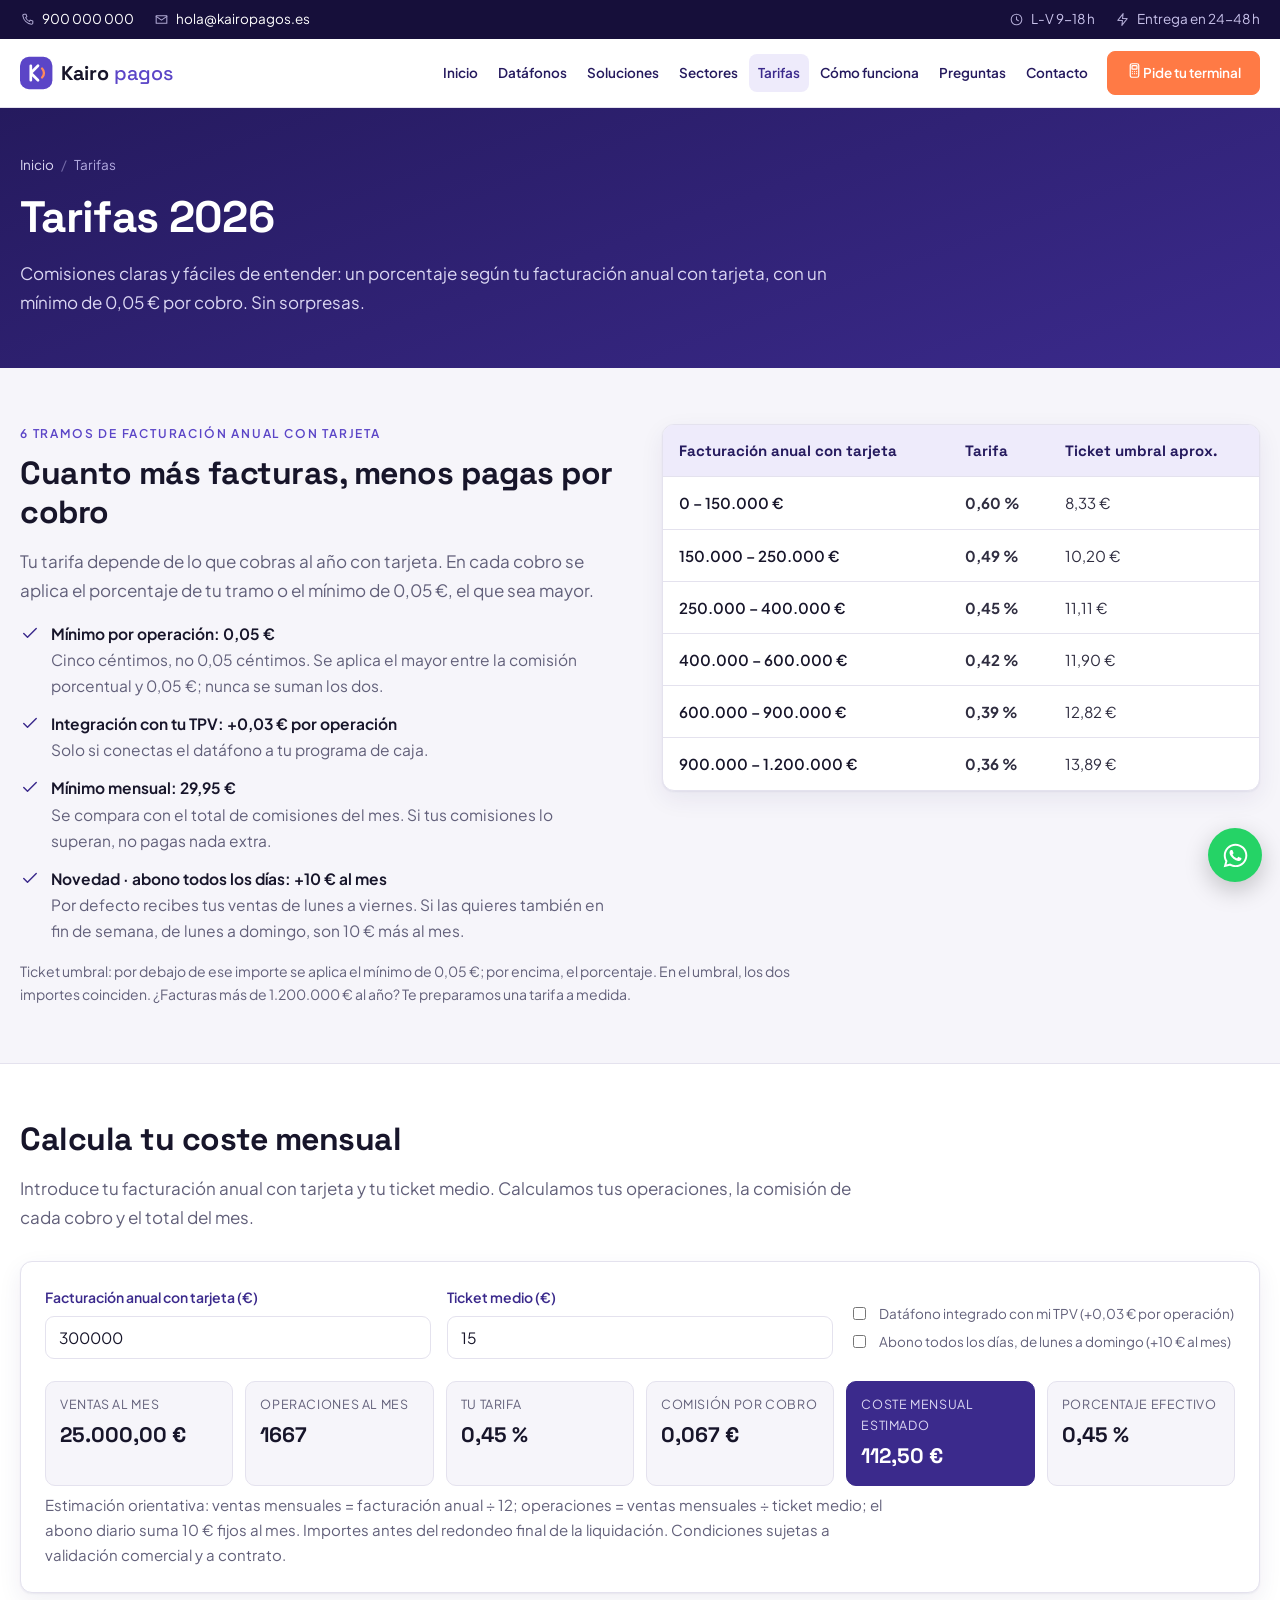
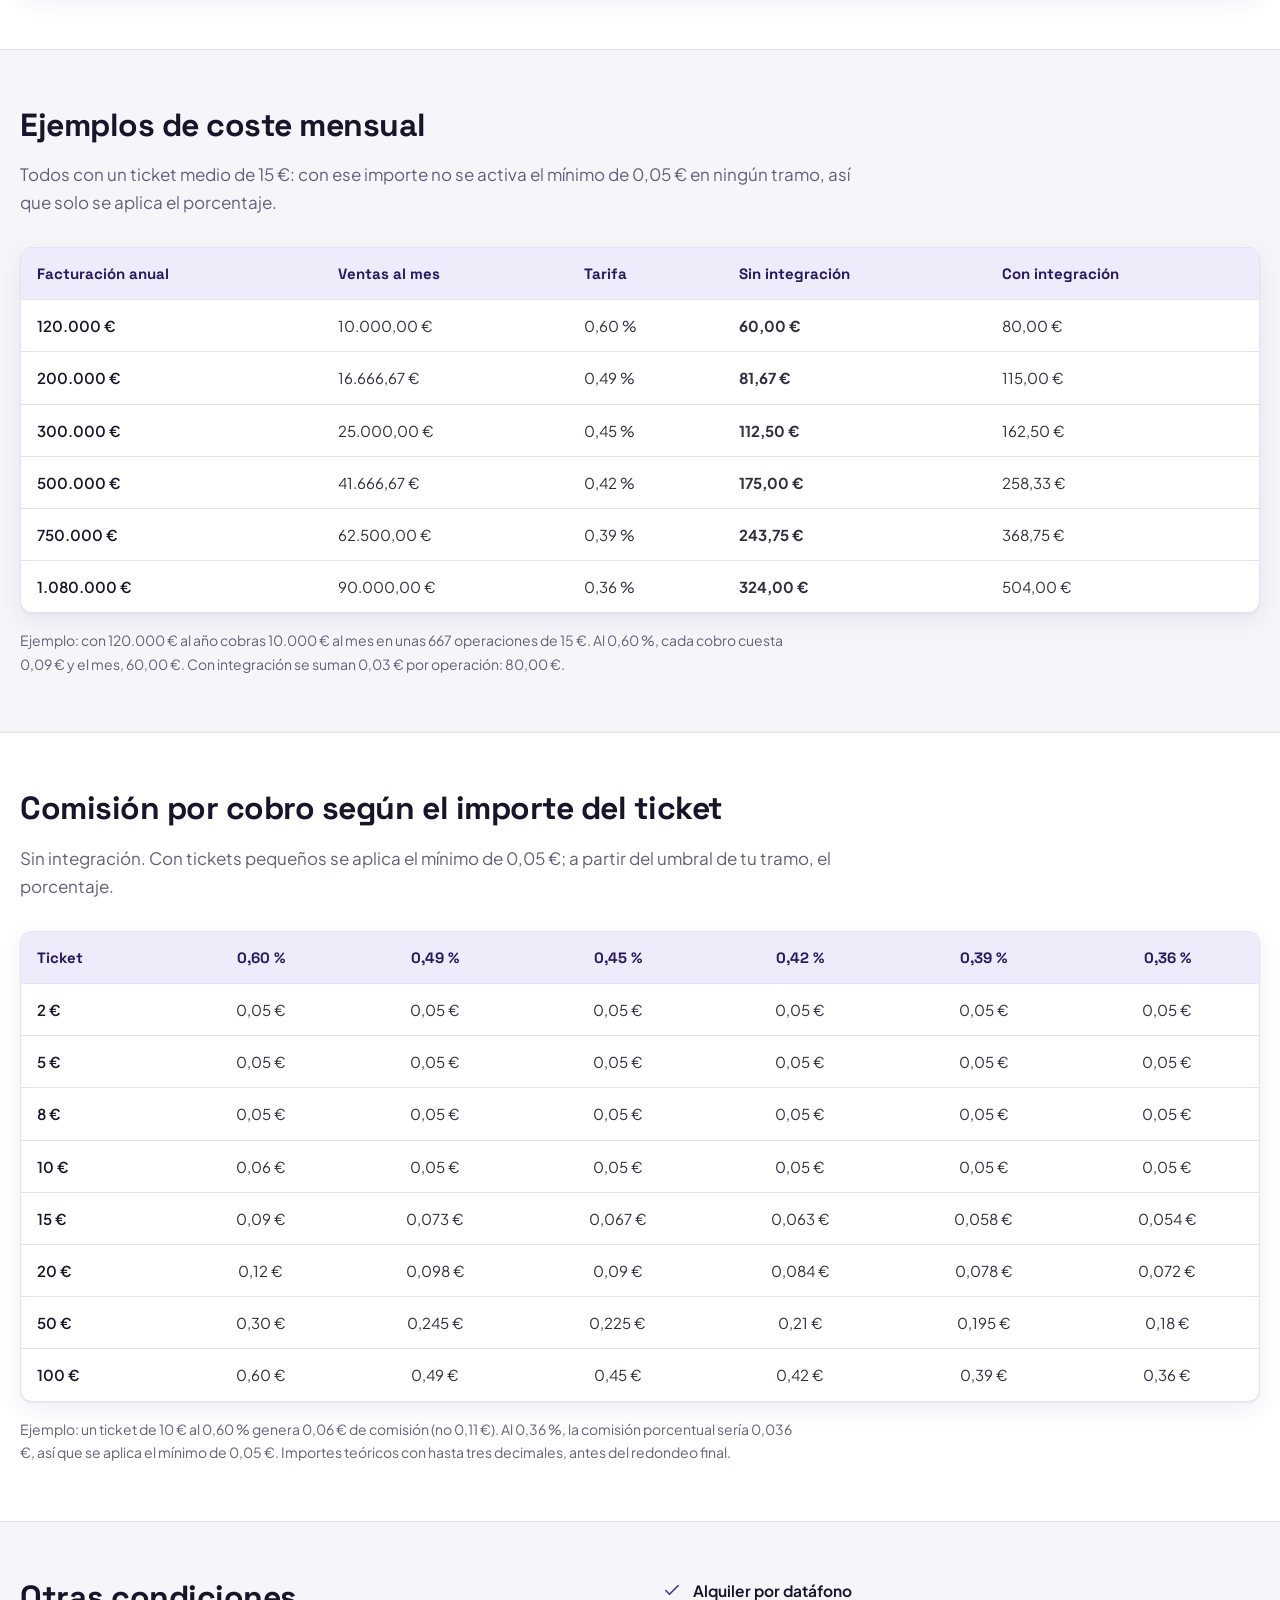
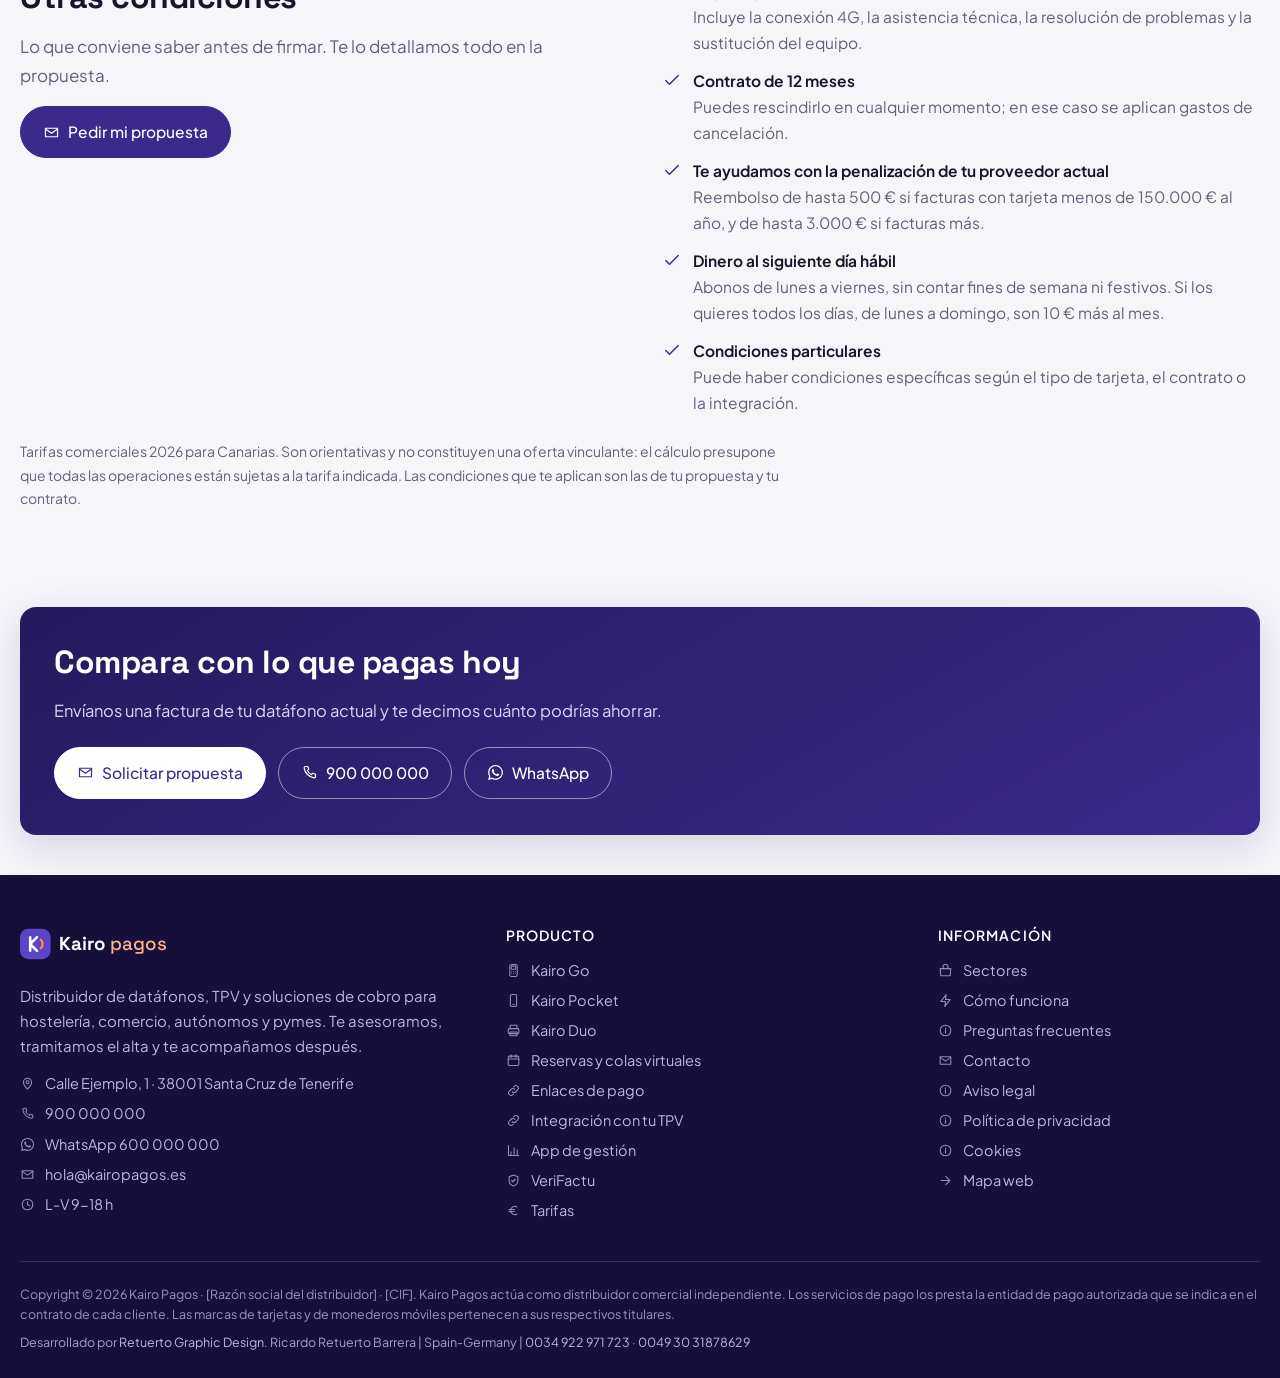
<file: tarifas.html>
<!DOCTYPE html>
<html lang="es">
<head>
<meta charset="utf-8">
<meta name="viewport" content="width=device-width, initial-scale=1">
<title>Tarifas 2026 | Kairo Pagos</title>
<meta name="description" content="Tarifas 2026 por tramos de facturación con tarjeta: del 0,60 % al 0,36 %, mínimo de 0,05 € por cobro, integración +0,03 € por operación y mínimo mensual de 29,95 €. Simulador de coste mensual.">
<meta property="og:title" content="Tarifas 2026 | Kairo Pagos">
<meta property="og:description" content="Tarifas 2026 por tramos de facturación con tarjeta: del 0,60 % al 0,36 %, mínimo de 0,05 € por cobro, integración +0,03 € por operación y mínimo mensual de 29,95 €. Simulador de coste mensual.">
<meta property="og:type" content="website">
<link rel="canonical" href="https://retuertographic.github.io/Djo/tarifas.html">
<link rel="preconnect" href="https://fonts.googleapis.com">
<link rel="preconnect" href="https://fonts.gstatic.com" crossorigin>
<link href="https://fonts.googleapis.com/css2?family=Plus+Jakarta+Sans:wght@400;500;600;700&family=Space+Grotesk:wght@500;600;700&family=Caveat:wght@600&display=swap" rel="stylesheet">
<link rel="stylesheet" href="assets/styles.css">
<link rel="icon" href="assets/favicon.svg" type="image/svg+xml">
<meta name="theme-color" content="#3B2A8C">
</head>
<body>
<div class="topbar"><div class="wrap">
  <div class="tb-items">
    <span><svg viewBox="0 0 24 24" fill="none" stroke="currentColor" stroke-width="1.7" stroke-linecap="round" stroke-linejoin="round" aria-hidden="true"><path d="M6.5 3.5h3l1.5 4-2 1.5a12 12 0 0 0 6 6l1.5-2 4 1.5v3a2 2 0 0 1-2.2 2A16.5 16.5 0 0 1 4.5 5.7 2 2 0 0 1 6.5 3.5Z"/></svg><a href="tel:+34900000000">900 000 000</a></span>
    <span><svg viewBox="0 0 24 24" fill="none" stroke="currentColor" stroke-width="1.7" stroke-linecap="round" stroke-linejoin="round" aria-hidden="true"><path d="M3.5 6h17v12h-17z"/><path d="m3.5 7 8.5 6 8.5-6"/></svg><a href="mailto:hola@kairopagos.es">hola@kairopagos.es</a></span>
  </div>
  <div class="tb-items">
    <span><svg viewBox="0 0 24 24" fill="none" stroke="currentColor" stroke-width="1.7" stroke-linecap="round" stroke-linejoin="round" aria-hidden="true"><circle cx="12" cy="12" r="8.5"/><path d="M12 7.5V12l3 2"/></svg>L-V 9-18 h</span>
    <span><svg viewBox="0 0 24 24" fill="none" stroke="currentColor" stroke-width="1.7" stroke-linecap="round" stroke-linejoin="round" aria-hidden="true"><path d="M13 2.5 4.5 13.5H12l-1 8 8.5-11H12z"/></svg>Entrega en 24-48 h</span>
  </div>
</div></div>

<header class="site-header"><div class="wrap">
  <a class="brand" href="index.html"><svg class="logo" viewBox="0 0 190 40" role="img" aria-label="Kairo Pagos"><rect x="0" y="2" width="36" height="36" rx="10" fill="#5B45C7"/><path d="M12 12v16M12 20l8-8M12 20l8 8" stroke="#fff" stroke-width="3" fill="none" stroke-linecap="round" stroke-linejoin="round"/><path d="M24.5 15a7 7 0 0 1 0 10" stroke="#FF8A5B" stroke-width="2.6" fill="none" stroke-linecap="round"/><text x="46" y="27.5" font-family="Space Grotesk, Arial, sans-serif" font-size="22" font-weight="700" fill="#17152A">Kairo<tspan fill="#5B45C7" font-weight="500"> pagos</tspan></text></svg></a>
  <button class="nav-toggle" id="navToggle" aria-expanded="false" aria-controls="mainNav" aria-label="Abrir menú"><svg viewBox="0 0 24 24" fill="none" stroke="currentColor" stroke-width="1.7" stroke-linecap="round" stroke-linejoin="round" aria-hidden="true"><path d="M4 7h16M4 12h16M4 17h16"/></svg></button>
  <nav class="main-nav" id="mainNav" aria-label="Navegación principal">
    <ul>
      <li><a href="index.html">Inicio</a></li><li><a href="terminales.html">Datáfonos</a></li><li><a href="soluciones.html">Soluciones</a></li><li><a href="sectores.html">Sectores</a></li><li><a href="tarifas.html" class="active">Tarifas</a></li><li><a href="como-funciona.html">Cómo funciona</a></li><li><a href="preguntas-frecuentes.html">Preguntas</a></li><li><a href="contacto.html">Contacto</a></li>
      <li class="nav-mas" hidden>
        <button type="button" aria-expanded="false" aria-haspopup="true">Más <svg viewBox="0 0 24 24" fill="none" stroke="currentColor" stroke-width="1.7" stroke-linecap="round" stroke-linejoin="round" aria-hidden="true"><path d="m6.5 9.5 5.5 5 5.5-5"/></svg></button>
        <ul class="nav-drop"></ul>
      </li>
      <li class="cta"><a class="btn btn-primary" href="contacto.html"><svg viewBox="0 0 24 24" fill="none" stroke="currentColor" stroke-width="1.7" stroke-linecap="round" stroke-linejoin="round" aria-hidden="true"><rect x="6" y="2.5" width="12" height="19" rx="2.5"/><rect x="8.5" y="5" width="7" height="5" rx="1"/><path d="M9 13.5h.01M12 13.5h.01M15 13.5h.01M9 16.5h.01M12 16.5h.01M15 16.5h.01"/></svg>Pide tu terminal</a></li>
    </ul>
  </nav>
</div></header>

<main>
<div class="page-head"><div class="wrap">
  <div class="crumbs"><a href="index.html">Inicio</a><span>/</span>Tarifas</div>
  <h1>Tarifas 2026</h1>
  <p>Comisiones claras y fáciles de entender: un porcentaje según tu facturación anual con tarjeta, con un mínimo de 0,05 € por cobro. Sin sorpresas.</p>
</div></div><section><div class="wrap">
  <div class="grid g2" style="align-items:start;gap:44px">
    <div>
      <span class="eyebrow-dark">6 tramos de facturación anual con tarjeta</span>
      <h2>Cuanto más facturas, menos pagas por cobro</h2>
      <p class="entradilla">Tu tarifa depende de lo que cobras al año con tarjeta. En cada cobro se aplica el porcentaje de tu tramo o el mínimo de 0,05 €, el que sea mayor.</p>
      <ul class="checks"><li><svg viewBox="0 0 24 24" fill="none" stroke="currentColor" stroke-width="1.7" stroke-linecap="round" stroke-linejoin="round" aria-hidden="true"><path d="m4.5 12.5 4.5 4.5 10.5-10.5"/></svg><span><b>Mínimo por operación: 0,05 €</b>Cinco céntimos, no 0,05 céntimos. Se aplica el mayor entre la comisión porcentual y 0,05 €; nunca se suman los dos.</span></li><li><svg viewBox="0 0 24 24" fill="none" stroke="currentColor" stroke-width="1.7" stroke-linecap="round" stroke-linejoin="round" aria-hidden="true"><path d="m4.5 12.5 4.5 4.5 10.5-10.5"/></svg><span><b>Integración con tu TPV: +0,03 € por operación</b>Solo si conectas el datáfono a tu programa de caja.</span></li><li><svg viewBox="0 0 24 24" fill="none" stroke="currentColor" stroke-width="1.7" stroke-linecap="round" stroke-linejoin="round" aria-hidden="true"><path d="m4.5 12.5 4.5 4.5 10.5-10.5"/></svg><span><b>Mínimo mensual: 29,95 €</b>Se compara con el total de comisiones del mes. Si tus comisiones lo superan, no pagas nada extra.</span></li><li><svg viewBox="0 0 24 24" fill="none" stroke="currentColor" stroke-width="1.7" stroke-linecap="round" stroke-linejoin="round" aria-hidden="true"><path d="m4.5 12.5 4.5 4.5 10.5-10.5"/></svg><span><b>Novedad · abono todos los días: +10 € al mes</b>Por defecto recibes tus ventas de lunes a viernes. Si las quieres también en fin de semana, de lunes a domingo, son 10 € más al mes.</span></li></ul>
    </div>
    <div class="tabla-wrap"><table class="comparativa">
      <thead><tr><th>Facturación anual con tarjeta</th><th>Tarifa</th><th>Ticket umbral aprox.</th></tr></thead>
      <tbody><tr><td>0 – 150.000 €</td><td><b>0,60 %</b></td><td>8,33 €</td></tr><tr><td>150.000 – 250.000 €</td><td><b>0,49 %</b></td><td>10,20 €</td></tr><tr><td>250.000 – 400.000 €</td><td><b>0,45 %</b></td><td>11,11 €</td></tr><tr><td>400.000 – 600.000 €</td><td><b>0,42 %</b></td><td>11,90 €</td></tr><tr><td>600.000 – 900.000 €</td><td><b>0,39 %</b></td><td>12,82 €</td></tr><tr><td>900.000 – 1.200.000 €</td><td><b>0,36 %</b></td><td>13,89 €</td></tr></tbody>
    </table></div>
  </div>
  <p class="note-inline" style="margin-top:16px">Ticket umbral: por debajo de ese importe se aplica el mínimo de 0,05 €; por encima, el porcentaje. En el umbral, los dos importes coinciden. ¿Facturas más de 1.200.000 € al año? Te preparamos una tarifa a medida.</p>
</div></section>

<section class="alt" id="simulador"><div class="wrap">
  <div class="section-head"><h2>Calcula tu coste mensual</h2><p>Introduce tu facturación anual con tarjeta y tu ticket medio. Calculamos tus operaciones, la comisión de cada cobro y el total del mes.</p></div>
  <div class="card simulador" id="simTarifa" data-tramos="[[0,150000,0.006],[150000,250000,0.0049],[250000,400000,0.0045],[400000,600000,0.0042],[600000,900000,0.0039],[900000,1200000,0.0036]]">
    <div class="row3">
      <div class="field"><label for="cto">Facturación anual con tarjeta (€)</label><input id="cto" name="cto" inputmode="decimal" value="300000"></div>
      <div class="field"><label for="ticket">Ticket medio (€)</label><input id="ticket" name="ticket" inputmode="decimal" value="15"></div>
      <div class="sim-opciones">
        <label class="consent"><input type="checkbox" name="integracion"> <span>Datáfono integrado con mi TPV (+0,03 € por operación)</span></label>
        <label class="consent"><input type="checkbox" name="diario"> <span>Abono todos los días, de lunes a domingo (+10 € al mes)</span></label>
      </div>
    </div>
    <dl class="sim-res" aria-live="polite">
      <div><dt>Ventas al mes</dt><dd data-r="ventas">—</dd></div>
      <div><dt>Operaciones al mes</dt><dd data-r="ops">—</dd></div>
      <div><dt>Tu tarifa</dt><dd data-r="tarifa">—</dd></div>
      <div><dt>Comisión por cobro</dt><dd data-r="porop">—</dd></div>
      <div class="sim-total"><dt>Coste mensual estimado</dt><dd data-r="total">—</dd></div>
      <div><dt>Porcentaje efectivo</dt><dd data-r="efectivo">—</dd></div>
    </dl>
    <p class="calc-out" data-r="nota"></p>
    <p class="note-inline">Estimación orientativa: ventas mensuales = facturación anual ÷ 12; operaciones = ventas mensuales ÷ ticket medio; el abono diario suma 10 € fijos al mes. Importes antes del redondeo final de la liquidación. Condiciones sujetas a validación comercial y a contrato.</p>
  </div>
</div></section>

<section><div class="wrap">
  <div class="section-head"><h2>Ejemplos de coste mensual</h2><p>Todos con un ticket medio de 15 €: con ese importe no se activa el mínimo de 0,05 € en ningún tramo, así que solo se aplica el porcentaje.</p></div>
  <div class="tabla-wrap"><table class="comparativa">
    <thead><tr><th>Facturación anual</th><th>Ventas al mes</th><th>Tarifa</th><th>Sin integración</th><th>Con integración</th></tr></thead>
    <tbody><tr><td>120.000 €</td><td>10.000,00 €</td><td>0,60 %</td><td><b>60,00 €</b></td><td>80,00 €</td></tr><tr><td>200.000 €</td><td>16.666,67 €</td><td>0,49 %</td><td><b>81,67 €</b></td><td>115,00 €</td></tr><tr><td>300.000 €</td><td>25.000,00 €</td><td>0,45 %</td><td><b>112,50 €</b></td><td>162,50 €</td></tr><tr><td>500.000 €</td><td>41.666,67 €</td><td>0,42 %</td><td><b>175,00 €</b></td><td>258,33 €</td></tr><tr><td>750.000 €</td><td>62.500,00 €</td><td>0,39 %</td><td><b>243,75 €</b></td><td>368,75 €</td></tr><tr><td>1.080.000 €</td><td>90.000,00 €</td><td>0,36 %</td><td><b>324,00 €</b></td><td>504,00 €</td></tr></tbody>
  </table></div>
  <p class="note-inline" style="margin-top:16px">Ejemplo: con 120.000 € al año cobras 10.000 € al mes en unas 667 operaciones de 15 €. Al 0,60 %, cada cobro cuesta 0,09 € y el mes, 60,00 €. Con integración se suman 0,03 € por operación: 80,00 €.</p>
</div></section>

<section class="alt"><div class="wrap">
  <div class="section-head"><h2>Comisión por cobro según el importe del ticket</h2><p>Sin integración. Con tickets pequeños se aplica el mínimo de 0,05 €; a partir del umbral de tu tramo, el porcentaje.</p></div>
  <div class="tabla-wrap"><table class="comparativa centrada">
    <thead><tr><th>Ticket</th><th>0,60 %</th><th>0,49 %</th><th>0,45 %</th><th>0,42 %</th><th>0,39 %</th><th>0,36 %</th></tr></thead>
    <tbody><tr><td>2 €</td><td>0,05 €</td><td>0,05 €</td><td>0,05 €</td><td>0,05 €</td><td>0,05 €</td><td>0,05 €</td></tr><tr><td>5 €</td><td>0,05 €</td><td>0,05 €</td><td>0,05 €</td><td>0,05 €</td><td>0,05 €</td><td>0,05 €</td></tr><tr><td>8 €</td><td>0,05 €</td><td>0,05 €</td><td>0,05 €</td><td>0,05 €</td><td>0,05 €</td><td>0,05 €</td></tr><tr><td>10 €</td><td>0,06 €</td><td>0,05 €</td><td>0,05 €</td><td>0,05 €</td><td>0,05 €</td><td>0,05 €</td></tr><tr><td>15 €</td><td>0,09 €</td><td>0,073 €</td><td>0,067 €</td><td>0,063 €</td><td>0,058 €</td><td>0,054 €</td></tr><tr><td>20 €</td><td>0,12 €</td><td>0,098 €</td><td>0,09 €</td><td>0,084 €</td><td>0,078 €</td><td>0,072 €</td></tr><tr><td>50 €</td><td>0,30 €</td><td>0,245 €</td><td>0,225 €</td><td>0,21 €</td><td>0,195 €</td><td>0,18 €</td></tr><tr><td>100 €</td><td>0,60 €</td><td>0,49 €</td><td>0,45 €</td><td>0,42 €</td><td>0,39 €</td><td>0,36 €</td></tr></tbody>
  </table></div>
  <p class="note-inline" style="margin-top:16px">Ejemplo: un ticket de 10 € al 0,60 % genera 0,06 € de comisión (no 0,11 €). Al 0,36 %, la comisión porcentual sería 0,036 €, así que se aplica el mínimo de 0,05 €. Importes teóricos con hasta tres decimales, antes del redondeo final.</p>
</div></section>

<section><div class="wrap">
  <div class="grid g2" style="align-items:start;gap:44px">
    <div><h2>Otras condiciones</h2><p class="entradilla">Lo que conviene saber antes de firmar. Te lo detallamos todo en la propuesta.</p>
    <a class="btn btn-primary" href="contacto.html"><svg viewBox="0 0 24 24" fill="none" stroke="currentColor" stroke-width="1.7" stroke-linecap="round" stroke-linejoin="round" aria-hidden="true"><path d="M3.5 6h17v12h-17z"/><path d="m3.5 7 8.5 6 8.5-6"/></svg>Pedir mi propuesta</a></div>
    <ul class="checks"><li><svg viewBox="0 0 24 24" fill="none" stroke="currentColor" stroke-width="1.7" stroke-linecap="round" stroke-linejoin="round" aria-hidden="true"><path d="m4.5 12.5 4.5 4.5 10.5-10.5"/></svg><span><b>Alquiler por datáfono</b>Incluye la conexión 4G, la asistencia técnica, la resolución de problemas y la sustitución del equipo.</span></li><li><svg viewBox="0 0 24 24" fill="none" stroke="currentColor" stroke-width="1.7" stroke-linecap="round" stroke-linejoin="round" aria-hidden="true"><path d="m4.5 12.5 4.5 4.5 10.5-10.5"/></svg><span><b>Contrato de 12 meses</b>Puedes rescindirlo en cualquier momento; en ese caso se aplican gastos de cancelación.</span></li><li><svg viewBox="0 0 24 24" fill="none" stroke="currentColor" stroke-width="1.7" stroke-linecap="round" stroke-linejoin="round" aria-hidden="true"><path d="m4.5 12.5 4.5 4.5 10.5-10.5"/></svg><span><b>Te ayudamos con la penalización de tu proveedor actual</b>Reembolso de hasta 500 € si facturas con tarjeta menos de 150.000 € al año, y de hasta 3.000 € si facturas más.</span></li><li><svg viewBox="0 0 24 24" fill="none" stroke="currentColor" stroke-width="1.7" stroke-linecap="round" stroke-linejoin="round" aria-hidden="true"><path d="m4.5 12.5 4.5 4.5 10.5-10.5"/></svg><span><b>Dinero al siguiente día hábil</b>Abonos de lunes a viernes, sin contar fines de semana ni festivos. Si los quieres todos los días, de lunes a domingo, son 10 € más al mes.</span></li><li><svg viewBox="0 0 24 24" fill="none" stroke="currentColor" stroke-width="1.7" stroke-linecap="round" stroke-linejoin="round" aria-hidden="true"><path d="m4.5 12.5 4.5 4.5 10.5-10.5"/></svg><span><b>Condiciones particulares</b>Puede haber condiciones específicas según el tipo de tarjeta, el contrato o la integración.</span></li></ul>
  </div>
  <p class="note-inline" style="margin-top:24px">Tarifas comerciales 2026 para Canarias. Son orientativas y no constituyen una oferta vinculante: el cálculo presupone que todas las operaciones están sujetas a la tarifa indicada. Las condiciones que te aplican son las de tu propuesta y tu contrato.</p>
</div></section>
<section class="tight"><div class="wrap"><div class="panel">
  <h2>Compara con lo que pagas hoy</h2>
  <p>Envíanos una factura de tu datáfono actual y te decimos cuánto podrías ahorrar.</p>
  <div class="actions">
    <a class="btn btn-primary" href="contacto.html"><svg viewBox="0 0 24 24" fill="none" stroke="currentColor" stroke-width="1.7" stroke-linecap="round" stroke-linejoin="round" aria-hidden="true"><path d="M3.5 6h17v12h-17z"/><path d="m3.5 7 8.5 6 8.5-6"/></svg>Solicitar propuesta</a>
    <a class="btn btn-line" href="tel:+34900000000"><svg viewBox="0 0 24 24" fill="none" stroke="currentColor" stroke-width="1.7" stroke-linecap="round" stroke-linejoin="round" aria-hidden="true"><path d="M6.5 3.5h3l1.5 4-2 1.5a12 12 0 0 0 6 6l1.5-2 4 1.5v3a2 2 0 0 1-2.2 2A16.5 16.5 0 0 1 4.5 5.7 2 2 0 0 1 6.5 3.5Z"/></svg>900 000 000</a>
    <a class="btn btn-line" href="https://wa.me/34600000000" target="_blank" rel="noopener"><svg viewBox="0 0 448 512" fill="currentColor" aria-hidden="true"><path d="M380.9 97.1C339 55.1 283.2 32 223.9 32c-122.4 0-222 99.6-222 222 0 39.1 10.2 77.3 29.6 110.9L0 480l117.7-30.9c32.4 17.7 68.9 27 106.1 27h.1c122.3 0 224.1-99.6 224.1-222 0-59.3-25.2-115-67.1-157zm-157 341.6c-33.2 0-65.7-8.9-94-25.7l-6.7-4-69.8 18.3L72 359.2l-4.4-7c-18.5-29.4-28.2-63.3-28.2-98.2 0-101.7 82.8-184.5 184.6-184.5 49.3 0 95.6 19.2 130.4 54.1 34.8 34.9 56.2 81.2 56.1 130.5 0 101.8-84.9 184.6-186.6 184.6zm101.2-138.2c-5.5-2.8-32.8-16.2-37.9-18-5.1-1.9-8.8-2.8-12.5 2.8-3.7 5.6-14.3 18-17.6 21.8-3.2 3.7-6.5 4.2-12 1.4-32.6-16.3-54-29.1-75.5-66-5.7-9.8 5.7-9.1 16.3-30.3 1.8-3.7.9-6.9-.5-9.7-1.4-2.8-12.5-30.1-17.1-41.2-4.5-10.8-9.1-9.3-12.5-9.5-3.2-.2-6.9-.2-10.6-.2-3.7 0-9.7 1.4-14.8 6.9-5.1 5.6-19.4 19-19.4 46.3 0 27.3 19.9 53.7 22.6 57.4 2.8 3.7 39.1 59.7 94.8 83.8 35.2 15.2 49 16.5 66.6 13.9 10.7-1.6 32.8-13.4 37.4-26.4 4.6-13 4.6-24.1 3.2-26.4-1.3-2.5-5-3.9-10.5-6.6z"/></svg>WhatsApp</a>
  </div>
</div></div></section>
</main>
<footer class="site"><div class="wrap">
  <div class="foot-grid">
    <div>
      <a class="foot-brand" href="index.html"><svg class="logo" viewBox="0 0 190 40" role="img" aria-label="Kairo Pagos"><rect x="0" y="2" width="36" height="36" rx="10" fill="#5B45C7"/><path d="M12 12v16M12 20l8-8M12 20l8 8" stroke="#fff" stroke-width="3" fill="none" stroke-linecap="round" stroke-linejoin="round"/><path d="M24.5 15a7 7 0 0 1 0 10" stroke="#FF8A5B" stroke-width="2.6" fill="none" stroke-linecap="round"/><text x="46" y="27.5" font-family="Space Grotesk, Arial, sans-serif" font-size="22" font-weight="700" fill="#FFFFFF">Kairo<tspan fill="#FFB38A" font-weight="500"> pagos</tspan></text></svg></a>
      <p>Distribuidor de datáfonos, TPV y soluciones de cobro para hostelería, comercio, autónomos y pymes. Te asesoramos, tramitamos el alta y te acompañamos después.</p>
      <ul class="foot-links">
        <li><a href="contacto.html"><svg viewBox="0 0 24 24" fill="none" stroke="currentColor" stroke-width="1.7" stroke-linecap="round" stroke-linejoin="round" aria-hidden="true"><path d="M12 21s6.5-6 6.5-11a6.5 6.5 0 1 0-13 0C5.5 15 12 21 12 21Z"/><circle cx="12" cy="10" r="2.4"/></svg><span>Calle Ejemplo, 1 · 38001 Santa Cruz de Tenerife</span></a></li>
        <li><a href="tel:+34900000000"><svg viewBox="0 0 24 24" fill="none" stroke="currentColor" stroke-width="1.7" stroke-linecap="round" stroke-linejoin="round" aria-hidden="true"><path d="M6.5 3.5h3l1.5 4-2 1.5a12 12 0 0 0 6 6l1.5-2 4 1.5v3a2 2 0 0 1-2.2 2A16.5 16.5 0 0 1 4.5 5.7 2 2 0 0 1 6.5 3.5Z"/></svg><span>900 000 000</span></a></li>
        <li><a href="https://wa.me/34600000000" target="_blank" rel="noopener"><svg viewBox="0 0 448 512" fill="currentColor" aria-hidden="true"><path d="M380.9 97.1C339 55.1 283.2 32 223.9 32c-122.4 0-222 99.6-222 222 0 39.1 10.2 77.3 29.6 110.9L0 480l117.7-30.9c32.4 17.7 68.9 27 106.1 27h.1c122.3 0 224.1-99.6 224.1-222 0-59.3-25.2-115-67.1-157zm-157 341.6c-33.2 0-65.7-8.9-94-25.7l-6.7-4-69.8 18.3L72 359.2l-4.4-7c-18.5-29.4-28.2-63.3-28.2-98.2 0-101.7 82.8-184.5 184.6-184.5 49.3 0 95.6 19.2 130.4 54.1 34.8 34.9 56.2 81.2 56.1 130.5 0 101.8-84.9 184.6-186.6 184.6zm101.2-138.2c-5.5-2.8-32.8-16.2-37.9-18-5.1-1.9-8.8-2.8-12.5 2.8-3.7 5.6-14.3 18-17.6 21.8-3.2 3.7-6.5 4.2-12 1.4-32.6-16.3-54-29.1-75.5-66-5.7-9.8 5.7-9.1 16.3-30.3 1.8-3.7.9-6.9-.5-9.7-1.4-2.8-12.5-30.1-17.1-41.2-4.5-10.8-9.1-9.3-12.5-9.5-3.2-.2-6.9-.2-10.6-.2-3.7 0-9.7 1.4-14.8 6.9-5.1 5.6-19.4 19-19.4 46.3 0 27.3 19.9 53.7 22.6 57.4 2.8 3.7 39.1 59.7 94.8 83.8 35.2 15.2 49 16.5 66.6 13.9 10.7-1.6 32.8-13.4 37.4-26.4 4.6-13 4.6-24.1 3.2-26.4-1.3-2.5-5-3.9-10.5-6.6z"/></svg><span>WhatsApp 600 000 000</span></a></li>
        <li><a href="mailto:hola@kairopagos.es"><svg viewBox="0 0 24 24" fill="none" stroke="currentColor" stroke-width="1.7" stroke-linecap="round" stroke-linejoin="round" aria-hidden="true"><path d="M3.5 6h17v12h-17z"/><path d="m3.5 7 8.5 6 8.5-6"/></svg><span>hola@kairopagos.es</span></a></li>
        <li><a href="contacto.html"><svg viewBox="0 0 24 24" fill="none" stroke="currentColor" stroke-width="1.7" stroke-linecap="round" stroke-linejoin="round" aria-hidden="true"><circle cx="12" cy="12" r="8.5"/><path d="M12 7.5V12l3 2"/></svg><span>L-V 9-18 h</span></a></li>
      </ul>
    </div>
    <div><h4>Producto</h4><ul class="foot-links"><li><a href="terminales.html#go"><svg viewBox="0 0 24 24" fill="none" stroke="currentColor" stroke-width="1.7" stroke-linecap="round" stroke-linejoin="round" aria-hidden="true"><rect x="6" y="2.5" width="12" height="19" rx="2.5"/><rect x="8.5" y="5" width="7" height="5" rx="1"/><path d="M9 13.5h.01M12 13.5h.01M15 13.5h.01M9 16.5h.01M12 16.5h.01M15 16.5h.01"/></svg><span>Kairo Go</span></a></li><li><a href="terminales.html#pocket"><svg viewBox="0 0 24 24" fill="none" stroke="currentColor" stroke-width="1.7" stroke-linecap="round" stroke-linejoin="round" aria-hidden="true"><rect x="7" y="2.5" width="10" height="19" rx="2.2"/><path d="M11 18.5h2"/></svg><span>Kairo Pocket</span></a></li><li><a href="terminales.html#duo"><svg viewBox="0 0 24 24" fill="none" stroke="currentColor" stroke-width="1.7" stroke-linecap="round" stroke-linejoin="round" aria-hidden="true"><path d="M6.5 9V3.5h11V9"/><rect x="3.5" y="9" width="17" height="8" rx="2"/><path d="M6.5 14.5h11v6h-11z"/></svg><span>Kairo Duo</span></a></li><li><a href="soluciones.html#reservas"><svg viewBox="0 0 24 24" fill="none" stroke="currentColor" stroke-width="1.7" stroke-linecap="round" stroke-linejoin="round" aria-hidden="true"><rect x="3.5" y="5" width="17" height="15" rx="2"/><path d="M3.5 9.5h17M8 3v4M16 3v4"/></svg><span>Reservas y colas virtuales</span></a></li><li><a href="soluciones.html#enlaces"><svg viewBox="0 0 24 24" fill="none" stroke="currentColor" stroke-width="1.7" stroke-linecap="round" stroke-linejoin="round" aria-hidden="true"><path d="M10 14a4 4 0 0 0 5.66 0l3-3a4 4 0 0 0-5.66-5.66l-1 1"/><path d="M14 10a4 4 0 0 0-5.66 0l-3 3a4 4 0 0 0 5.66 5.66l1-1"/></svg><span>Enlaces de pago</span></a></li><li><a href="soluciones.html#integracion"><svg viewBox="0 0 24 24" fill="none" stroke="currentColor" stroke-width="1.7" stroke-linecap="round" stroke-linejoin="round" aria-hidden="true"><path d="M10 14a4 4 0 0 0 5.66 0l3-3a4 4 0 0 0-5.66-5.66l-1 1"/><path d="M14 10a4 4 0 0 0-5.66 0l-3 3a4 4 0 0 0 5.66 5.66l1-1"/></svg><span>Integración con tu TPV</span></a></li><li><a href="soluciones.html#app"><svg viewBox="0 0 24 24" fill="none" stroke="currentColor" stroke-width="1.7" stroke-linecap="round" stroke-linejoin="round" aria-hidden="true"><path d="M4 20V4"/><path d="M4 20h16"/><path d="M8 20v-6M13 20V8M18 20v-9"/></svg><span>App de gestión</span></a></li><li><a href="soluciones.html#verifactu"><svg viewBox="0 0 24 24" fill="none" stroke="currentColor" stroke-width="1.7" stroke-linecap="round" stroke-linejoin="round" aria-hidden="true"><path d="M12 3.2 19 6v6c0 4.4-3 7.6-7 8.8-4-1.2-7-4.4-7-8.8V6Z"/><path d="m9 12 2 2 4-4"/></svg><span>VeriFactu</span></a></li><li><a href="tarifas.html"><svg viewBox="0 0 24 24" fill="none" stroke="currentColor" stroke-width="1.7" stroke-linecap="round" stroke-linejoin="round" aria-hidden="true"><path d="M17.5 6.5a6.5 6.5 0 1 0 0 11"/><path d="M4.5 10.5h9M4.5 13.5h9"/></svg><span>Tarifas</span></a></li></ul></div>
    <div><h4>Información</h4><ul class="foot-links"><li><a href="sectores.html"><svg viewBox="0 0 24 24" fill="none" stroke="currentColor" stroke-width="1.7" stroke-linecap="round" stroke-linejoin="round" aria-hidden="true"><path d="M3.5 9h17l-1 11.5h-15z"/><path d="M8 9V6a4 4 0 0 1 8 0v3"/></svg><span>Sectores</span></a></li><li><a href="como-funciona.html"><svg viewBox="0 0 24 24" fill="none" stroke="currentColor" stroke-width="1.7" stroke-linecap="round" stroke-linejoin="round" aria-hidden="true"><path d="M13 2.5 4.5 13.5H12l-1 8 8.5-11H12z"/></svg><span>Cómo funciona</span></a></li><li><a href="preguntas-frecuentes.html"><svg viewBox="0 0 24 24" fill="none" stroke="currentColor" stroke-width="1.7" stroke-linecap="round" stroke-linejoin="round" aria-hidden="true"><circle cx="12" cy="12" r="8.5"/><path d="M12 11v5.5M12 7.8v.6"/></svg><span>Preguntas frecuentes</span></a></li><li><a href="contacto.html"><svg viewBox="0 0 24 24" fill="none" stroke="currentColor" stroke-width="1.7" stroke-linecap="round" stroke-linejoin="round" aria-hidden="true"><path d="M3.5 6h17v12h-17z"/><path d="m3.5 7 8.5 6 8.5-6"/></svg><span>Contacto</span></a></li><li><a href="aviso-legal.html"><svg viewBox="0 0 24 24" fill="none" stroke="currentColor" stroke-width="1.7" stroke-linecap="round" stroke-linejoin="round" aria-hidden="true"><circle cx="12" cy="12" r="8.5"/><path d="M12 11v5.5M12 7.8v.6"/></svg><span>Aviso legal</span></a></li><li><a href="politica-de-privacidad.html"><svg viewBox="0 0 24 24" fill="none" stroke="currentColor" stroke-width="1.7" stroke-linecap="round" stroke-linejoin="round" aria-hidden="true"><circle cx="12" cy="12" r="8.5"/><path d="M12 11v5.5M12 7.8v.6"/></svg><span>Política de privacidad</span></a></li><li><a href="cookies.html"><svg viewBox="0 0 24 24" fill="none" stroke="currentColor" stroke-width="1.7" stroke-linecap="round" stroke-linejoin="round" aria-hidden="true"><circle cx="12" cy="12" r="8.5"/><path d="M12 11v5.5M12 7.8v.6"/></svg><span>Cookies</span></a></li><li><a href="mapa-web.html"><svg viewBox="0 0 24 24" fill="none" stroke="currentColor" stroke-width="1.7" stroke-linecap="round" stroke-linejoin="round" aria-hidden="true"><path d="M5 12h13"/><path d="m12.5 5.5 6.5 6.5-6.5 6.5"/></svg><span>Mapa web</span></a></li></ul></div>
  </div>
  <div class="foot-bottom">
    <p class="foot-legal-text">Copyright © 2026 Kairo Pagos · [Razón social del distribuidor] · [CIF]. Kairo Pagos actúa como distribuidor comercial independiente. Los servicios de pago los presta la entidad de pago autorizada que se indica en el contrato de cada cliente. Las marcas de tarjetas y de monederos móviles pertenecen a sus respectivos titulares.</p>
    <p class="foot-credit">Desarrollado por <a href="https://retuertographicdesign.com/" target="_blank" rel="noopener">Retuerto Graphic Design</a>. Ricardo Retuerto Barrera | Spain-Germany | <a href="tel:0034922971723">0034 922 971 723</a> · <a href="tel:00493031878629">0049 30 31878629</a></p>
  </div>
</div></footer>
<button class="arriba" type="button" id="irArriba" hidden aria-label="Volver arriba" title="Volver arriba"><svg viewBox="0 0 24 24" fill="none" stroke="currentColor" stroke-width="1.7" stroke-linecap="round" stroke-linejoin="round" aria-hidden="true"><path d="M12 19V6"/><path d="m5.5 12.5 6.5-6.5 6.5 6.5"/></svg></button>
<a class="wa" href="https://wa.me/34600000000" target="_blank" rel="noopener" aria-label="Escríbenos por WhatsApp"><svg viewBox="0 0 448 512" fill="currentColor" aria-hidden="true"><path d="M380.9 97.1C339 55.1 283.2 32 223.9 32c-122.4 0-222 99.6-222 222 0 39.1 10.2 77.3 29.6 110.9L0 480l117.7-30.9c32.4 17.7 68.9 27 106.1 27h.1c122.3 0 224.1-99.6 224.1-222 0-59.3-25.2-115-67.1-157zm-157 341.6c-33.2 0-65.7-8.9-94-25.7l-6.7-4-69.8 18.3L72 359.2l-4.4-7c-18.5-29.4-28.2-63.3-28.2-98.2 0-101.7 82.8-184.5 184.6-184.5 49.3 0 95.6 19.2 130.4 54.1 34.8 34.9 56.2 81.2 56.1 130.5 0 101.8-84.9 184.6-186.6 184.6zm101.2-138.2c-5.5-2.8-32.8-16.2-37.9-18-5.1-1.9-8.8-2.8-12.5 2.8-3.7 5.6-14.3 18-17.6 21.8-3.2 3.7-6.5 4.2-12 1.4-32.6-16.3-54-29.1-75.5-66-5.7-9.8 5.7-9.1 16.3-30.3 1.8-3.7.9-6.9-.5-9.7-1.4-2.8-12.5-30.1-17.1-41.2-4.5-10.8-9.1-9.3-12.5-9.5-3.2-.2-6.9-.2-10.6-.2-3.7 0-9.7 1.4-14.8 6.9-5.1 5.6-19.4 19-19.4 46.3 0 27.3 19.9 53.7 22.6 57.4 2.8 3.7 39.1 59.7 94.8 83.8 35.2 15.2 49 16.5 66.6 13.9 10.7-1.6 32.8-13.4 37.4-26.4 4.6-13 4.6-24.1 3.2-26.4-1.3-2.5-5-3.9-10.5-6.6z"/></svg></a>

<script src="assets/site.js"></script>
</body>
</html>
</file>
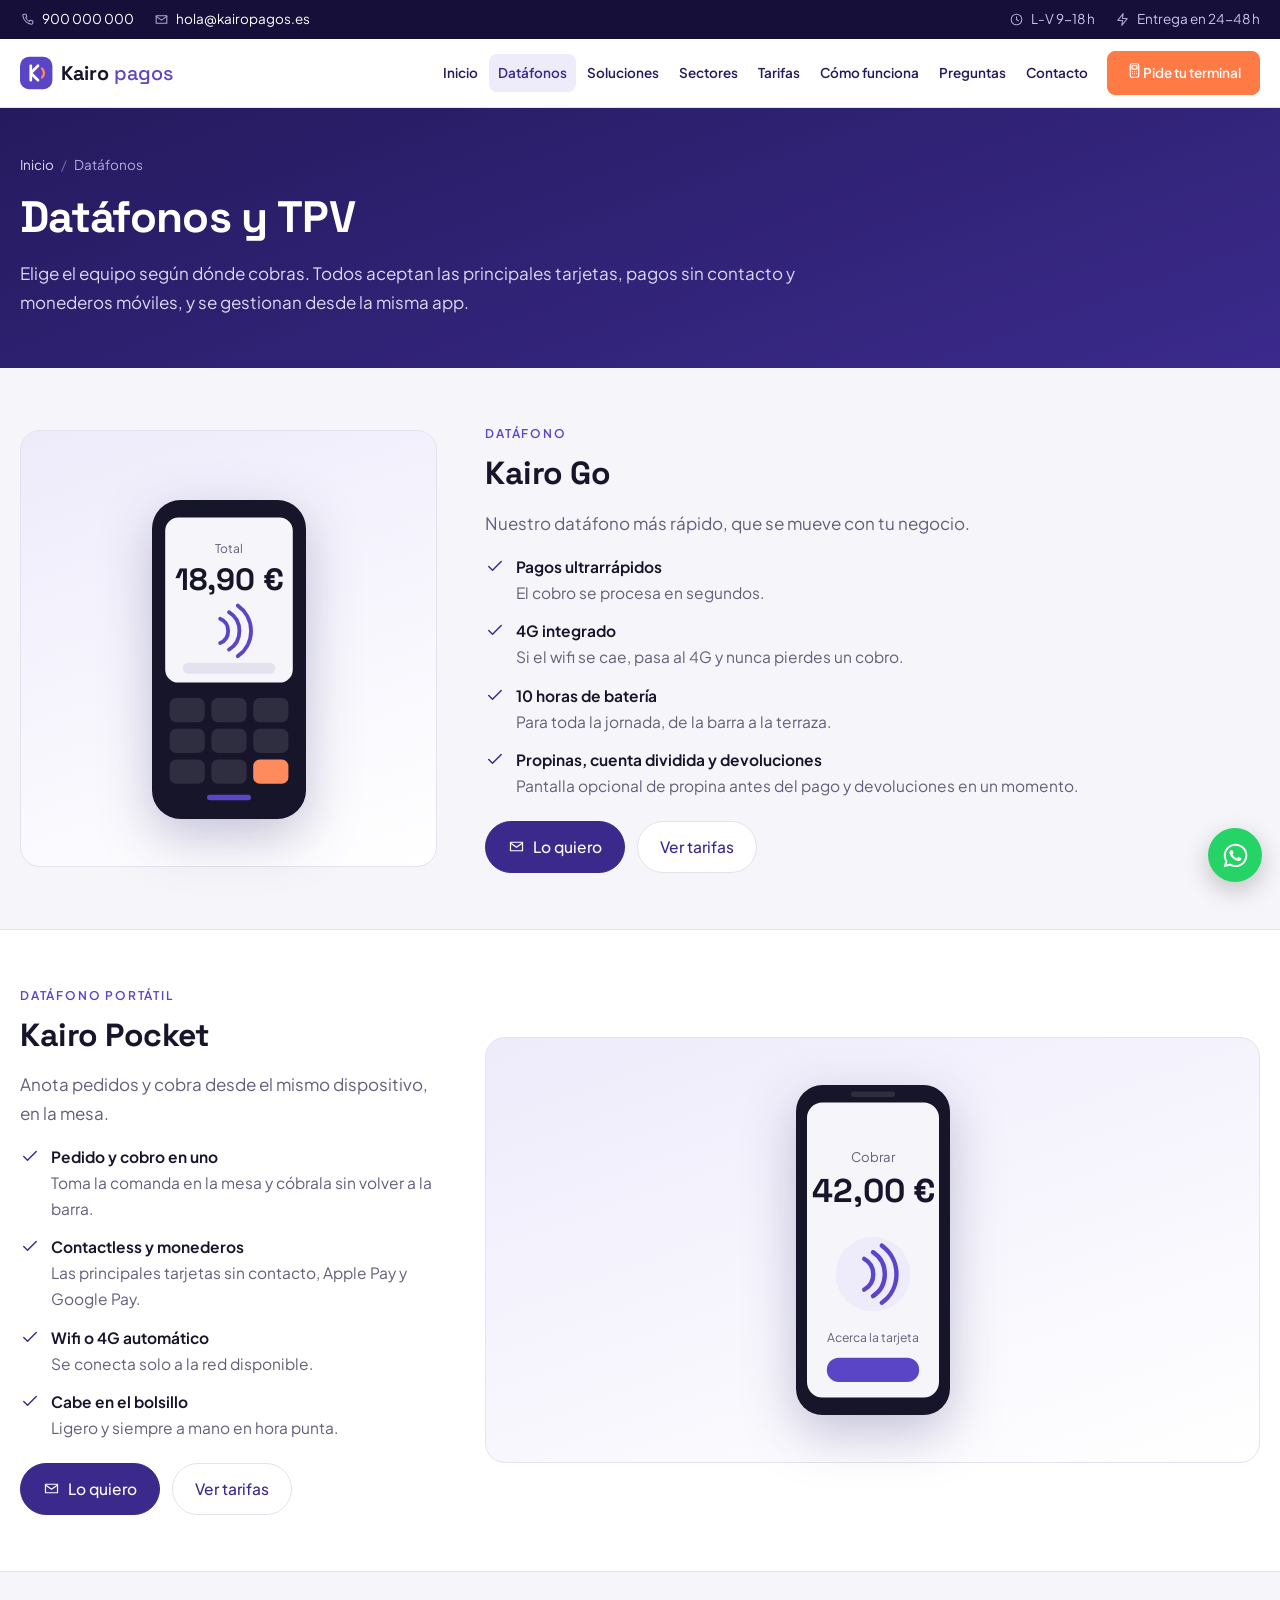
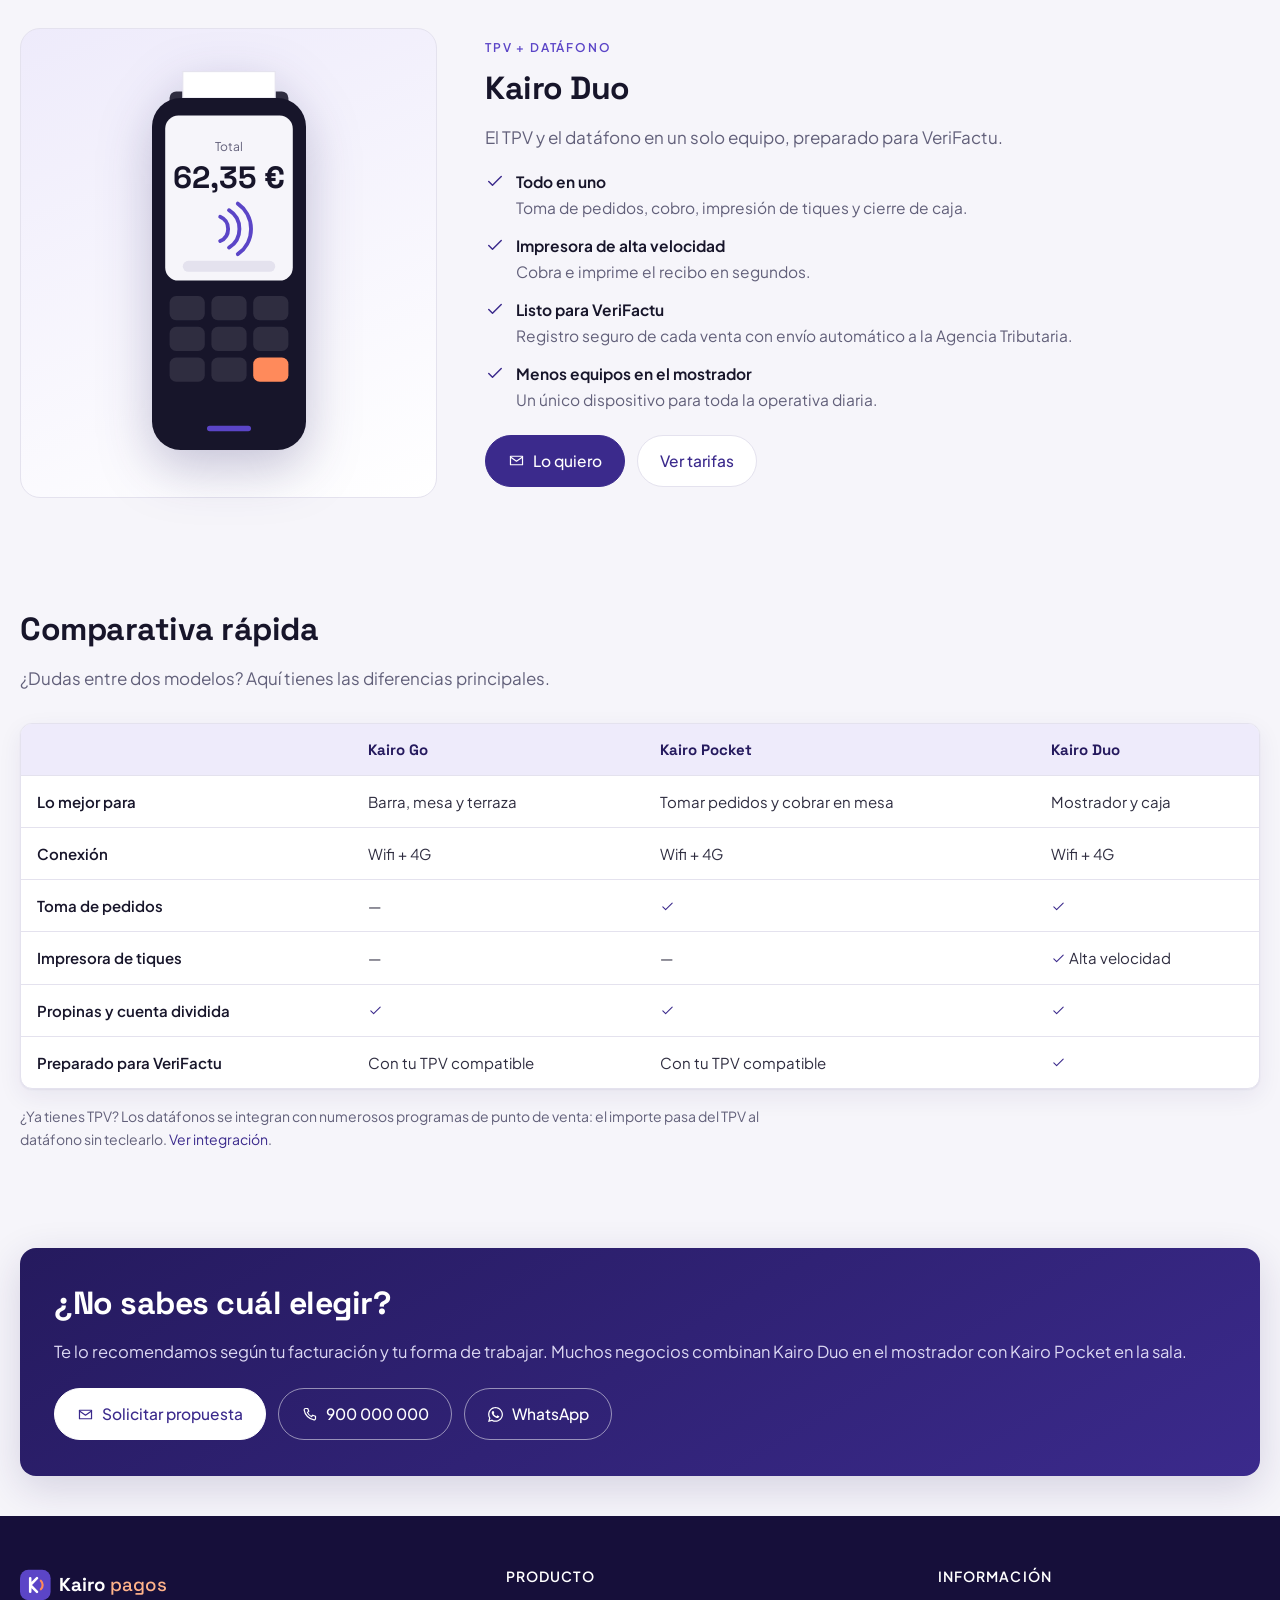
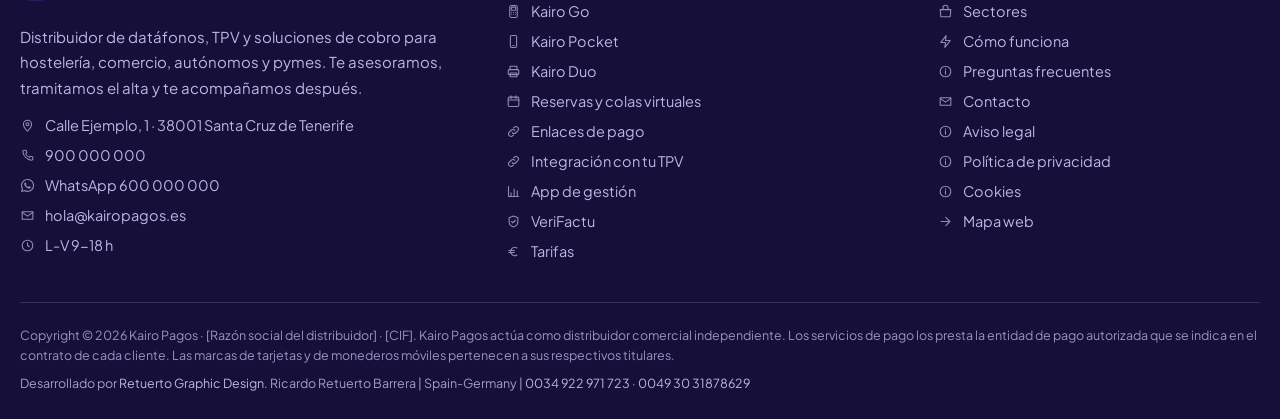
<file: terminales.html>
<!DOCTYPE html>
<html lang="es">
<head>
<meta charset="utf-8">
<meta name="viewport" content="width=device-width, initial-scale=1">
<title>Datáfonos y TPV | Kairo Pagos</title>
<meta name="description" content="Kairo Go, el datáfono más rápido con 4G y 10 h de batería; Kairo Pocket para pedidos y cobro en mesa; y Kairo Duo, TPV y datáfono todo en uno preparado para VeriFactu.">
<meta property="og:title" content="Datáfonos y TPV | Kairo Pagos">
<meta property="og:description" content="Kairo Go, el datáfono más rápido con 4G y 10 h de batería; Kairo Pocket para pedidos y cobro en mesa; y Kairo Duo, TPV y datáfono todo en uno preparado para VeriFactu.">
<meta property="og:type" content="website">
<link rel="canonical" href="https://retuertographic.github.io/Djo/terminales.html">
<link rel="preconnect" href="https://fonts.googleapis.com">
<link rel="preconnect" href="https://fonts.gstatic.com" crossorigin>
<link href="https://fonts.googleapis.com/css2?family=Plus+Jakarta+Sans:wght@400;500;600;700&family=Space+Grotesk:wght@500;600;700&family=Caveat:wght@600&display=swap" rel="stylesheet">
<link rel="stylesheet" href="assets/styles.css">
<link rel="icon" href="assets/favicon.svg" type="image/svg+xml">
<meta name="theme-color" content="#3B2A8C">
</head>
<body>
<div class="topbar"><div class="wrap">
  <div class="tb-items">
    <span><svg viewBox="0 0 24 24" fill="none" stroke="currentColor" stroke-width="1.7" stroke-linecap="round" stroke-linejoin="round" aria-hidden="true"><path d="M6.5 3.5h3l1.5 4-2 1.5a12 12 0 0 0 6 6l1.5-2 4 1.5v3a2 2 0 0 1-2.2 2A16.5 16.5 0 0 1 4.5 5.7 2 2 0 0 1 6.5 3.5Z"/></svg><a href="tel:+34900000000">900 000 000</a></span>
    <span><svg viewBox="0 0 24 24" fill="none" stroke="currentColor" stroke-width="1.7" stroke-linecap="round" stroke-linejoin="round" aria-hidden="true"><path d="M3.5 6h17v12h-17z"/><path d="m3.5 7 8.5 6 8.5-6"/></svg><a href="mailto:hola@kairopagos.es">hola@kairopagos.es</a></span>
  </div>
  <div class="tb-items">
    <span><svg viewBox="0 0 24 24" fill="none" stroke="currentColor" stroke-width="1.7" stroke-linecap="round" stroke-linejoin="round" aria-hidden="true"><circle cx="12" cy="12" r="8.5"/><path d="M12 7.5V12l3 2"/></svg>L-V 9-18 h</span>
    <span><svg viewBox="0 0 24 24" fill="none" stroke="currentColor" stroke-width="1.7" stroke-linecap="round" stroke-linejoin="round" aria-hidden="true"><path d="M13 2.5 4.5 13.5H12l-1 8 8.5-11H12z"/></svg>Entrega en 24-48 h</span>
  </div>
</div></div>

<header class="site-header"><div class="wrap">
  <a class="brand" href="index.html"><svg class="logo" viewBox="0 0 190 40" role="img" aria-label="Kairo Pagos"><rect x="0" y="2" width="36" height="36" rx="10" fill="#5B45C7"/><path d="M12 12v16M12 20l8-8M12 20l8 8" stroke="#fff" stroke-width="3" fill="none" stroke-linecap="round" stroke-linejoin="round"/><path d="M24.5 15a7 7 0 0 1 0 10" stroke="#FF8A5B" stroke-width="2.6" fill="none" stroke-linecap="round"/><text x="46" y="27.5" font-family="Space Grotesk, Arial, sans-serif" font-size="22" font-weight="700" fill="#17152A">Kairo<tspan fill="#5B45C7" font-weight="500"> pagos</tspan></text></svg></a>
  <button class="nav-toggle" id="navToggle" aria-expanded="false" aria-controls="mainNav" aria-label="Abrir menú"><svg viewBox="0 0 24 24" fill="none" stroke="currentColor" stroke-width="1.7" stroke-linecap="round" stroke-linejoin="round" aria-hidden="true"><path d="M4 7h16M4 12h16M4 17h16"/></svg></button>
  <nav class="main-nav" id="mainNav" aria-label="Navegación principal">
    <ul>
      <li><a href="index.html">Inicio</a></li><li><a href="terminales.html" class="active">Datáfonos</a></li><li><a href="soluciones.html">Soluciones</a></li><li><a href="sectores.html">Sectores</a></li><li><a href="tarifas.html">Tarifas</a></li><li><a href="como-funciona.html">Cómo funciona</a></li><li><a href="preguntas-frecuentes.html">Preguntas</a></li><li><a href="contacto.html">Contacto</a></li>
      <li class="nav-mas" hidden>
        <button type="button" aria-expanded="false" aria-haspopup="true">Más <svg viewBox="0 0 24 24" fill="none" stroke="currentColor" stroke-width="1.7" stroke-linecap="round" stroke-linejoin="round" aria-hidden="true"><path d="m6.5 9.5 5.5 5 5.5-5"/></svg></button>
        <ul class="nav-drop"></ul>
      </li>
      <li class="cta"><a class="btn btn-primary" href="contacto.html"><svg viewBox="0 0 24 24" fill="none" stroke="currentColor" stroke-width="1.7" stroke-linecap="round" stroke-linejoin="round" aria-hidden="true"><rect x="6" y="2.5" width="12" height="19" rx="2.5"/><rect x="8.5" y="5" width="7" height="5" rx="1"/><path d="M9 13.5h.01M12 13.5h.01M15 13.5h.01M9 16.5h.01M12 16.5h.01M15 16.5h.01"/></svg>Pide tu terminal</a></li>
    </ul>
  </nav>
</div></header>

<main>
<div class="page-head"><div class="wrap">
  <div class="crumbs"><a href="index.html">Inicio</a><span>/</span>Datáfonos</div>
  <h1>Datáfonos y TPV</h1>
  <p>Elige el equipo según dónde cobras. Todos aceptan las principales tarjetas, pagos sin contacto y monederos móviles, y se gestionan desde la misma app.</p>
</div></div>
<section class="" id="go"><div class="wrap">
  <div class="ficha">
    <div class="ficha-img"><svg class="device" viewBox="0 -20 200 330" aria-hidden="true">
  
  <rect x="30" y="10" width="140" height="290" rx="26" fill="#17152A"/>
  <rect x="42" y="26" width="116" height="150" rx="12" fill="#F6F5FA"/>
  <text x="100" y="58" text-anchor="middle" font-family="Plus Jakarta Sans, Arial" font-size="11" fill="#62607A">Total</text>
  <text x="100" y="92" text-anchor="middle" font-family="Space Grotesk, Arial" font-size="28" font-weight="700" fill="#17152A">18,90 €</text>
  <path d="M92 118a12 12 0 0 1 0 22M100 112a20 20 0 0 1 0 34M108 106a28 28 0 0 1 0 46" stroke="#5B45C7" stroke-width="3.5" fill="none" stroke-linecap="round"/>
  <rect x="58" y="158" width="84" height="10" rx="5" fill="#E4E2EE"/>
  <g fill="#2F2D40">
    <rect x="46" y="190" width="32" height="22" rx="6"/><rect x="84" y="190" width="32" height="22" rx="6"/><rect x="122" y="190" width="32" height="22" rx="6"/>
    <rect x="46" y="218" width="32" height="22" rx="6"/><rect x="84" y="218" width="32" height="22" rx="6"/><rect x="122" y="218" width="32" height="22" rx="6"/>
    <rect x="46" y="246" width="32" height="22" rx="6"/><rect x="84" y="246" width="32" height="22" rx="6"/><rect x="122" y="246" width="32" height="22" rx="6" fill="#FF8A5B"/>
  </g>
  <rect x="80" y="278" width="40" height="5" rx="2.5" fill="#5B45C7"/>
</svg></div>
    <div>
      <span class="eyebrow-dark">Datáfono</span>
      <h2>Kairo Go</h2>
      <p class="entradilla">Nuestro datáfono más rápido, que se mueve con tu negocio.</p>
      <ul class="checks"><li><svg viewBox="0 0 24 24" fill="none" stroke="currentColor" stroke-width="1.7" stroke-linecap="round" stroke-linejoin="round" aria-hidden="true"><path d="m4.5 12.5 4.5 4.5 10.5-10.5"/></svg><span><b>Pagos ultrarrápidos</b>El cobro se procesa en segundos.</span></li><li><svg viewBox="0 0 24 24" fill="none" stroke="currentColor" stroke-width="1.7" stroke-linecap="round" stroke-linejoin="round" aria-hidden="true"><path d="m4.5 12.5 4.5 4.5 10.5-10.5"/></svg><span><b>4G integrado</b>Si el wifi se cae, pasa al 4G y nunca pierdes un cobro.</span></li><li><svg viewBox="0 0 24 24" fill="none" stroke="currentColor" stroke-width="1.7" stroke-linecap="round" stroke-linejoin="round" aria-hidden="true"><path d="m4.5 12.5 4.5 4.5 10.5-10.5"/></svg><span><b>10 horas de batería</b>Para toda la jornada, de la barra a la terraza.</span></li><li><svg viewBox="0 0 24 24" fill="none" stroke="currentColor" stroke-width="1.7" stroke-linecap="round" stroke-linejoin="round" aria-hidden="true"><path d="m4.5 12.5 4.5 4.5 10.5-10.5"/></svg><span><b>Propinas, cuenta dividida y devoluciones</b>Pantalla opcional de propina antes del pago y devoluciones en un momento.</span></li></ul>
      <div class="btn-par" style="margin-top:22px"><a class="btn btn-primary" href="contacto.html?interes=Kairo%20Go"><svg viewBox="0 0 24 24" fill="none" stroke="currentColor" stroke-width="1.7" stroke-linecap="round" stroke-linejoin="round" aria-hidden="true"><path d="M3.5 6h17v12h-17z"/><path d="m3.5 7 8.5 6 8.5-6"/></svg>Lo quiero</a><a class="btn btn-ghost" href="tarifas.html">Ver tarifas</a></div>
    </div>
  </div>
</div></section>
<section class="alt" id="pocket"><div class="wrap">
  <div class="ficha invertida">
    <div class="ficha-img"><svg class="device" viewBox="0 0 200 320" aria-hidden="true">
  <rect x="30" y="10" width="140" height="300" rx="24" fill="#17152A"/>
  <rect x="40" y="26" width="120" height="268" rx="14" fill="#F6F5FA"/>
  <rect x="80" y="16" width="40" height="5" rx="2.5" fill="#2F2D40"/>
  <text x="100" y="80" text-anchor="middle" font-family="Plus Jakarta Sans, Arial" font-size="12" fill="#62607A">Cobrar</text>
  <text x="100" y="116" text-anchor="middle" font-family="Space Grotesk, Arial" font-size="30" font-weight="700" fill="#17152A">42,00 €</text>
  <circle cx="100" cy="182" r="34" fill="#EEEBFB"/>
  <path d="M92 168a16 16 0 0 1 0 28M100 162a24 24 0 0 1 0 40M108 156a32 32 0 0 1 0 52" stroke="#5B45C7" stroke-width="4" fill="none" stroke-linecap="round"/>
  <text x="100" y="244" text-anchor="middle" font-family="Plus Jakarta Sans, Arial" font-size="11" fill="#62607A">Acerca la tarjeta</text>
  <rect x="58" y="258" width="84" height="22" rx="11" fill="#5B45C7"/>
</svg></div>
    <div>
      <span class="eyebrow-dark">Datáfono portátil</span>
      <h2>Kairo Pocket</h2>
      <p class="entradilla">Anota pedidos y cobra desde el mismo dispositivo, en la mesa.</p>
      <ul class="checks"><li><svg viewBox="0 0 24 24" fill="none" stroke="currentColor" stroke-width="1.7" stroke-linecap="round" stroke-linejoin="round" aria-hidden="true"><path d="m4.5 12.5 4.5 4.5 10.5-10.5"/></svg><span><b>Pedido y cobro en uno</b>Toma la comanda en la mesa y cóbrala sin volver a la barra.</span></li><li><svg viewBox="0 0 24 24" fill="none" stroke="currentColor" stroke-width="1.7" stroke-linecap="round" stroke-linejoin="round" aria-hidden="true"><path d="m4.5 12.5 4.5 4.5 10.5-10.5"/></svg><span><b>Contactless y monederos</b>Las principales tarjetas sin contacto, Apple Pay y Google Pay.</span></li><li><svg viewBox="0 0 24 24" fill="none" stroke="currentColor" stroke-width="1.7" stroke-linecap="round" stroke-linejoin="round" aria-hidden="true"><path d="m4.5 12.5 4.5 4.5 10.5-10.5"/></svg><span><b>Wifi o 4G automático</b>Se conecta solo a la red disponible.</span></li><li><svg viewBox="0 0 24 24" fill="none" stroke="currentColor" stroke-width="1.7" stroke-linecap="round" stroke-linejoin="round" aria-hidden="true"><path d="m4.5 12.5 4.5 4.5 10.5-10.5"/></svg><span><b>Cabe en el bolsillo</b>Ligero y siempre a mano en hora punta.</span></li></ul>
      <div class="btn-par" style="margin-top:22px"><a class="btn btn-primary" href="contacto.html?interes=Kairo%20Pocket"><svg viewBox="0 0 24 24" fill="none" stroke="currentColor" stroke-width="1.7" stroke-linecap="round" stroke-linejoin="round" aria-hidden="true"><path d="M3.5 6h17v12h-17z"/><path d="m3.5 7 8.5 6 8.5-6"/></svg>Lo quiero</a><a class="btn btn-ghost" href="tarifas.html">Ver tarifas</a></div>
    </div>
  </div>
</div></section>
<section class="" id="duo"><div class="wrap">
  <div class="ficha">
    <div class="ficha-img"><svg class="device" viewBox="0 -20 200 360" aria-hidden="true">
  <rect x="46" y="4" width="108" height="26" rx="6" fill="#2F2D40"/><rect x="58" y="-14" width="84" height="24" fill="#fff" stroke="#E4E2EE"/>
  <rect x="30" y="10" width="140" height="320" rx="26" fill="#17152A"/>
  <rect x="42" y="26" width="116" height="150" rx="12" fill="#F6F5FA"/>
  <text x="100" y="58" text-anchor="middle" font-family="Plus Jakarta Sans, Arial" font-size="11" fill="#62607A">Total</text>
  <text x="100" y="92" text-anchor="middle" font-family="Space Grotesk, Arial" font-size="28" font-weight="700" fill="#17152A">62,35 €</text>
  <path d="M92 118a12 12 0 0 1 0 22M100 112a20 20 0 0 1 0 34M108 106a28 28 0 0 1 0 46" stroke="#5B45C7" stroke-width="3.5" fill="none" stroke-linecap="round"/>
  <rect x="58" y="158" width="84" height="10" rx="5" fill="#E4E2EE"/>
  <g fill="#2F2D40">
    <rect x="46" y="190" width="32" height="22" rx="6"/><rect x="84" y="190" width="32" height="22" rx="6"/><rect x="122" y="190" width="32" height="22" rx="6"/>
    <rect x="46" y="218" width="32" height="22" rx="6"/><rect x="84" y="218" width="32" height="22" rx="6"/><rect x="122" y="218" width="32" height="22" rx="6"/>
    <rect x="46" y="246" width="32" height="22" rx="6"/><rect x="84" y="246" width="32" height="22" rx="6"/><rect x="122" y="246" width="32" height="22" rx="6" fill="#FF8A5B"/>
  </g>
  <rect x="80" y="308" width="40" height="5" rx="2.5" fill="#5B45C7"/>
</svg></div>
    <div>
      <span class="eyebrow-dark">TPV + datáfono</span>
      <h2>Kairo Duo</h2>
      <p class="entradilla">El TPV y el datáfono en un solo equipo, preparado para VeriFactu.</p>
      <ul class="checks"><li><svg viewBox="0 0 24 24" fill="none" stroke="currentColor" stroke-width="1.7" stroke-linecap="round" stroke-linejoin="round" aria-hidden="true"><path d="m4.5 12.5 4.5 4.5 10.5-10.5"/></svg><span><b>Todo en uno</b>Toma de pedidos, cobro, impresión de tiques y cierre de caja.</span></li><li><svg viewBox="0 0 24 24" fill="none" stroke="currentColor" stroke-width="1.7" stroke-linecap="round" stroke-linejoin="round" aria-hidden="true"><path d="m4.5 12.5 4.5 4.5 10.5-10.5"/></svg><span><b>Impresora de alta velocidad</b>Cobra e imprime el recibo en segundos.</span></li><li><svg viewBox="0 0 24 24" fill="none" stroke="currentColor" stroke-width="1.7" stroke-linecap="round" stroke-linejoin="round" aria-hidden="true"><path d="m4.5 12.5 4.5 4.5 10.5-10.5"/></svg><span><b>Listo para VeriFactu</b>Registro seguro de cada venta con envío automático a la Agencia Tributaria.</span></li><li><svg viewBox="0 0 24 24" fill="none" stroke="currentColor" stroke-width="1.7" stroke-linecap="round" stroke-linejoin="round" aria-hidden="true"><path d="m4.5 12.5 4.5 4.5 10.5-10.5"/></svg><span><b>Menos equipos en el mostrador</b>Un único dispositivo para toda la operativa diaria.</span></li></ul>
      <div class="btn-par" style="margin-top:22px"><a class="btn btn-primary" href="contacto.html?interes=Kairo%20Duo"><svg viewBox="0 0 24 24" fill="none" stroke="currentColor" stroke-width="1.7" stroke-linecap="round" stroke-linejoin="round" aria-hidden="true"><path d="M3.5 6h17v12h-17z"/><path d="m3.5 7 8.5 6 8.5-6"/></svg>Lo quiero</a><a class="btn btn-ghost" href="tarifas.html">Ver tarifas</a></div>
    </div>
  </div>
</div></section>
<section><div class="wrap">
  <div class="section-head"><h2>Comparativa rápida</h2><p>¿Dudas entre dos modelos? Aquí tienes las diferencias principales.</p></div>
  <div class="tabla-wrap"><table class="comparativa">
    <thead><tr><th></th><th>Kairo Go</th><th>Kairo Pocket</th><th>Kairo Duo</th></tr></thead>
    <tbody>
      <tr><td>Lo mejor para</td><td>Barra, mesa y terraza</td><td>Tomar pedidos y cobrar en mesa</td><td>Mostrador y caja</td></tr>
      <tr><td>Conexión</td><td>Wifi + 4G</td><td>Wifi + 4G</td><td>Wifi + 4G</td></tr>
      <tr><td>Toma de pedidos</td><td>—</td><td><svg viewBox="0 0 24 24" fill="none" stroke="currentColor" stroke-width="1.7" stroke-linecap="round" stroke-linejoin="round" aria-hidden="true"><path d="m4.5 12.5 4.5 4.5 10.5-10.5"/></svg></td><td><svg viewBox="0 0 24 24" fill="none" stroke="currentColor" stroke-width="1.7" stroke-linecap="round" stroke-linejoin="round" aria-hidden="true"><path d="m4.5 12.5 4.5 4.5 10.5-10.5"/></svg></td></tr>
      <tr><td>Impresora de tiques</td><td>—</td><td>—</td><td><svg viewBox="0 0 24 24" fill="none" stroke="currentColor" stroke-width="1.7" stroke-linecap="round" stroke-linejoin="round" aria-hidden="true"><path d="m4.5 12.5 4.5 4.5 10.5-10.5"/></svg> Alta velocidad</td></tr>
      <tr><td>Propinas y cuenta dividida</td><td><svg viewBox="0 0 24 24" fill="none" stroke="currentColor" stroke-width="1.7" stroke-linecap="round" stroke-linejoin="round" aria-hidden="true"><path d="m4.5 12.5 4.5 4.5 10.5-10.5"/></svg></td><td><svg viewBox="0 0 24 24" fill="none" stroke="currentColor" stroke-width="1.7" stroke-linecap="round" stroke-linejoin="round" aria-hidden="true"><path d="m4.5 12.5 4.5 4.5 10.5-10.5"/></svg></td><td><svg viewBox="0 0 24 24" fill="none" stroke="currentColor" stroke-width="1.7" stroke-linecap="round" stroke-linejoin="round" aria-hidden="true"><path d="m4.5 12.5 4.5 4.5 10.5-10.5"/></svg></td></tr>
      <tr><td>Preparado para VeriFactu</td><td>Con tu TPV compatible</td><td>Con tu TPV compatible</td><td><svg viewBox="0 0 24 24" fill="none" stroke="currentColor" stroke-width="1.7" stroke-linecap="round" stroke-linejoin="round" aria-hidden="true"><path d="m4.5 12.5 4.5 4.5 10.5-10.5"/></svg></td></tr>
    </tbody>
  </table></div>
  <p class="note-inline" style="margin-top:16px">¿Ya tienes TPV? Los datáfonos se integran con numerosos programas de punto de venta: el importe pasa del TPV al datáfono sin teclearlo. <a href="soluciones.html#integracion">Ver integración</a>.</p>
</div></section>
<section class="tight"><div class="wrap"><div class="panel">
  <h2>¿No sabes cuál elegir?</h2>
  <p>Te lo recomendamos según tu facturación y tu forma de trabajar. Muchos negocios combinan Kairo Duo en el mostrador con Kairo Pocket en la sala.</p>
  <div class="actions">
    <a class="btn btn-primary" href="contacto.html"><svg viewBox="0 0 24 24" fill="none" stroke="currentColor" stroke-width="1.7" stroke-linecap="round" stroke-linejoin="round" aria-hidden="true"><path d="M3.5 6h17v12h-17z"/><path d="m3.5 7 8.5 6 8.5-6"/></svg>Solicitar propuesta</a>
    <a class="btn btn-line" href="tel:+34900000000"><svg viewBox="0 0 24 24" fill="none" stroke="currentColor" stroke-width="1.7" stroke-linecap="round" stroke-linejoin="round" aria-hidden="true"><path d="M6.5 3.5h3l1.5 4-2 1.5a12 12 0 0 0 6 6l1.5-2 4 1.5v3a2 2 0 0 1-2.2 2A16.5 16.5 0 0 1 4.5 5.7 2 2 0 0 1 6.5 3.5Z"/></svg>900 000 000</a>
    <a class="btn btn-line" href="https://wa.me/34600000000" target="_blank" rel="noopener"><svg viewBox="0 0 448 512" fill="currentColor" aria-hidden="true"><path d="M380.9 97.1C339 55.1 283.2 32 223.9 32c-122.4 0-222 99.6-222 222 0 39.1 10.2 77.3 29.6 110.9L0 480l117.7-30.9c32.4 17.7 68.9 27 106.1 27h.1c122.3 0 224.1-99.6 224.1-222 0-59.3-25.2-115-67.1-157zm-157 341.6c-33.2 0-65.7-8.9-94-25.7l-6.7-4-69.8 18.3L72 359.2l-4.4-7c-18.5-29.4-28.2-63.3-28.2-98.2 0-101.7 82.8-184.5 184.6-184.5 49.3 0 95.6 19.2 130.4 54.1 34.8 34.9 56.2 81.2 56.1 130.5 0 101.8-84.9 184.6-186.6 184.6zm101.2-138.2c-5.5-2.8-32.8-16.2-37.9-18-5.1-1.9-8.8-2.8-12.5 2.8-3.7 5.6-14.3 18-17.6 21.8-3.2 3.7-6.5 4.2-12 1.4-32.6-16.3-54-29.1-75.5-66-5.7-9.8 5.7-9.1 16.3-30.3 1.8-3.7.9-6.9-.5-9.7-1.4-2.8-12.5-30.1-17.1-41.2-4.5-10.8-9.1-9.3-12.5-9.5-3.2-.2-6.9-.2-10.6-.2-3.7 0-9.7 1.4-14.8 6.9-5.1 5.6-19.4 19-19.4 46.3 0 27.3 19.9 53.7 22.6 57.4 2.8 3.7 39.1 59.7 94.8 83.8 35.2 15.2 49 16.5 66.6 13.9 10.7-1.6 32.8-13.4 37.4-26.4 4.6-13 4.6-24.1 3.2-26.4-1.3-2.5-5-3.9-10.5-6.6z"/></svg>WhatsApp</a>
  </div>
</div></div></section>
</main>
<footer class="site"><div class="wrap">
  <div class="foot-grid">
    <div>
      <a class="foot-brand" href="index.html"><svg class="logo" viewBox="0 0 190 40" role="img" aria-label="Kairo Pagos"><rect x="0" y="2" width="36" height="36" rx="10" fill="#5B45C7"/><path d="M12 12v16M12 20l8-8M12 20l8 8" stroke="#fff" stroke-width="3" fill="none" stroke-linecap="round" stroke-linejoin="round"/><path d="M24.5 15a7 7 0 0 1 0 10" stroke="#FF8A5B" stroke-width="2.6" fill="none" stroke-linecap="round"/><text x="46" y="27.5" font-family="Space Grotesk, Arial, sans-serif" font-size="22" font-weight="700" fill="#FFFFFF">Kairo<tspan fill="#FFB38A" font-weight="500"> pagos</tspan></text></svg></a>
      <p>Distribuidor de datáfonos, TPV y soluciones de cobro para hostelería, comercio, autónomos y pymes. Te asesoramos, tramitamos el alta y te acompañamos después.</p>
      <ul class="foot-links">
        <li><a href="contacto.html"><svg viewBox="0 0 24 24" fill="none" stroke="currentColor" stroke-width="1.7" stroke-linecap="round" stroke-linejoin="round" aria-hidden="true"><path d="M12 21s6.5-6 6.5-11a6.5 6.5 0 1 0-13 0C5.5 15 12 21 12 21Z"/><circle cx="12" cy="10" r="2.4"/></svg><span>Calle Ejemplo, 1 · 38001 Santa Cruz de Tenerife</span></a></li>
        <li><a href="tel:+34900000000"><svg viewBox="0 0 24 24" fill="none" stroke="currentColor" stroke-width="1.7" stroke-linecap="round" stroke-linejoin="round" aria-hidden="true"><path d="M6.5 3.5h3l1.5 4-2 1.5a12 12 0 0 0 6 6l1.5-2 4 1.5v3a2 2 0 0 1-2.2 2A16.5 16.5 0 0 1 4.5 5.7 2 2 0 0 1 6.5 3.5Z"/></svg><span>900 000 000</span></a></li>
        <li><a href="https://wa.me/34600000000" target="_blank" rel="noopener"><svg viewBox="0 0 448 512" fill="currentColor" aria-hidden="true"><path d="M380.9 97.1C339 55.1 283.2 32 223.9 32c-122.4 0-222 99.6-222 222 0 39.1 10.2 77.3 29.6 110.9L0 480l117.7-30.9c32.4 17.7 68.9 27 106.1 27h.1c122.3 0 224.1-99.6 224.1-222 0-59.3-25.2-115-67.1-157zm-157 341.6c-33.2 0-65.7-8.9-94-25.7l-6.7-4-69.8 18.3L72 359.2l-4.4-7c-18.5-29.4-28.2-63.3-28.2-98.2 0-101.7 82.8-184.5 184.6-184.5 49.3 0 95.6 19.2 130.4 54.1 34.8 34.9 56.2 81.2 56.1 130.5 0 101.8-84.9 184.6-186.6 184.6zm101.2-138.2c-5.5-2.8-32.8-16.2-37.9-18-5.1-1.9-8.8-2.8-12.5 2.8-3.7 5.6-14.3 18-17.6 21.8-3.2 3.7-6.5 4.2-12 1.4-32.6-16.3-54-29.1-75.5-66-5.7-9.8 5.7-9.1 16.3-30.3 1.8-3.7.9-6.9-.5-9.7-1.4-2.8-12.5-30.1-17.1-41.2-4.5-10.8-9.1-9.3-12.5-9.5-3.2-.2-6.9-.2-10.6-.2-3.7 0-9.7 1.4-14.8 6.9-5.1 5.6-19.4 19-19.4 46.3 0 27.3 19.9 53.7 22.6 57.4 2.8 3.7 39.1 59.7 94.8 83.8 35.2 15.2 49 16.5 66.6 13.9 10.7-1.6 32.8-13.4 37.4-26.4 4.6-13 4.6-24.1 3.2-26.4-1.3-2.5-5-3.9-10.5-6.6z"/></svg><span>WhatsApp 600 000 000</span></a></li>
        <li><a href="mailto:hola@kairopagos.es"><svg viewBox="0 0 24 24" fill="none" stroke="currentColor" stroke-width="1.7" stroke-linecap="round" stroke-linejoin="round" aria-hidden="true"><path d="M3.5 6h17v12h-17z"/><path d="m3.5 7 8.5 6 8.5-6"/></svg><span>hola@kairopagos.es</span></a></li>
        <li><a href="contacto.html"><svg viewBox="0 0 24 24" fill="none" stroke="currentColor" stroke-width="1.7" stroke-linecap="round" stroke-linejoin="round" aria-hidden="true"><circle cx="12" cy="12" r="8.5"/><path d="M12 7.5V12l3 2"/></svg><span>L-V 9-18 h</span></a></li>
      </ul>
    </div>
    <div><h4>Producto</h4><ul class="foot-links"><li><a href="terminales.html#go"><svg viewBox="0 0 24 24" fill="none" stroke="currentColor" stroke-width="1.7" stroke-linecap="round" stroke-linejoin="round" aria-hidden="true"><rect x="6" y="2.5" width="12" height="19" rx="2.5"/><rect x="8.5" y="5" width="7" height="5" rx="1"/><path d="M9 13.5h.01M12 13.5h.01M15 13.5h.01M9 16.5h.01M12 16.5h.01M15 16.5h.01"/></svg><span>Kairo Go</span></a></li><li><a href="terminales.html#pocket"><svg viewBox="0 0 24 24" fill="none" stroke="currentColor" stroke-width="1.7" stroke-linecap="round" stroke-linejoin="round" aria-hidden="true"><rect x="7" y="2.5" width="10" height="19" rx="2.2"/><path d="M11 18.5h2"/></svg><span>Kairo Pocket</span></a></li><li><a href="terminales.html#duo"><svg viewBox="0 0 24 24" fill="none" stroke="currentColor" stroke-width="1.7" stroke-linecap="round" stroke-linejoin="round" aria-hidden="true"><path d="M6.5 9V3.5h11V9"/><rect x="3.5" y="9" width="17" height="8" rx="2"/><path d="M6.5 14.5h11v6h-11z"/></svg><span>Kairo Duo</span></a></li><li><a href="soluciones.html#reservas"><svg viewBox="0 0 24 24" fill="none" stroke="currentColor" stroke-width="1.7" stroke-linecap="round" stroke-linejoin="round" aria-hidden="true"><rect x="3.5" y="5" width="17" height="15" rx="2"/><path d="M3.5 9.5h17M8 3v4M16 3v4"/></svg><span>Reservas y colas virtuales</span></a></li><li><a href="soluciones.html#enlaces"><svg viewBox="0 0 24 24" fill="none" stroke="currentColor" stroke-width="1.7" stroke-linecap="round" stroke-linejoin="round" aria-hidden="true"><path d="M10 14a4 4 0 0 0 5.66 0l3-3a4 4 0 0 0-5.66-5.66l-1 1"/><path d="M14 10a4 4 0 0 0-5.66 0l-3 3a4 4 0 0 0 5.66 5.66l1-1"/></svg><span>Enlaces de pago</span></a></li><li><a href="soluciones.html#integracion"><svg viewBox="0 0 24 24" fill="none" stroke="currentColor" stroke-width="1.7" stroke-linecap="round" stroke-linejoin="round" aria-hidden="true"><path d="M10 14a4 4 0 0 0 5.66 0l3-3a4 4 0 0 0-5.66-5.66l-1 1"/><path d="M14 10a4 4 0 0 0-5.66 0l-3 3a4 4 0 0 0 5.66 5.66l1-1"/></svg><span>Integración con tu TPV</span></a></li><li><a href="soluciones.html#app"><svg viewBox="0 0 24 24" fill="none" stroke="currentColor" stroke-width="1.7" stroke-linecap="round" stroke-linejoin="round" aria-hidden="true"><path d="M4 20V4"/><path d="M4 20h16"/><path d="M8 20v-6M13 20V8M18 20v-9"/></svg><span>App de gestión</span></a></li><li><a href="soluciones.html#verifactu"><svg viewBox="0 0 24 24" fill="none" stroke="currentColor" stroke-width="1.7" stroke-linecap="round" stroke-linejoin="round" aria-hidden="true"><path d="M12 3.2 19 6v6c0 4.4-3 7.6-7 8.8-4-1.2-7-4.4-7-8.8V6Z"/><path d="m9 12 2 2 4-4"/></svg><span>VeriFactu</span></a></li><li><a href="tarifas.html"><svg viewBox="0 0 24 24" fill="none" stroke="currentColor" stroke-width="1.7" stroke-linecap="round" stroke-linejoin="round" aria-hidden="true"><path d="M17.5 6.5a6.5 6.5 0 1 0 0 11"/><path d="M4.5 10.5h9M4.5 13.5h9"/></svg><span>Tarifas</span></a></li></ul></div>
    <div><h4>Información</h4><ul class="foot-links"><li><a href="sectores.html"><svg viewBox="0 0 24 24" fill="none" stroke="currentColor" stroke-width="1.7" stroke-linecap="round" stroke-linejoin="round" aria-hidden="true"><path d="M3.5 9h17l-1 11.5h-15z"/><path d="M8 9V6a4 4 0 0 1 8 0v3"/></svg><span>Sectores</span></a></li><li><a href="como-funciona.html"><svg viewBox="0 0 24 24" fill="none" stroke="currentColor" stroke-width="1.7" stroke-linecap="round" stroke-linejoin="round" aria-hidden="true"><path d="M13 2.5 4.5 13.5H12l-1 8 8.5-11H12z"/></svg><span>Cómo funciona</span></a></li><li><a href="preguntas-frecuentes.html"><svg viewBox="0 0 24 24" fill="none" stroke="currentColor" stroke-width="1.7" stroke-linecap="round" stroke-linejoin="round" aria-hidden="true"><circle cx="12" cy="12" r="8.5"/><path d="M12 11v5.5M12 7.8v.6"/></svg><span>Preguntas frecuentes</span></a></li><li><a href="contacto.html"><svg viewBox="0 0 24 24" fill="none" stroke="currentColor" stroke-width="1.7" stroke-linecap="round" stroke-linejoin="round" aria-hidden="true"><path d="M3.5 6h17v12h-17z"/><path d="m3.5 7 8.5 6 8.5-6"/></svg><span>Contacto</span></a></li><li><a href="aviso-legal.html"><svg viewBox="0 0 24 24" fill="none" stroke="currentColor" stroke-width="1.7" stroke-linecap="round" stroke-linejoin="round" aria-hidden="true"><circle cx="12" cy="12" r="8.5"/><path d="M12 11v5.5M12 7.8v.6"/></svg><span>Aviso legal</span></a></li><li><a href="politica-de-privacidad.html"><svg viewBox="0 0 24 24" fill="none" stroke="currentColor" stroke-width="1.7" stroke-linecap="round" stroke-linejoin="round" aria-hidden="true"><circle cx="12" cy="12" r="8.5"/><path d="M12 11v5.5M12 7.8v.6"/></svg><span>Política de privacidad</span></a></li><li><a href="cookies.html"><svg viewBox="0 0 24 24" fill="none" stroke="currentColor" stroke-width="1.7" stroke-linecap="round" stroke-linejoin="round" aria-hidden="true"><circle cx="12" cy="12" r="8.5"/><path d="M12 11v5.5M12 7.8v.6"/></svg><span>Cookies</span></a></li><li><a href="mapa-web.html"><svg viewBox="0 0 24 24" fill="none" stroke="currentColor" stroke-width="1.7" stroke-linecap="round" stroke-linejoin="round" aria-hidden="true"><path d="M5 12h13"/><path d="m12.5 5.5 6.5 6.5-6.5 6.5"/></svg><span>Mapa web</span></a></li></ul></div>
  </div>
  <div class="foot-bottom">
    <p class="foot-legal-text">Copyright © 2026 Kairo Pagos · [Razón social del distribuidor] · [CIF]. Kairo Pagos actúa como distribuidor comercial independiente. Los servicios de pago los presta la entidad de pago autorizada que se indica en el contrato de cada cliente. Las marcas de tarjetas y de monederos móviles pertenecen a sus respectivos titulares.</p>
    <p class="foot-credit">Desarrollado por <a href="https://retuertographicdesign.com/" target="_blank" rel="noopener">Retuerto Graphic Design</a>. Ricardo Retuerto Barrera | Spain-Germany | <a href="tel:0034922971723">0034 922 971 723</a> · <a href="tel:00493031878629">0049 30 31878629</a></p>
  </div>
</div></footer>
<button class="arriba" type="button" id="irArriba" hidden aria-label="Volver arriba" title="Volver arriba"><svg viewBox="0 0 24 24" fill="none" stroke="currentColor" stroke-width="1.7" stroke-linecap="round" stroke-linejoin="round" aria-hidden="true"><path d="M12 19V6"/><path d="m5.5 12.5 6.5-6.5 6.5 6.5"/></svg></button>
<a class="wa" href="https://wa.me/34600000000" target="_blank" rel="noopener" aria-label="Escríbenos por WhatsApp"><svg viewBox="0 0 448 512" fill="currentColor" aria-hidden="true"><path d="M380.9 97.1C339 55.1 283.2 32 223.9 32c-122.4 0-222 99.6-222 222 0 39.1 10.2 77.3 29.6 110.9L0 480l117.7-30.9c32.4 17.7 68.9 27 106.1 27h.1c122.3 0 224.1-99.6 224.1-222 0-59.3-25.2-115-67.1-157zm-157 341.6c-33.2 0-65.7-8.9-94-25.7l-6.7-4-69.8 18.3L72 359.2l-4.4-7c-18.5-29.4-28.2-63.3-28.2-98.2 0-101.7 82.8-184.5 184.6-184.5 49.3 0 95.6 19.2 130.4 54.1 34.8 34.9 56.2 81.2 56.1 130.5 0 101.8-84.9 184.6-186.6 184.6zm101.2-138.2c-5.5-2.8-32.8-16.2-37.9-18-5.1-1.9-8.8-2.8-12.5 2.8-3.7 5.6-14.3 18-17.6 21.8-3.2 3.7-6.5 4.2-12 1.4-32.6-16.3-54-29.1-75.5-66-5.7-9.8 5.7-9.1 16.3-30.3 1.8-3.7.9-6.9-.5-9.7-1.4-2.8-12.5-30.1-17.1-41.2-4.5-10.8-9.1-9.3-12.5-9.5-3.2-.2-6.9-.2-10.6-.2-3.7 0-9.7 1.4-14.8 6.9-5.1 5.6-19.4 19-19.4 46.3 0 27.3 19.9 53.7 22.6 57.4 2.8 3.7 39.1 59.7 94.8 83.8 35.2 15.2 49 16.5 66.6 13.9 10.7-1.6 32.8-13.4 37.4-26.4 4.6-13 4.6-24.1 3.2-26.4-1.3-2.5-5-3.9-10.5-6.6z"/></svg></a>

<script src="assets/site.js"></script>
</body>
</html>
</file>
<file: assets/styles.css>
/* Kairo Pagos — hoja de estilo única del sitio */

:root{
  /* Paleta corporativa (se mantienen los nombres de variable) */
  --green:#3B2A8C;
  --green-mid:#5B45C7;
  --green-dark:#251A5E;
  --green-deep:#160F3A;
  --green-soft:#EEEBFB;

  --ink:#17152A;
  --body:#2F2D40;
  --muted:#62607A;
  --line:#E4E2EE;
  --bg:#F6F5FA;
  --card:#FFFFFF;
  --ok:#3B2A8C;

  --radius:12px;
  --shadow:0 1px 2px rgba(37,26,94,.06), 0 8px 24px rgba(37,26,94,.07);
  --shadow-lg:0 12px 40px rgba(37,26,94,.16);
  --wrap:1280px;
  --font:"Plus Jakarta Sans","Segoe UI",system-ui,-apple-system,"Helvetica Neue",Arial,sans-serif;
  --font-display:"Space Grotesk","Plus Jakarta Sans",system-ui,sans-serif;
  --font-hand:"Caveat",cursive;
}

*,*::before,*::after{box-sizing:border-box}
html{scroll-behavior:smooth}
body{
  margin:0;background:var(--bg);color:var(--body);
  font-family:var(--font);font-size:16.5px;line-height:1.68;font-weight:400;
  -webkit-font-smoothing:antialiased;
}
img{max-width:100%;display:block}
/* Tamaño por defecto de los iconos en línea; cualquier regla con clase lo sobrescribe. */
svg{width:1em;height:1em;vertical-align:-.1em;flex:none}
a{color:var(--green);text-decoration:none}
a:hover{text-decoration:underline}
h1,h2,h3,h4{line-height:1.2;margin:0 0 .5em;color:var(--ink);font-weight:600;letter-spacing:-.005em}
h1,h2{font-family:var(--font-display);font-weight:700;letter-spacing:-.015em}
h3,h4{font-weight:600}
h1{font-size:clamp(28px,4.4vw,44px)}
h2{font-size:clamp(23px,3vw,32px)}
h3{font-size:18px}
p{margin:0 0 1em}
.wrap{max-width:var(--wrap);margin:0 auto;padding:0 20px}
.sr-only{position:absolute;width:1px;height:1px;overflow:hidden;clip:rect(0 0 0 0);white-space:nowrap}

/* ---------- Barra superior ---------- */
.topbar{background:var(--green-deep);color:#C9C3EC;font-size:13.5px}
.topbar .wrap{display:flex;flex-wrap:wrap;gap:8px 22px;align-items:center;justify-content:space-between;padding-top:8px;padding-bottom:8px}
.topbar a{color:#fff}
.topbar .tb-items{display:flex;flex-wrap:wrap;gap:8px 20px;align-items:center}
.topbar .tb-items span{display:inline-flex;align-items:center;gap:7px}
.topbar svg{width:15px;height:15px;flex:none;opacity:.85}

/* ---------- Cabecera ---------- */
.site-header{position:sticky;top:0;z-index:40;background:#fff;border-bottom:1px solid var(--line)}
.site-header .wrap{display:flex;align-items:center;justify-content:space-between;gap:16px;padding-top:12px;padding-bottom:12px}
.brand{display:flex;align-items:center;gap:12px;text-decoration:none}
.brand:hover{text-decoration:none}
.brand img{height:38px;width:auto;flex:none}
@media (max-width:420px){ .brand img{height:31px} }

.nav-toggle{
  display:none;background:#fff;border:1px solid var(--line);border-radius:9px;
  padding:9px 11px;cursor:pointer;color:var(--green);
}
.nav-toggle svg{width:20px;height:20px;display:block}

.main-nav ul{display:flex;align-items:center;gap:2px;list-style:none;margin:0;padding:0}
.main-nav a{
  display:block;padding:8px 9px;border-radius:8px;font-size:13.5px;font-weight:600;
  color:var(--green-dark);text-decoration:none;white-space:nowrap;
}
.main-nav a:hover{background:var(--green-soft);text-decoration:none}
.main-nav a.active{color:var(--green);background:var(--green-soft)}
.main-nav .cta{margin-left:8px}

/* Menú: elementos recogidos en «Más» */
.nav-mas{position:relative}
.nav-mas > button{
  display:flex;align-items:center;gap:5px;
  font-family:var(--font);font-size:13.5px;font-weight:600;
  color:var(--green-dark);background:none;border:0;cursor:pointer;
  padding:8px 9px;border-radius:8px;
}
.nav-mas > button:hover{background:var(--green-soft)}
.nav-mas > button svg{width:14px;height:14px;transition:transform .15s ease}
.nav-mas.abierto > button svg{transform:rotate(180deg)}
.nav-mas.tiene-activo > button{color:var(--green);background:var(--green-soft)}
.nav-drop{
  display:none;position:absolute;right:0;top:calc(100% + 6px);
  min-width:210px;background:#fff;border:1px solid var(--line);
  border-radius:10px;box-shadow:var(--shadow-lg);padding:6px;
  flex-direction:column;align-items:stretch;gap:0;z-index:50;
}
.nav-mas.abierto .nav-drop{display:flex}
.nav-drop a{display:block;padding:9px 12px;white-space:nowrap}
.main-nav a.btn-primary{color:#fff;padding:10px 18px}
.main-nav a.btn-primary:hover{color:#fff;background:var(--green-dark)}

@media (max-width:1100px){
  .nav-toggle{display:block}
  .main-nav{
    display:none;position:absolute;left:0;right:0;top:100%;
    background:#fff;border-bottom:1px solid var(--line);box-shadow:var(--shadow-lg);
  }
  .main-nav.open{display:block}
  .main-nav ul{flex-direction:column;align-items:stretch;gap:0;padding:8px 14px 16px}
  .main-nav a{padding:12px 10px;border-radius:8px;font-size:15.5px}
  .main-nav .cta{margin:10px 0 0;text-align:center}
}

/* ---------- Botones ---------- */
.btn{
  display:inline-flex;align-items:center;justify-content:center;gap:8px;
  padding:12px 22px;border-radius:999px;font-weight:500;font-size:15.5px;
  text-decoration:none;border:1px solid transparent;cursor:pointer;transition:.15s ease;
  font-family:var(--font);
}
.btn:hover{text-decoration:none;transform:translateY(-1px)}
.btn-primary{background:var(--green);color:#fff;border-color:var(--green)}
.btn-primary:hover{background:var(--green-dark);border-color:var(--green-dark)}
.btn-navy{background:var(--green-dark);color:#fff}
.btn-navy:hover{background:var(--green-deep)}
.btn-ghost{background:#fff;color:var(--green);border-color:var(--line)}
.btn-ghost:hover{border-color:var(--green);background:var(--green-soft)}
.btn-line{background:transparent;color:#fff;border-color:rgba(255,255,255,.5)}
.btn-line:hover{background:rgba(255,255,255,.14)}
.btn svg{width:17px;height:17px}
/* Sobre fondo verde, el botón principal se invierte */
.hero .btn-primary,.panel .btn-primary,.page-head .btn-primary{
  background:#fff;color:var(--green);border-color:#fff;
}
.hero .btn-primary:hover,.panel .btn-primary:hover,.page-head .btn-primary:hover{
  background:var(--green-soft);border-color:var(--green-soft);color:var(--green-dark);
}

/* ---------- Hero ---------- */
.hero{
  background:
    radial-gradient(1100px 460px at 80% -12%, rgba(91,69,199,.55) 0%, rgba(91,69,199,0) 62%),
    linear-gradient(160deg,var(--green-dark) 0%,var(--green) 58%,#4A36A8 100%);
  color:#fff;padding:68px 0 76px;position:relative;overflow:hidden;
}
.hero::after{
  content:"";position:absolute;inset:auto -10% -55% 55%;height:520px;
  background:radial-gradient(closest-side, rgba(255,255,255,.10), transparent 70%);
}
.hero h1{color:#fff;max-width:19ch}
.hero .lead{font-size:clamp(16.5px,1.8vw,19px);color:#DEDAF5;max-width:60ch;margin-bottom:28px}
.hero .eyebrow{
  display:inline-block;font-size:12.5px;font-weight:500;letter-spacing:.16em;text-transform:uppercase;
  color:#FFB38A;margin-bottom:18px;
}
.hero .respaldo{
  font-family:var(--font-hand);font-size:30px;line-height:1;color:#FFB38A;
  display:inline-block;margin-top:24px;transform:rotate(-2.5deg);
}
.hero .actions{display:flex;flex-wrap:wrap;gap:12px;position:relative;z-index:1}
.hero-stats{
  display:grid;grid-template-columns:repeat(auto-fit,minmax(150px,1fr));gap:14px;
  margin-top:44px;position:relative;z-index:1;
}
.hero-stats div{
  background:rgba(255,255,255,.07);border:1px solid rgba(255,255,255,.14);
  border-radius:var(--radius);padding:16px 18px;
}
.hero-stats b{display:block;font-size:26px;color:#fff;line-height:1.1}
.hero-stats span{font-size:13.5px;color:#C3BCE8}

/* ---------- Cabecera de página interior ---------- */
.page-head{
  background:linear-gradient(160deg,var(--green-dark) 0%,var(--green) 100%);
  color:#fff;padding:46px 0 52px;
}
.page-head h1{color:#fff;margin-bottom:.35em}
.page-head p{color:#DCD8F3;max-width:72ch;margin:0;font-size:17px}
.crumbs{font-size:13.5px;color:#B3ABE0;margin-bottom:14px}
.crumbs a{color:#DCD8F3}
.crumbs span{opacity:.55;margin:0 7px}

/* ---------- Secciones ---------- */
section{padding:56px 0}
section.tight{padding:40px 0}
.section-head{max-width:70ch;margin-bottom:30px}
.section-head p{color:var(--muted);margin:0;font-size:17px}
.alt{background:#fff;border-top:1px solid var(--line);border-bottom:1px solid var(--line)}

/* ---------- Rejillas y tarjetas ---------- */
.grid{display:grid;gap:18px}
.g2{grid-template-columns:repeat(auto-fit,minmax(300px,1fr))}
.g3{grid-template-columns:repeat(auto-fit,minmax(280px,1fr))}
.g4{grid-template-columns:repeat(auto-fit,minmax(235px,1fr))}
.g3-blog{grid-template-columns:1fr}
@media (min-width:620px){.g3-blog{grid-template-columns:repeat(2,1fr)}}
@media (min-width:1000px){.g3-blog{grid-template-columns:repeat(3,1fr)}}

.card{
  background:var(--card);border:1px solid var(--line);border-radius:var(--radius);
  padding:24px;box-shadow:var(--shadow);transition:.18s ease;
}
.card h3{margin-bottom:.45em;overflow-wrap:anywhere}
.card p{color:var(--muted);margin:0;font-size:15px;overflow-wrap:anywhere}
.card .more{display:inline-flex;align-items:center;gap:6px;margin-top:14px;font-weight:600;font-size:14.5px;white-space:nowrap;color:var(--green)}
a.card{display:block;text-decoration:none;color:inherit}
a.card:hover{text-decoration:none;transform:translateY(-3px);box-shadow:var(--shadow-lg);border-color:#CFC8EE}

.card .ico{
  width:44px;height:44px;border-radius:10px;background:var(--green-soft);color:var(--green);
  display:grid;place-items:center;margin-bottom:14px;
}
.card .ico svg{width:23px;height:23px}
.card.gold .ico{background:#F1EDE1;color:#8A6A33}

/* Producto */
.prod{display:flex;flex-direction:column}
.prod h3{font-size:17px;display:flex;align-items:baseline;gap:8px}
.prod p{flex:1}
.prod .more{margin-top:auto;padding-top:12px}


/* Lista con check */
.checks{list-style:none;margin:0;padding:0;display:grid;gap:12px}
.checks li{display:flex;gap:11px;align-items:flex-start;color:var(--muted);font-size:15.5px}
.checks svg{width:20px;height:20px;flex:none;color:var(--ok);margin-top:2px}
.checks b{color:var(--ink);display:block;font-weight:650}

/* Bloque destacado */
.panel{
  background:linear-gradient(150deg,var(--green-dark) 0%,var(--green) 100%);
  color:#fff;border-radius:16px;padding:36px 34px;box-shadow:var(--shadow-lg);
}
.panel h2,.panel h3{color:#fff}
.panel p{color:#DCD8F3}
.panel .actions{display:flex;flex-wrap:wrap;gap:12px;margin-top:22px}

/* Datos de contacto */
.info-list{list-style:none;margin:0;padding:0;display:grid;gap:18px}
.info-list li{display:flex;gap:14px;align-items:flex-start}
.info-list .ico{
  width:40px;height:40px;border-radius:10px;background:var(--green-soft);color:var(--green);
  display:grid;place-items:center;flex:none;
}
.info-list .ico svg{width:19px;height:19px}
.info-list b{display:block;color:var(--green);font-size:14px;text-transform:uppercase;letter-spacing:.05em}
.info-list span,.info-list a{color:var(--muted);font-size:16px}

table.hours{border-collapse:collapse;width:100%;max-width:420px;font-size:15.5px}
table.hours td{padding:9px 0;border-bottom:1px solid var(--line);color:var(--muted)}
table.hours td:first-child{color:var(--ink);font-weight:600}
table.hours td:last-child{text-align:right;white-space:nowrap}
table.hours tr:last-child td{border-bottom:0}

/* Formulario */
form.contact{display:grid;gap:16px}
.field{display:grid;gap:6px}
.field label{font-size:14px;font-weight:600;color:var(--green)}
.field input,.field select,.field textarea{
  font-family:inherit;font-size:15.5px;color:var(--ink);
  padding:11px 13px;border:1px solid var(--line);border-radius:9px;background:#fff;width:100%;
}
.field textarea{min-height:130px;resize:vertical}
.field input:focus,.field select:focus,.field textarea:focus{outline:2px solid var(--green);outline-offset:1px;border-color:var(--green)}
.consent{display:flex;gap:10px;align-items:flex-start;font-size:13.5px;color:var(--muted);line-height:1.5}
.consent input{margin-top:3px}
.row2{display:grid;gap:16px;grid-template-columns:repeat(auto-fit,minmax(220px,1fr))}

/* Antetítulo oscuro sobre fondo claro */
.eyebrow-dark{
  display:block;font-size:12px;font-weight:600;letter-spacing:.15em;
  text-transform:uppercase;color:var(--green-mid);margin-bottom:10px;
}

/* Pensamientos equivocados */
.mito{
  background:#fff;border:1px solid var(--line);border-radius:var(--radius);
  padding:22px 24px;box-shadow:var(--shadow);
}
.mito-falso{
  font-family:var(--font-display);font-size:18px;line-height:1.35;
  color:var(--muted);margin:0 0 12px;padding-left:16px;
  border-left:3px solid #DDDAEA;font-style:italic;
}
.mito-real{margin:0;font-size:15px;color:var(--body)}
.mito-real::before{
  content:"En realidad";display:block;font-size:11.5px;font-weight:600;
  letter-spacing:.12em;text-transform:uppercase;color:var(--green);margin-bottom:5px;
}

/* Comparte esta página */
.compartir{display:flex;align-items:center;gap:9px;flex-wrap:wrap}
.compartir-t{font-size:13.5px;color:var(--muted);margin-right:2px}
.compartir-b{
  width:34px;height:34px;border-radius:50%;display:grid;place-items:center;
  background:#fff;border:1px solid var(--line);color:var(--green);cursor:pointer;
  padding:0;transition:.15s ease;
}
.compartir-b:hover{background:var(--green);color:#fff;border-color:var(--green);text-decoration:none}
.compartir-b svg{width:15px;height:15px}
.compartir-ok{font-size:13px;color:var(--green);font-weight:500}

/* Términos del diccionario dentro del texto */
a.dic{
  color:inherit;text-decoration:none;
  border-bottom:1px dotted var(--green-mid);
  cursor:help;
}
a.dic:hover,a.dic:focus{color:var(--green);border-bottom-style:solid;text-decoration:none}
.dic-pop{
  position:absolute;z-index:60;max-width:330px;
  background:var(--green-deep);color:#EAE7F8;border-radius:10px;
  padding:14px 16px;box-shadow:var(--shadow-lg);font-size:14px;line-height:1.5;
}
.dic-pop strong{display:block;color:#fff;font-size:14.5px;margin-bottom:5px}
.dic-pop p{margin:0 0 10px}
.dic-pop a{color:#FFB38A;font-size:13px;font-weight:500}
.dic-pop::after{
  content:"";position:absolute;left:50%;margin-left:-6px;
  border:6px solid transparent;border-top-color:var(--green-deep);bottom:-12px;
}
.dic-pop.abajo::after{bottom:auto;top:-12px;border-top-color:transparent;border-bottom-color:var(--green-deep)}

/* Redes sociales */
.topbar .social{display:inline-flex;align-items:center;gap:12px}
.topbar .social a{display:inline-flex;color:#C9C3EC}
.topbar .social a:hover{color:#fff}
.topbar .social svg{width:15px;height:15px}
.foot-social{display:flex;gap:10px;margin:-6px 0 16px}
.foot-social-link{
  width:34px;height:34px;border-radius:50%;display:grid;place-items:center;
  background:rgba(255,255,255,.08);color:#D9D4F2;
}
.foot-social-link:hover{background:#fff;color:var(--green-deep);text-decoration:none}
.foot-social-link svg{width:16px;height:16px}

/* Páginas legales */
.legal-layout{display:grid;grid-template-columns:270px 1fr;gap:44px;align-items:start}
@media (max-width:900px){.legal-layout{grid-template-columns:1fr;gap:28px}}
.legal-nav{
  position:sticky;top:110px;background:#fff;border:1px solid var(--line);
  border-radius:var(--radius);padding:22px;box-shadow:var(--shadow);
}
@media (max-width:900px){.legal-nav{position:static}}
.legal-nav h3{font-size:12.5px;text-transform:uppercase;letter-spacing:.08em;color:var(--muted);margin-bottom:10px}
.legal-body{max-width:74ch}
.legal-sec{scroll-margin-top:120px;margin-bottom:34px}
.legal-sec h2{font-size:24px;margin-bottom:.5em}
.legal-sec p{color:var(--body)}
.legal-sec h3{font-size:17px;margin:26px 0 .5em;color:var(--green-dark)}
.legal-version{
  margin-top:34px;padding-top:18px;border-top:1px solid var(--line);
  font-size:13.5px;color:var(--muted);
}
.tabla-scroll{overflow-x:auto;margin:18px 0 22px;-webkit-overflow-scrolling:touch}
table.datos{border-collapse:collapse;width:100%;font-size:13.5px;min-width:640px}
table.datos th{
  background:var(--green-soft);color:var(--green-dark);text-align:left;
  font-weight:600;padding:10px 12px;border:1px solid var(--line);white-space:nowrap;
}
table.datos td{padding:10px 12px;border:1px solid var(--line);color:var(--body);vertical-align:top}
table.datos td:first-child{font-family:ui-monospace,SFMono-Regular,Menlo,monospace;font-size:12.5px;word-break:break-all}
table.datos tbody tr:nth-child(even){background:#FBFAFE}
@media (max-width:700px){
  table.datos{min-width:0;display:block}
  table.datos thead{display:none}
  table.datos tbody,table.datos tr,table.datos td{display:block;width:100%}
  table.datos tr{border:1px solid var(--line);border-radius:10px;margin-bottom:12px;padding:6px 0}
  table.datos td{border:0;padding:7px 14px}
  table.datos td::before{
    content:attr(data-col);display:block;font-size:11px;font-weight:600;
    letter-spacing:.06em;text-transform:uppercase;color:var(--green);margin-bottom:2px;
  }
  table.datos td:first-child{word-break:break-all}
}

/* Vídeo incrustado */
.video{
  position:relative;padding-top:56.25%;border-radius:14px;overflow:hidden;
  box-shadow:var(--shadow-lg);background:var(--green-dark);
}
.video iframe{position:absolute;inset:0;width:100%;height:100%;border:0}
.video-alt{margin:12px 0 0;font-size:14px}
.video-alt a{display:inline-flex;align-items:center;gap:7px;color:var(--green)}

/* Pie: logotipo en blanco */
.foot-logo{height:36px;width:auto;margin-bottom:18px}

/* Blog */
.blog-nav{display:flex;flex-wrap:wrap;gap:10px;margin-bottom:38px}
.blog-nav .cuenta{
  display:inline-block;margin-left:6px;padding:1px 7px;border-radius:999px;
  background:var(--green-soft);color:var(--green);font-size:12px;font-weight:600;
}
.blog-sec{margin-bottom:52px;scroll-margin-top:120px}
.blog-sec .cuenta{
  display:inline-block;margin-left:8px;padding:2px 9px;border-radius:999px;
  background:var(--green-soft);color:var(--green);
  font-family:var(--font);font-size:13px;font-weight:600;vertical-align:middle;
}
.sub-secs{padding-left:0}
.sub-secs .blog-sec{margin-bottom:38px}
.sub-secs .blog-sec:last-child{margin-bottom:0}
.sub-cats{display:flex;flex-wrap:wrap;gap:10px;margin-bottom:28px}
.mas-entradas{display:flex;flex-wrap:wrap;gap:12px;margin-top:22px}

/* Paginación */
.paginacion{display:flex;flex-wrap:wrap;gap:8px;margin-top:34px;align-items:center}
.pag-btn{
  display:inline-flex;align-items:center;gap:6px;min-width:40px;
  justify-content:center;padding:9px 14px;border-radius:9px;
  border:1px solid var(--line);background:#fff;color:var(--green);
  font-size:14.5px;font-weight:500;text-decoration:none;
}
.pag-btn:hover{background:var(--green-soft);border-color:var(--green);text-decoration:none}
.pag-btn.actual{background:var(--green);border-color:var(--green);color:#fff}
.pag-btn svg{width:15px;height:15px}
.pag-btn svg.girado{transform:rotate(180deg)}
.boletines{display:grid;gap:10px;grid-template-columns:repeat(auto-fill,minmax(310px,1fr))}
.boletin{
  overflow-wrap:anywhere;
  display:flex;align-items:center;justify-content:space-between;gap:12px;
  background:#fff;border:1px solid var(--line);border-radius:10px;
  padding:13px 16px;color:var(--ink);text-decoration:none;font-size:15px;
  line-height:1.35;transition:.15s ease;
}
.boletin:hover{
  border-color:var(--green);background:var(--green-soft);
  color:var(--green-dark);text-decoration:none;transform:translateY(-1px);
}
.boletin svg{width:15px;height:15px;color:var(--green);flex:none}

/* Cuerpo de artículo. El contenido viene de la web antigua, así que se fuerza
   a caber: URLs largas, titulares en mayúsculas y tablas anchas. */
.articulo-body{max-width:74ch;overflow-wrap:anywhere}
.articulo-body iframe{max-width:100%}
.articulo-body img{max-width:100%;height:auto}
.articulo-body p{margin:0 0 1.1em;color:var(--body)}
.articulo-body h2{font-size:25px;margin:1.6em 0 .5em}
.articulo-body h3,.articulo-body h4{font-size:18px;margin:1.5em 0 .4em;color:var(--green-dark)}
.articulo-body ul,.articulo-body ol{margin:0 0 1.2em;padding-left:22px;color:var(--body)}
.articulo-body li{margin-bottom:.45em}
.articulo-body a{text-decoration:underline}
.articulo-body blockquote{
  margin:1.4em 0;padding:4px 0 4px 20px;border-left:3px solid var(--green-soft);
  color:var(--muted);font-style:italic;
}
.articulo-body table{
  border-collapse:collapse;width:100%;margin:1.2em 0;font-size:14.5px;
  display:block;overflow-x:auto;-webkit-overflow-scrolling:touch;
}
.articulo-body th,.articulo-body td{border:1px solid var(--line);padding:9px 11px;text-align:left}
.articulo-body th{background:var(--green-soft);color:var(--green-dark)}
/* Visor del PDF del boletín: ocupa el ancho completo, no la columna de texto */
.articulo-body iframe.scribd{
  display:block;width:100%;max-width:900px;height:min(82vh,820px);
  border:1px solid var(--line);border-radius:12px;background:#fff;
  box-shadow:var(--shadow);margin:6px 0 4px;
}
.articulo-body:has(iframe.scribd){max-width:900px}
.articulo-pie{
  display:flex;flex-wrap:wrap;align-items:center;justify-content:space-between;
  gap:16px;margin-top:34px;padding-top:24px;border-top:1px solid var(--line);
  max-width:900px;
}

/* Diccionario */
.abc{
  display:flex;flex-wrap:wrap;gap:6px;margin-bottom:34px;
  position:sticky;top:78px;z-index:20;background:var(--bg);padding:10px 0;
}
.abc a{
  display:grid;place-items:center;width:34px;height:34px;border-radius:8px;
  background:#fff;border:1px solid var(--line);font-weight:700;font-size:14px;
  color:var(--green);text-decoration:none;
}
.abc a:hover{background:var(--green);color:#fff;border-color:var(--green);text-decoration:none}
.letra-bloque{margin-bottom:38px;scroll-margin-top:150px}
.letra{
  font-size:26px;color:var(--green);border-bottom:2px solid var(--line);
  padding-bottom:8px;margin-bottom:20px;
}
.terms{display:grid;gap:16px;grid-template-columns:repeat(auto-fit,minmax(310px,1fr))}
.term{background:#fff;border:1px solid var(--line);border-radius:var(--radius);padding:18px 20px}
.term h3{font-size:16px;margin-bottom:.35em}
.term p{color:var(--muted);font-size:14.5px;margin:0}

/* Nota / aviso */
.note{
  background:var(--green-soft);border:1px solid #D2CCEF;border-left:4px solid var(--green);
  border-radius:10px;padding:16px 18px;color:#2E2750;font-size:14.5px;
}
.note p:last-child{margin-bottom:0}

/* ---------- Pie ---------- */
footer.site{background:var(--green-deep);color:#BDB6E3;padding:52px 0 26px;font-size:15px}
footer.site h4{color:#fff;font-size:14px;text-transform:uppercase;letter-spacing:.08em;margin-bottom:16px}
footer.site a{color:#BDB6E3;text-decoration:none}
footer.site a:hover{color:#fff;text-decoration:underline}
footer.site ul{list-style:none;margin:0;padding:0;display:grid;gap:9px;font-size:14.5px}
.foot-grid{display:grid;gap:38px;grid-template-columns:1.25fr 1.1fr .9fr}
@media (max-width:900px){.foot-grid{grid-template-columns:1fr}}

/* Listas de enlaces del pie, con icono */
.foot-links{list-style:none;margin:16px 0 0;padding:0;display:grid;gap:8px}
.foot-links li{margin:0}
.foot-links a{
  display:flex;align-items:flex-start;gap:10px;font-size:14.5px;line-height:1.45;
  color:#BDB6E3;text-decoration:none;
}
.foot-links a:hover{color:#fff;text-decoration:none}
.foot-links a svg{width:15px;height:15px;margin-top:3px;flex:none;opacity:.75}
.foot-links a:hover svg{opacity:1}
.foot-links.dark a{color:var(--muted)}
.foot-links.dark a:hover{color:var(--green)}
.foot-links.dark a svg{color:var(--green)}
.foot-bottom{
  border-top:1px solid rgba(255,255,255,.14);margin-top:40px;padding-top:22px;
  font-size:12.5px;line-height:1.6;color:#9A93C0;
}
.foot-bottom p{margin:0 0 8px}
.foot-bottom p:last-child{margin-bottom:0}
.foot-legal-text{max-width:none}
.foot-credit{color:#A59ECB}
.foot-credit a{color:#A59ECB}
.foot-credit a:hover{color:#fff}

/* Botones flotantes: WhatsApp abajo y «volver arriba» justo encima */
.wa{
  position:fixed;right:18px;bottom:18px;z-index:50;
  width:54px;height:54px;border-radius:50%;background:#25D366;color:#fff;
  display:grid;place-items:center;box-shadow:0 8px 24px rgba(0,0,0,.22);
}
.wa:hover{text-decoration:none;transform:scale(1.06)}
.wa svg{width:27px;height:27px;display:block}

.arriba{
  position:fixed;right:18px;bottom:84px;z-index:50;
  width:46px;height:46px;border-radius:50%;cursor:pointer;
  display:grid;place-items:center;padding:0;
  background:#fff;color:var(--green);border:1px solid var(--line);
  box-shadow:0 6px 18px rgba(37,26,94,.18);
  transition:.15s ease;
}
.arriba:hover{background:var(--green);color:#fff;border-color:var(--green)}
.arriba[hidden]{display:none}
.arriba svg{width:20px;height:20px}
@media (max-width:520px){
  .arriba{width:42px;height:42px;bottom:80px;right:18px}
  .arriba svg{width:18px;height:18px}
}

@media (max-width:640px){
  .topbar .wrap{justify-content:flex-start}
  .topbar .tb-items:last-child span:first-child{display:none}
}
.form-msg{display:none;margin-top:4px;border-radius:9px;padding:12px 14px;font-size:14.5px;background:#EFEBFC;border:1px solid #CFC6F4;color:#3B2A8C}
.form-msg.show{display:block}

@media print{.site-header,.topbar,.wa,footer.site{display:none}}

/* Par de botones teléfono + WhatsApp y pie de sección */
.btn-par{display:flex;flex-wrap:wrap;gap:12px}
.pie-seccion{
  margin-top:24px;display:flex;flex-wrap:wrap;gap:16px;
  align-items:center;justify-content:space-between;
}
.entradilla{color:var(--muted);font-size:17px}

/* Tabla de pares dato/valor: la primera columna es texto, no un identificador */
table.datos.pares td:first-child{
  font-family:inherit;font-size:13.5px;font-weight:600;
  color:var(--green-dark);word-break:normal;white-space:nowrap;
}
@media (max-width:700px){
  table.datos.pares td:first-child{word-break:normal;white-space:normal}
}

.note-inline{font-size:14px;color:var(--muted);margin:0;max-width:78ch}

/* Composición B de ficha de producto: motivos, coberturas, texto y dudas */
.card.cob h3{font-size:17px}
.texto-largo{max-width:78ch}
.texto-largo h2{margin:34px 0 12px;font-size:25px}
.texto-largo h2:first-child{margin-top:0}
.texto-largo p{margin:0 0 14px}
.texto-largo .checks{margin:6px 0 18px}
.faq{display:grid;gap:12px;max-width:86ch}
.faq-item{
  background:#fff;border:1px solid var(--line);border-radius:14px;
  box-shadow:var(--shadow);overflow:hidden;
}
.faq-item summary{
  display:flex;align-items:center;justify-content:space-between;gap:16px;
  padding:18px 22px;cursor:pointer;list-style:none;
  font-family:var(--font-display);font-size:18px;color:var(--green-dark);
}
.faq-item summary::-webkit-details-marker{display:none}
.faq-item summary svg{color:var(--green);transition:transform .2s;flex:none;font-size:20px}
.faq-item[open] summary svg{transform:rotate(180deg)}
.faq-item summary:hover{background:var(--green-soft)}
.faq-r{padding:0 22px 18px;color:var(--muted)}
.faq-r p{margin:0}
@media (prefers-reduced-motion:reduce){.faq-item summary svg{transition:none}}

/* Selector de idioma */
.topbar .lang{display:inline-flex;align-items:center;gap:6px;font-weight:500;letter-spacing:.04em}
.topbar .lang a{color:#C9C3EC;text-decoration:none}
.topbar .lang a:hover{color:#fff}
.topbar .lang [aria-current]{color:#fff;text-decoration:underline;text-underline-offset:3px}

/* ===================== Kairo: componentes propios ===================== */
.logo{height:36px;width:auto;display:block}
@media (max-width:420px){.logo{height:30px}}
.foot-brand{display:inline-block;margin-bottom:16px}
.foot-brand .logo{height:34px}
.main-nav a.btn-primary{background:#FF7A45;border-color:#FF7A45}
.main-nav a.btn-primary:hover{background:#F0642E;border-color:#F0642E}

/* Hero con ilustración */
.hero-grid{display:grid;grid-template-columns:1.2fr .8fr;gap:40px;align-items:center;position:relative;z-index:1}
.hero-device{position:relative;justify-self:center;width:min(270px,70vw)}
.hero-device .device{width:100%;height:auto;filter:drop-shadow(0 30px 40px rgba(10,6,40,.45));transform:rotate(-6deg)}
.burbuja{
  position:absolute;left:-18px;bottom:18%;display:inline-flex;align-items:center;gap:8px;
  background:#fff;color:#17152A;border-radius:999px;padding:10px 16px;font-weight:600;font-size:14.5px;
  box-shadow:0 12px 30px rgba(10,6,40,.3);
}
.burbuja svg{width:18px;height:18px;color:#fff;background:#22B07D;border-radius:50%;padding:3px}
.hero-stats{position:relative;z-index:1}
@media (max-width:860px){
  .hero-grid{grid-template-columns:1fr}
  .hero-device{width:190px;order:-1}
  .burbuja{left:auto;right:-40px;font-size:13px}
}
.hero .respaldo{color:#FFB38A}

/* Pasos numerados */
.pasos{list-style:none;margin:0;padding:0;display:grid;gap:18px;grid-template-columns:repeat(auto-fit,minmax(230px,1fr));counter-reset:none}
.pasos li{background:#fff;border:1px solid var(--line);border-radius:var(--radius);padding:24px;box-shadow:var(--shadow)}
.pasos h3{margin:10px 0 .4em}
.pasos p{margin:0;color:var(--muted);font-size:15px}
.paso-n{
  display:grid;place-items:center;width:38px;height:38px;border-radius:50%;
  background:var(--green);color:#fff;font-family:var(--font-display);font-weight:700;
}
.pasos-v{grid-template-columns:1fr;max-width:760px}
.pasos-v li{display:grid;grid-template-columns:38px 1fr;column-gap:18px}
.pasos-v .paso-n{grid-row:span 2}
.pasos-v h3{margin:6px 0 .3em}

/* Calculadora de liquidación */
.calc{background:var(--bg);border:1px solid var(--line);border-radius:var(--radius);padding:20px;margin-top:18px}
.calc-out{font-weight:600;color:var(--green-dark);margin:14px 0 8px}

/* Fichas de terminal */
.ficha{display:grid;grid-template-columns:.7fr 1.3fr;gap:48px;align-items:center}
.ficha.invertida .ficha-img{order:2}
.ficha-img{display:grid;place-items:center;background:linear-gradient(160deg,var(--green-soft),#fff);border-radius:20px;padding:36px 20px;border:1px solid var(--line)}
.ficha-img .device{width:min(220px,60vw);height:auto;filter:drop-shadow(0 18px 26px rgba(37,26,94,.25))}
@media (max-width:820px){.ficha{grid-template-columns:1fr;gap:28px}.ficha.invertida .ficha-img{order:0}}

/* Tabla comparativa */
.tabla-wrap{overflow-x:auto;border:1px solid var(--line);border-radius:var(--radius);background:#fff;box-shadow:var(--shadow)}
table.comparativa{border-collapse:collapse;width:100%;min-width:560px;font-size:15px}
.comparativa th,.comparativa td{padding:13px 16px;border-bottom:1px solid var(--line);text-align:left}
.comparativa thead th{background:var(--green-soft);color:var(--green-dark);font-family:var(--font-display)}
.comparativa td:first-child{font-weight:600;color:var(--ink)}
.comparativa tr:last-child td{border-bottom:0}
.comparativa svg{color:var(--green)}

/* Icono grande de sección */
.ico-grande{display:grid;place-items:center;width:54px;height:54px;border-radius:14px;background:var(--green-soft);color:var(--green);margin-bottom:14px}
.ico-grande svg{width:27px;height:27px}

/* Sectores y planes */
.mini-checks{list-style:none;margin:14px 0 0;padding:0;display:grid;gap:7px;font-size:14.5px;color:var(--body)}
.mini-checks li{display:flex;gap:8px;align-items:flex-start}
.mini-checks svg{width:17px;height:17px;color:var(--green);margin-top:3px}
.sector{display:flex;flex-direction:column;scroll-margin-top:110px}
.sector .more{margin-top:auto;padding-top:16px}
.planes{align-items:stretch}
.plan{display:flex;flex-direction:column;position:relative}
.plan .btn{margin-top:auto}
.plan .mini-checks{margin-bottom:22px}
.plan-precio{font-family:var(--font-display);font-size:20px;font-weight:700;color:var(--green-dark);margin:12px 0 4px}
.plan.destacado{border:2px solid var(--green);box-shadow:var(--shadow-lg)}
.plan-tag{
  position:absolute;top:-13px;left:24px;background:#FF7A45;color:#fff;font-size:12px;font-weight:700;
  letter-spacing:.05em;text-transform:uppercase;padding:4px 12px;border-radius:999px;
}
.mapa{max-width:520px}
section[id]{scroll-margin-top:90px}
@media (min-width:900px){.g3-fijo{grid-template-columns:repeat(3,1fr)}}
.novedad{background:#FFF1EA;border:1px solid #FFD2BD;border-radius:10px;padding:12px 14px;color:var(--body);font-size:15.5px}
.plan-tag-in{display:inline-block;background:#FF7A45;color:#fff;font-size:11.5px;font-weight:700;letter-spacing:.05em;text-transform:uppercase;padding:2px 10px;border-radius:999px;margin-right:8px;vertical-align:1px}
.sim-opciones{display:grid;gap:8px;padding-bottom:6px}

/* Simulador de tarifas */
.row3{display:grid;gap:16px;grid-template-columns:repeat(auto-fit,minmax(220px,1fr));align-items:end}
.sim-check{padding-bottom:12px}
.sim-res{display:grid;gap:12px;grid-template-columns:repeat(auto-fit,minmax(160px,1fr));margin:22px 0 6px}
.sim-res div{background:var(--bg);border:1px solid var(--line);border-radius:10px;padding:12px 14px}
.sim-res dt{font-size:12.5px;text-transform:uppercase;letter-spacing:.05em;color:var(--muted)}
.sim-res dd{margin:2px 0 0;font-family:var(--font-display);font-size:21px;font-weight:700;color:var(--ink)}
.sim-res .sim-total{background:var(--green);border-color:var(--green)}
.sim-res .sim-total dt{color:#DCD8F3}
.sim-res .sim-total dd{color:#fff}
.comparativa.centrada td,.comparativa.centrada th{text-align:center}
.comparativa.centrada td:first-child,.comparativa.centrada th:first-child{text-align:left}
</file>
